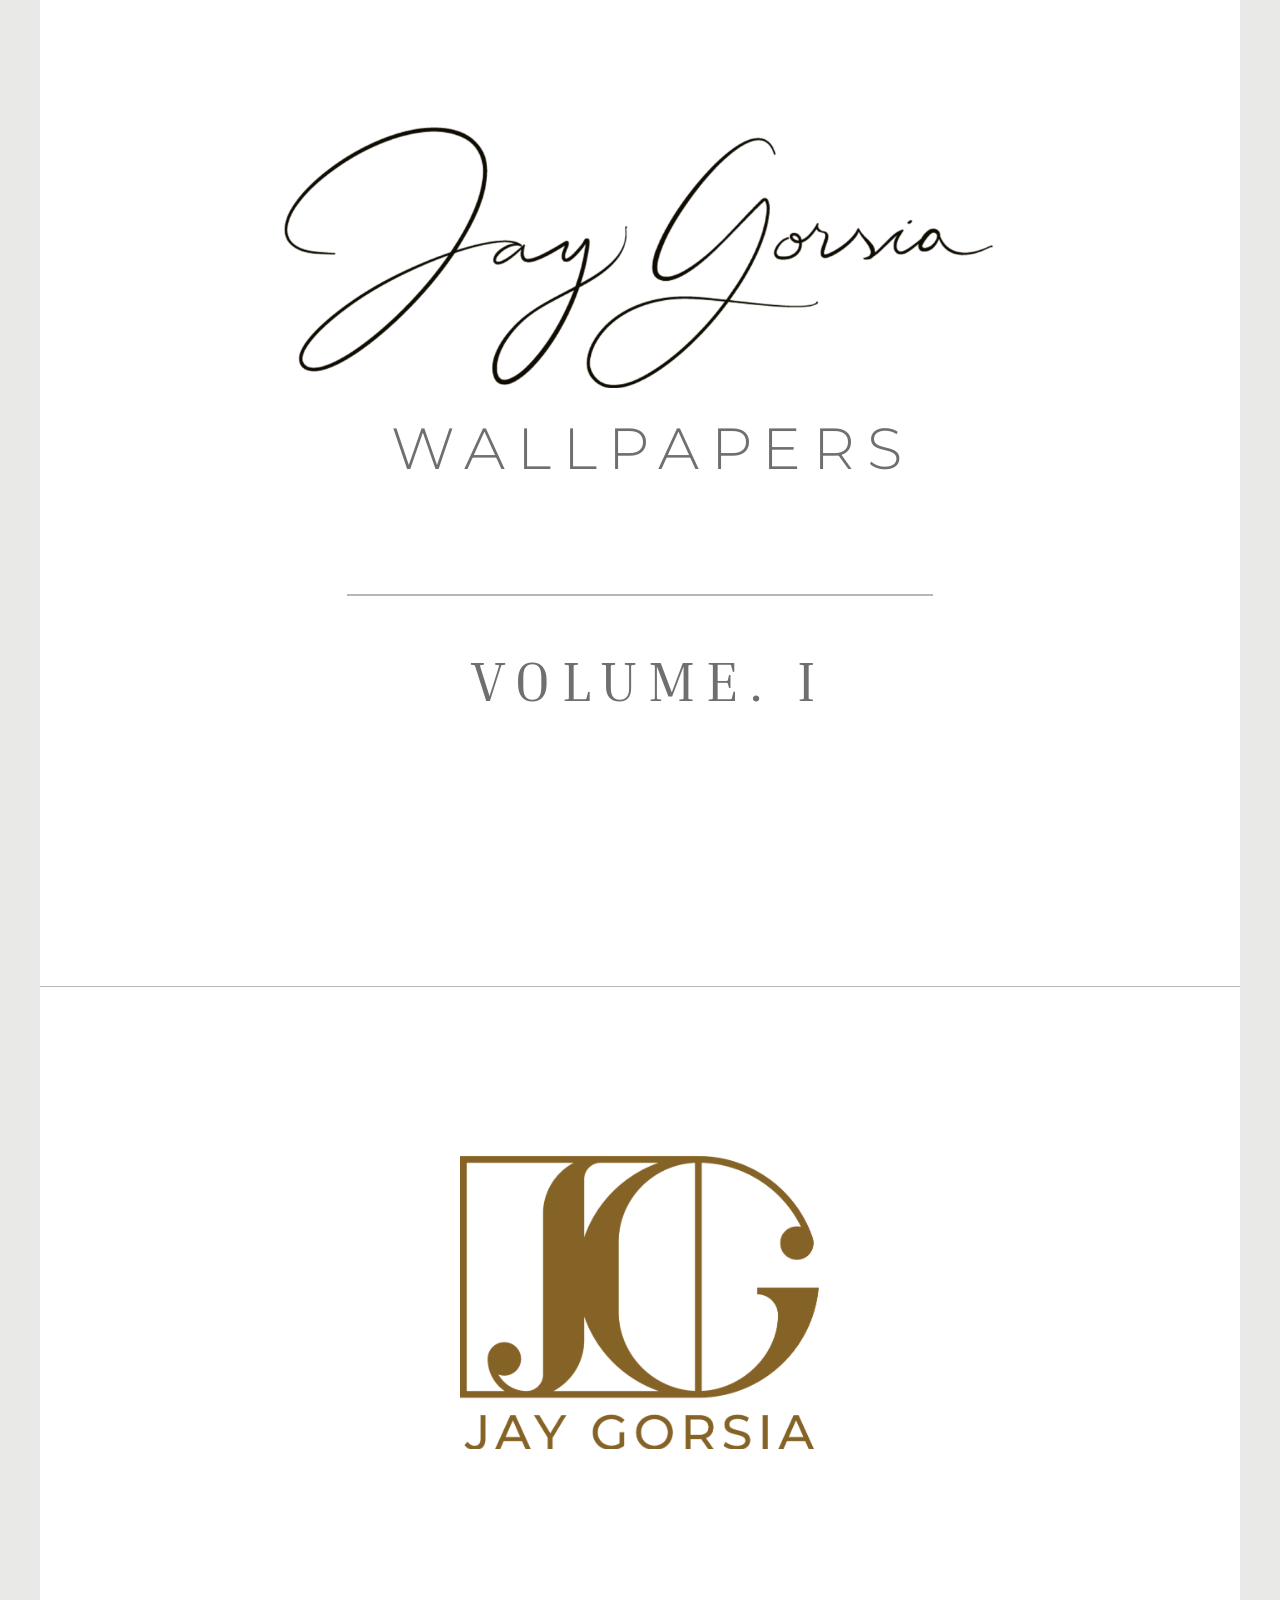
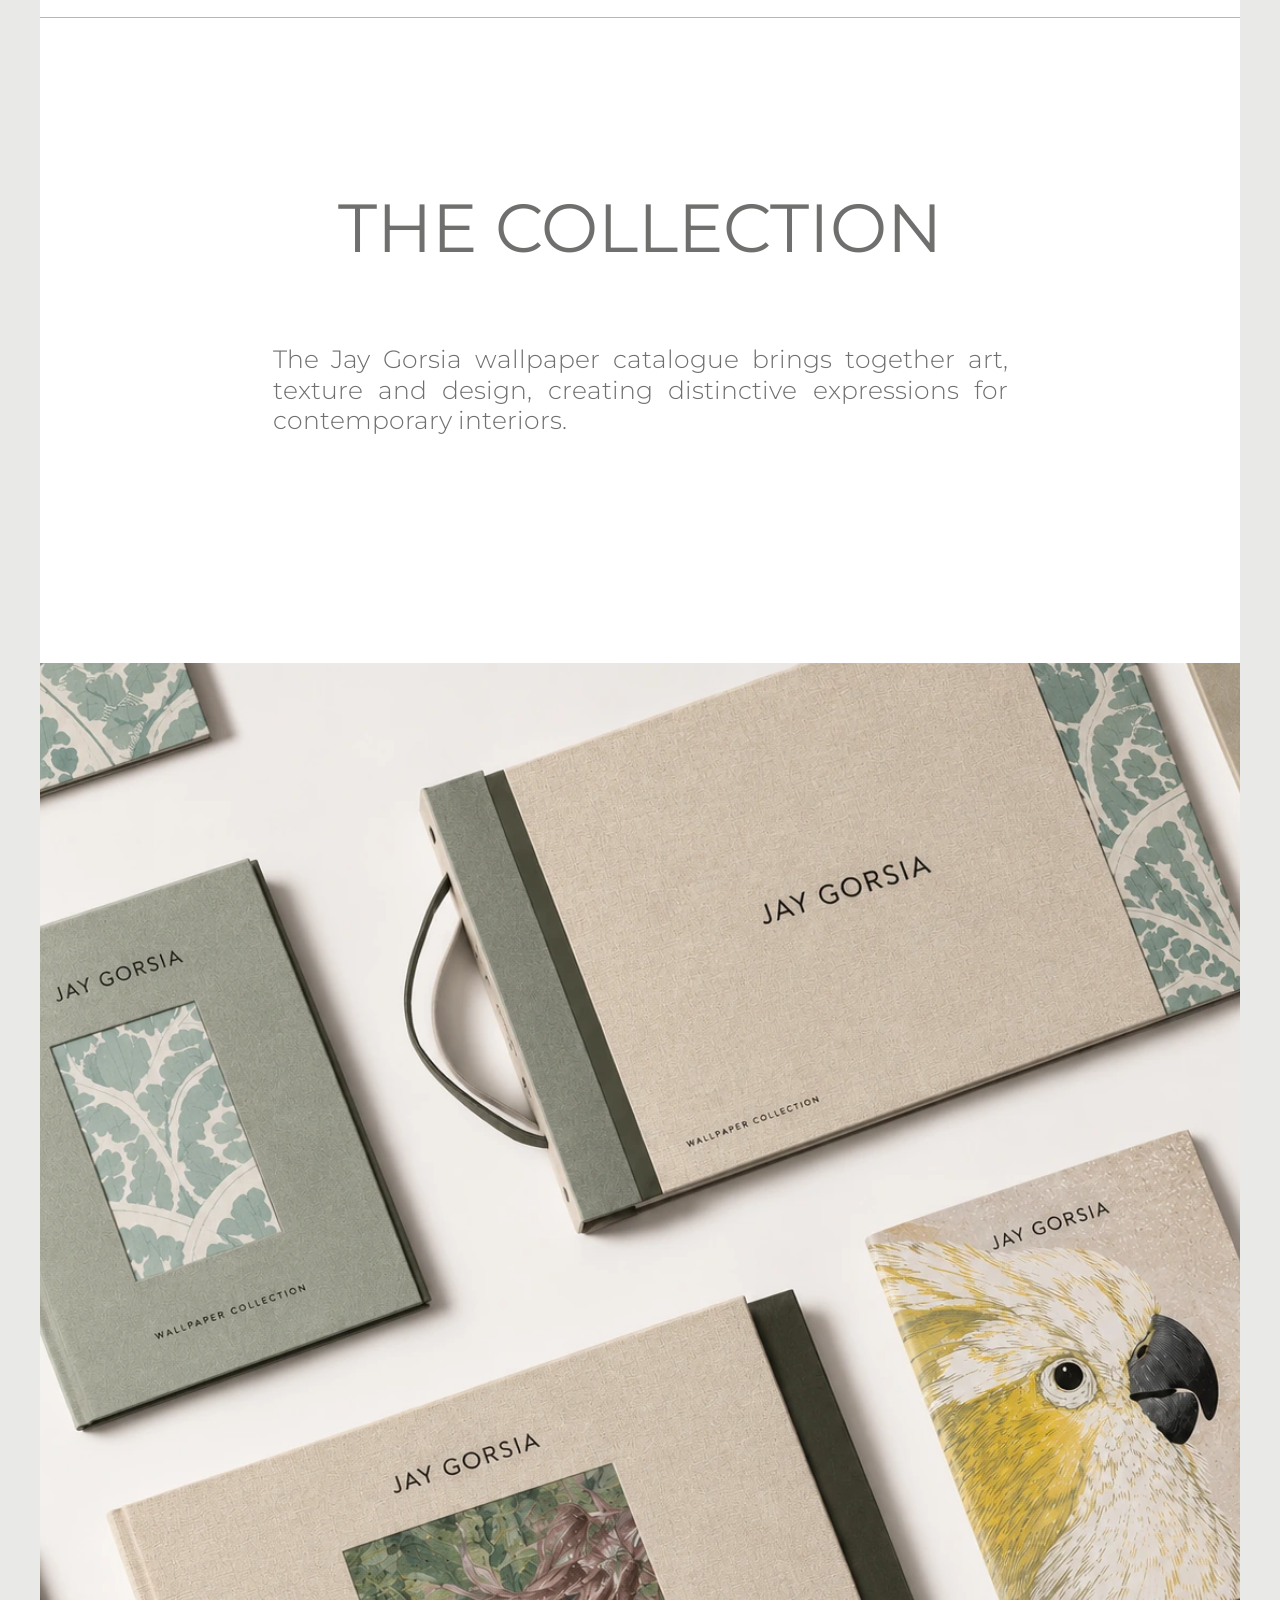
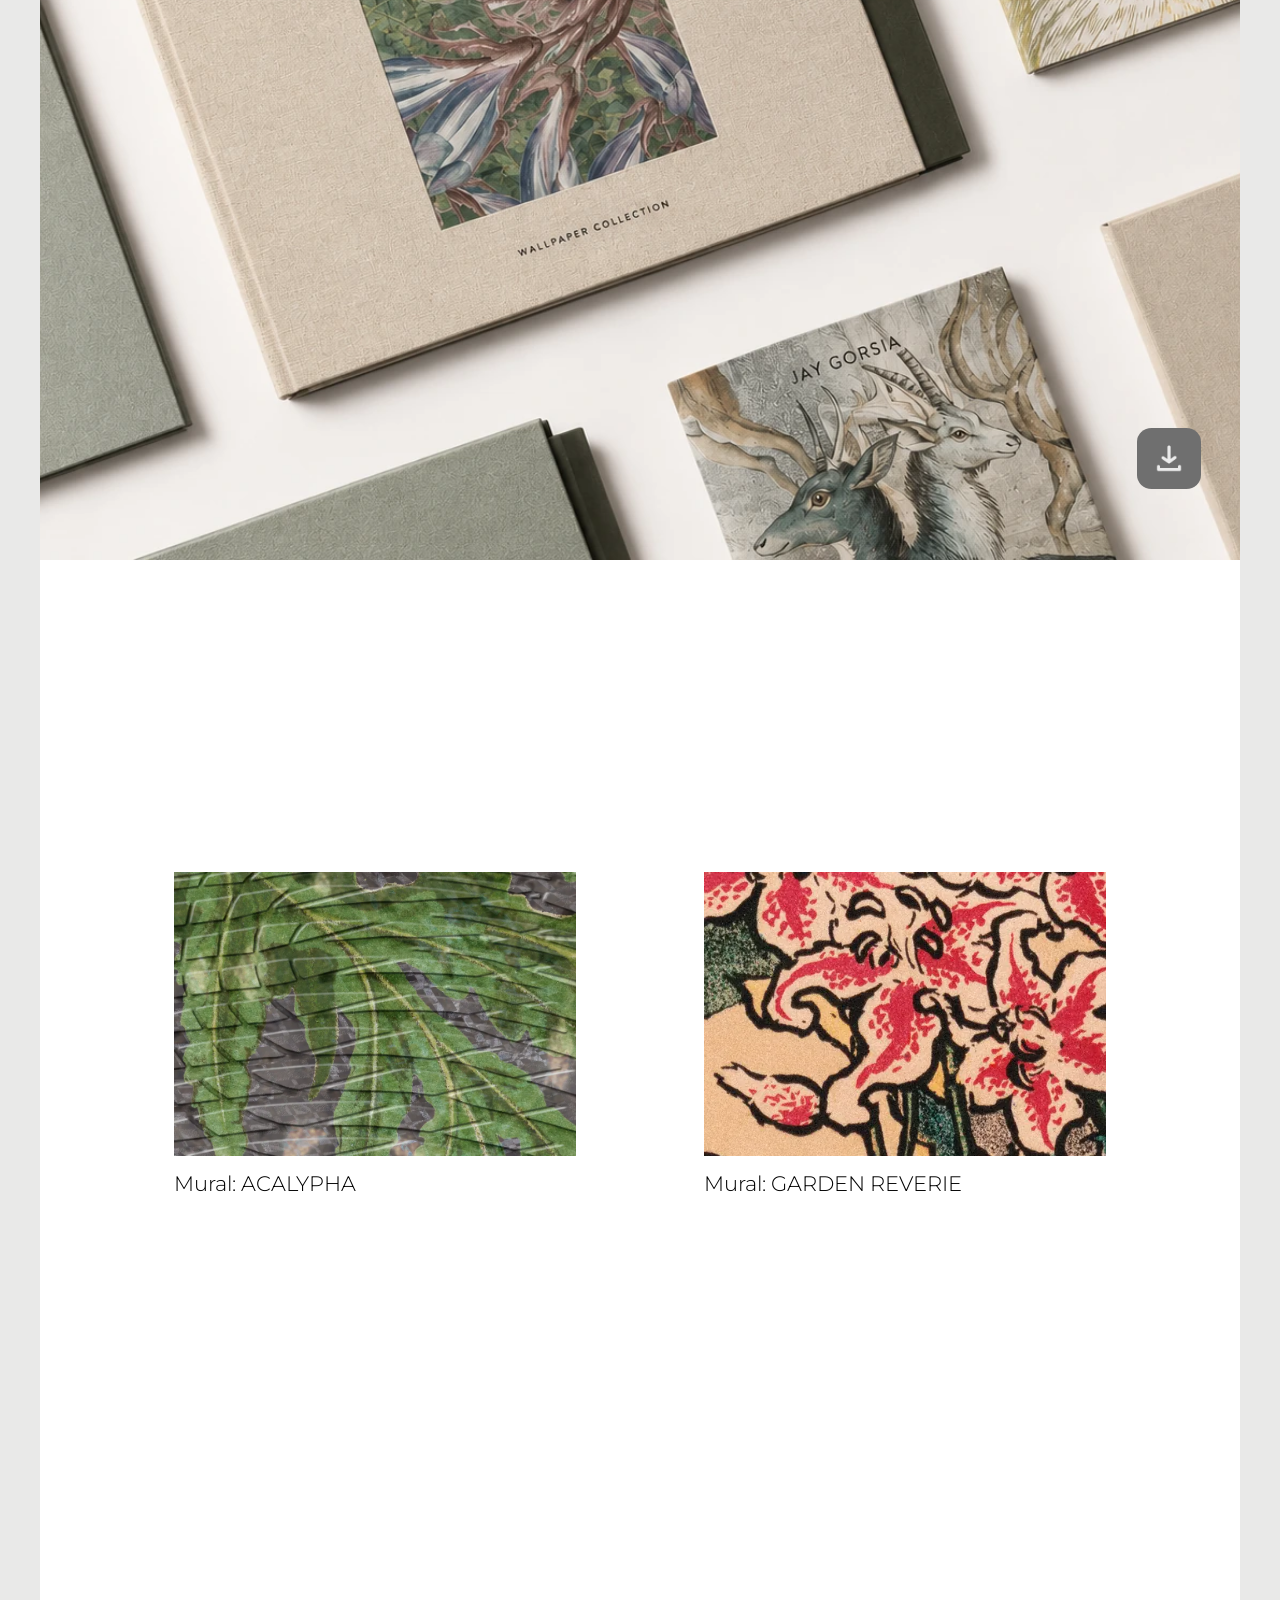
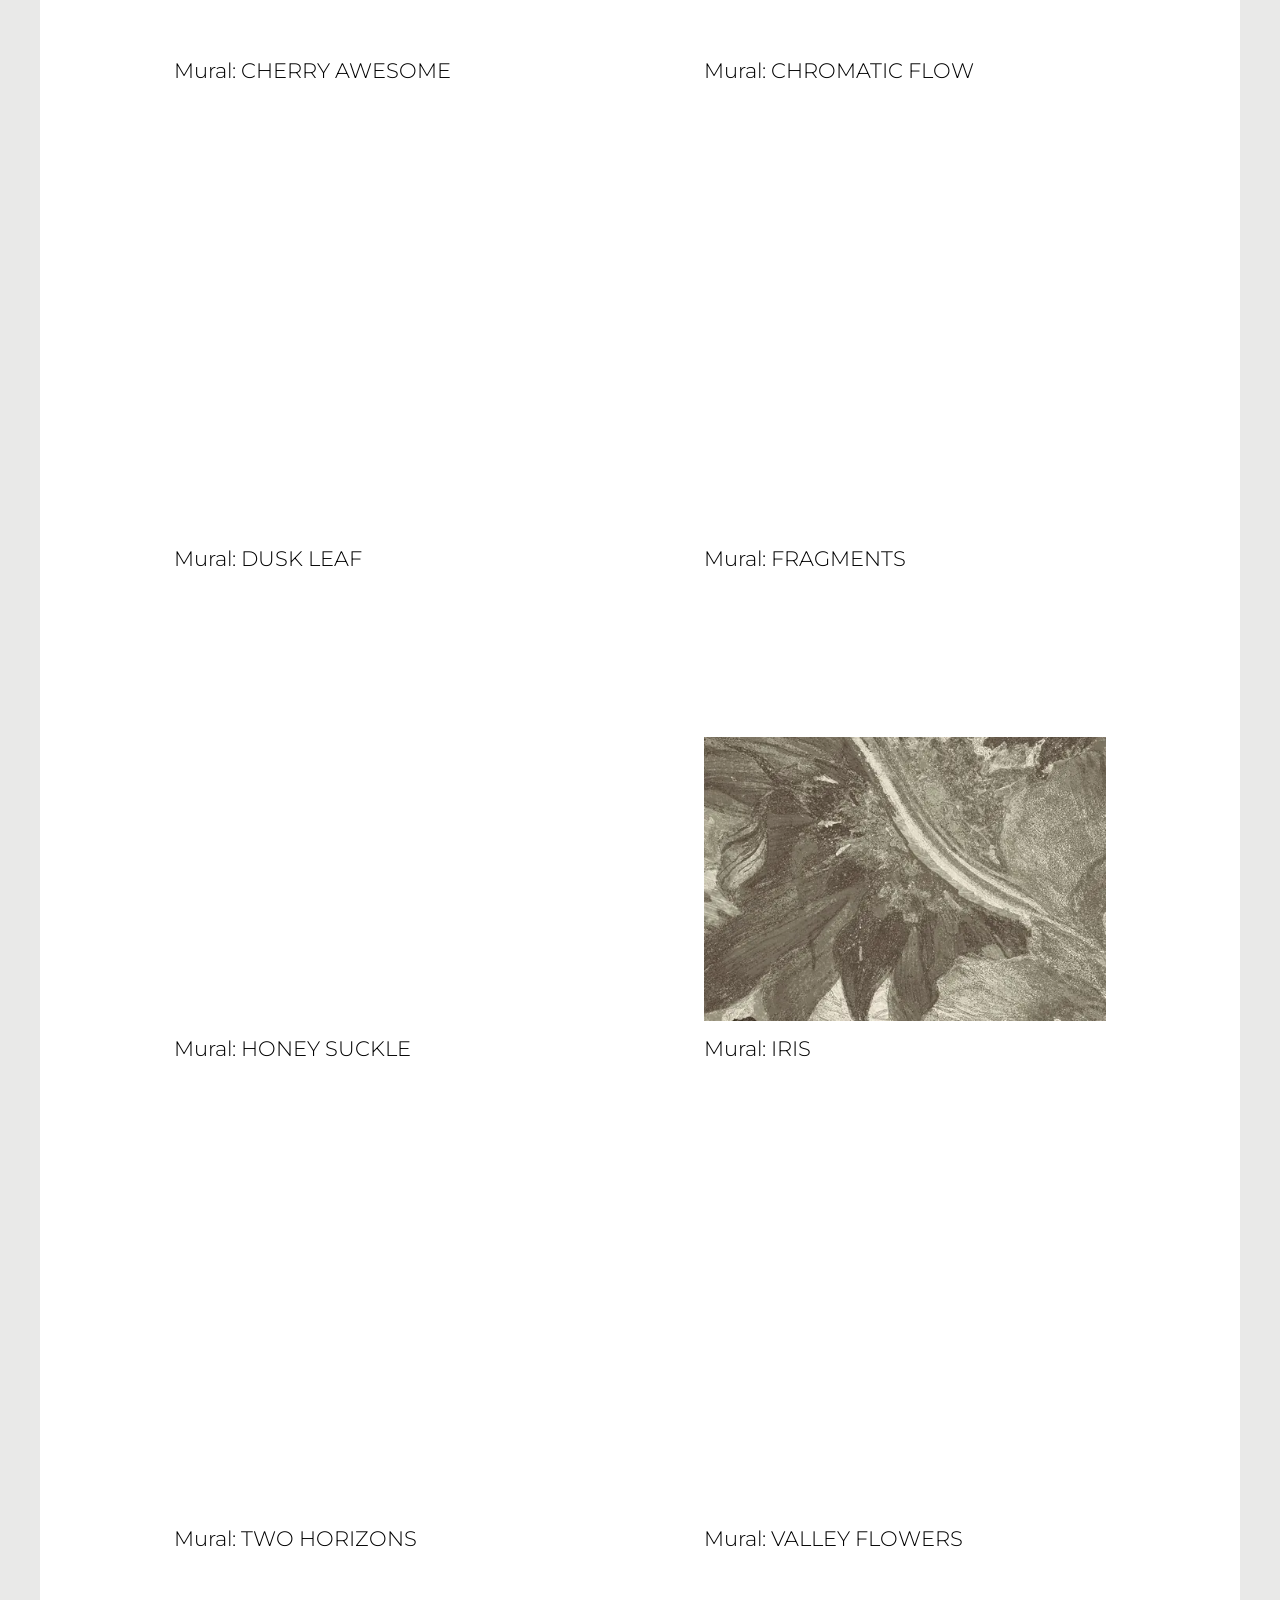
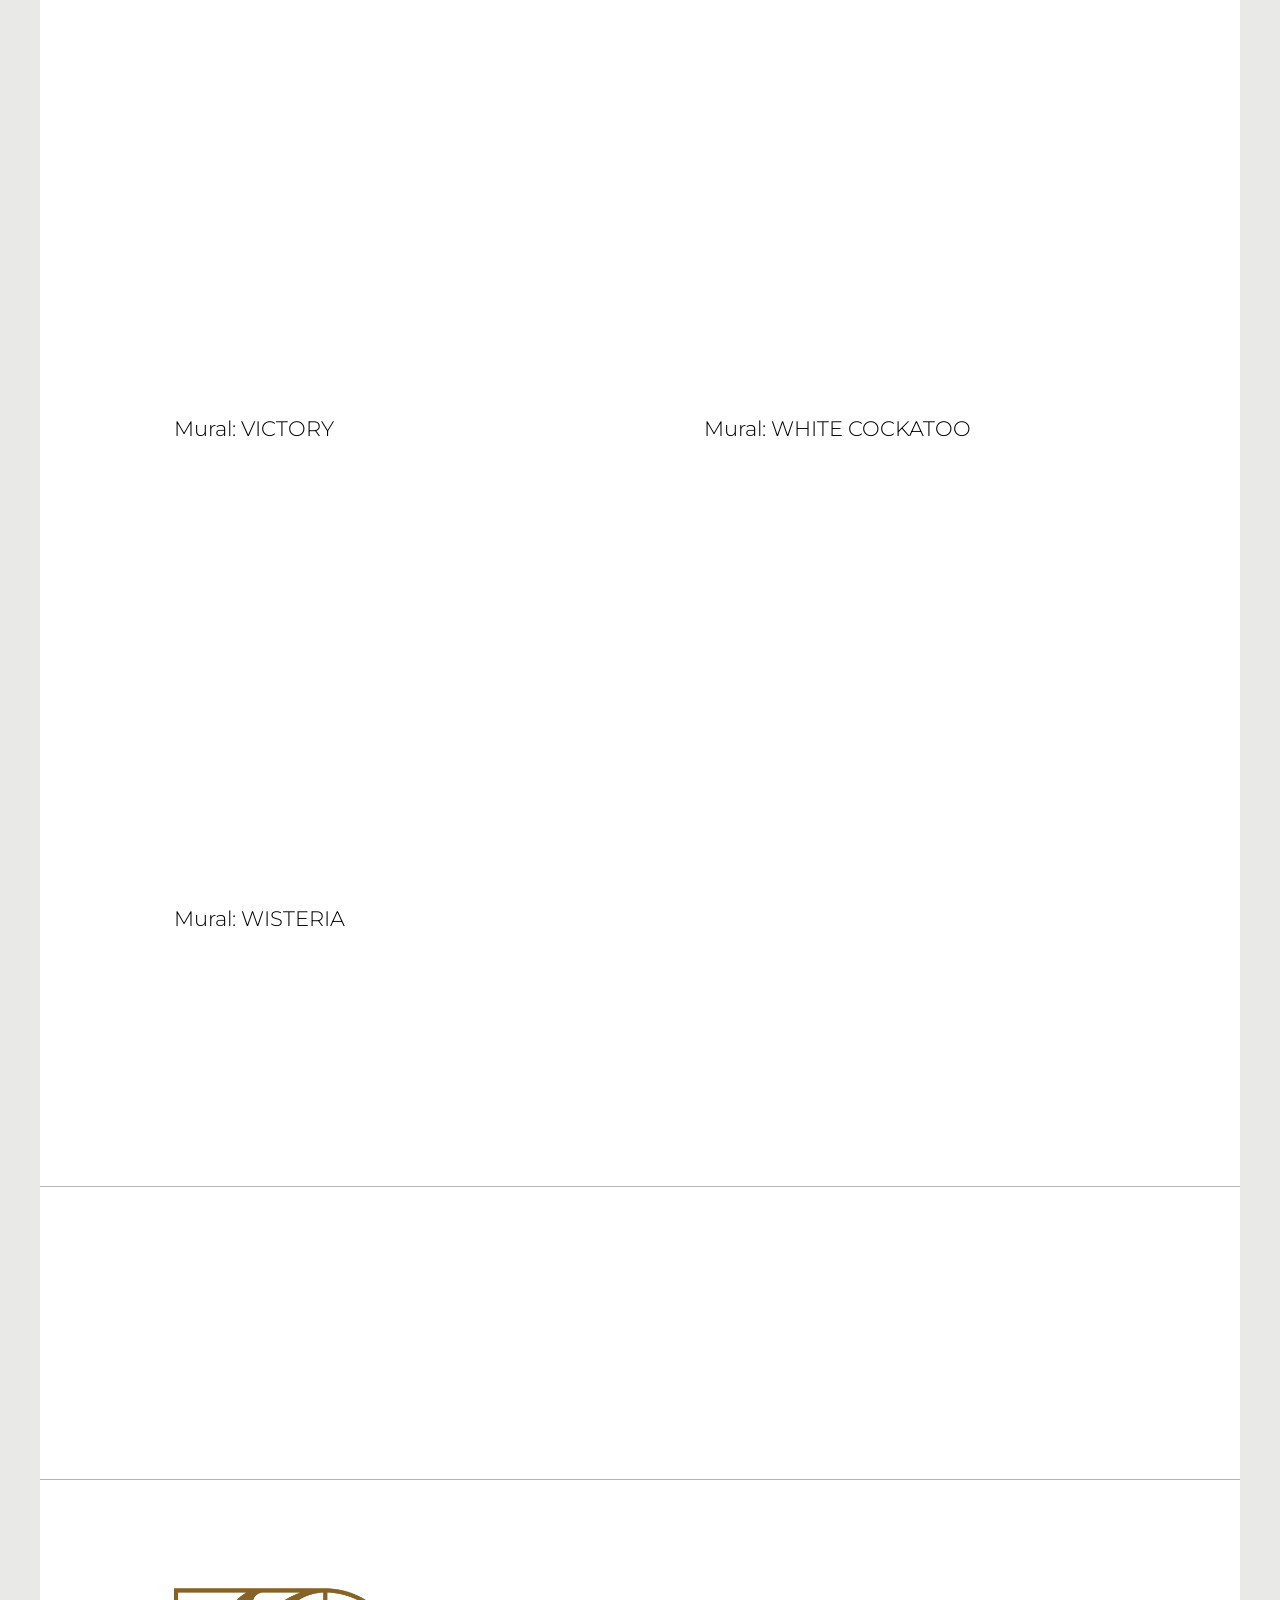
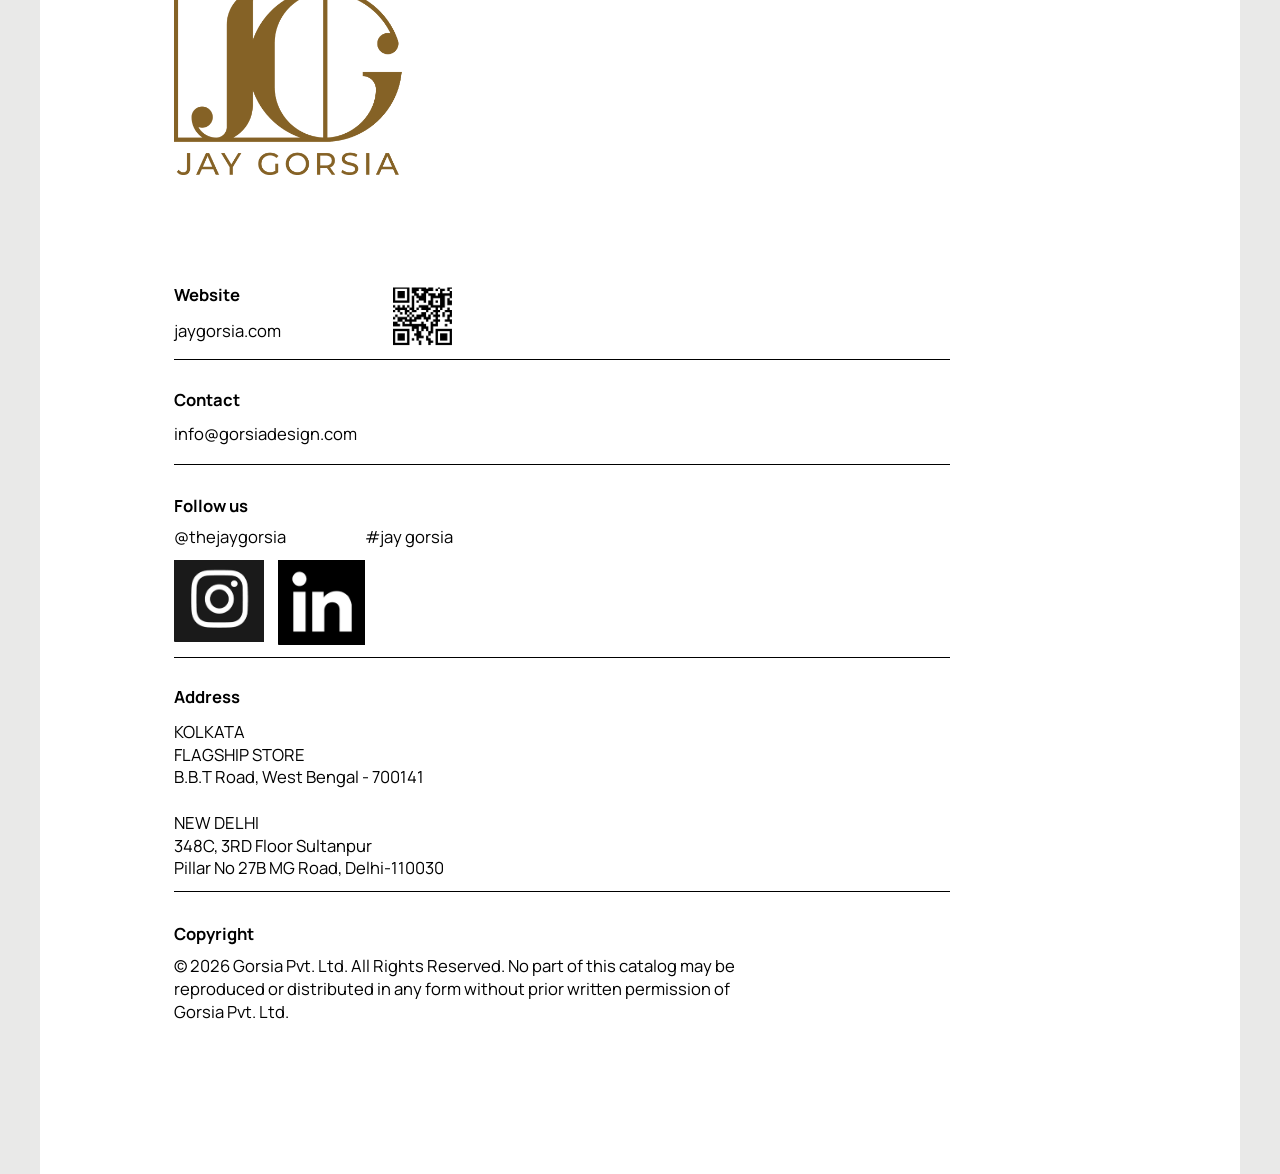
<file: index.html>
<!DOCTYPE html>
<html lang="en"><head><meta charset="utf-8">
<meta name="viewport" content="width=device-width, initial-scale=1">
<title>Jay Gorsia – Wallpapers Volume I</title>
<link href="https://fonts.googleapis.com/css2?family=Inria+Serif&family=Manrope:wght@400;700&family=Montserrat:wght@300;400;500;700&display=swap" rel="stylesheet">
<link rel="stylesheet" href="assets/style.css">
</head><body>
<main class="page" data-figma="420:1350" style="aspect-ratio:1440/11009">
<div class="i" style="left:19.4444%;top:1.2717%;width:61.0417%;height:3.0975%"><img alt="" class="f" src="images/23c9ce2b-892c-46b5-8062-281d87b33903.webp" decoding="async" fetchpriority="high"></div>
<div class="t c" style="left:28.2639%;top:4.4782%;width:43.4722%;--fs:70;line-height:1.3;font-weight:300;letter-spacing:calc(14*100cqw/1440);padding-left:calc(14*100cqw/1440)">WALLPAPERS</div>
<div class="hr t2" style="left:25.5903%;top:6.4765%;width:48.8194%;height:0%"></div>
<div class="t c" style="left:35%;top:7.1487%;width:29.9306%;--fs:66;line-height:0.8788;font-family:'Inria Serif',serif;letter-spacing:calc(13.2*100cqw/1440);padding-left:calc(13.2*100cqw/1440)">VOLUME. I</div>
<div class="i" style="left:35%;top:12.5715%;width:30%;height:3.2246%"><img alt="" style="width:200%;height:263.15%;left:0%;top:-162.78%" src="images/853ff2c4-60c0-4424-809c-5003fb65309c.webp" loading="lazy" decoding="async"></div>
<div class="hr g" style="left:0%;top:10.7458%;width:100%;height:0%"></div>
<div class="hr g" style="left:0%;top:17.6219%;width:100%;height:0%"></div>
<div class="t c" style="left:24.6528%;top:19.4659%;width:50.6944%;--fs:82;line-height:1.2195">THE COLLECTION</div>
<div class="t w" style="left:19.375%;top:21.1918%;width:61.3194%;--fs:30;line-height:1.22;font-weight:300;text-align:justify">The Jay Gorsia wallpaper catalogue brings together art, texture and design, creating distinctive expressions for contemporary interiors.</div>
<div class="i" style="left:-0.5556%;top:24.6707%;width:101.1806%;height:16.3139%"><img alt="" class="f" src="images/87715d01-2c2b-4b07-98b5-e61562e1ed6d.webp" loading="lazy" decoding="async"></div>
<a class="dl" href="https://drive.google.com/uc?export=download&amp;id=1QWa1HfoddN3hFXdn2LcQixtYmQaz7sWo" target="_blank" rel="noopener" aria-label="Download catalogue" style="left:91.4583%;top:39.5495%;width:5.2778%;height:0.6631%"><img alt="" src="images/b407b66a-8b2a-4111-a132-93a435c01e8e.webp" loading="lazy" decoding="async"></a>
<a class="i card n" href="acalypha.html" style="left:11.1806%;top:44.3819%;width:33.4722%;height:3.0975%"><img alt="Mural: ACALYPHA" class="on f" src="images/cfe7c189-5270-4c93-b848-9a09ae7465a5.webp" loading="lazy" decoding="async"><img alt="Mural: ACALYPHA" class=" f" src="images/1df79ac5-fc1e-413b-85e4-016306f96045.webp" loading="lazy" decoding="async"><img alt="Mural: ACALYPHA" class=" f" src="images/ac096f0c-2b6f-4200-b04c-07e3a1f7e63f.webp" loading="lazy" decoding="async"><img alt="Mural: ACALYPHA" class=" f" src="images/5efbd76c-5779-416f-87dc-836120c9e56c.webp" loading="lazy" decoding="async"></a>
<a class="t k cap" href="acalypha.html" style="left:11.1806%;top:47.6428%;width:27.7778%;height:0.2725%;--fs:25;font-weight:300;line-height:1.2">Mural: ACALYPHA</a>
<a class="i card n" href="garden-reverie.html" style="left:55.3472%;top:44.3819%;width:33.4722%;height:3.0975%"><img alt="Mural: GARDEN REVERIE" class="on f" src="images/7a3cf456-91f6-4056-a3ab-d70873ea2ec3.webp" loading="lazy" decoding="async"><img alt="Mural: GARDEN REVERIE" class=" f" src="images/d2fbe34b-9eb2-4ce7-a45f-ae784b051e21.webp" loading="lazy" decoding="async"><img alt="Mural: GARDEN REVERIE" class=" f" src="images/0db04ead-8ddb-4a66-8733-a4a84fda5cee.webp" loading="lazy" decoding="async"><img alt="Mural: GARDEN REVERIE" class=" f" src="images/149c5cf3-d345-45b5-915f-3c451a5399be.webp" loading="lazy" decoding="async"><img alt="Mural: GARDEN REVERIE" class=" f" src="images/1fd52c4d-d332-42a4-ab4d-0cd2121f549f.webp" loading="lazy" decoding="async"></a>
<a class="t k cap" href="garden-reverie.html" style="left:55.3472%;top:47.6428%;width:27.7778%;height:0.2725%;--fs:25;font-weight:300;line-height:1.2">Mural: GARDEN REVERIE</a>
<a class="i card n" href="cherry-awesome.html" style="left:11.1806%;top:49.6957%;width:33.4722%;height:3.0975%"><img alt="Mural: CHERRY AWESOME" class="on f" src="images/ce2f4a40-c9f8-4f60-8ba8-ca0360d97f30.webp" loading="lazy" decoding="async"><img alt="Mural: CHERRY AWESOME" class=" f" src="images/home-cherry-awesome-3.webp" loading="lazy" decoding="async"><img alt="Mural: CHERRY AWESOME" class=" f" src="images/home-cherry-awesome-2.webp" loading="lazy" decoding="async"><img alt="Mural: CHERRY AWESOME" class=" f" src="images/home-cherry-awesome-4.webp" loading="lazy" decoding="async"><img alt="Mural: CHERRY AWESOME" class=" f" src="images/home-cherry-awesome-5.webp" loading="lazy" decoding="async"></a>
<a class="t k cap" href="cherry-awesome.html" style="left:11.1806%;top:52.9567%;width:27.7778%;height:0.2725%;--fs:25;font-weight:300;line-height:1.2">Mural: CHERRY AWESOME</a>
<a class="i card n" href="chromatic-flow.html" style="left:55.3472%;top:49.6957%;width:33.4722%;height:3.0975%"><img alt="Mural: CHROMATIC FLOW" class="on f" src="images/4635f3d6-a781-486b-8575-b647929ec094.webp" loading="lazy" decoding="async"><img alt="Mural: CHROMATIC FLOW" class=" f" src="images/home-chromatic-flow-3.webp" loading="lazy" decoding="async"><img alt="Mural: CHROMATIC FLOW" class=" f" src="images/home-chromatic-flow-2.webp" loading="lazy" decoding="async"><img alt="Mural: CHROMATIC FLOW" class=" f" src="images/home-chromatic-flow-4.webp" loading="lazy" decoding="async"><img alt="Mural: CHROMATIC FLOW" class="" style="width:100%;height:199.92%;left:0%;top:0.06%" src="images/home-chromatic-flow-5.webp" loading="lazy" decoding="async"></a>
<a class="t k cap" href="chromatic-flow.html" style="left:55.3472%;top:52.9567%;width:27.7778%;height:0.2725%;--fs:25;font-weight:300;line-height:1.2">Mural: CHROMATIC FLOW</a>
<a class="i card n" href="dusk-leaf.html" style="left:11.1806%;top:55.0095%;width:33.4722%;height:3.0975%"><img alt="Mural: DUSK LEAF" class="on f" src="images/5eac0f0f-a72e-4e60-b4d9-a7c19cb975c4.webp" loading="lazy" decoding="async"><img alt="Mural: DUSK LEAF" class=" f" src="images/home-dusk-leaf-2.webp" loading="lazy" decoding="async"><img alt="Mural: DUSK LEAF" class=" f" src="images/home-dusk-leaf-3.webp" loading="lazy" decoding="async"><img alt="Mural: DUSK LEAF" class=" f" src="images/home-dusk-leaf-4.webp" loading="lazy" decoding="async"><img alt="Mural: DUSK LEAF" class="" style="width:100%;height:199.92%;left:0%;top:0.06%" src="images/home-dusk-leaf-5.webp" loading="lazy" decoding="async"></a>
<a class="t k cap" href="dusk-leaf.html" style="left:11.1806%;top:58.2705%;width:27.7778%;height:0.2725%;--fs:25;font-weight:300;line-height:1.2">Mural: DUSK LEAF</a>
<a class="i card n" href="fragments.html" style="left:55.3472%;top:55.0095%;width:33.4722%;height:3.0975%"><img alt="Mural: FRAGMENTS" class="on f" src="images/c4ae5858-0493-4a80-a9a3-08d4b322aaba.webp" loading="lazy" decoding="async"><img alt="Mural: FRAGMENTS" class=" f" src="images/home-fragments-3.webp" loading="lazy" decoding="async"><img alt="Mural: FRAGMENTS" class=" f" src="images/home-fragments-2.webp" loading="lazy" decoding="async"><img alt="Mural: FRAGMENTS" class=" f" src="images/home-fragments-4.webp" loading="lazy" decoding="async"><img alt="Mural: FRAGMENTS" class="" style="width:100%;height:199.92%;left:0%;top:0.06%" src="images/home-fragments-5.webp" loading="lazy" decoding="async"></a>
<a class="t k cap" href="fragments.html" style="left:55.3472%;top:58.2705%;width:27.7778%;height:0.2725%;--fs:25;font-weight:300;line-height:1.2">Mural: FRAGMENTS</a>
<a class="i card n" href="honey-suckle.html" style="left:11.1806%;top:60.3506%;width:33.4722%;height:3.0975%"><img alt="Mural: HONEY SUCKLE" class="on f" src="images/315202d8-008a-469a-9e88-7138e0352b56.webp" loading="lazy" decoding="async"><img alt="Mural: HONEY SUCKLE" class=" f" src="images/home-honey-suckle-3.webp" loading="lazy" decoding="async"><img alt="Mural: HONEY SUCKLE" class=" f" src="images/home-honey-suckle-2.webp" loading="lazy" decoding="async"><img alt="Mural: HONEY SUCKLE" class=" f" src="images/home-honey-suckle-4.webp" loading="lazy" decoding="async"></a>
<a class="t k cap" href="honey-suckle.html" style="left:11.1806%;top:63.6116%;width:27.7778%;height:0.2725%;--fs:25;font-weight:300;line-height:1.2">Mural: HONEY SUCKLE</a>
<a class="i card n" href="iris.html" style="left:55.3472%;top:60.3506%;width:33.4722%;height:3.0975%"><img alt="Mural: IRIS" class="on" style="width:100%;height:199.92%;left:0%;top:-69.55%" src="images/a4b55997-7ce8-484b-819f-259c1f8b2a31.webp" loading="lazy" decoding="async"><img alt="Mural: IRIS" class=" f" src="images/home-iris-2.webp" loading="lazy" decoding="async"><img alt="Mural: IRIS" class=" f" src="images/home-iris-3.webp" loading="lazy" decoding="async"><img alt="Mural: IRIS" class=" f" src="images/home-iris-4.webp" loading="lazy" decoding="async"><img alt="Mural: IRIS" class="" style="width:100%;height:199.92%;left:0%;top:0.06%" src="images/home-iris-5.webp" loading="lazy" decoding="async"></a>
<a class="t k cap" href="iris.html" style="left:55.3472%;top:63.6116%;width:27.7778%;height:0.2725%;--fs:25;font-weight:300;line-height:1.2">Mural: IRIS</a>
<a class="i card n" href="two-horizons.html" style="left:11.1806%;top:65.6917%;width:33.4722%;height:3.0975%"><img alt="Mural: TWO HORIZONS" class="on f" src="images/062d09b5-dde5-4e31-bc39-70dbf01bbb7e.webp" loading="lazy" decoding="async"><img alt="Mural: TWO HORIZONS" class=" f" src="images/home-two-horizons-3.webp" loading="lazy" decoding="async"><img alt="Mural: TWO HORIZONS" class=" f" src="images/home-two-horizons-2.webp" loading="lazy" decoding="async"><img alt="Mural: TWO HORIZONS" class=" f" src="images/home-two-horizons-4.webp" loading="lazy" decoding="async"><img alt="Mural: TWO HORIZONS" class="" style="width:100%;height:199.92%;left:0%;top:0.06%" src="images/home-two-horizons-5.webp" loading="lazy" decoding="async"></a>
<a class="t k cap" href="two-horizons.html" style="left:11.1806%;top:68.9527%;width:27.7778%;height:0.2725%;--fs:25;font-weight:300;line-height:1.2">Mural: TWO HORIZONS</a>
<a class="i card n" href="valley-flowers.html" style="left:55.3472%;top:65.6917%;width:33.4722%;height:3.0975%"><img alt="Mural: VALLEY FLOWERS" class="on" style="width:100%;height:199.92%;left:0%;top:-0.04%" src="images/6341e89f-7ff2-465a-861e-50ff03874382.webp" loading="lazy" decoding="async"><img alt="Mural: VALLEY FLOWERS" class=" f" src="images/home-valley-flowers-3.webp" loading="lazy" decoding="async"><img alt="Mural: VALLEY FLOWERS" class=" f" src="images/home-valley-flowers-2.webp" loading="lazy" decoding="async"><img alt="Mural: VALLEY FLOWERS" class=" f" src="images/home-valley-flowers-4.webp" loading="lazy" decoding="async"><img alt="Mural: VALLEY FLOWERS" class="" style="width:100%;height:199.92%;left:0%;top:0.06%" src="images/home-valley-flowers-5.webp" loading="lazy" decoding="async"></a>
<a class="t k cap" href="valley-flowers.html" style="left:55.3472%;top:68.9527%;width:27.7778%;height:0.2725%;--fs:25;font-weight:300;line-height:1.2">Mural: VALLEY FLOWERS</a>
<a class="i card n" href="victory.html" style="left:11.1806%;top:71.0328%;width:33.4722%;height:3.0975%"><img alt="Mural: VICTORY" class="on f" src="images/60eceaf9-be27-4118-9b6e-b3d3b4727620.webp" loading="lazy" decoding="async"><img alt="Mural: VICTORY" class=" f" src="images/home-victory-3.webp" loading="lazy" decoding="async"><img alt="Mural: VICTORY" class=" f" src="images/home-victory-2.webp" loading="lazy" decoding="async"><img alt="Mural: VICTORY" class=" f" src="images/home-victory-4.webp" loading="lazy" decoding="async"></a>
<a class="t k cap" href="victory.html" style="left:11.1806%;top:74.2938%;width:27.7778%;height:0.2725%;--fs:25;font-weight:300;line-height:1.2">Mural: VICTORY</a>
<a class="i card n" href="white-cockatoo.html" style="left:55.3472%;top:71.0328%;width:33.4722%;height:3.0975%"><img alt="Mural: WHITE COCKATOO" class="on f" src="images/324b3809-241f-411a-a2da-e6f34ddf2330.webp" loading="lazy" decoding="async"><img alt="Mural: WHITE COCKATOO" class=" f" src="images/home-white-cockatoo-3.webp" loading="lazy" decoding="async"><img alt="Mural: WHITE COCKATOO" class=" f" src="images/home-white-cockatoo-2.webp" loading="lazy" decoding="async"><img alt="Mural: WHITE COCKATOO" class=" f" src="images/home-white-cockatoo-4.webp" loading="lazy" decoding="async"><img alt="Mural: WHITE COCKATOO" class=" f" src="images/home-white-cockatoo-5.webp" loading="lazy" decoding="async"></a>
<a class="t k cap" href="white-cockatoo.html" style="left:55.3472%;top:74.2938%;width:27.7778%;height:0.2725%;--fs:25;font-weight:300;line-height:1.2">Mural: WHITE COCKATOO</a>
<a class="i card n" href="wisteria.html" style="left:11.1806%;top:76.3739%;width:33.4722%;height:3.0975%"><img alt="Mural: WISTERIA" class="on f" src="images/e46f74dc-594f-4e1a-8f4c-22fc22f63abe.webp" loading="lazy" decoding="async"><img alt="Mural: WISTERIA" class="" style="width:100%;height:199.92%;left:0%;top:-86.28%" src="images/home-wisteria-3.webp" loading="lazy" decoding="async"><img alt="Mural: WISTERIA" class=" f" src="images/home-wisteria-2.webp" loading="lazy" decoding="async"><img alt="Mural: WISTERIA" class=" f" src="images/home-wisteria-4.webp" loading="lazy" decoding="async"><img alt="Mural: WISTERIA" class=" f" src="images/home-wisteria-5.webp" loading="lazy" decoding="async"></a>
<a class="t k cap" href="wisteria.html" style="left:11.1806%;top:79.6348%;width:27.7778%;height:0.2725%;--fs:25;font-weight:300;line-height:1.2">Mural: WISTERIA</a>
<div class="hr g" style="left:0%;top:82.6869%;width:100%;height:0%"></div>
<div class="hr g" style="left:0%;top:85.8843%;width:100%;height:0%"></div>
<div class="i" style="left:11.1806%;top:87.056%;width:19.0278%;height:2.0529%"><img alt="" style="width:200.2%;height:262.43%;left:-0.1%;top:-162.43%" src="images/853ff2c4-60c0-4424-809c-5003fb65309c.webp" loading="lazy" decoding="async"></div>
<div class="i n" style="left:29.375%;top:90.3352%;width:4.9306%;height:0.6358%;transform:scaleY(-1)"><img alt="QR" class="f" src="images/06fa7504-af35-4e3b-932e-40bd4d989556.png" loading="lazy" decoding="async"></div>
<div class="t k m b" style="left:11.1806%;top:90.2534%;width:22.9167%;--fs:20;line-height:1.8">Website</div>
<div class="t k m" style="left:11.1806%;top:90.6259%;width:13.4028%;--fs:20;line-height:2"><a href="https://jaygorsia.com/intro/" target="_blank" rel="noopener">jaygorsia.com</a></div>
<div class="t k m b" style="left:11.1806%;top:91.4161%;width:22.9167%;--fs:20;line-height:1.6">Contact</div>
<div class="t k m" style="left:11.1806%;top:91.7522%;width:22.9167%;--fs:20;line-height:2.05">info@gorsiadesign.com</div>
<div class="t k m b" style="left:11.1806%;top:92.5606%;width:22.9167%;--fs:20;line-height:1.65">Follow us</div>
<div class="t k m" style="left:11.1806%;top:92.8967%;width:22.9167%;--fs:20;line-height:1.8">@thejaygorsia</div>
<div class="t k m" style="left:27.0833%;top:92.8967%;width:22.9167%;--fs:20;line-height:1.8">#jay gorsia</div>
<a class="i n" href="https://www.instagram.com/thejaygorsia/" target="_blank" rel="noopener" style="left:11.1806%;top:93.3055%;width:7.5139%;height:0.8993%"><img alt="Instagram" style="width:503.97%;height:372.35%;left:-46.86%;top:-50.65%" src="images/953dd919-89e7-4893-8965-abc6da97ef3d.webp" loading="lazy" decoding="async"></a>
<a class="i n" href="https://www.linkedin.com/company/jay-gorsia/posts/" target="_blank" rel="noopener" style="left:19.8611%;top:93.3055%;width:7.2222%;height:0.9265%"><img alt="LinkedIn" style="width:189.29%;height:193.69%;left:-44.64%;top:-48.01%" src="images/f23d51f9-d864-4594-9c83-29731ed79941.webp" loading="lazy" decoding="async"></a>
<div class="t k m b" style="left:11.1806%;top:94.6589%;width:22.9167%;--fs:20;line-height:1.6">Address</div>
<div class="t k m" style="left:11.1806%;top:95.0586%;width:34.0972%;--fs:20;line-height:1.366">KOLKATA
FLAGSHIP STORE
B.B.T Road, West Bengal - 700141

NEW DELHI
348C, 3RD Floor Sultanpur
Pillar No 27B MG Road, Delhi-110030</div>
<div class="t k m b" style="left:11.1806%;top:97.2023%;width:22.9167%;--fs:20;line-height:2.05">Copyright</div>
<div class="t w k m" style="left:11.1806%;top:97.611%;width:49.5139%;--fs:20;line-height:1.366">© 2026 Gorsia Pvt. Ltd. All Rights Reserved. No part of this catalog may be reproduced or distributed in any form without prior written permission of Gorsia Pvt. Ltd.</div>
<div class="hr b" style="left:11.1806%;top:91.1164%;width:64.6528%;height:0%"></div>
<div class="hr b" style="left:11.1806%;top:92.2609%;width:64.6528%;height:0%"></div>
<div class="hr b" style="left:11.1806%;top:94.3682%;width:64.6528%;height:0%"></div>
<div class="hr b" style="left:11.1806%;top:96.9116%;width:64.6528%;height:0%"></div>
</main>
<script>
/* prototype: after 1.5s each card changes to its next image variant */
document.querySelectorAll('.card').forEach(function(c){var im=c.querySelectorAll('img');if(im.length<2)return;var i=0;setInterval(function(){im[i].classList.remove('on');i=(i+1)%im.length;im[i].classList.add('on')},1500)});
/* old #slug links -> slug.html */
if(location.hash.length>1)location.replace(location.hash.slice(1)+'.html');
</script>
</body></html>
</file>
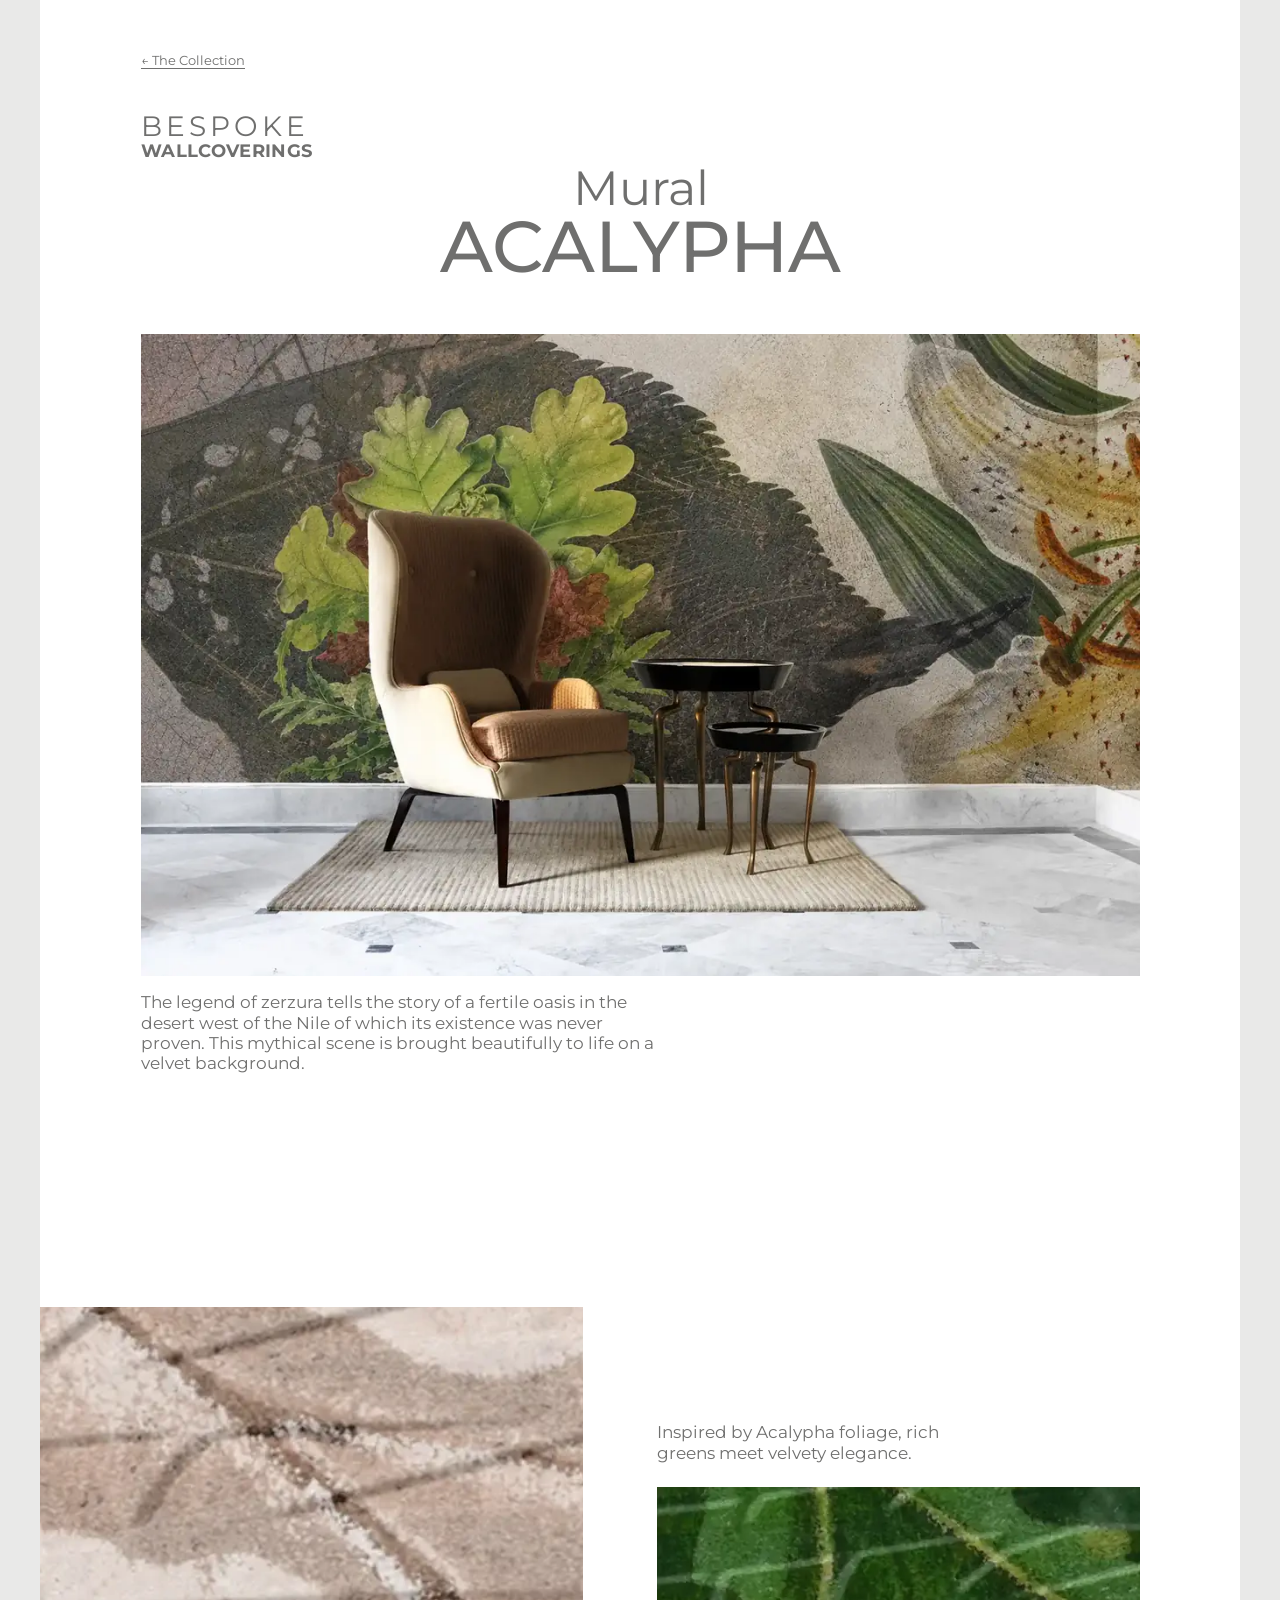
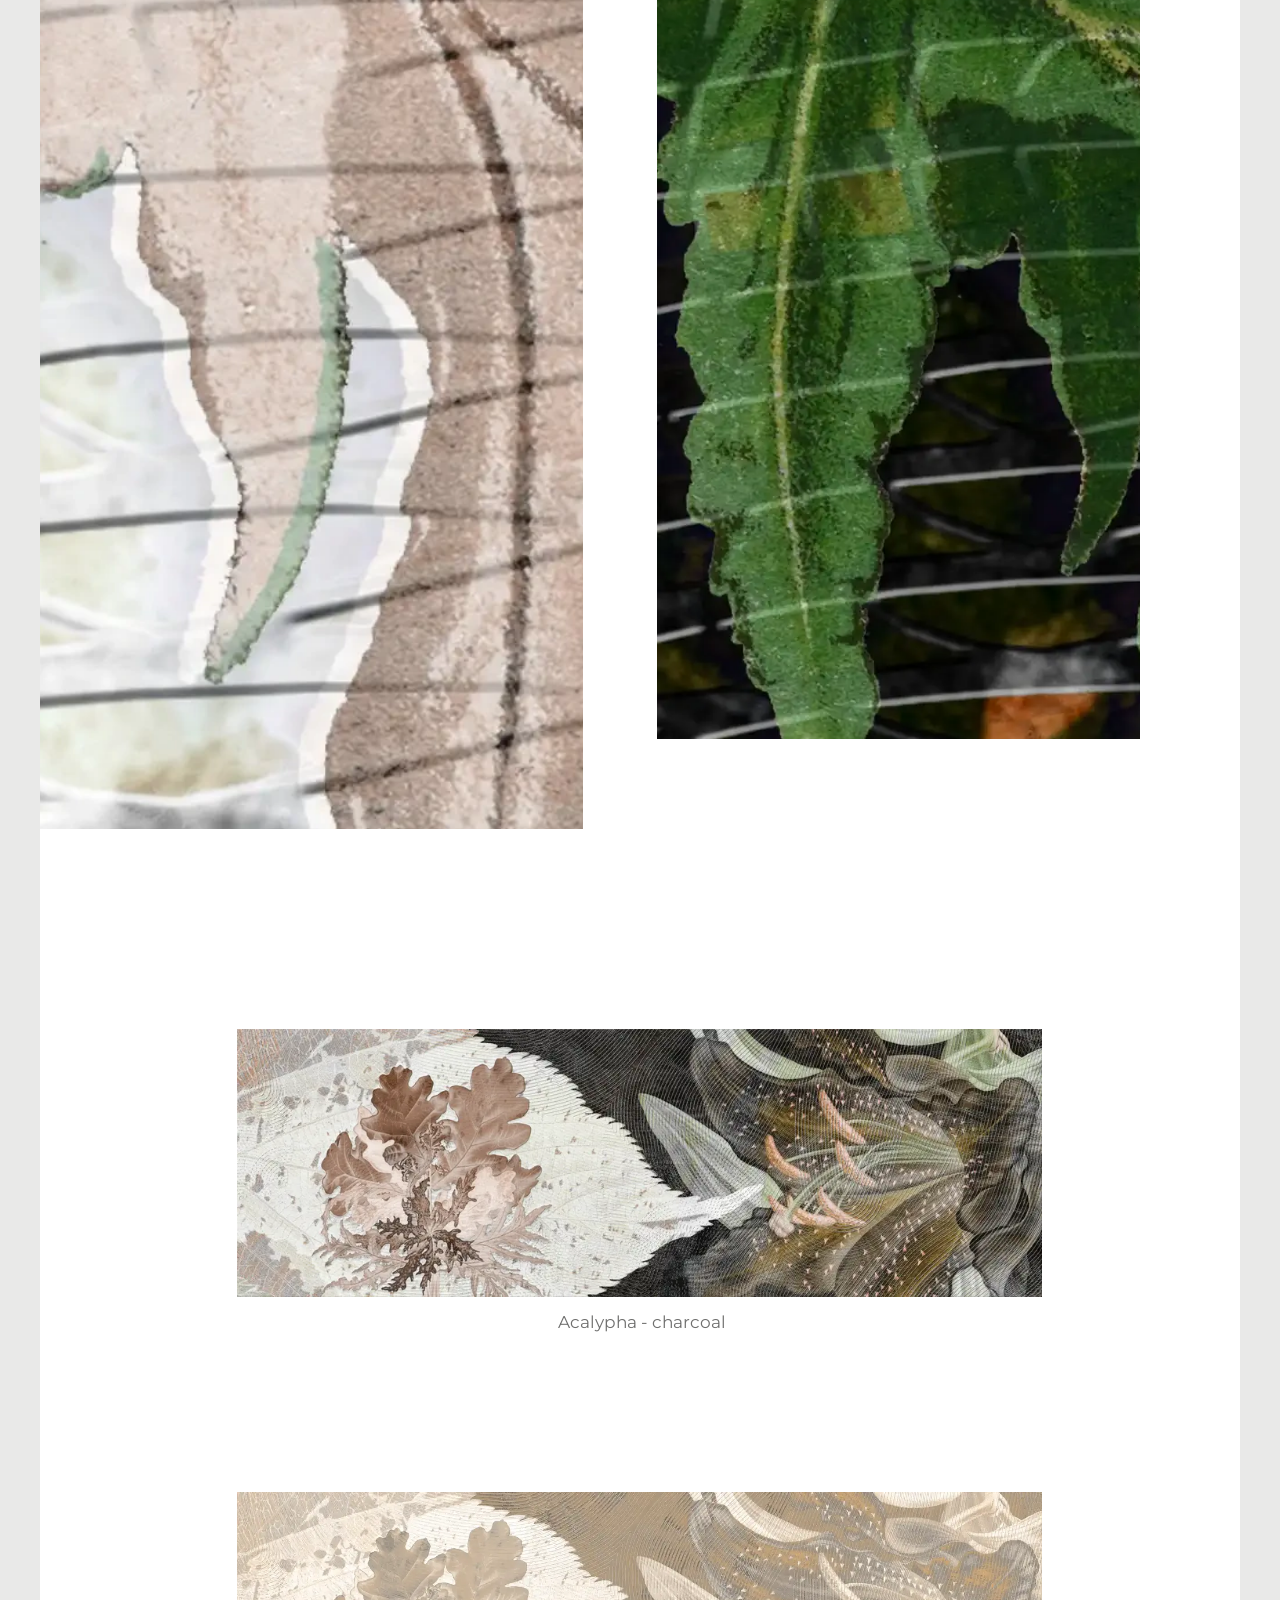
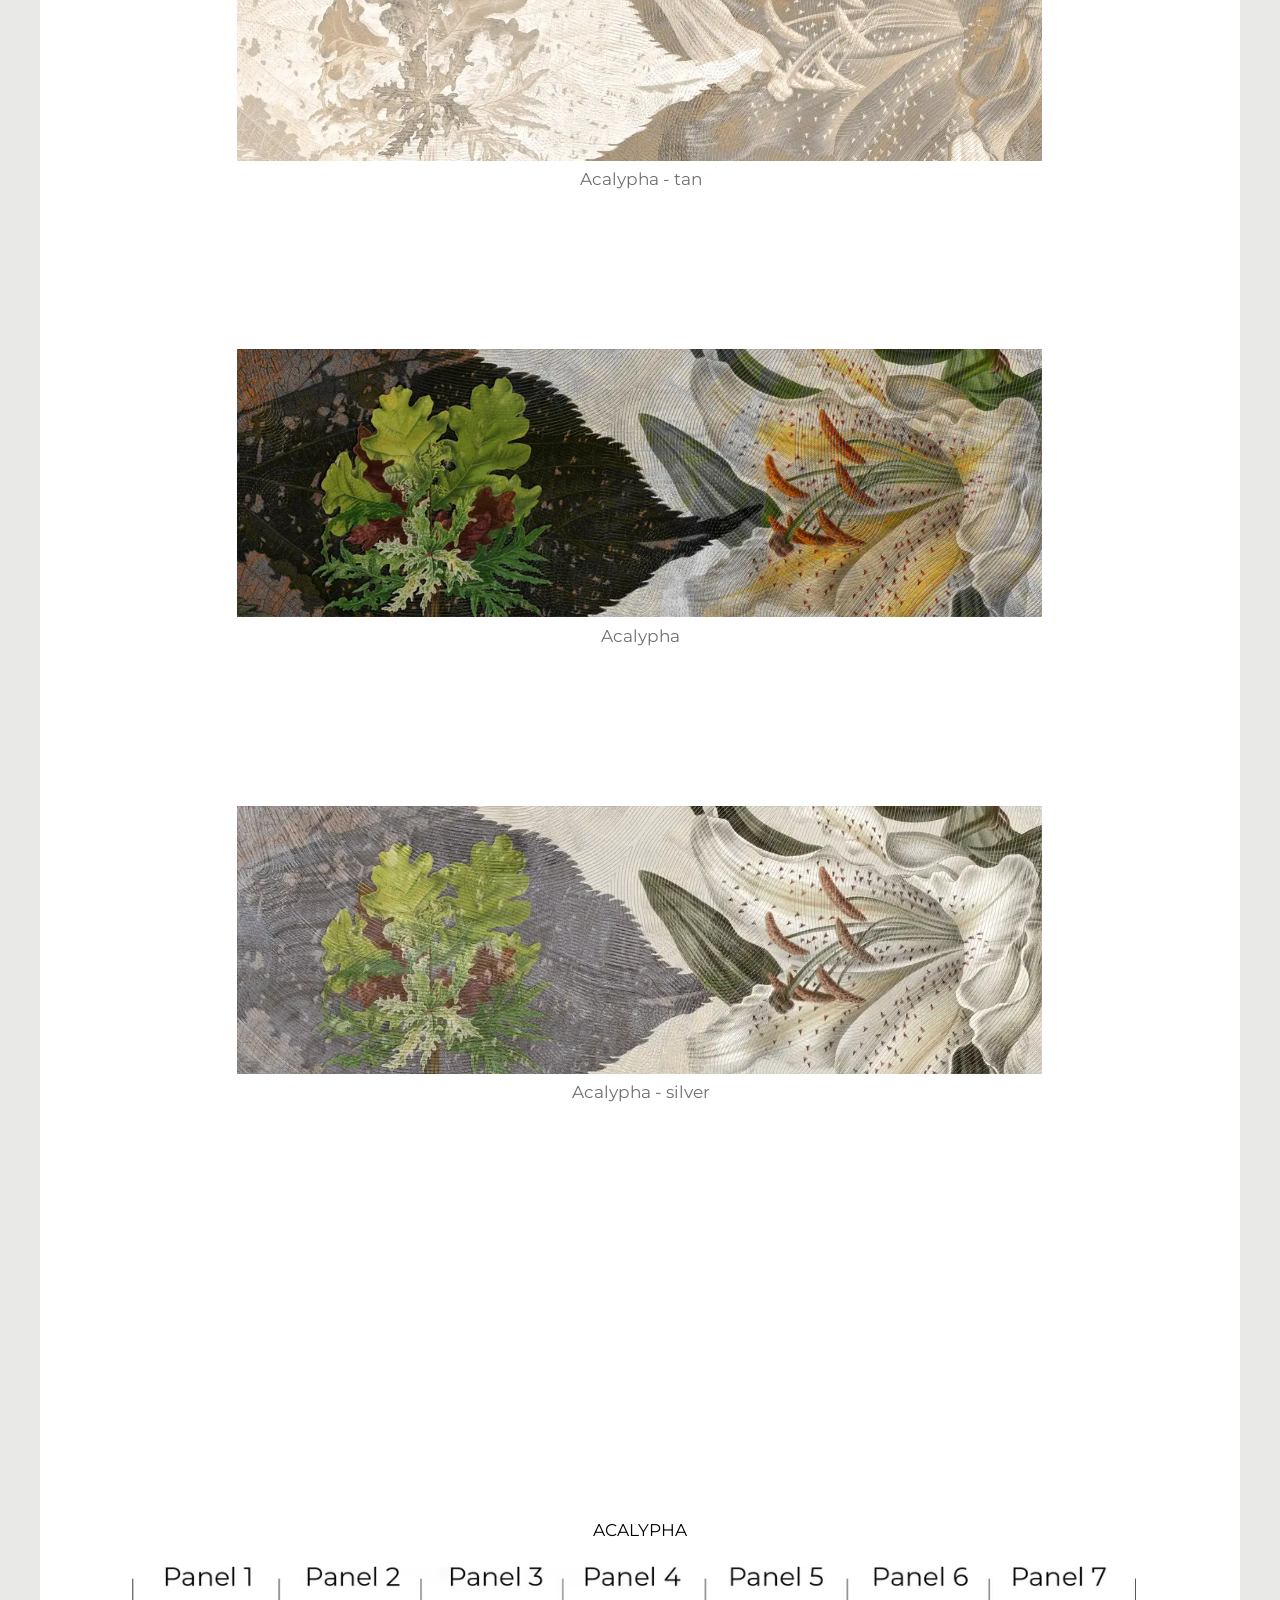
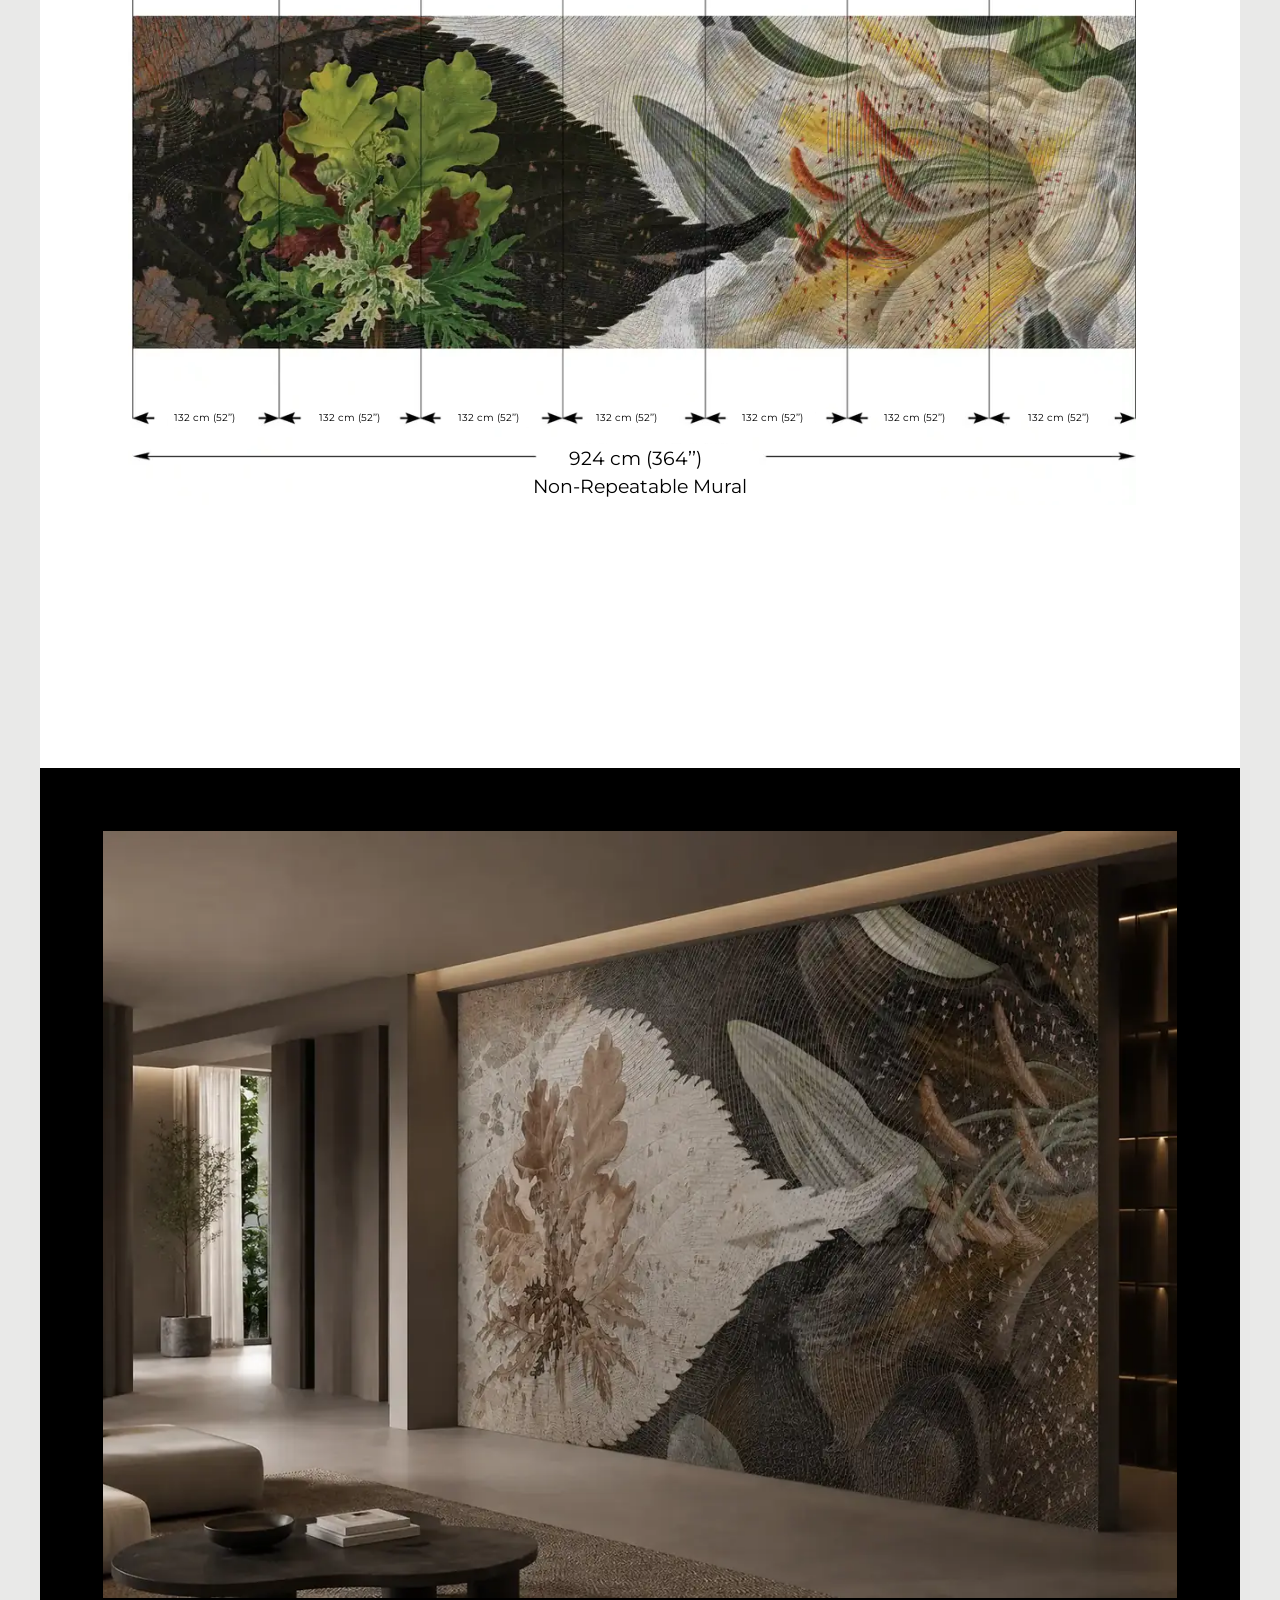
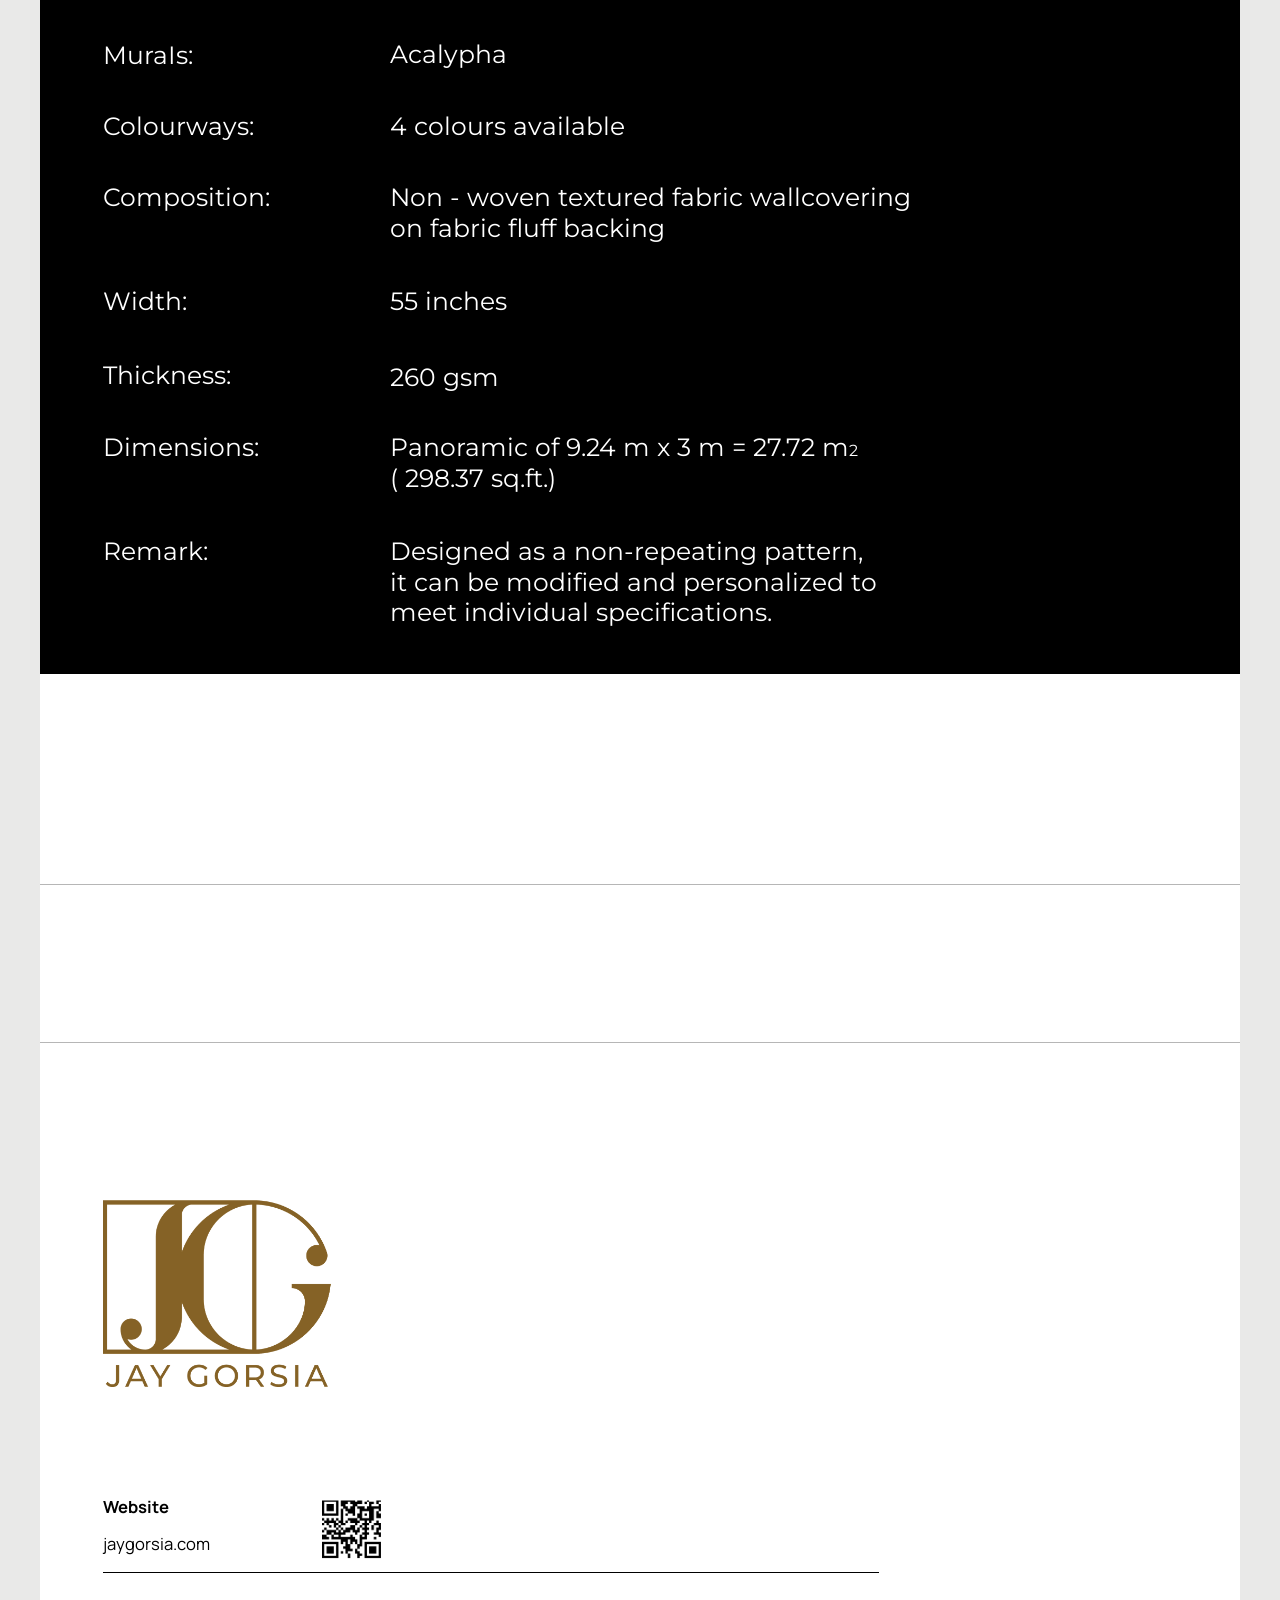
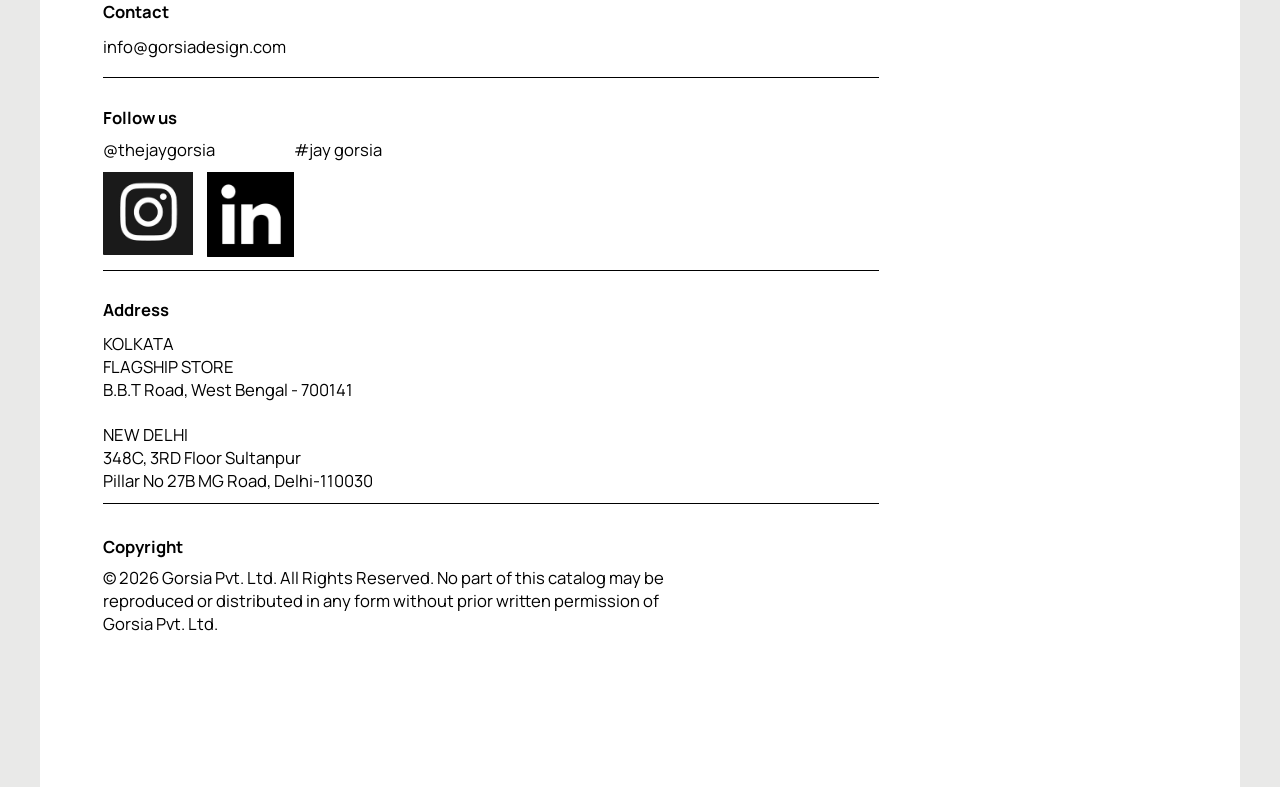
<file: acalypha.html>
<!DOCTYPE html>
<html lang="en"><head><meta charset="utf-8">
<meta name="viewport" content="width=device-width, initial-scale=1">
<title>Mural ACALYPHA – Jay Gorsia Wallpapers</title>
<link href="https://fonts.googleapis.com/css2?family=Inria+Serif&family=Manrope:wght@400;700&family=Montserrat:wght@300;400;500;700&display=swap" rel="stylesheet">
<link rel="stylesheet" href="assets/style.css">
</head><body>
<main class="page" data-figma="420:1415" style="aspect-ratio:1440/10544">
<a class="back" href="index.html" style="left:8.4028%;top:0.588%">← The Collection</a>
<div class="t" style="left:8.4028%;top:1.2709%;width:13.9583%;--fs:34;line-height:1.0294;letter-spacing:calc(4.76*100cqw/1440)">BESPOKE</div>
<div class="t" style="left:8.4028%;top:1.6028%;width:13.9583%;--fs:21;line-height:1.0952;letter-spacing:calc(.42*100cqw/1440);font-weight:700">WALLCOVERINGS</div>
<div class="t c" style="left:44.2361%;top:1.8209%;width:11.6667%;--fs:57;line-height:1.193">Mural</div>
<h1 class="t c" style="left:0;top:2.3426%;width:100%;--fs:86;line-height:1.1512;font-weight:500">ACALYPHA</h1>
<div class="i" style="left:8.4028%;top:3.8031%;width:83.2639%;height:7.3027%"><img alt="" class="f" src="images/f179ca98-bf34-46e4-b2c4-3027be539aba.webp" decoding="async" fetchpriority="high"></div>
<div class="t w" style="left:8.4028%;top:11.2955%;width:43.3333%;--fs:20;line-height:1.22">The legend of zerzura tells the story of a fertile oasis in the desert west of the Nile of which its existence was never proven. This mythical scene is brought beautifully to life on a velvet background.</div>
<div class="i" style="left:-0.3472%;top:14.8805%;width:45.5556%;height:12.7656%"><img alt="" style="width:350.09%;height:120.65%;left:-85.94%;top:-10.33%" src="images/f6d3ae4a-e542-4cf5-9a71-eb583bf1a94e.webp" loading="lazy" decoding="async"></div>
<div class="i" style="left:51.4583%;top:16.9196%;width:40.2083%;height:9.7022%"><img alt="" style="width:250.94%;height:100.49%;left:0%;top:-0.25%" src="images/6fc3bd72-0dc2-4044-8e51-f320b602658b.webp" loading="lazy" decoding="async"></div>
<div class="i" style="left:16.4583%;top:29.9222%;width:67.0139%;height:3.0539%"><img alt="" class="f" src="images/5500aec2-3e6e-4ff4-b758-0ac6ea6af96b.webp" loading="lazy" decoding="async"></div>
<div class="i" style="left:16.4583%;top:35.1954%;width:67.0139%;height:3.0539%"><img alt="" class="f" src="images/69e05549-0bee-4f87-b761-9c0bf4f048f4.webp" loading="lazy" decoding="async"></div>
<div class="i" style="left:16.4583%;top:45.5899%;width:67.0139%;height:3.0539%"><img alt="" class="f" src="images/882eafbe-3b34-49cc-9ef5-301c398ee785.webp" loading="lazy" decoding="async"></div>
<div class="i" style="left:16.4583%;top:40.3926%;width:67.0139%;height:3.0539%"><img alt="" class="f" src="images/6bf8cf74-157f-4335-b6c7-66b2b846cd59.webp" loading="lazy" decoding="async"></div>
<div class="i n" style="left:7.2917%;top:54.2432%;width:85.4861%;height:6.1333%"><div class="r" style="width:52.5345%;height:190.351%"><img alt="" style="width:100.09%;height:99.71%;left:0%;top:1.64%" src="images/67a559f0-023f-4f29-92e6-b13c63faadcb.webp" loading="lazy" decoding="async"></div></div>
<div class="t c k" style="left:45.3299%;top:53.6978%;width:9.3403%;--fs:20;line-height:1.465">ACALYPHA</div>
<div class="bx" style="left:10.6875%;top:59.2631%;width:6.625%;height:0.22%"></div>
<div class="bx" style="left:22.5694%;top:59.2631%;width:6.625%;height:0.22%"></div>
<div class="bx" style="left:34.4583%;top:59.2631%;width:6.625%;height:0.22%"></div>
<div class="bx" style="left:46.3403%;top:59.2631%;width:6.625%;height:0.22%"></div>
<div class="bx" style="left:57.9722%;top:59.2631%;width:6.625%;height:0.22%"></div>
<div class="bx" style="left:70.0278%;top:59.2631%;width:6.625%;height:0.22%"></div>
<div class="bx" style="left:82.3333%;top:59.2631%;width:6.625%;height:0.22%"></div>
<div class="bx" style="left:43.625%;top:59.6804%;width:14.8542%;height:0.3945%"></div>
<div class="bx" style="left:36.6667%;top:60.0047%;width:27.5069%;height:0.4752%"></div>
<div class="t k" style="left:11.1944%;top:59.2982%;width:6.0278%;--fs:12;line-height:1.525">132 cm (52’’)</div>
<div class="t k" style="left:23.25%;top:59.2982%;width:6.0278%;--fs:12;line-height:1.525">132 cm (52’’)</div>
<div class="t k" style="left:34.7986%;top:59.2982%;width:6.0278%;--fs:12;line-height:1.525">132 cm (52’’)</div>
<div class="t k" style="left:46.3403%;top:59.2982%;width:6.0278%;--fs:12;line-height:1.525">132 cm (52’’)</div>
<div class="t k" style="left:58.4792%;top:59.2982%;width:6.0278%;--fs:12;line-height:1.525">132 cm (52’’)</div>
<div class="t k" style="left:70.3681%;top:59.2982%;width:6.0278%;--fs:12;line-height:1.525">132 cm (52’’)</div>
<div class="t k" style="left:82.3333%;top:59.2982%;width:6.0278%;--fs:12;line-height:1.525">132 cm (52’’)</div>
<div class="t k" style="left:44.0486%;top:59.6804%;width:13.5%;--fs:23;line-height:1.487">924 cm (364’’)</div>
<div class="t c k" style="left:38.9202%;top:60.0047%;width:22.1597%;--fs:23;line-height:1.487">Non-Repeatable Mural</div>
<div class="t w" style="left:51.4583%;top:16.1893%;width:28.125%;--fs:20;line-height:1.22">Inspired by Acalypha foliage, rich greens meet velvety elegance.</div>
<div class="t c" style="left:43.1944%;top:33.1468%;width:13.6111%;--fs:20;line-height:1.2">Acalypha - charcoal</div>
<div class="t c" style="left:45%;top:38.3441%;width:10%;--fs:20;line-height:1.2">Acalypha - tan</div>
<div class="t c" style="left:46.4583%;top:43.5414%;width:7.1528%;--fs:20;line-height:1.2">Acalypha</div>
<div class="t c" style="left:44.3056%;top:48.7291%;width:11.3194%;--fs:20;line-height:1.2">Acalypha - silver</div>
<div class="blk" style="left:0%;top:63.3725%;width:100%;height:17.1377%"></div>
<div class="i" style="left:5.2778%;top:64.0838%;width:89.5139%;height:8.7348%"><img alt="" class="f" src="images/30457c3f-24e2-4baf-bcc0-9fa6d4bba0fc.webp" loading="lazy" decoding="async"></div>
<div class="t wh" style="left:5.2778%;top:73.2929%;width:13.5417%;--fs:30;line-height:1.2">MuraIs:</div>
<div class="t wh" style="left:29.1667%;top:73.3118%;width:48.6111%;--fs:30;line-height:1.0333">Acalypha</div>
<div class="t wh" style="left:5.2778%;top:74.099%;width:13.5417%;--fs:30;line-height:1.2">Colourways:</div>
<div class="t wh" style="left:29.1667%;top:74.1085%;width:48.6111%;--fs:30;line-height:1.1667">4 colours available</div>
<div class="t wh" style="left:5.2778%;top:74.9146%;width:13.5417%;--fs:30;line-height:1.2">Composition:</div>
<div class="t wh" style="left:29.1667%;top:74.9146%;width:48.6111%;--fs:30;line-height:1.2333">Non - woven textured fabric wallcovering
on fabric fluff backing</div>
<div class="t wh" style="left:5.2778%;top:76.0907%;width:13.5417%;--fs:30;line-height:1.2">Width:</div>
<div class="t wh" style="left:29.1667%;top:76.1286%;width:48.6111%;--fs:30;line-height:1.0333">55 inches</div>
<div class="t wh" style="left:5.2778%;top:76.9347%;width:13.5417%;--fs:30;line-height:1.2">Thickness:</div>
<div class="t wh" style="left:29.1667%;top:76.9822%;width:48.6111%;--fs:30;line-height:1.0667">260 gsm</div>
<div class="t wh" style="left:5.2778%;top:77.7599%;width:13.5417%;--fs:30;line-height:1.2">Dimensions:</div>
<div class="t wh" style="left:29.1667%;top:77.7599%;width:48.6111%;--fs:30;line-height:1.2333">Panoramic of 9.24 m x 3 m = 27.72 m<span class="s">2</span>
( 298.37 sq.ft.)</div>
<div class="t wh" style="left:5.2778%;top:78.9359%;width:13.5417%;--fs:30;line-height:1.2">Remark:</div>
<div class="t wh" style="left:29.1667%;top:78.9359%;width:48.6111%;--fs:30;line-height:1.2333">Designed as a non-repeating pattern,
it can be modified and personalized to
meet individual specifications.</div>
<div class="hr g" style="left:0%;top:82.9002%;width:100%;height:0%"></div>
<div class="hr g" style="left:0%;top:84.6927%;width:100%;height:0%"></div>
<div class="i" style="left:5.2778%;top:86.4852%;width:19.0278%;height:2.1434%"><img alt="" style="width:200.2%;height:262.43%;left:-0.1%;top:-162.43%" src="images/853ff2c4-60c0-4424-809c-5003fb65309c.webp" loading="lazy" decoding="async"></div>
<div class="i n" style="left:23.4722%;top:89.909%;width:4.9306%;height:0.6639%;transform:scaleY(-1)"><img alt="QR" class="f" src="images/06fa7504-af35-4e3b-932e-40bd4d989556.png" loading="lazy" decoding="async"></div>
<div class="t k m b" style="left:5.2778%;top:89.8236%;width:22.9167%;--fs:20;line-height:1.8">Website</div>
<div class="t k m" style="left:5.2778%;top:90.2124%;width:13.4028%;--fs:20;line-height:2"><a href="https://jaygorsia.com/intro/" target="_blank" rel="noopener">jaygorsia.com</a></div>
<div class="t k m b" style="left:5.2778%;top:91.0376%;width:22.9167%;--fs:20;line-height:1.6">Contact</div>
<div class="t k m" style="left:5.2778%;top:91.3885%;width:22.9167%;--fs:20;line-height:2.05">info@gorsiadesign.com</div>
<div class="t k m b" style="left:5.2778%;top:92.2325%;width:22.9167%;--fs:20;line-height:1.65">Follow us</div>
<div class="t k m" style="left:5.2778%;top:92.5835%;width:22.9167%;--fs:20;line-height:1.8">@thejaygorsia</div>
<div class="t k m" style="left:21.1806%;top:92.5835%;width:22.9167%;--fs:20;line-height:1.8">#jay gorsia</div>
<a class="i n" href="https://www.instagram.com/thejaygorsia/" target="_blank" rel="noopener" style="left:5.2778%;top:93.0102%;width:7.5139%;height:0.9389%"><img alt="Instagram" style="width:503.97%;height:372.35%;left:-46.86%;top:-50.65%" src="images/953dd919-89e7-4893-8965-abc6da97ef3d.webp" loading="lazy" decoding="async"></a>
<a class="i n" href="https://www.linkedin.com/company/jay-gorsia/posts/" target="_blank" rel="noopener" style="left:13.9583%;top:93.0102%;width:7.2222%;height:0.9674%"><img alt="LinkedIn" style="width:189.29%;height:193.69%;left:-44.64%;top:-48.01%" src="images/f23d51f9-d864-4594-9c83-29731ed79941.webp" loading="lazy" decoding="async"></a>
<div class="t k m b" style="left:5.2778%;top:94.4234%;width:22.9167%;--fs:20;line-height:1.6">Address</div>
<div class="t k m" style="left:5.2778%;top:94.8407%;width:34.0972%;--fs:20;line-height:1.366">KOLKATA
FLAGSHIP STORE
B.B.T Road, West Bengal - 700141

NEW DELHI
348C, 3RD Floor Sultanpur
Pillar No 27B MG Road, Delhi-110030</div>
<div class="t k m b" style="left:5.2778%;top:97.0789%;width:22.9167%;--fs:20;line-height:2.05">Copyright</div>
<div class="t w k m" style="left:5.2778%;top:97.5057%;width:49.5139%;--fs:20;line-height:1.366">© 2026 Gorsia Pvt. Ltd. All Rights Reserved. No part of this catalog may be reproduced or distributed in any form without prior written permission of Gorsia Pvt. Ltd.</div>
<div class="hr b" style="left:5.2778%;top:90.7246%;width:64.6528%;height:0%"></div>
<div class="hr b" style="left:5.2778%;top:91.9196%;width:64.6528%;height:0%"></div>
<div class="hr b" style="left:5.2778%;top:94.1199%;width:64.6528%;height:0%"></div>
<div class="hr b" style="left:5.2778%;top:96.7754%;width:64.6528%;height:0%"></div>
</main>
</body></html>
</file>
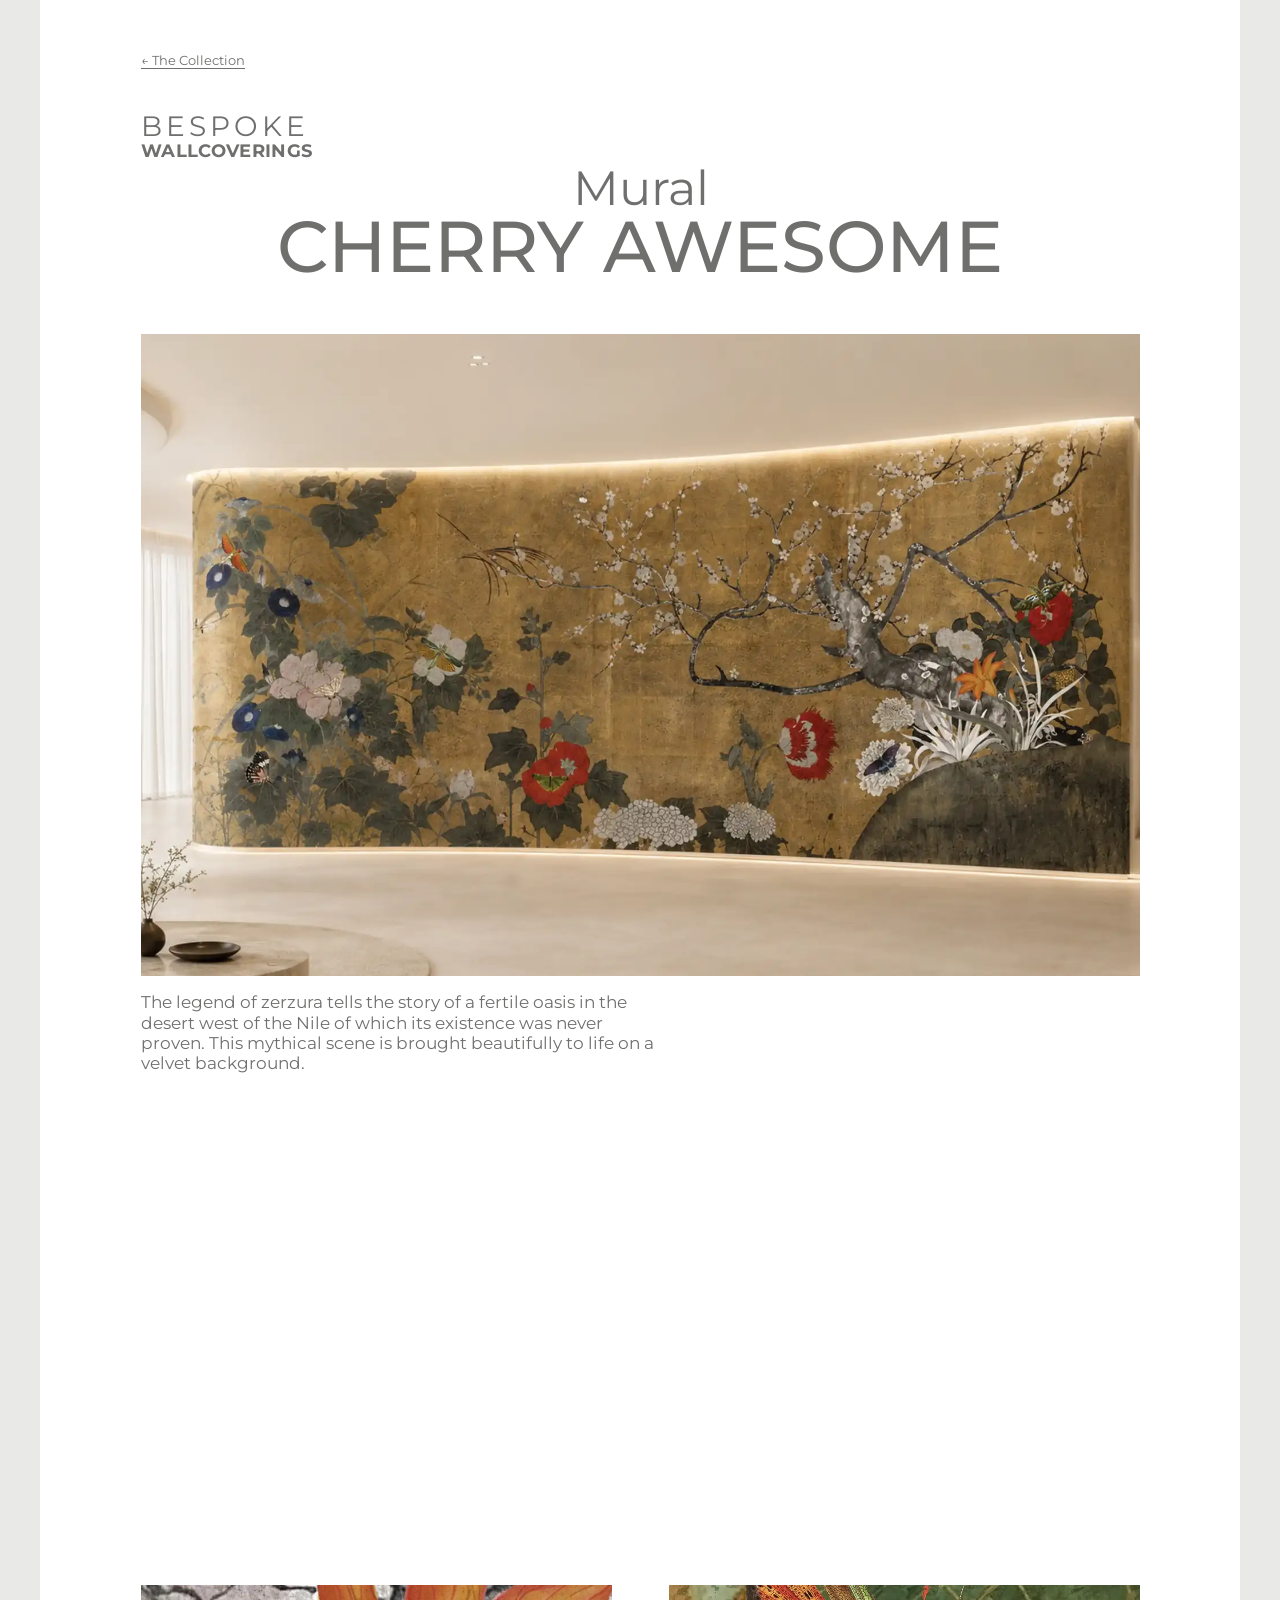
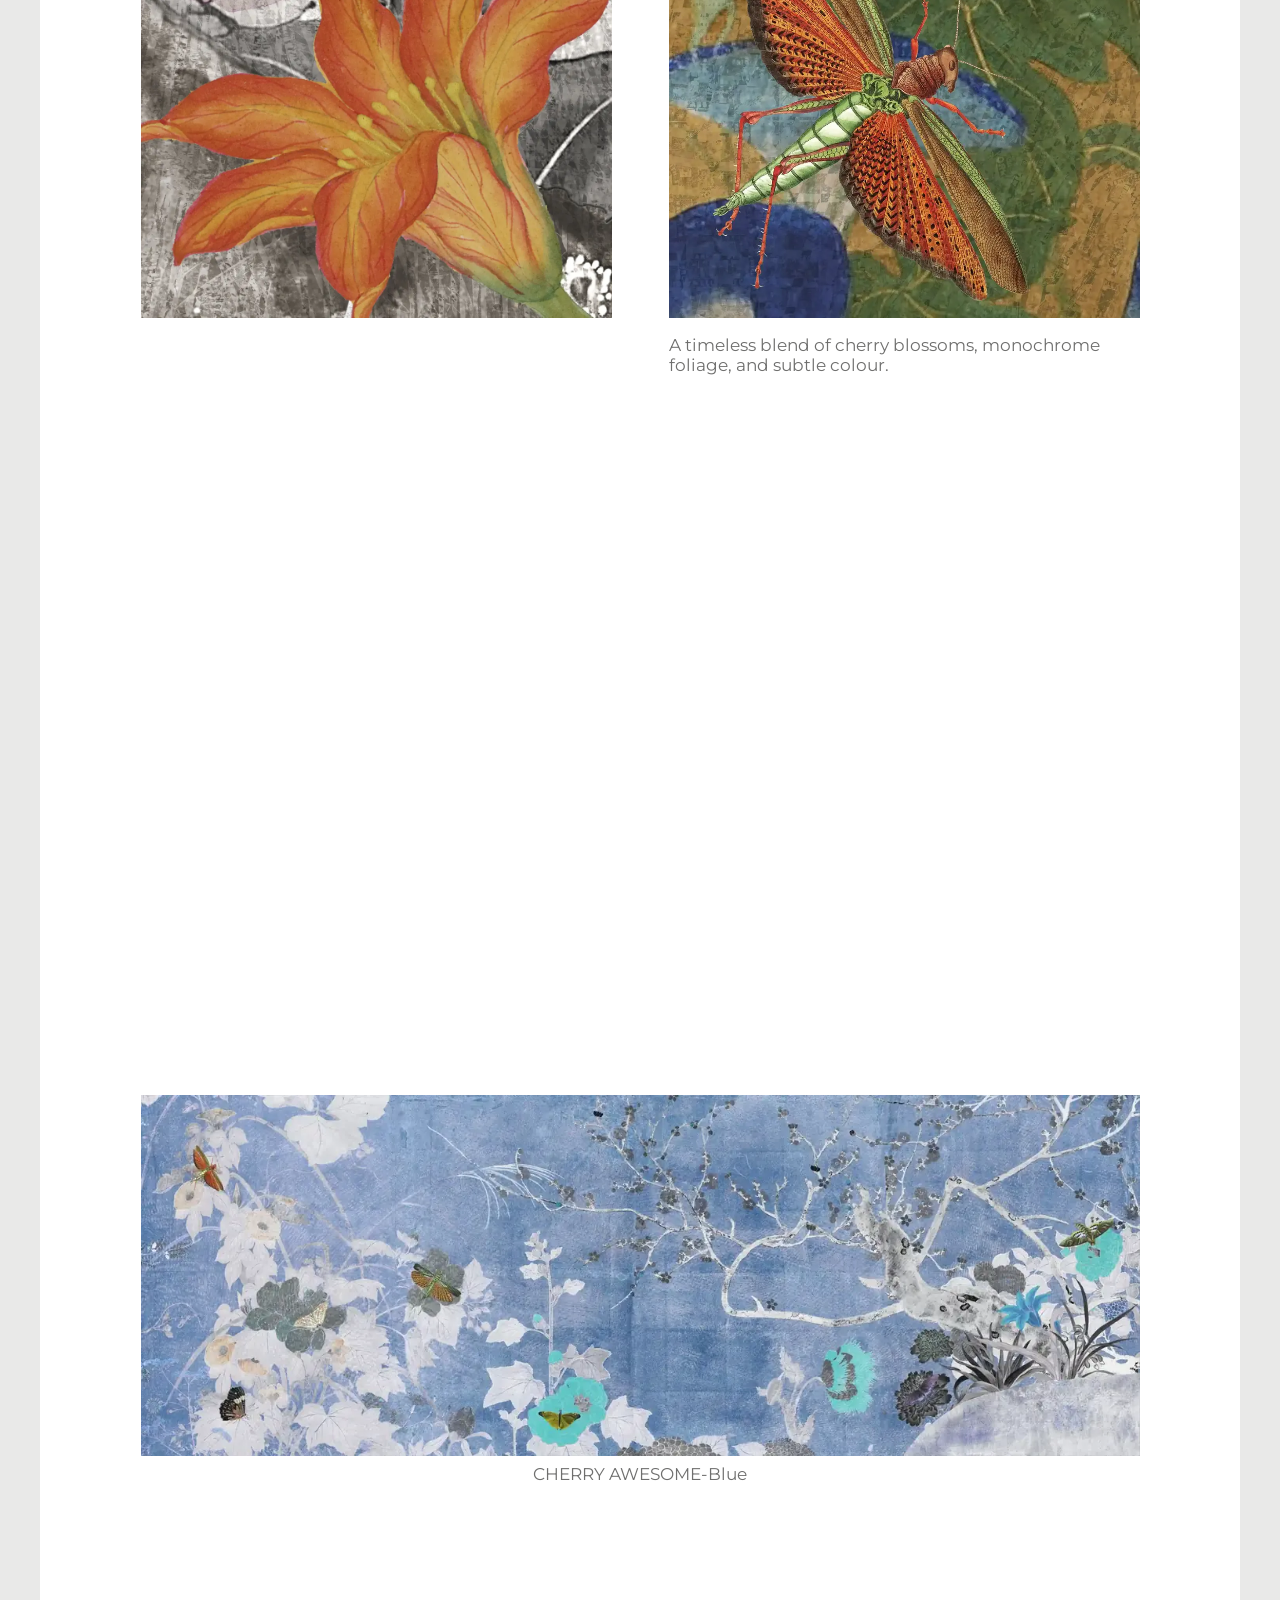
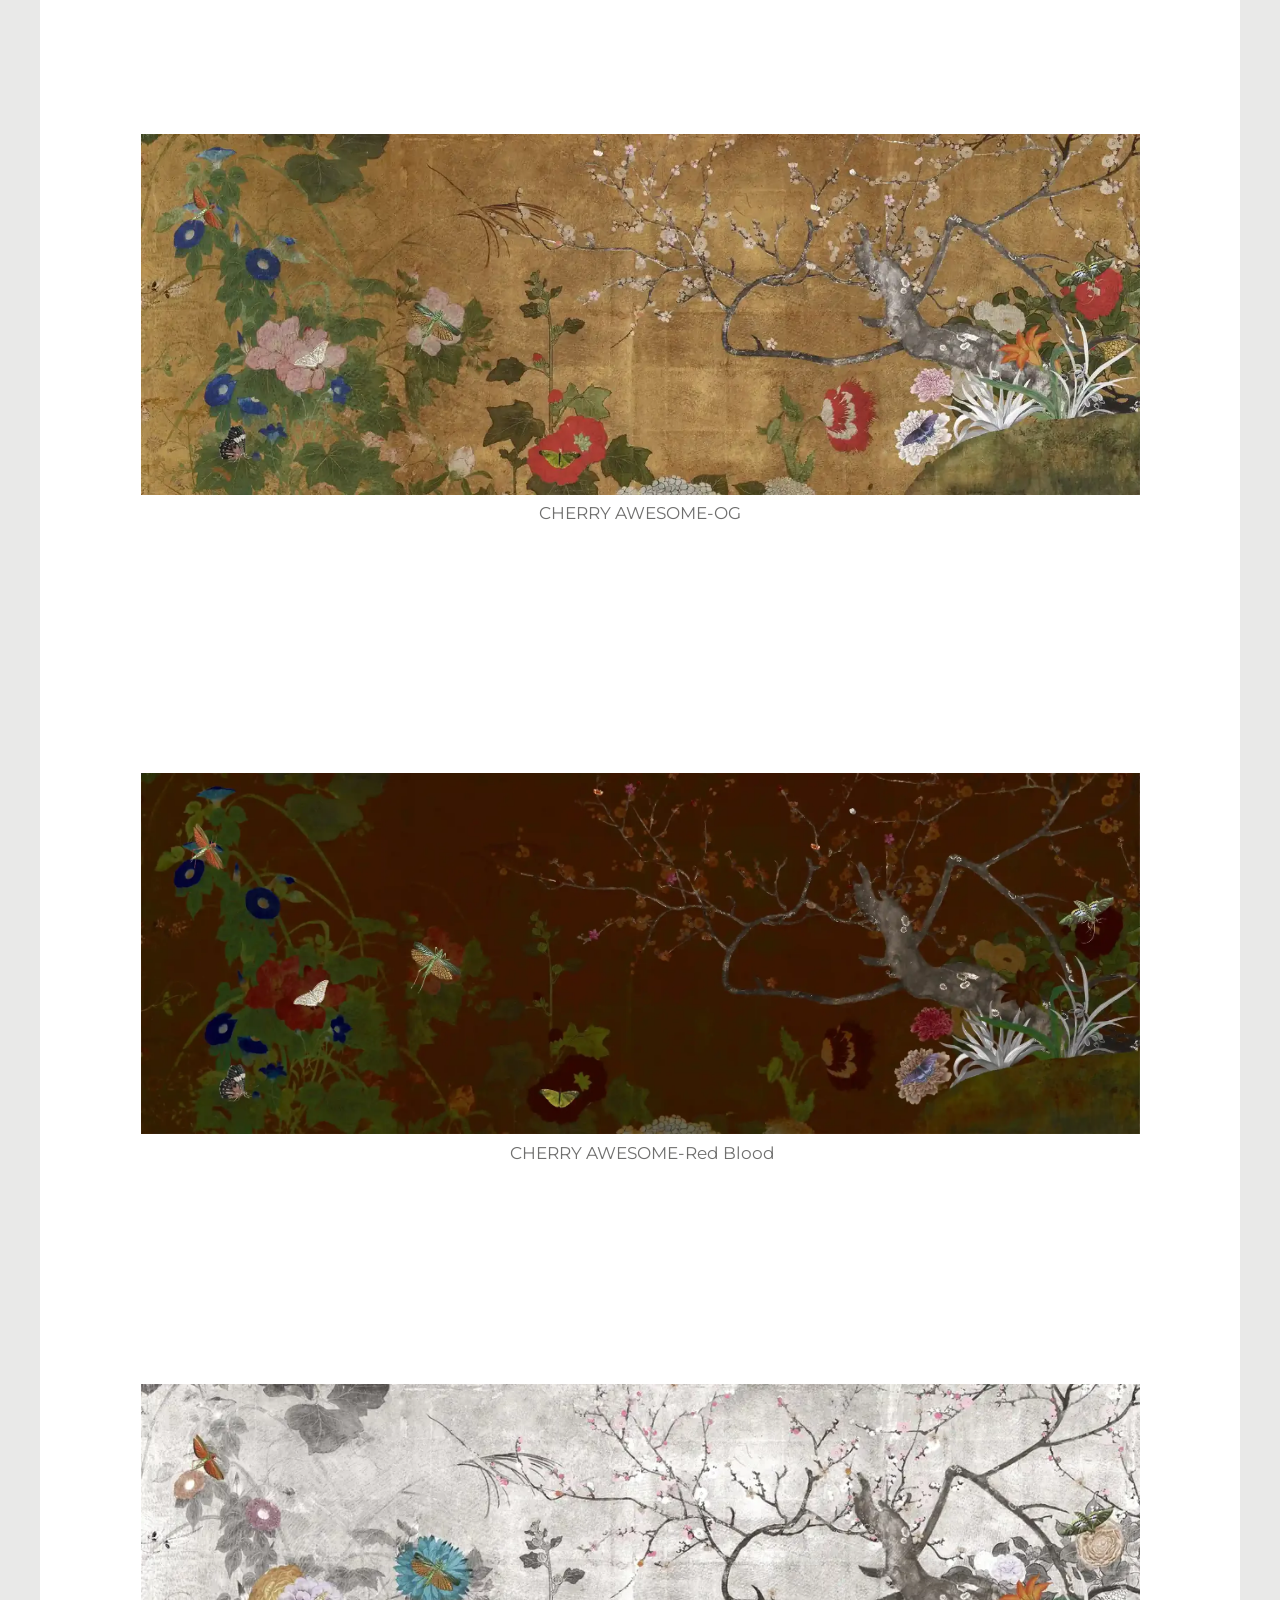
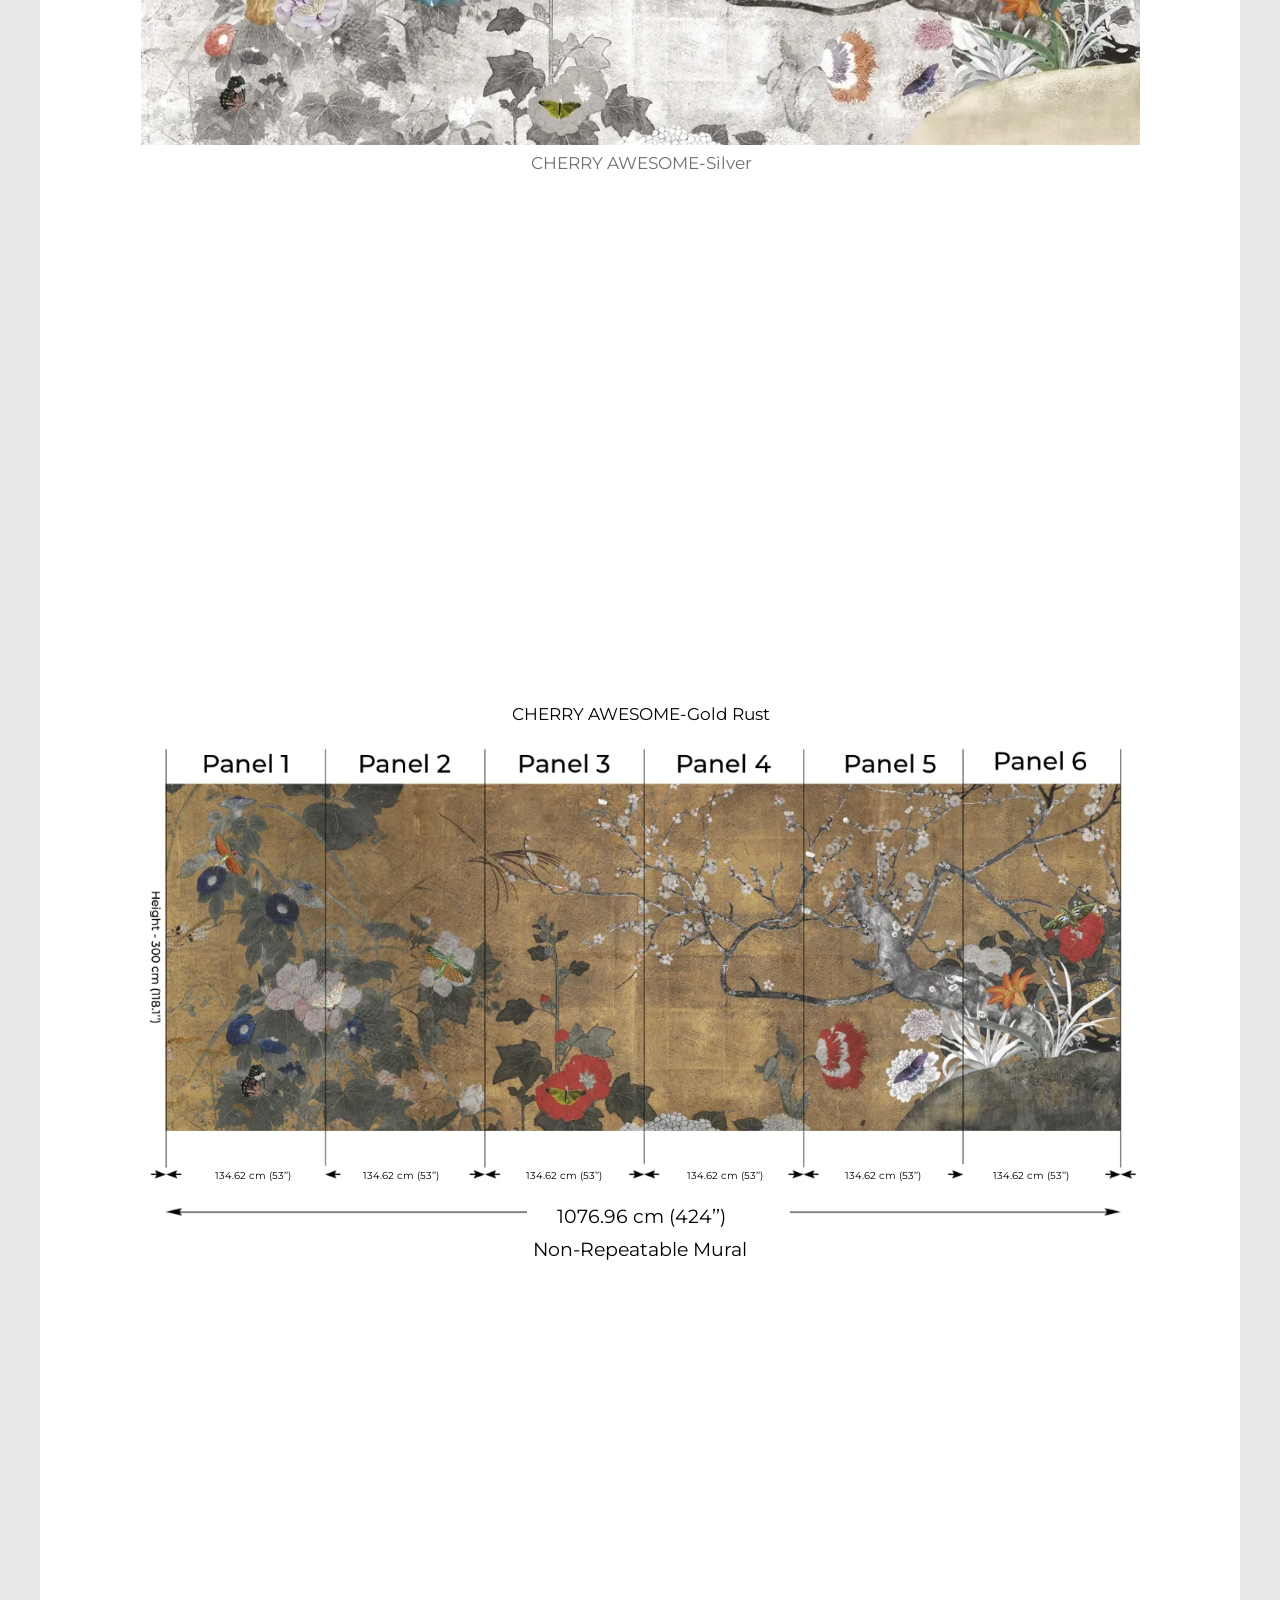
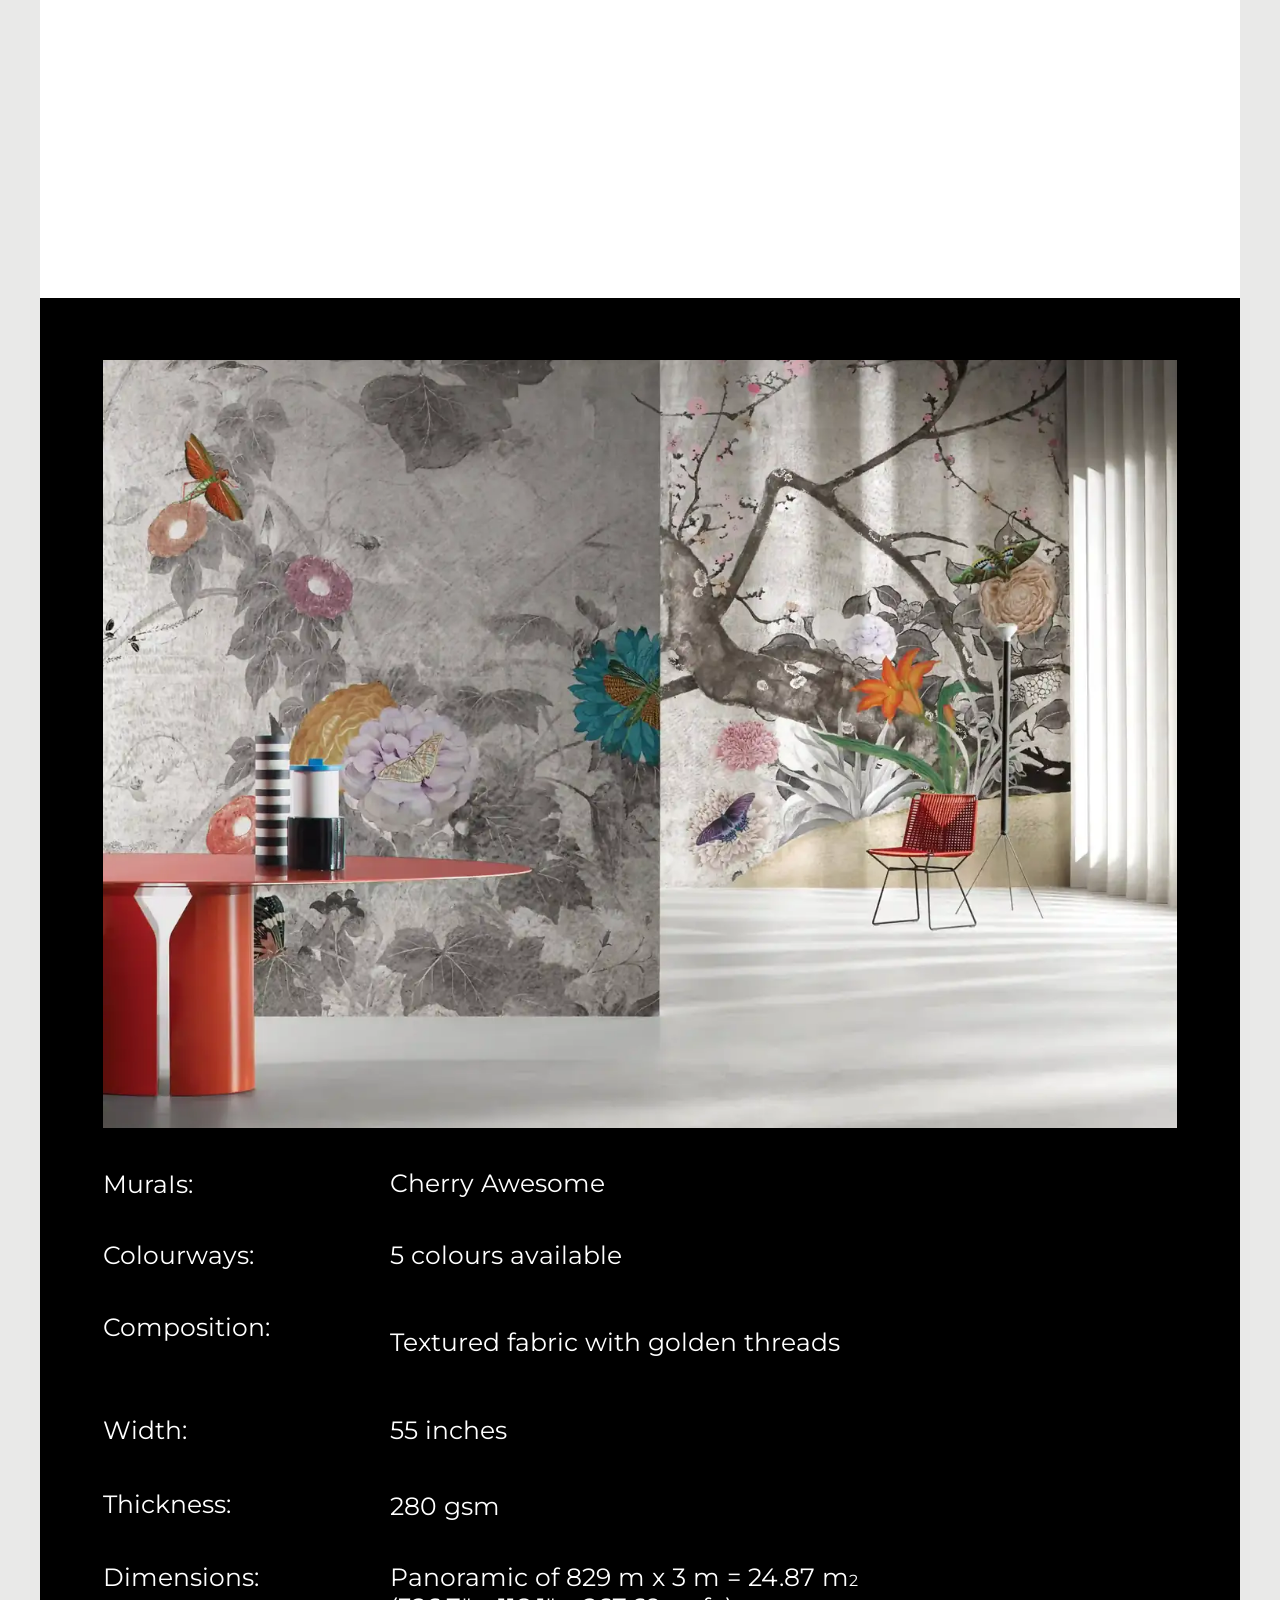
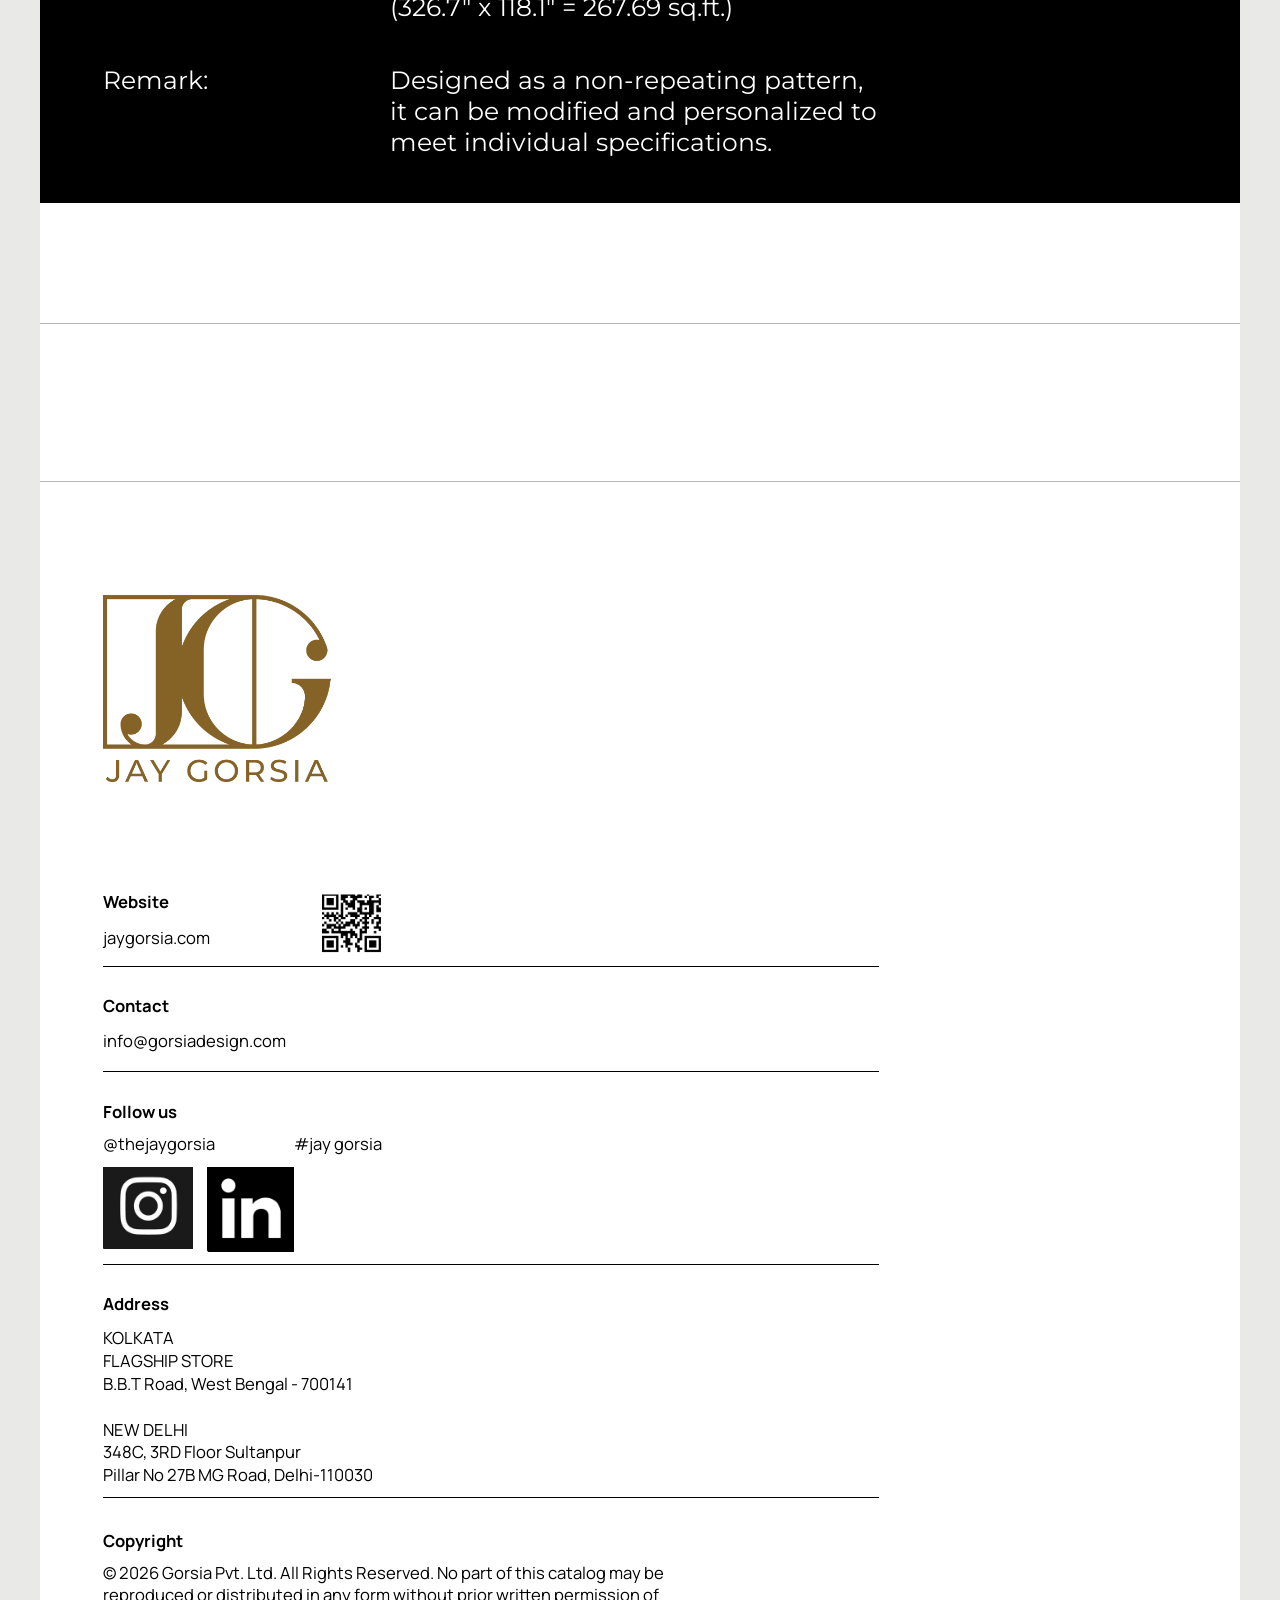
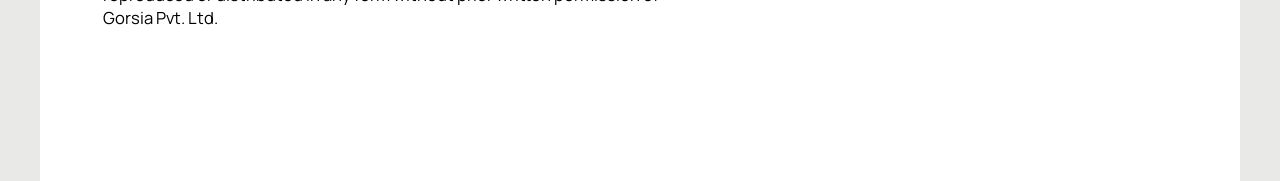
<file: cherry-awesome.html>
<!DOCTYPE html>
<html lang="en"><head><meta charset="utf-8">
<meta name="viewport" content="width=device-width, initial-scale=1">
<title>Mural CHERRY AWESOME – Jay Gorsia Wallpapers</title>
<link href="https://fonts.googleapis.com/css2?family=Inria+Serif&family=Manrope:wght@400;700&family=Montserrat:wght@300;400;500;700&display=swap" rel="stylesheet">
<link rel="stylesheet" href="assets/style.css">
</head><body>
<main class="page" data-figma="420:1569" style="aspect-ratio:1440/11737">
<a class="back" href="index.html" style="left:8.4028%;top:0.5282%">← The Collection</a>
<div class="t" style="left:8.4028%;top:1.1417%;width:13.9583%;--fs:34;line-height:1.0294;letter-spacing:calc(4.76*100cqw/1440)">BESPOKE</div>
<div class="t" style="left:8.4028%;top:1.4399%;width:13.9583%;--fs:21;line-height:1.0952;letter-spacing:calc(.42*100cqw/1440);font-weight:700">WALLCOVERINGS</div>
<div class="t c" style="left:44.2361%;top:1.6359%;width:11.6667%;--fs:57;line-height:1.193">Mural</div>
<h1 class="t c" style="left:0;top:2.1045%;width:100%;--fs:86;line-height:1.1512;font-weight:500">CHERRY AWESOME</h1>
<div class="i" style="left:8.4028%;top:3.4165%;width:83.2639%;height:6.5604%"><img alt="" class="f" src="images/cherry-awesome-hero.webp" decoding="async" fetchpriority="high"></div>
<div class="t w" style="left:8.4028%;top:10.1474%;width:43.3333%;--fs:20;line-height:1.22">The legend of zerzura tells the story of a fertile oasis in the desert west of the Nile of which its existence was never proven. This mythical scene is brought beautifully to life on a velvet background.</div>
<div class="i n" style="left:8.4028%;top:56.5818%;width:83.2639%;height:5.0354%"><div class="r" style="width:49.2911%;height:202.8764%"><img alt="" style="width:647.31%;height:113.38%;left:-287.92%;top:-6.85%" src="images/cherry-awesome-diagram.webp" loading="lazy" decoding="async"></div></div>
<div class="i" style="left:8.4028%;top:16.2052%;width:39.3056%;height:3.408%"><img alt="" class="f" src="images/cherry-awesome-swatch-left.webp" loading="lazy" decoding="async"></div>
<div class="i" style="left:52.4306%;top:16.2052%;width:39.2361%;height:3.408%"><img alt="" class="f" src="images/cherry-awesome-swatch-right.webp" loading="lazy" decoding="async"></div>
<div class="i" style="left:8.4028%;top:27.5539%;width:83.2639%;height:3.6892%"><img alt="" class="f" src="images/cherry-awesome-cw-blue.webp" loading="lazy" decoding="async"></div>
<div class="i" style="left:8.4028%;top:34.0888%;width:83.2639%;height:3.6892%"><img alt="" class="f" src="images/cherry-awesome-cw-og.webp" loading="lazy" decoding="async"></div>
<div class="i" style="left:8.4028%;top:40.6237%;width:83.2639%;height:3.6892%"><img alt="" class="f" src="images/cherry-awesome-cw-red-blood.webp" loading="lazy" decoding="async"></div>
<div class="i" style="left:8.4028%;top:46.8689%;width:83.2639%;height:3.6892%"><img alt="" class="f" src="images/cherry-awesome-cw-silver.webp" loading="lazy" decoding="async"></div>
<div class="bx" style="left:25.9028%;top:60.9951%;width:9.0278%;height:0.196%"></div>
<div class="bx" style="left:52.9167%;top:60.9951%;width:9.0278%;height:0.196%"></div>
<div class="bx" style="left:66.0417%;top:60.9951%;width:9.0278%;height:0.196%"></div>
<div class="bx" style="left:78.4028%;top:60.9951%;width:9.0278%;height:0.196%"></div>
<div class="bx" style="left:13.6111%;top:60.9951%;width:9.3056%;height:0.196%"></div>
<div class="bx" style="left:39.2361%;top:60.9951%;width:8.75%;height:0.196%"></div>
<div class="bx" style="left:40.5556%;top:61.3019%;width:21.9444%;height:0.3578%"></div>
<div class="t c" style="left:40.8333%;top:31.3283%;width:18.3333%;--fs:20;line-height:1.2">CHERRY AWESOME-Blue</div>
<div class="t c k" style="left:39.3403%;top:56.2495%;width:21.3194%;--fs:20;line-height:1.45">CHERRY AWESOME-Gold Rust</div>
<div class="t k" style="left:14.5833%;top:61.0207%;width:6.25%;--fs:12;line-height:1.5">134.62 cm (53’’)</div>
<div class="t k" style="left:26.875%;top:61.0207%;width:6.3194%;--fs:12;line-height:1.5">134.62 cm (53’’)</div>
<div class="t k" style="left:40.4861%;top:61.0207%;width:6.1806%;--fs:12;line-height:1.5">134.62 cm (53’’)</div>
<div class="t c k" style="left:43.0556%;top:61.37%;width:13.9583%;--fs:23;line-height:1.4783">1076.96 cm (424’’)</div>
<div class="t c k" style="left:40.9722%;top:61.7023%;width:18.125%;--fs:23;line-height:1.4783">Non-Repeatable Mural</div>
<div class="t k" style="left:53.8889%;top:61.0207%;width:6.1806%;--fs:12;line-height:1.5">134.62 cm (53’’)</div>
<div class="t k" style="left:67.0833%;top:61.0207%;width:6.25%;--fs:12;line-height:1.5">134.62 cm (53’’)</div>
<div class="t k" style="left:79.375%;top:61.0207%;width:6.25%;--fs:12;line-height:1.5">134.62 cm (53’’)</div>
<div class="t w" style="left:52.4306%;top:19.7836%;width:39.2361%;--fs:20;line-height:1.22">A timeless blend of cherry blossoms, monochrome foliage, and subtle colour.</div>
<div class="t c" style="left:41.5972%;top:37.8632%;width:16.7361%;--fs:20;line-height:1.2">CHERRY AWESOME-OG</div>
<div class="t c" style="left:39.1667%;top:44.3981%;width:21.7361%;--fs:20;line-height:1.2">CHERRY AWESOME-Red Blood</div>
<div class="t c" style="left:40.9028%;top:50.6433%;width:18.1944%;--fs:20;line-height:1.2">CHERRY AWESOME-Silver</div>
<div class="blk" style="left:0%;top:68.4758%;width:100%;height:15.3958%"></div>
<div class="i" style="left:5.2778%;top:69.1148%;width:89.5139%;height:7.847%"><img alt="" class="f" src="images/cherry-awesome-spec.webp" loading="lazy" decoding="async"></div>
<div class="t wh" style="left:5.2778%;top:77.3877%;width:13.5417%;--fs:30;line-height:1.2">MuraIs:</div>
<div class="t wh" style="left:29.1667%;top:77.4048%;width:48.6111%;--fs:30;line-height:1.0333">Cherry Awesome</div>
<div class="t wh" style="left:5.2778%;top:78.112%;width:13.5417%;--fs:30;line-height:1.2">Colourways:</div>
<div class="t wh" style="left:29.1667%;top:78.1205%;width:48.6111%;--fs:30;line-height:1.1667">5 colours available</div>
<div class="t wh" style="left:5.2778%;top:78.8447%;width:13.5417%;--fs:30;line-height:1.2">Composition:</div>
<div class="t wh" style="left:29.1667%;top:78.8447%;width:48.6111%;--fs:30;line-height:2.4667">Textured fabric with golden threads</div>
<div class="t wh" style="left:5.2778%;top:79.9012%;width:13.5417%;--fs:30;line-height:1.2">Width:</div>
<div class="t wh" style="left:29.1667%;top:79.9352%;width:48.6111%;--fs:30;line-height:1.0333">55 inches</div>
<div class="t wh" style="left:5.2778%;top:80.6595%;width:13.5417%;--fs:30;line-height:1.2">Thickness:</div>
<div class="t wh" style="left:29.1667%;top:80.7021%;width:48.6111%;--fs:30;line-height:1.0667">280 gsm</div>
<div class="t wh" style="left:5.2778%;top:81.4007%;width:13.5417%;--fs:30;line-height:1.2">Dimensions:</div>
<div class="t wh" style="left:29.1667%;top:81.4007%;width:48.6111%;--fs:30;line-height:1.2333">Panoramic of 829 m x 3 m = 24.87 m<span class="s">2</span>
(326.7" x 118.1" = 267.69 sq.ft.)</div>
<div class="t wh" style="left:5.2778%;top:82.4572%;width:13.5417%;--fs:30;line-height:1.2">Remark:</div>
<div class="t wh" style="left:29.1667%;top:82.4572%;width:48.6111%;--fs:30;line-height:1.2333">Designed as a non-repeating pattern,
it can be modified and personalized to
meet individual specifications.</div>
<div class="hr g" style="left:0%;top:85.0984%;width:100%;height:0%"></div>
<div class="hr g" style="left:0%;top:86.7087%;width:100%;height:0%"></div>
<div class="i" style="left:5.2778%;top:87.8589%;width:19.0278%;height:1.9255%"><img alt="" style="width:200.2%;height:262.43%;left:-0.1%;top:-162.43%" src="images/853ff2c4-60c0-4424-809c-5003fb65309c.webp" loading="lazy" decoding="async"></div>
<div class="i n" style="left:23.4722%;top:90.9347%;width:4.9306%;height:0.5964%;transform:scaleY(-1)"><img alt="QR" class="f" src="images/06fa7504-af35-4e3b-932e-40bd4d989556.png" loading="lazy" decoding="async"></div>
<div class="t k m b" style="left:5.2778%;top:90.858%;width:22.9167%;--fs:20;line-height:1.8">Website</div>
<div class="t k m" style="left:5.2778%;top:91.2073%;width:13.4028%;--fs:20;line-height:2"><a href="https://jaygorsia.com/intro/" target="_blank" rel="noopener">jaygorsia.com</a></div>
<div class="t k m b" style="left:5.2778%;top:91.9485%;width:22.9167%;--fs:20;line-height:1.6">Contact</div>
<div class="t k m" style="left:5.2778%;top:92.2638%;width:22.9167%;--fs:20;line-height:2.05">info@gorsiadesign.com</div>
<div class="t k m b" style="left:5.2778%;top:93.0221%;width:22.9167%;--fs:20;line-height:1.65">Follow us</div>
<div class="t k m" style="left:5.2778%;top:93.3373%;width:22.9167%;--fs:20;line-height:1.8">@thejaygorsia</div>
<div class="t k m" style="left:21.1806%;top:93.3373%;width:22.9167%;--fs:20;line-height:1.8">#jay gorsia</div>
<a class="i n" href="https://www.instagram.com/thejaygorsia/" target="_blank" rel="noopener" style="left:5.2778%;top:93.7207%;width:7.5139%;height:0.8435%"><img alt="Instagram" style="width:503.97%;height:372.35%;left:-46.86%;top:-50.65%" src="images/953dd919-89e7-4893-8965-abc6da97ef3d.webp" loading="lazy" decoding="async"></a>
<a class="i n" href="https://www.linkedin.com/company/jay-gorsia/posts/" target="_blank" rel="noopener" style="left:13.9583%;top:93.7207%;width:7.2222%;height:0.869%"><img alt="LinkedIn" style="width:189.29%;height:193.69%;left:-44.64%;top:-48.01%" src="images/f23d51f9-d864-4594-9c83-29731ed79941.webp" loading="lazy" decoding="async"></a>
<div class="t k m b" style="left:5.2778%;top:94.9902%;width:22.9167%;--fs:20;line-height:1.6">Address</div>
<div class="t k m" style="left:5.2778%;top:95.3651%;width:34.0972%;--fs:20;line-height:1.366">KOLKATA
FLAGSHIP STORE
B.B.T Road, West Bengal - 700141

NEW DELHI
348C, 3RD Floor Sultanpur
Pillar No 27B MG Road, Delhi-110030</div>
<div class="t k m b" style="left:5.2778%;top:97.3758%;width:22.9167%;--fs:20;line-height:2.05">Copyright</div>
<div class="t w k m" style="left:5.2778%;top:97.7592%;width:49.5139%;--fs:20;line-height:1.366">© 2026 Gorsia Pvt. Ltd. All Rights Reserved. No part of this catalog may be reproduced or distributed in any form without prior written permission of Gorsia Pvt. Ltd.</div>
<div class="hr b" style="left:5.2778%;top:91.6674%;width:64.6528%;height:0%"></div>
<div class="hr b" style="left:5.2778%;top:92.7409%;width:64.6528%;height:0%"></div>
<div class="hr b" style="left:5.2778%;top:94.7176%;width:64.6528%;height:0%"></div>
<div class="hr b" style="left:5.2778%;top:97.1032%;width:64.6528%;height:0%"></div>
</main>
</body></html>
</file>
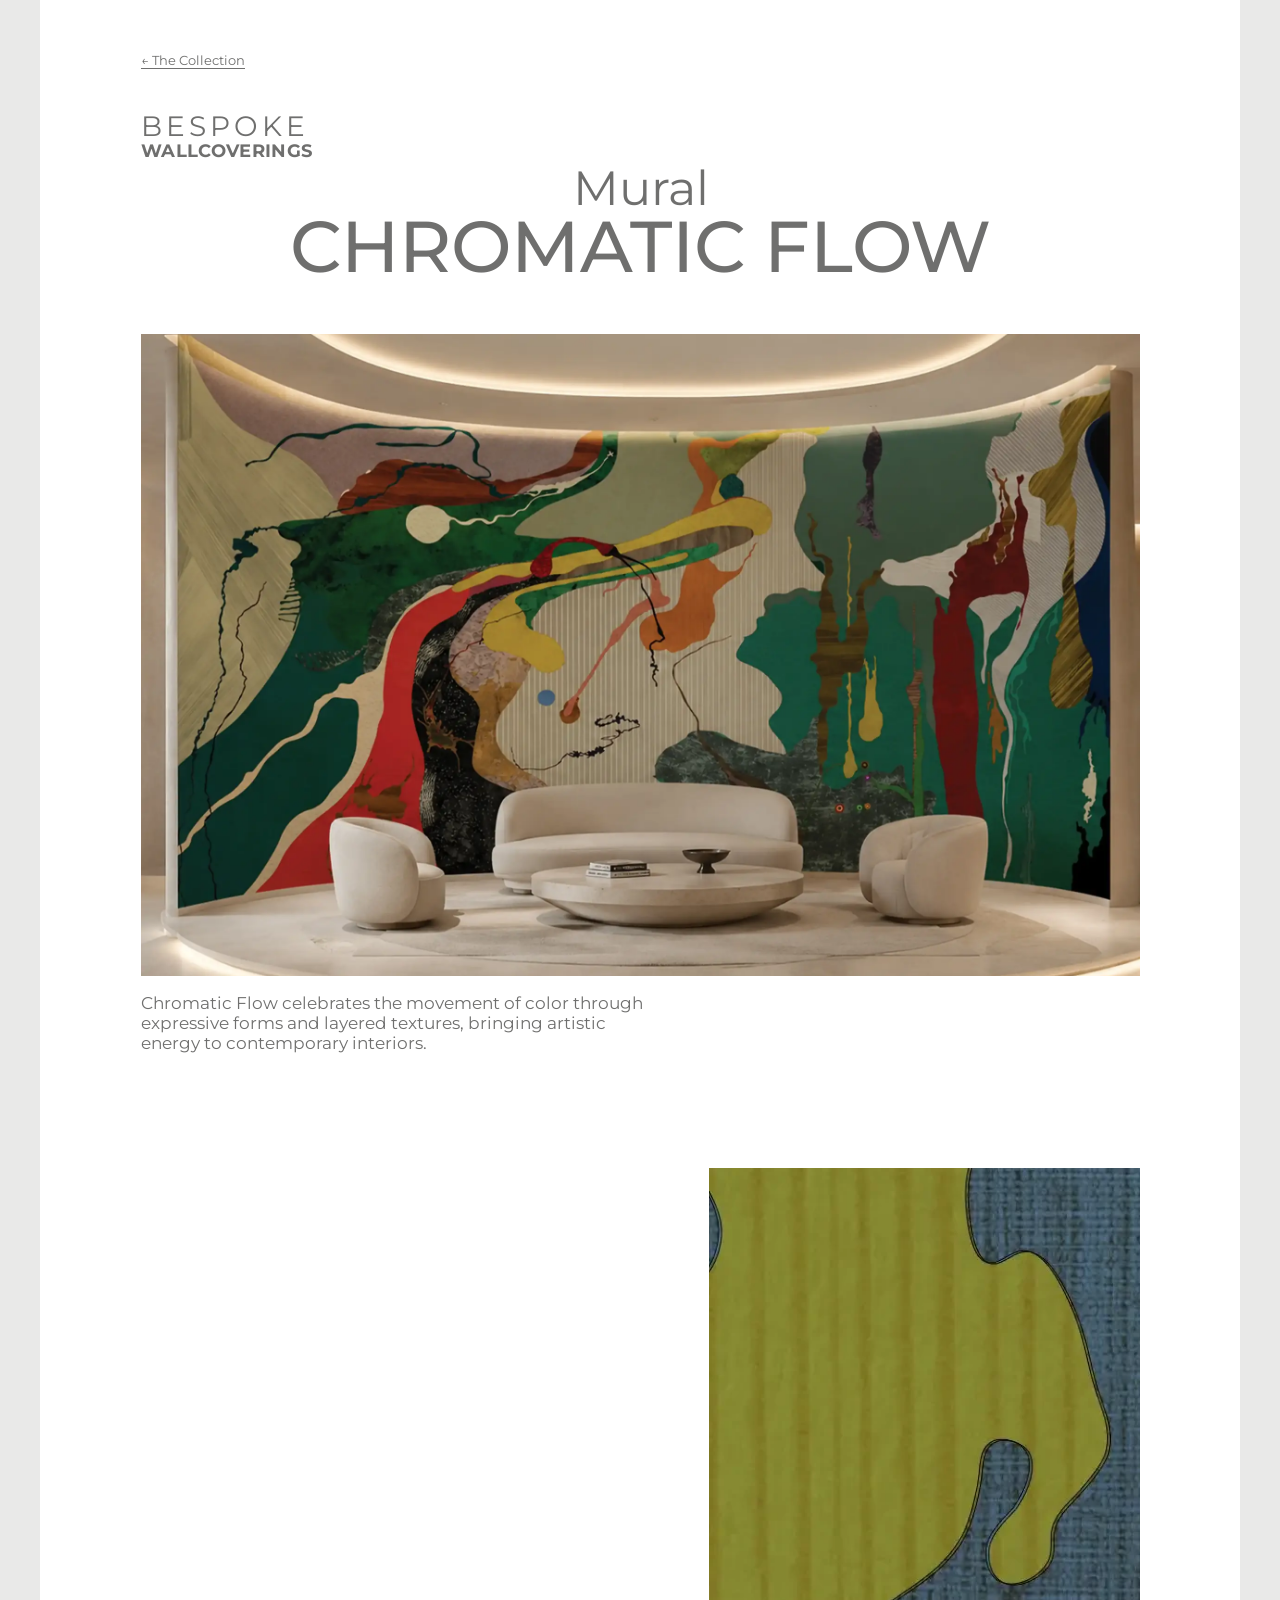
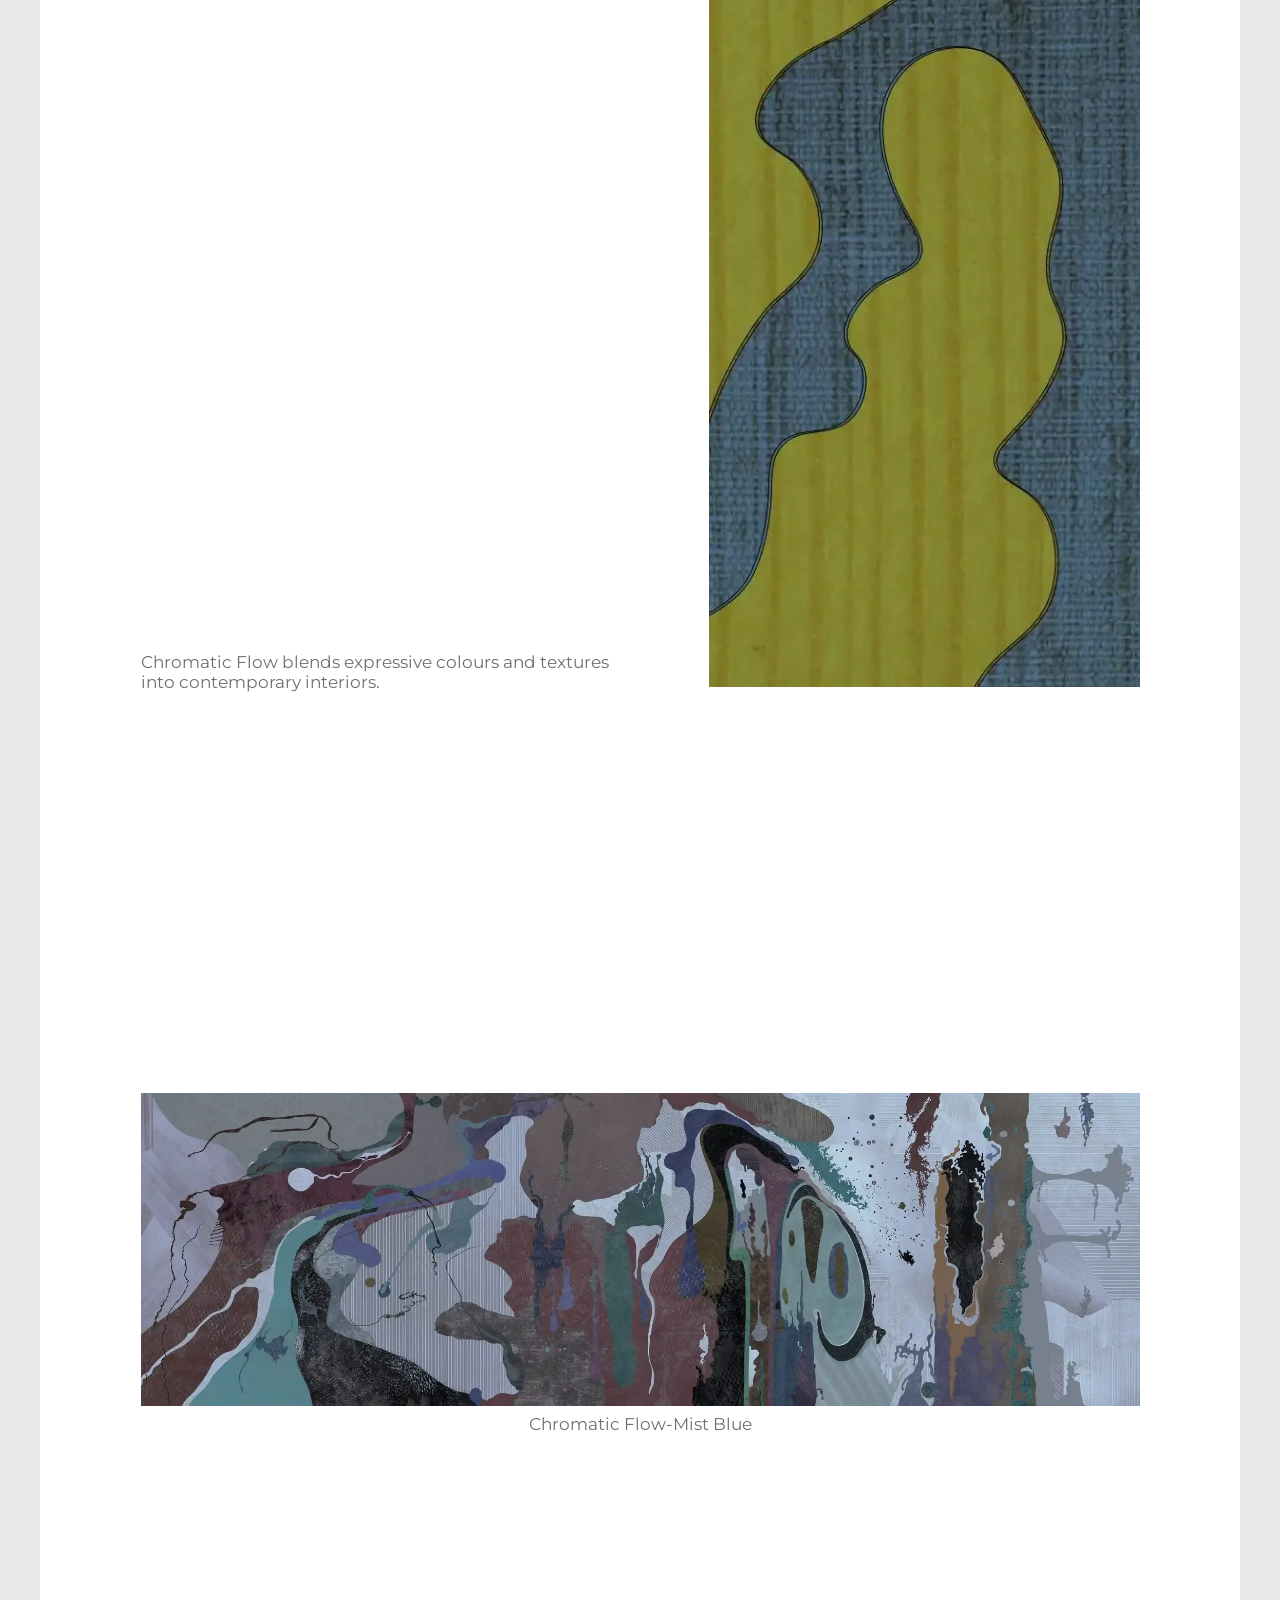
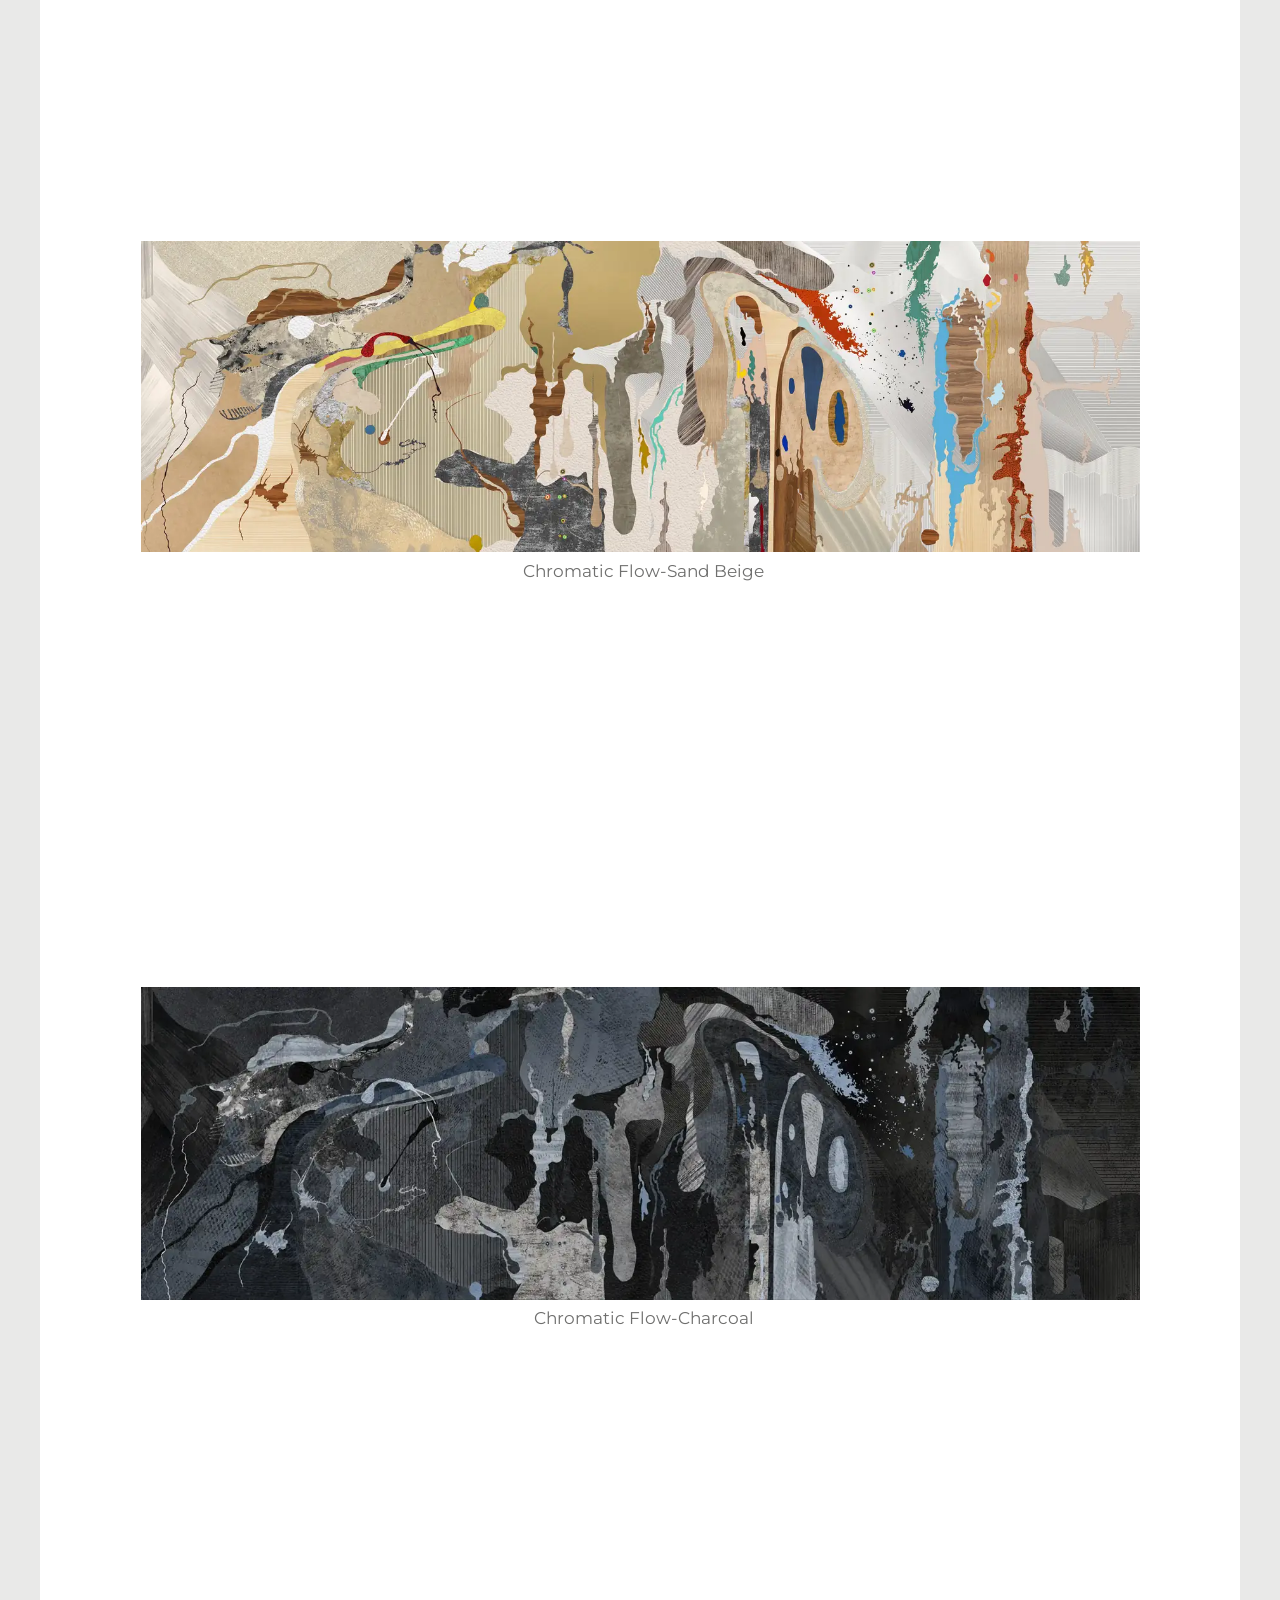
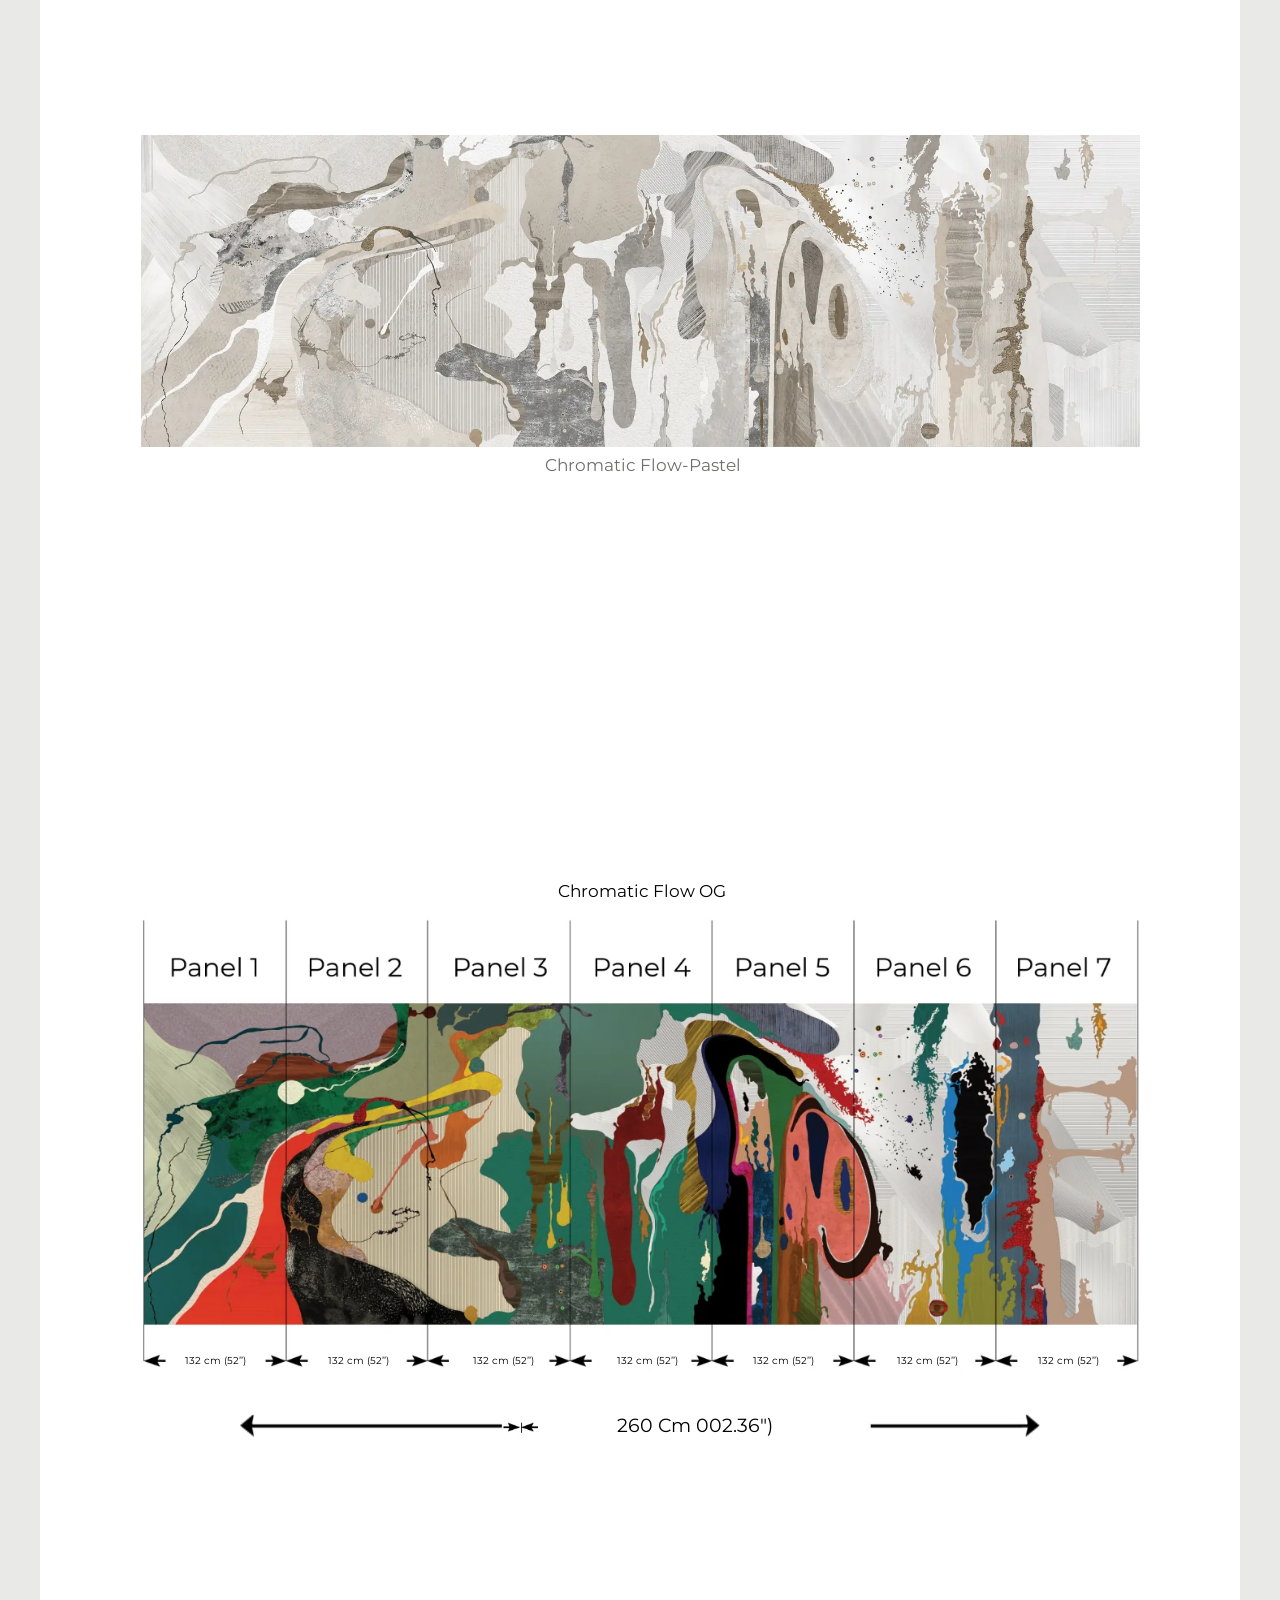
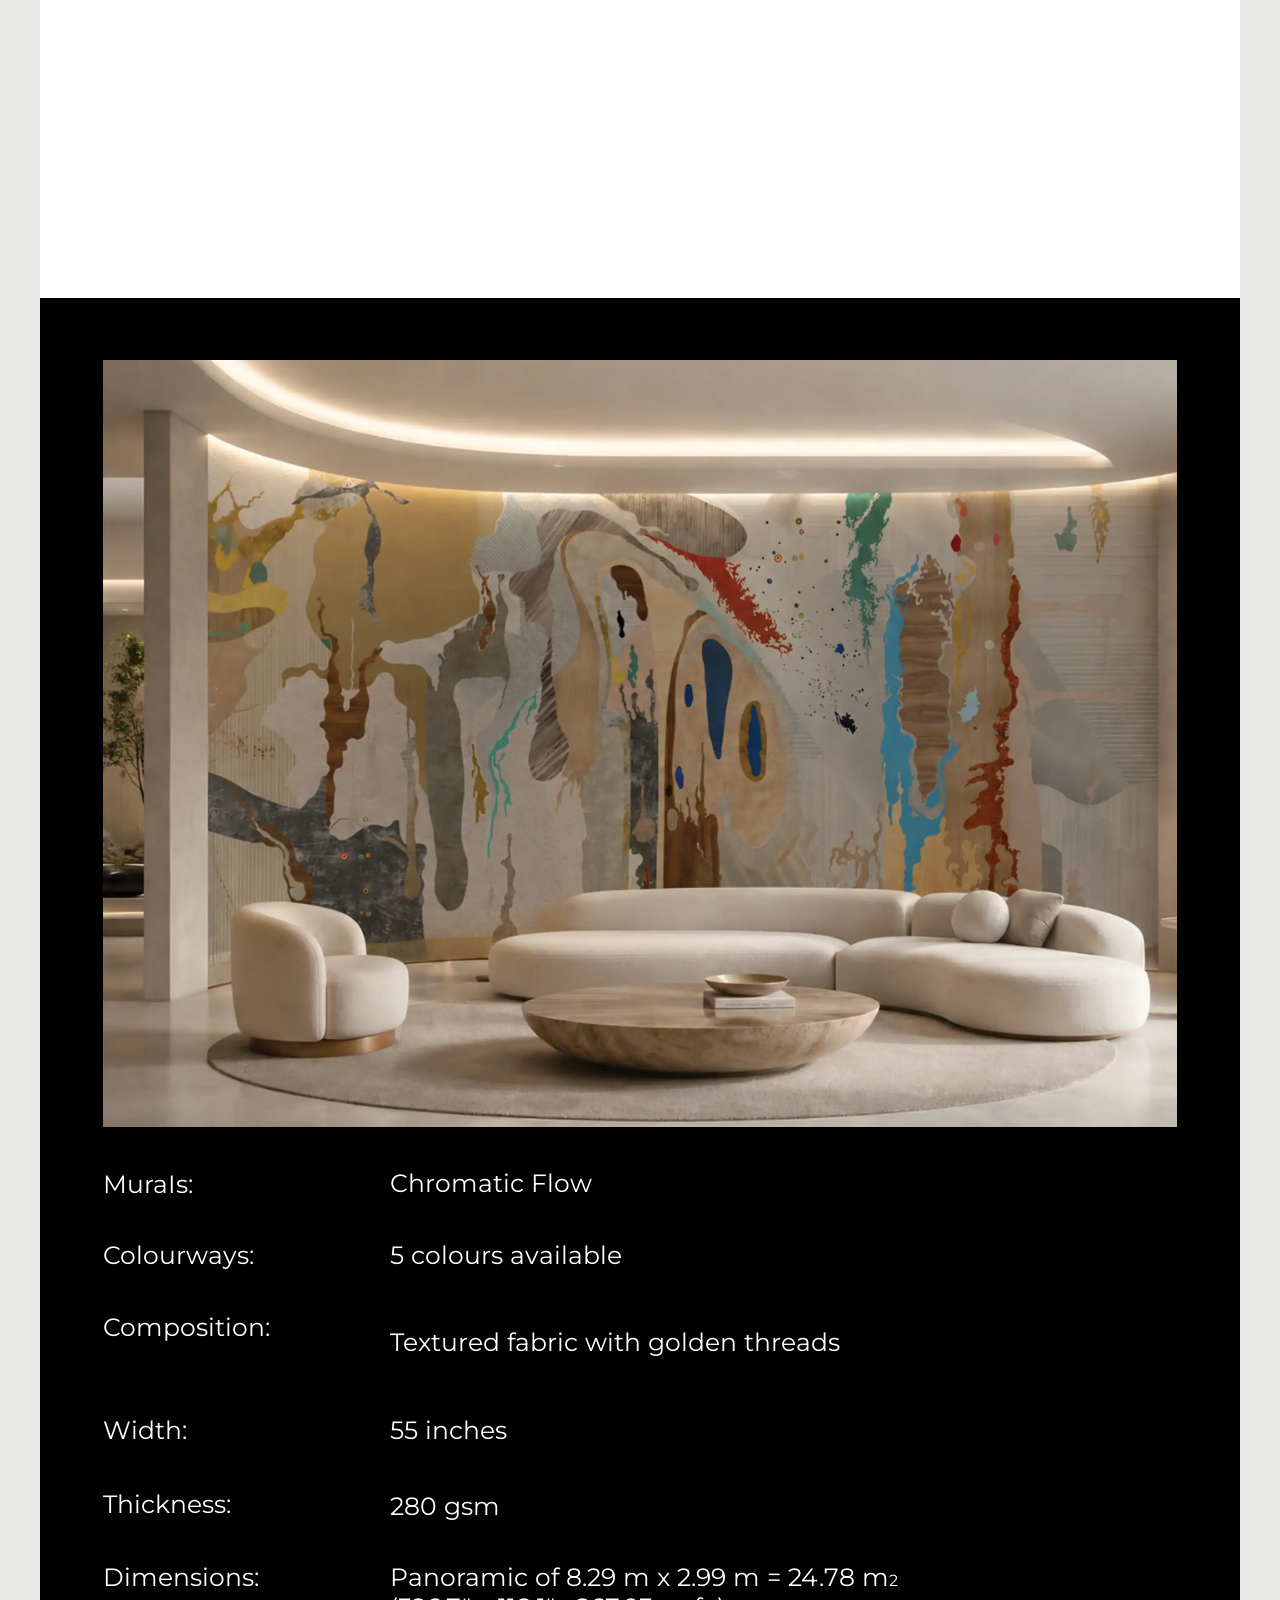
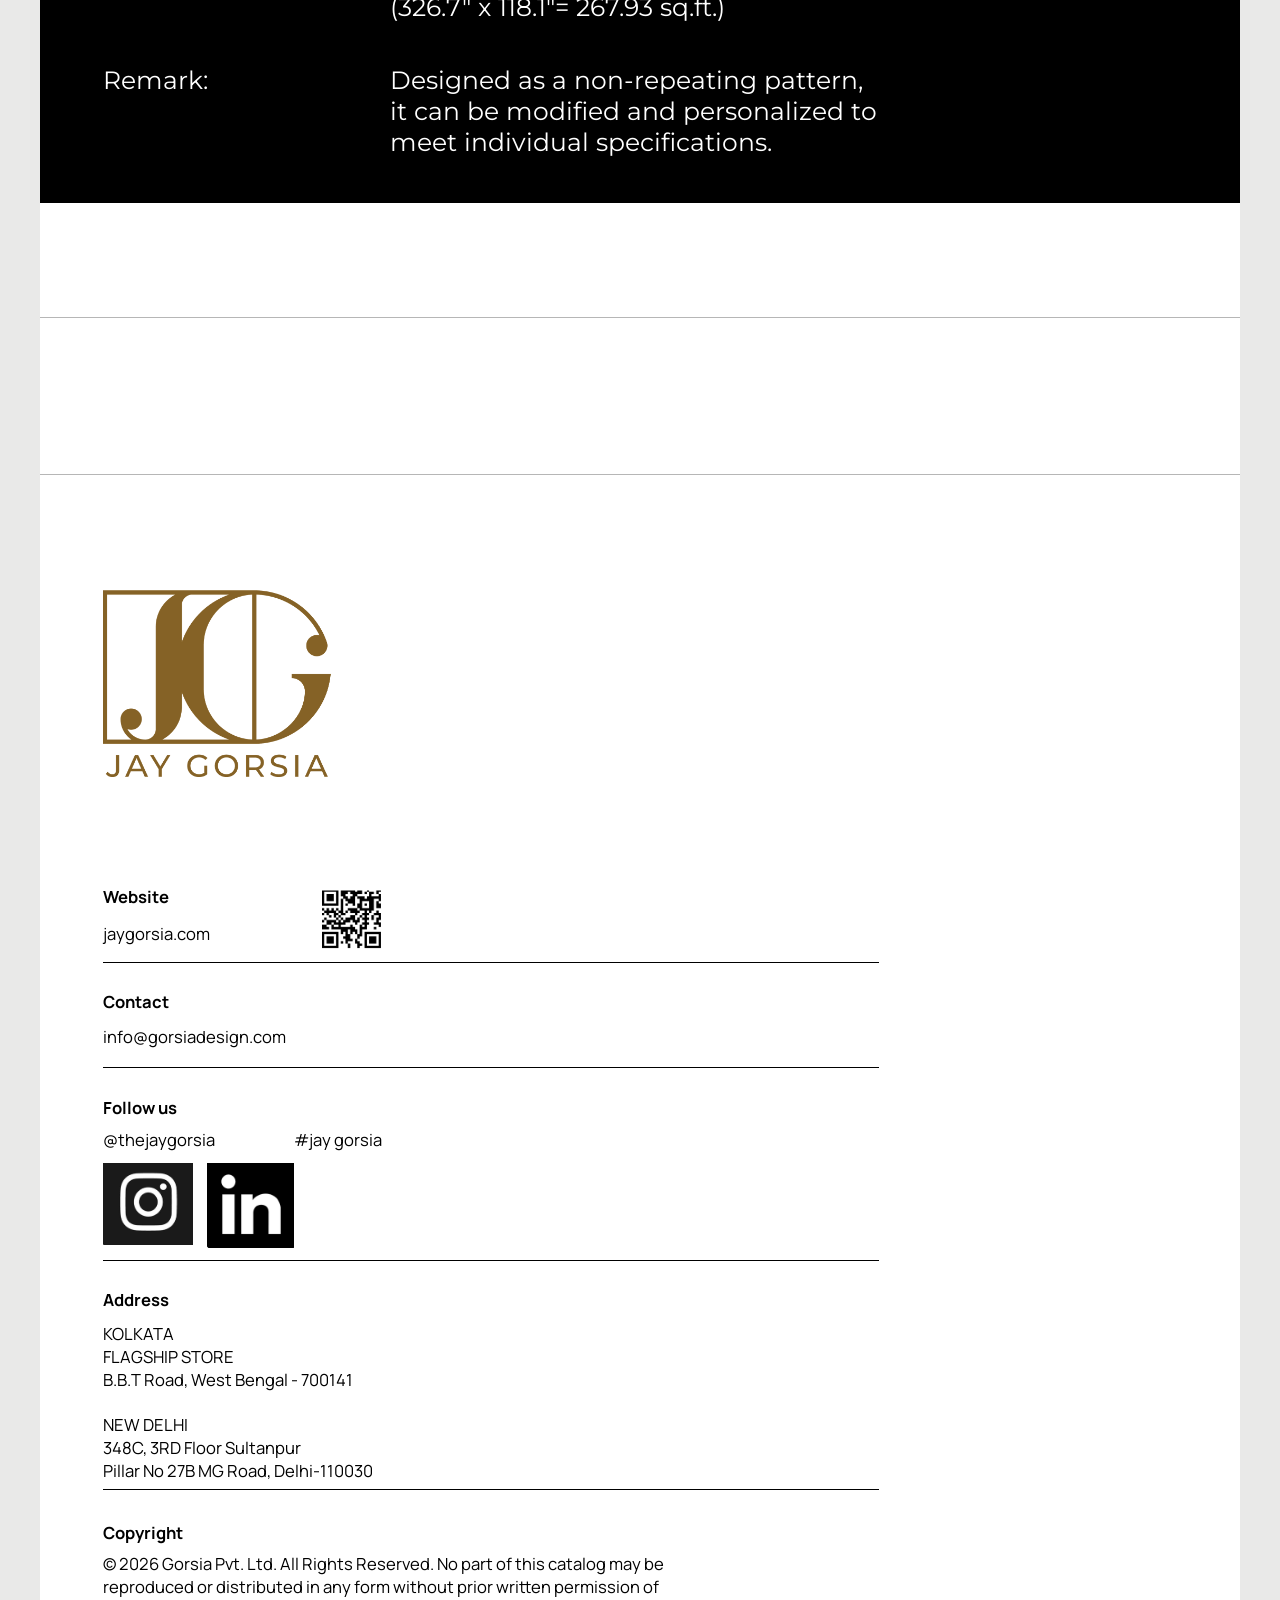
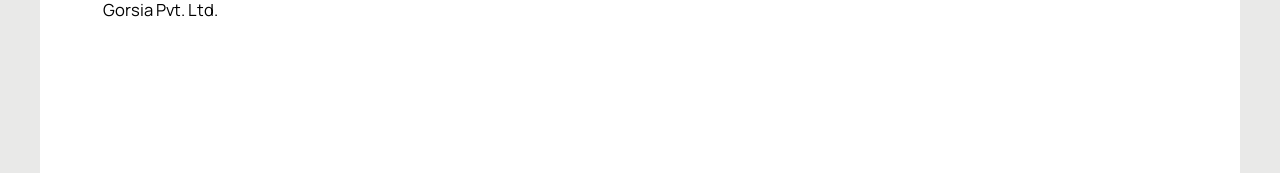
<file: chromatic-flow.html>
<!DOCTYPE html>
<html lang="en"><head><meta charset="utf-8">
<meta name="viewport" content="width=device-width, initial-scale=1">
<title>Mural CHROMATIC FLOW – Jay Gorsia Wallpapers</title>
<link href="https://fonts.googleapis.com/css2?family=Inria+Serif&family=Manrope:wght@400;700&family=Montserrat:wght@300;400;500;700&display=swap" rel="stylesheet">
<link rel="stylesheet" href="assets/style.css">
</head><body>
<main class="page" data-figma="420:1642" style="aspect-ratio:1440/11727">
<a class="back" href="index.html" style="left:8.4028%;top:0.5287%">← The Collection</a>
<div class="t" style="left:8.4028%;top:1.1427%;width:13.9583%;--fs:34;line-height:1.0294;letter-spacing:calc(4.76*100cqw/1440)">BESPOKE</div>
<div class="t" style="left:8.4028%;top:1.4411%;width:13.9583%;--fs:21;line-height:1.0952;letter-spacing:calc(.42*100cqw/1440);font-weight:700">WALLCOVERINGS</div>
<div class="t c" style="left:44.2361%;top:1.6372%;width:11.6667%;--fs:57;line-height:1.193">Mural</div>
<h1 class="t c" style="left:0;top:2.1063%;width:100%;--fs:86;line-height:1.1512;font-weight:500">CHROMATIC FLOW</h1>
<div class="i" style="left:8.4028%;top:3.4195%;width:83.2639%;height:6.566%"><img alt="" class="f" src="images/chromatic-flow-hero.webp" decoding="async" fetchpriority="high"></div>
<div class="t w" style="left:8.4028%;top:10.1561%;width:43.3333%;--fs:20;line-height:1.22">Chromatic Flow celebrates the movement of color through expressive forms and layered textures, bringing artistic energy to contemporary interiors.</div>
<div class="i" style="left:55.6944%;top:11.9553%;width:35.9722%;height:11.4522%"><img alt="" style="width:366.83%;height:100%;left:0.08%;top:0.01%" src="images/chromatic-flow-swatch-right.webp" loading="lazy" decoding="async"></div>
<div class="i" style="left:8.4028%;top:27.5603%;width:83.2639%;height:3.1977%"><img alt="" class="f" src="images/chromatic-flow-cw-mist-blue.webp" loading="lazy" decoding="async"></div>
<div class="i" style="left:8.4028%;top:35.2093%;width:83.2639%;height:3.1892%"><img alt="" class="f" src="images/chromatic-flow-cw-sand-beige.webp" loading="lazy" decoding="async"></div>
<div class="i" style="left:8.4028%;top:42.8498%;width:83.2639%;height:3.1977%"><img alt="" class="f" src="images/chromatic-flow-cw-charcoal.webp" loading="lazy" decoding="async"></div>
<div class="i" style="left:8.4028%;top:50.4988%;width:83.2639%;height:3.1892%"><img alt="" class="f" src="images/chromatic-flow-cw-pastel.webp" loading="lazy" decoding="async"></div>
<div class="i n" style="left:8.5417%;top:58.4207%;width:83.125%;height:4.7924%"><div class="r" style="width:46.9507%;height:212.9893%"><img alt="" style="width:710.14%;height:119.06%;left:-310.14%;top:-9.53%" src="images/chromatic-flow-diagram.webp" loading="lazy" decoding="async"></div></div>
<div class="i n" style="left:16.5278%;top:63.486%;width:67.0139%;height:0.5031%"><div class="r" style="width:6.114%;height:1635.5932%"><img alt="" style="width:5444.44%;height:118.75%;left:-3288.89%;top:-9.29%" src="images/chromatic-flow-diagram.webp" loading="lazy" decoding="async"></div></div>
<div class="bx" style="left:23.0556%;top:62.9232%;width:6.9444%;height:0.1961%"></div>
<div class="bx" style="left:46.6667%;top:62.9232%;width:6.4583%;height:0.1961%"></div>
<div class="bx" style="left:58.4028%;top:62.9232%;width:6.9444%;height:0.1961%"></div>
<div class="bx" style="left:69.7917%;top:62.9232%;width:7.3611%;height:0.1961%"></div>
<div class="bx" style="left:81.9444%;top:62.9232%;width:7.3611%;height:0.1961%"></div>
<div class="bx" style="left:10.625%;top:62.9232%;width:7.2222%;height:0.1961%"></div>
<div class="bx" style="left:34.0972%;top:62.9232%;width:7.7778%;height:0.1961%"></div>
<div class="bx" style="left:42.1528%;top:63.5116%;width:26.5972%;height:0.4605%"></div>
<div class="t c k" style="left:43.1944%;top:58.1393%;width:13.6806%;--fs:20;line-height:1.15">Chromatic Flow OG</div>
<div class="t w" style="left:8.4028%;top:23.0408%;width:40.2778%;--fs:20;line-height:1.22">Chromatic Flow blends expressive colours and textures into contemporary interiors.</div>
<div class="t c" style="left:40.6944%;top:30.8434%;width:18.6806%;--fs:20;line-height:1.2">Chromatic Flow-Mist Blue</div>
<div class="t c" style="left:40.2778%;top:38.4838%;width:19.5139%;--fs:20;line-height:1.2">Chromatic Flow-Sand Beige</div>
<div class="t c" style="left:41.1806%;top:46.1329%;width:17.7083%;--fs:20;line-height:1.2">Chromatic Flow-Charcoal</div>
<div class="t c" style="left:42.0833%;top:53.7733%;width:15.8333%;--fs:20;line-height:1.2">Chromatic Flow-Pastel</div>
<div class="t k" style="left:12.0833%;top:62.9658%;width:4.9306%;--fs:12;line-height:1.5">132 cm (52’’)</div>
<div class="t k" style="left:24.0278%;top:62.9658%;width:4.9306%;--fs:12;line-height:1.5">132 cm (52’’)</div>
<div class="t k" style="left:36.0417%;top:62.9658%;width:4.9306%;--fs:12;line-height:1.5">132 cm (52’’)</div>
<div class="t k" style="left:48.0556%;top:62.9658%;width:4.9306%;--fs:12;line-height:1.5">132 cm (52’’)</div>
<div class="t k" style="left:59.375%;top:62.9658%;width:4.9306%;--fs:12;line-height:1.5">132 cm (52’’)</div>
<div class="t k" style="left:71.4583%;top:62.9658%;width:4.9306%;--fs:12;line-height:1.5">132 cm (52’’)</div>
<div class="t k" style="left:83.125%;top:62.9658%;width:4.9306%;--fs:12;line-height:1.5">132 cm (52’’)</div>
<div class="t k" style="left:48.0556%;top:63.5542%;width:13.0556%;--fs:23;line-height:1.4783">260 Cm 002.36")</div>
<div class="blk" style="left:0%;top:68.5342%;width:100%;height:15.4089%"></div>
<div class="i" style="left:5.2778%;top:69.1737%;width:89.5139%;height:7.8537%"><img alt="" class="f" src="images/chromatic-flow-spec.webp" loading="lazy" decoding="async"></div>
<div class="t wh" style="left:5.2778%;top:77.4537%;width:13.5417%;--fs:30;line-height:1.2">MuraIs:</div>
<div class="t wh" style="left:29.1667%;top:77.4708%;width:48.6111%;--fs:30;line-height:1.0333">Chromatic Flow</div>
<div class="t wh" style="left:5.2778%;top:78.1786%;width:13.5417%;--fs:30;line-height:1.2">Colourways:</div>
<div class="t wh" style="left:29.1667%;top:78.1871%;width:48.6111%;--fs:30;line-height:1.1667">5 colours available</div>
<div class="t wh" style="left:5.2778%;top:78.9119%;width:13.5417%;--fs:30;line-height:1.2">Composition:</div>
<div class="t wh" style="left:29.1667%;top:78.9119%;width:48.6111%;--fs:30;line-height:2.4667">Textured fabric with golden threads</div>
<div class="t wh" style="left:5.2778%;top:79.9693%;width:13.5417%;--fs:30;line-height:1.2">Width:</div>
<div class="t wh" style="left:29.1667%;top:80.0034%;width:48.6111%;--fs:30;line-height:1.0333">55 inches</div>
<div class="t wh" style="left:5.2778%;top:80.7282%;width:13.5417%;--fs:30;line-height:1.2">Thickness:</div>
<div class="t wh" style="left:29.1667%;top:80.7709%;width:48.6111%;--fs:30;line-height:1.0667">280 gsm</div>
<div class="t wh" style="left:5.2778%;top:81.4701%;width:13.5417%;--fs:30;line-height:1.2">Dimensions:</div>
<div class="t wh" style="left:29.1667%;top:81.4701%;width:48.6111%;--fs:30;line-height:1.2333">Panoramic of 8.29 m x 2.99 m = 24.78 m<span class="s">2</span>
(326.7" x 118.1"= 267.93 sq.ft.)</div>
<div class="t wh" style="left:5.2778%;top:82.5275%;width:13.5417%;--fs:30;line-height:1.2">Remark:</div>
<div class="t wh" style="left:29.1667%;top:82.5275%;width:48.6111%;--fs:30;line-height:1.2333">Designed as a non-repeating pattern,
it can be modified and personalized to
meet individual specifications.</div>
<div class="hr g" style="left:0%;top:85.1028%;width:100%;height:0%"></div>
<div class="hr g" style="left:0%;top:86.7144%;width:100%;height:0%"></div>
<div class="i" style="left:5.2778%;top:87.8912%;width:19.0278%;height:1.9272%"><img alt="" style="width:200.2%;height:262.43%;left:-0.1%;top:-162.43%" src="images/853ff2c4-60c0-4424-809c-5003fb65309c.webp" loading="lazy" decoding="async"></div>
<div class="i n" style="left:23.4722%;top:90.9696%;width:4.9306%;height:0.5969%;transform:scaleY(-1)"><img alt="QR" class="f" src="images/06fa7504-af35-4e3b-932e-40bd4d989556.png" loading="lazy" decoding="async"></div>
<div class="t k m b" style="left:5.2778%;top:90.8928%;width:22.9167%;--fs:20;line-height:1.8">Website</div>
<div class="t k m" style="left:5.2778%;top:91.2424%;width:13.4028%;--fs:20;line-height:2"><a href="https://jaygorsia.com/intro/" target="_blank" rel="noopener">jaygorsia.com</a></div>
<div class="t k m b" style="left:5.2778%;top:91.9843%;width:22.9167%;--fs:20;line-height:1.6">Contact</div>
<div class="t k m" style="left:5.2778%;top:92.2998%;width:22.9167%;--fs:20;line-height:2.05">info@gorsiadesign.com</div>
<div class="t k m b" style="left:5.2778%;top:93.0588%;width:22.9167%;--fs:20;line-height:1.65">Follow us</div>
<div class="t k m" style="left:5.2778%;top:93.3743%;width:22.9167%;--fs:20;line-height:1.8">@thejaygorsia</div>
<div class="t k m" style="left:21.1806%;top:93.3743%;width:22.9167%;--fs:20;line-height:1.8">#jay gorsia</div>
<a class="i n" href="https://www.instagram.com/thejaygorsia/" target="_blank" rel="noopener" style="left:5.2778%;top:93.758%;width:7.5139%;height:0.8442%"><img alt="Instagram" style="width:503.97%;height:372.35%;left:-46.86%;top:-50.65%" src="images/953dd919-89e7-4893-8965-abc6da97ef3d.webp" loading="lazy" decoding="async"></a>
<a class="i n" href="https://www.linkedin.com/company/jay-gorsia/posts/" target="_blank" rel="noopener" style="left:13.9583%;top:93.758%;width:7.2222%;height:0.8698%"><img alt="LinkedIn" style="width:189.29%;height:193.69%;left:-44.64%;top:-48.01%" src="images/f23d51f9-d864-4594-9c83-29731ed79941.webp" loading="lazy" decoding="async"></a>
<div class="t k m b" style="left:5.2778%;top:95.0286%;width:22.9167%;--fs:20;line-height:1.6">Address</div>
<div class="t k m" style="left:5.2778%;top:95.4038%;width:34.0972%;--fs:20;line-height:1.366">KOLKATA
FLAGSHIP STORE
B.B.T Road, West Bengal - 700141

NEW DELHI
348C, 3RD Floor Sultanpur
Pillar No 27B MG Road, Delhi-110030</div>
<div class="t k m b" style="left:5.2778%;top:97.3736%;width:22.9167%;--fs:20;line-height:2.05">Copyright</div>
<div class="t w k m" style="left:5.2778%;top:97.7573%;width:49.5139%;--fs:20;line-height:1.366">© 2026 Gorsia Pvt. Ltd. All Rights Reserved. No part of this catalog may be reproduced or distributed in any form without prior written permission of Gorsia Pvt. Ltd.</div>
<div class="hr b" style="left:5.2778%;top:91.7029%;width:64.6528%;height:0%"></div>
<div class="hr b" style="left:5.2778%;top:92.7774%;width:64.6528%;height:0%"></div>
<div class="hr b" style="left:5.2778%;top:94.7557%;width:64.6528%;height:0%"></div>
<div class="hr b" style="left:5.2778%;top:97.1007%;width:64.6528%;height:0%"></div>
</main>
</body></html>
</file>
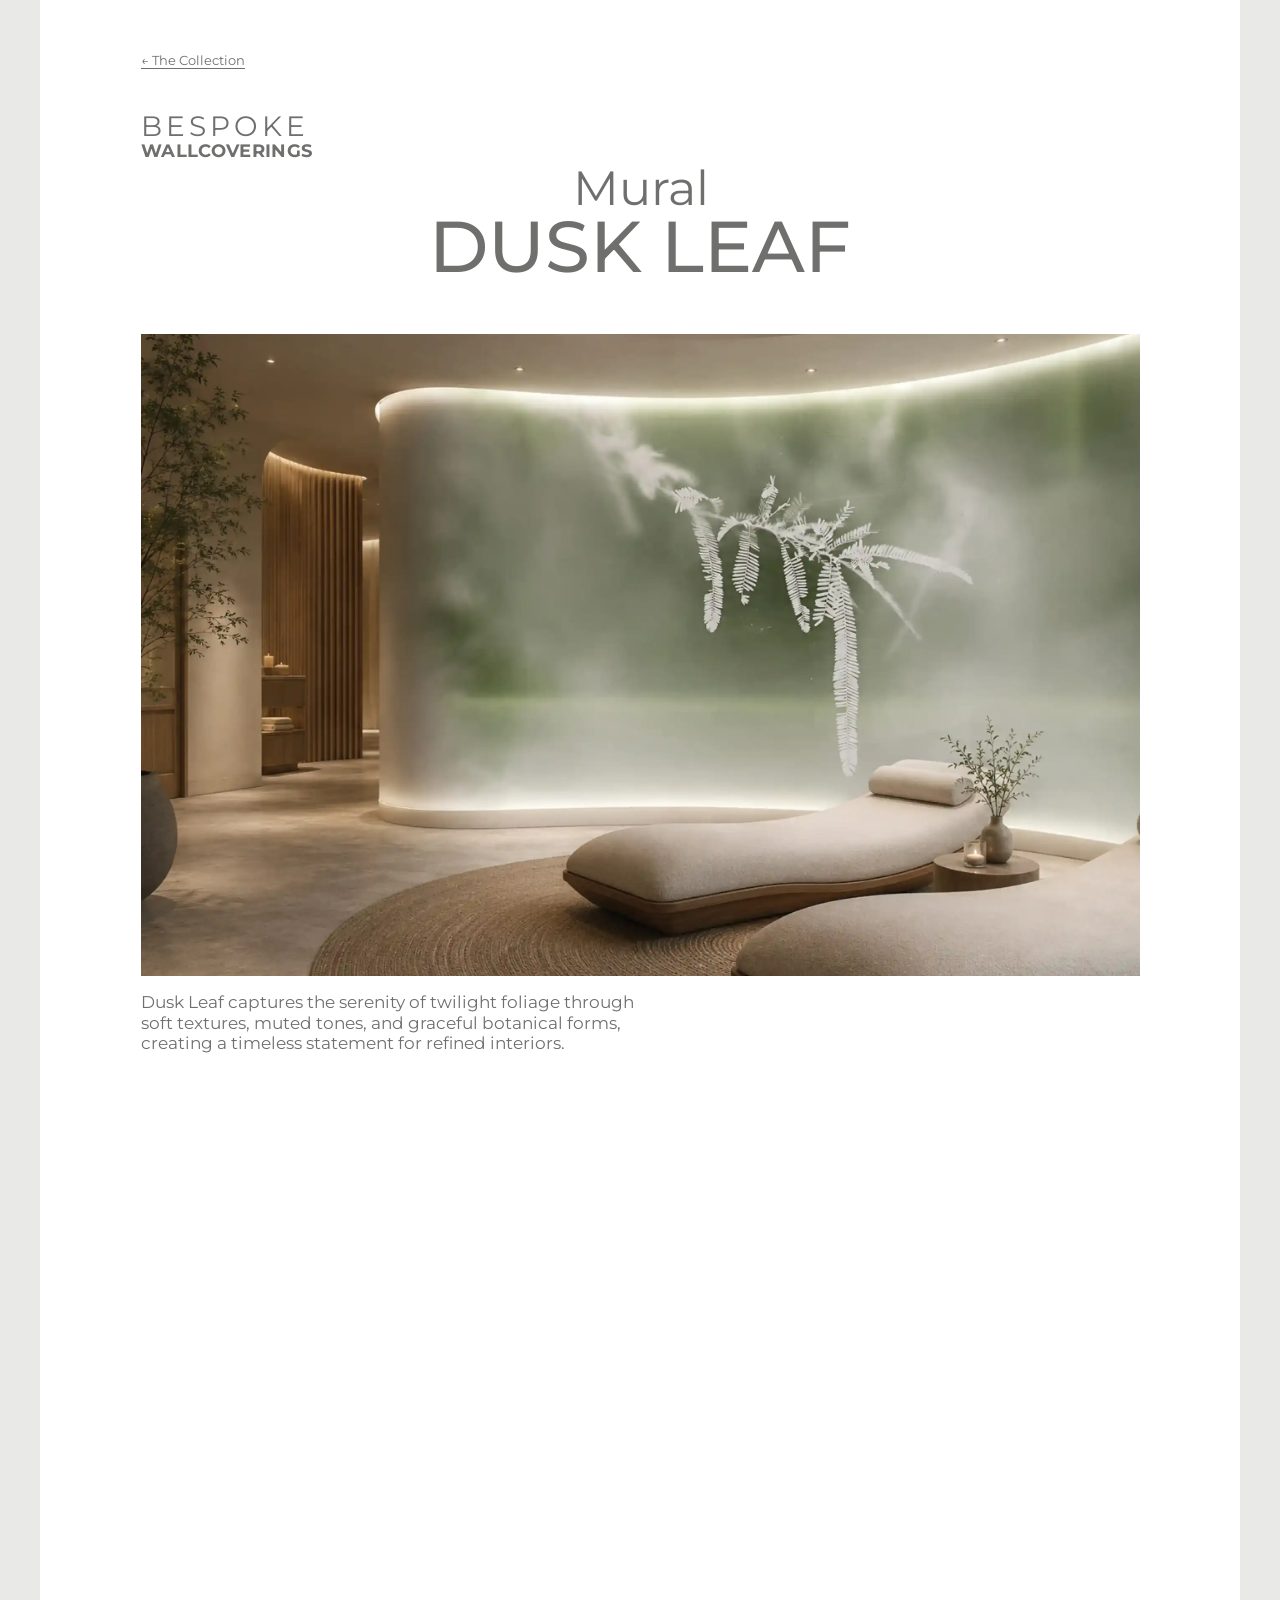
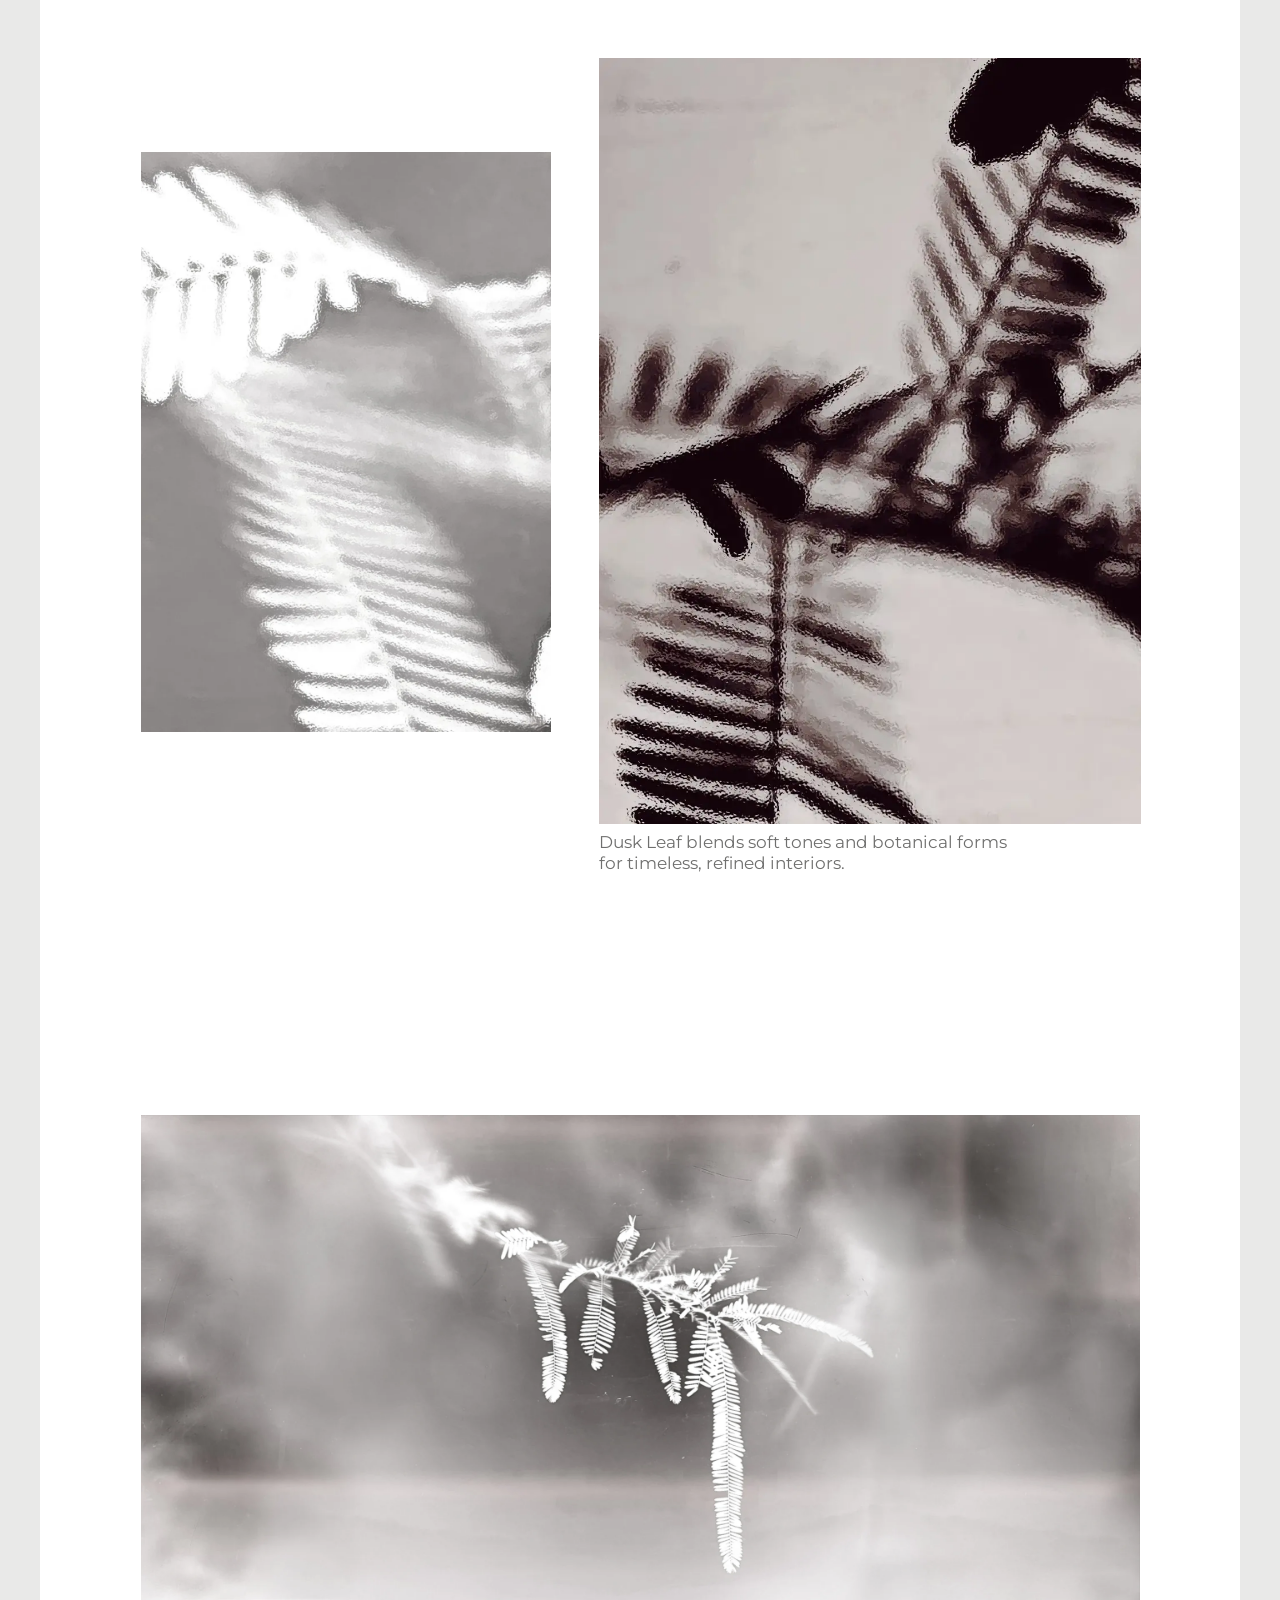
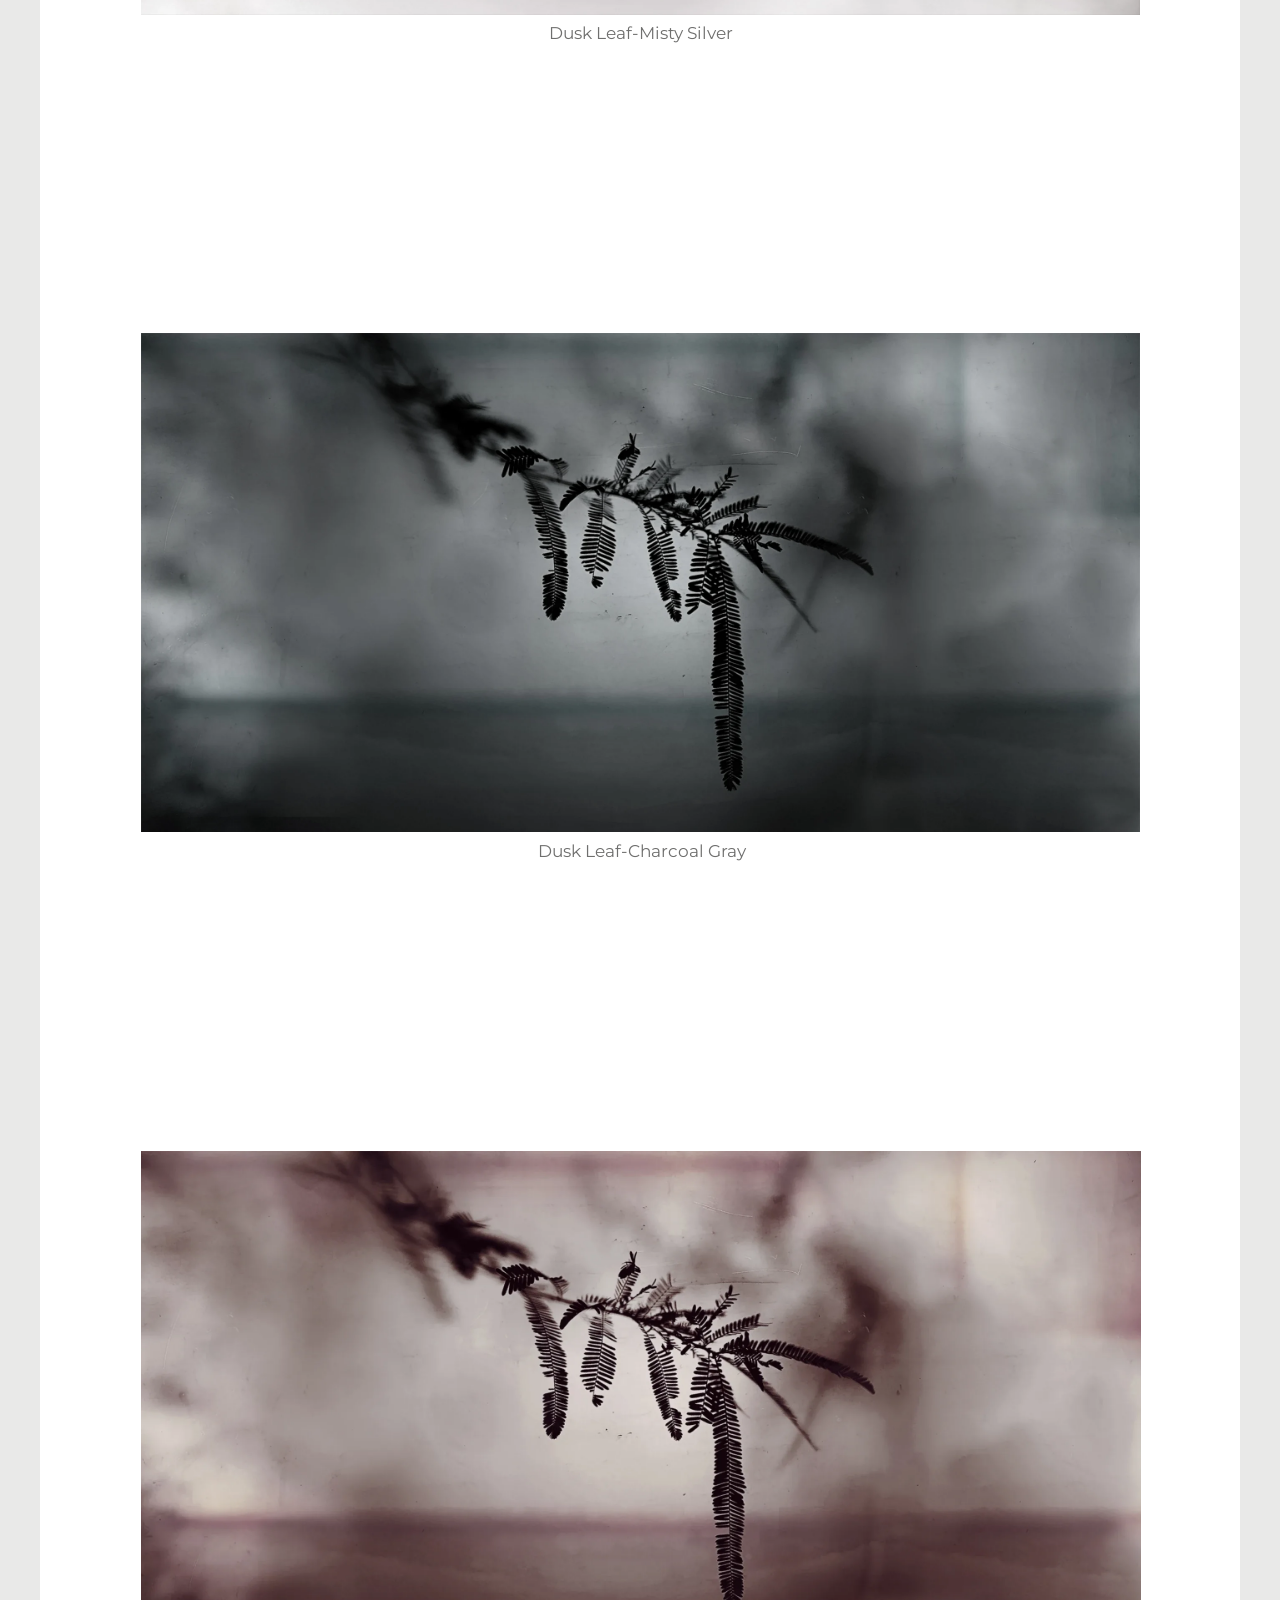
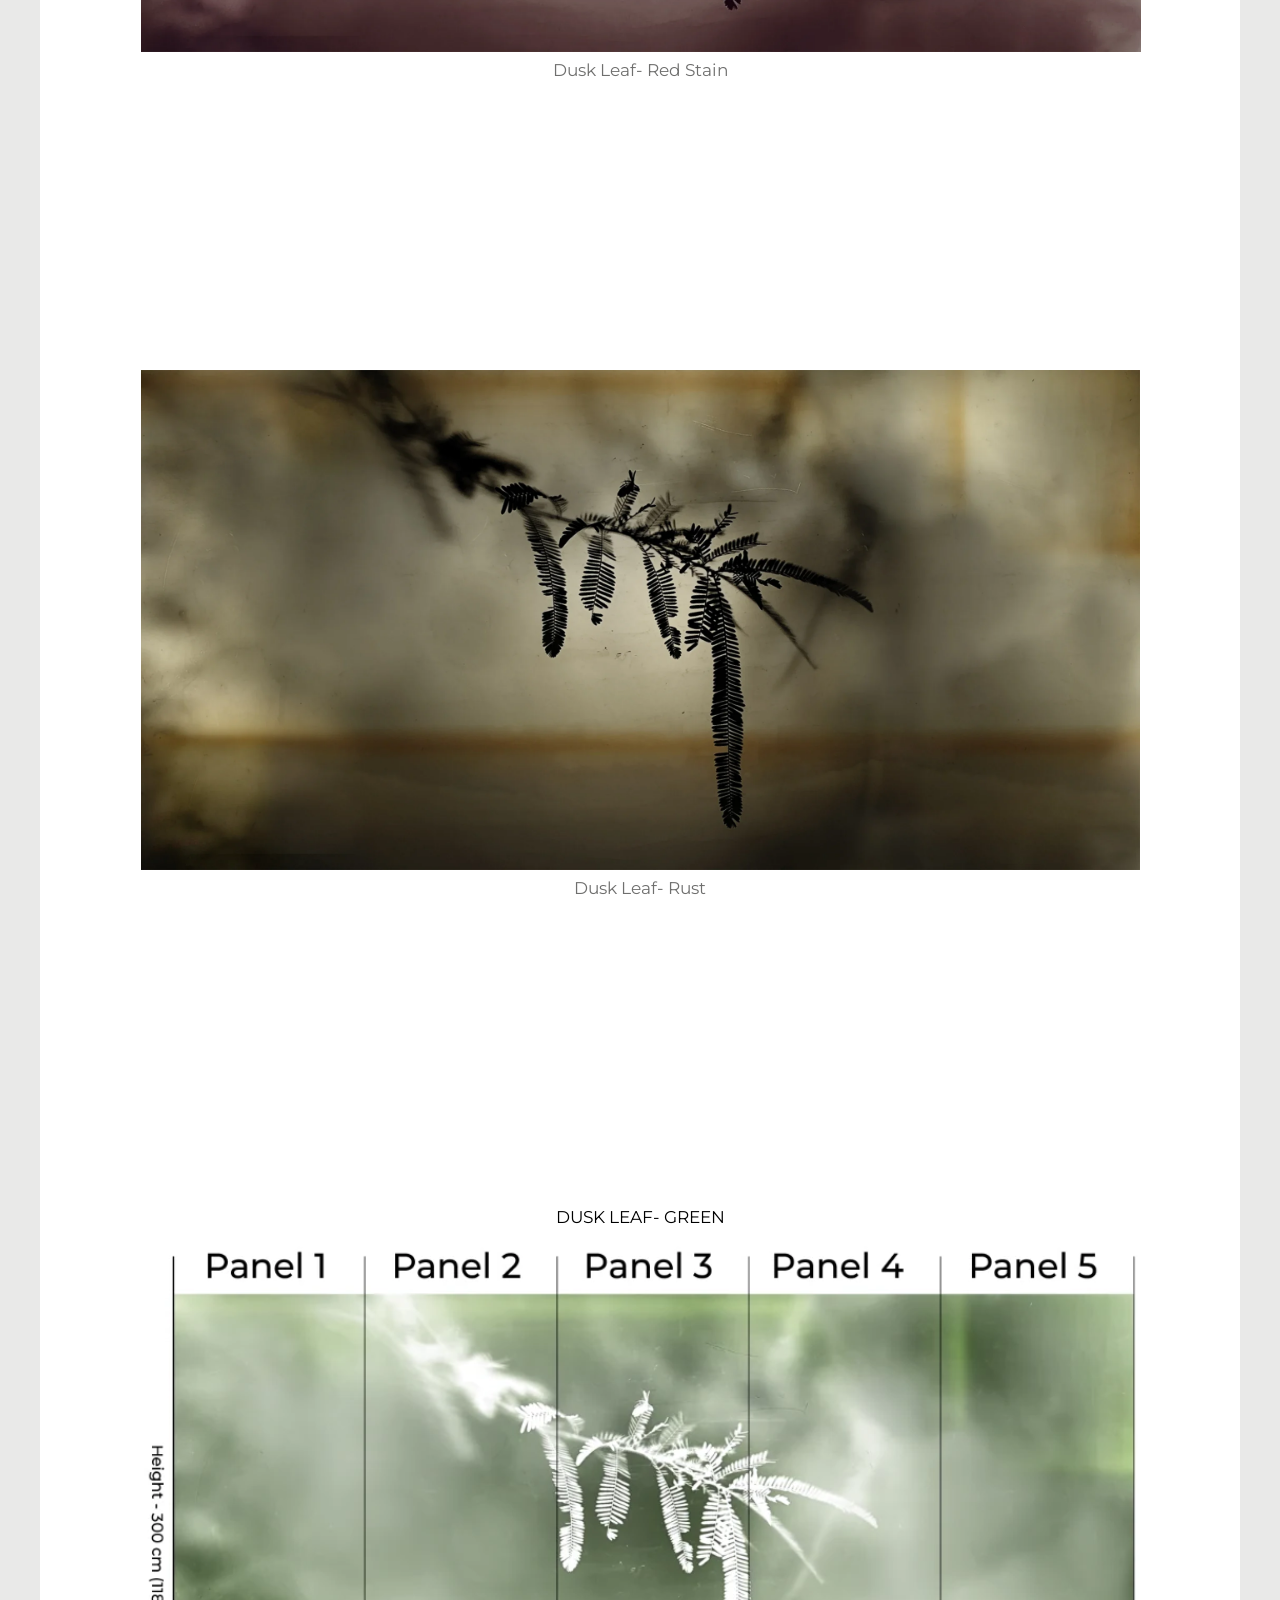
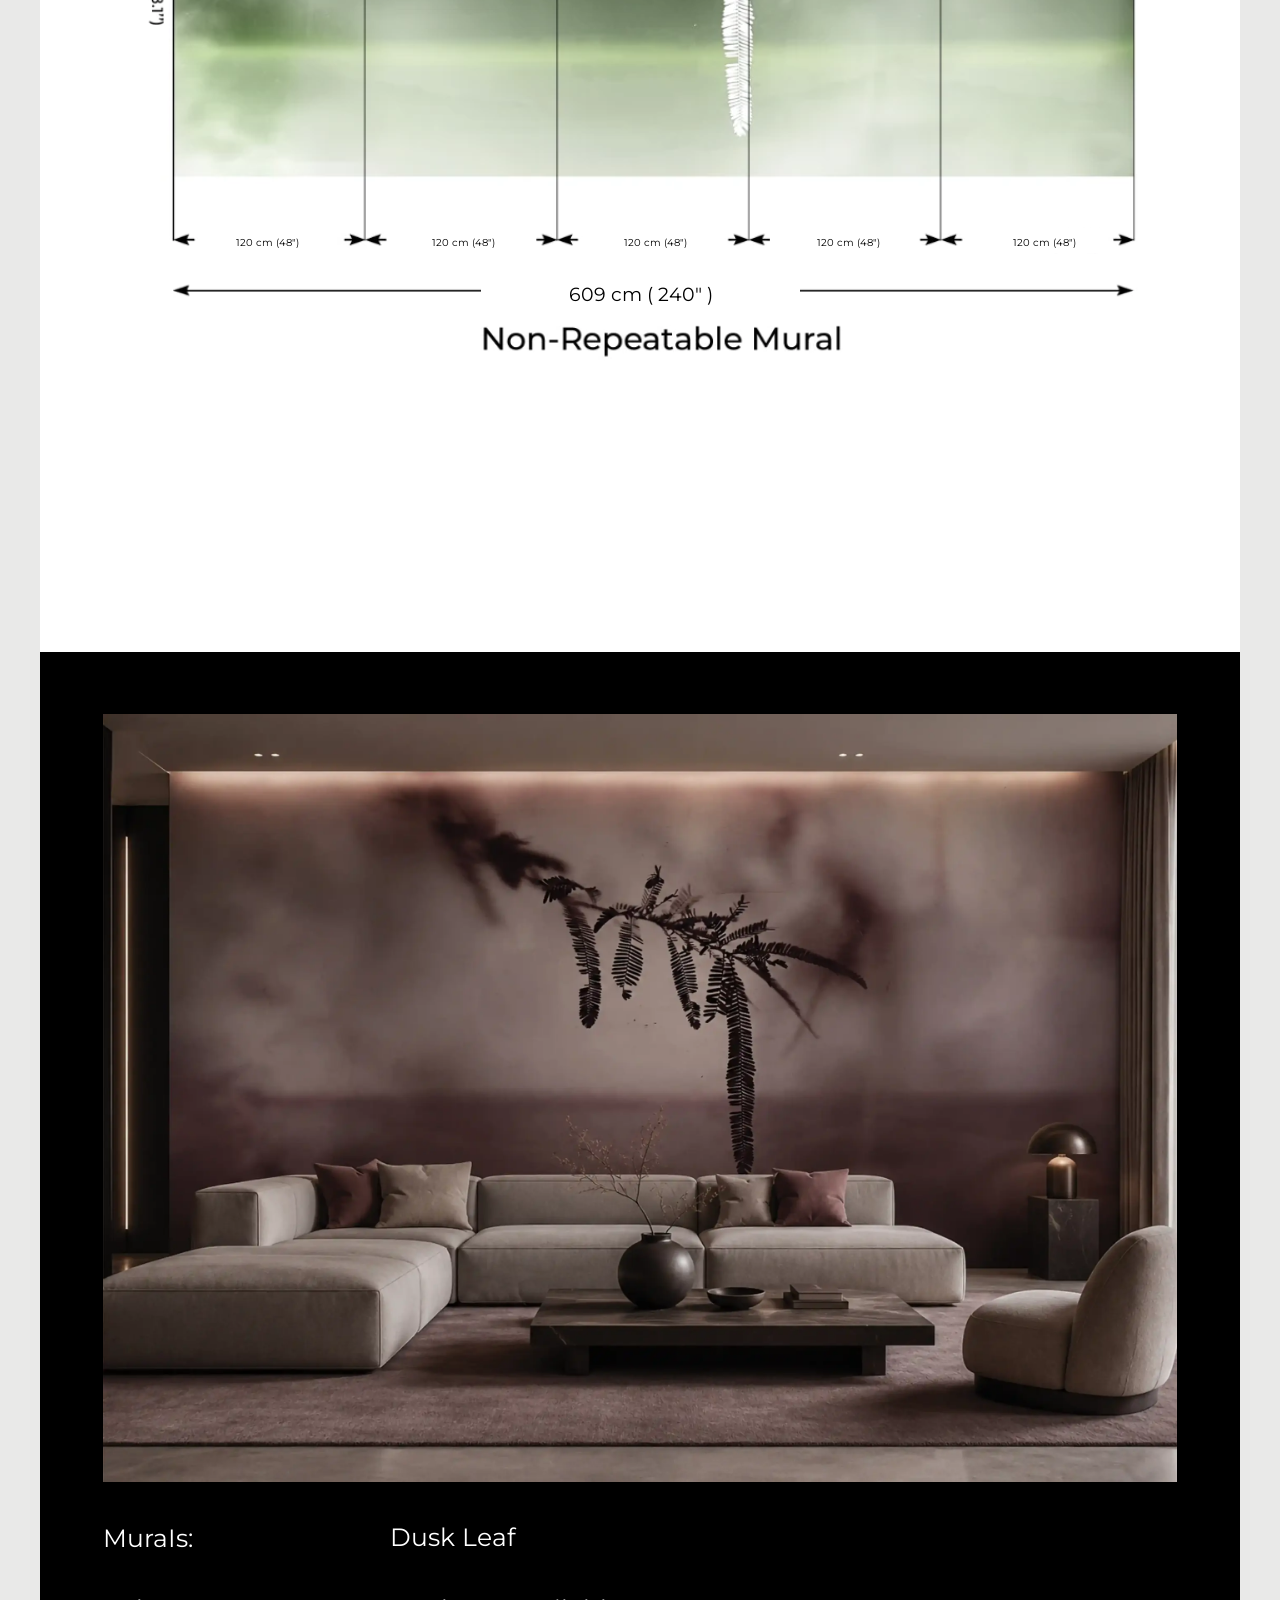
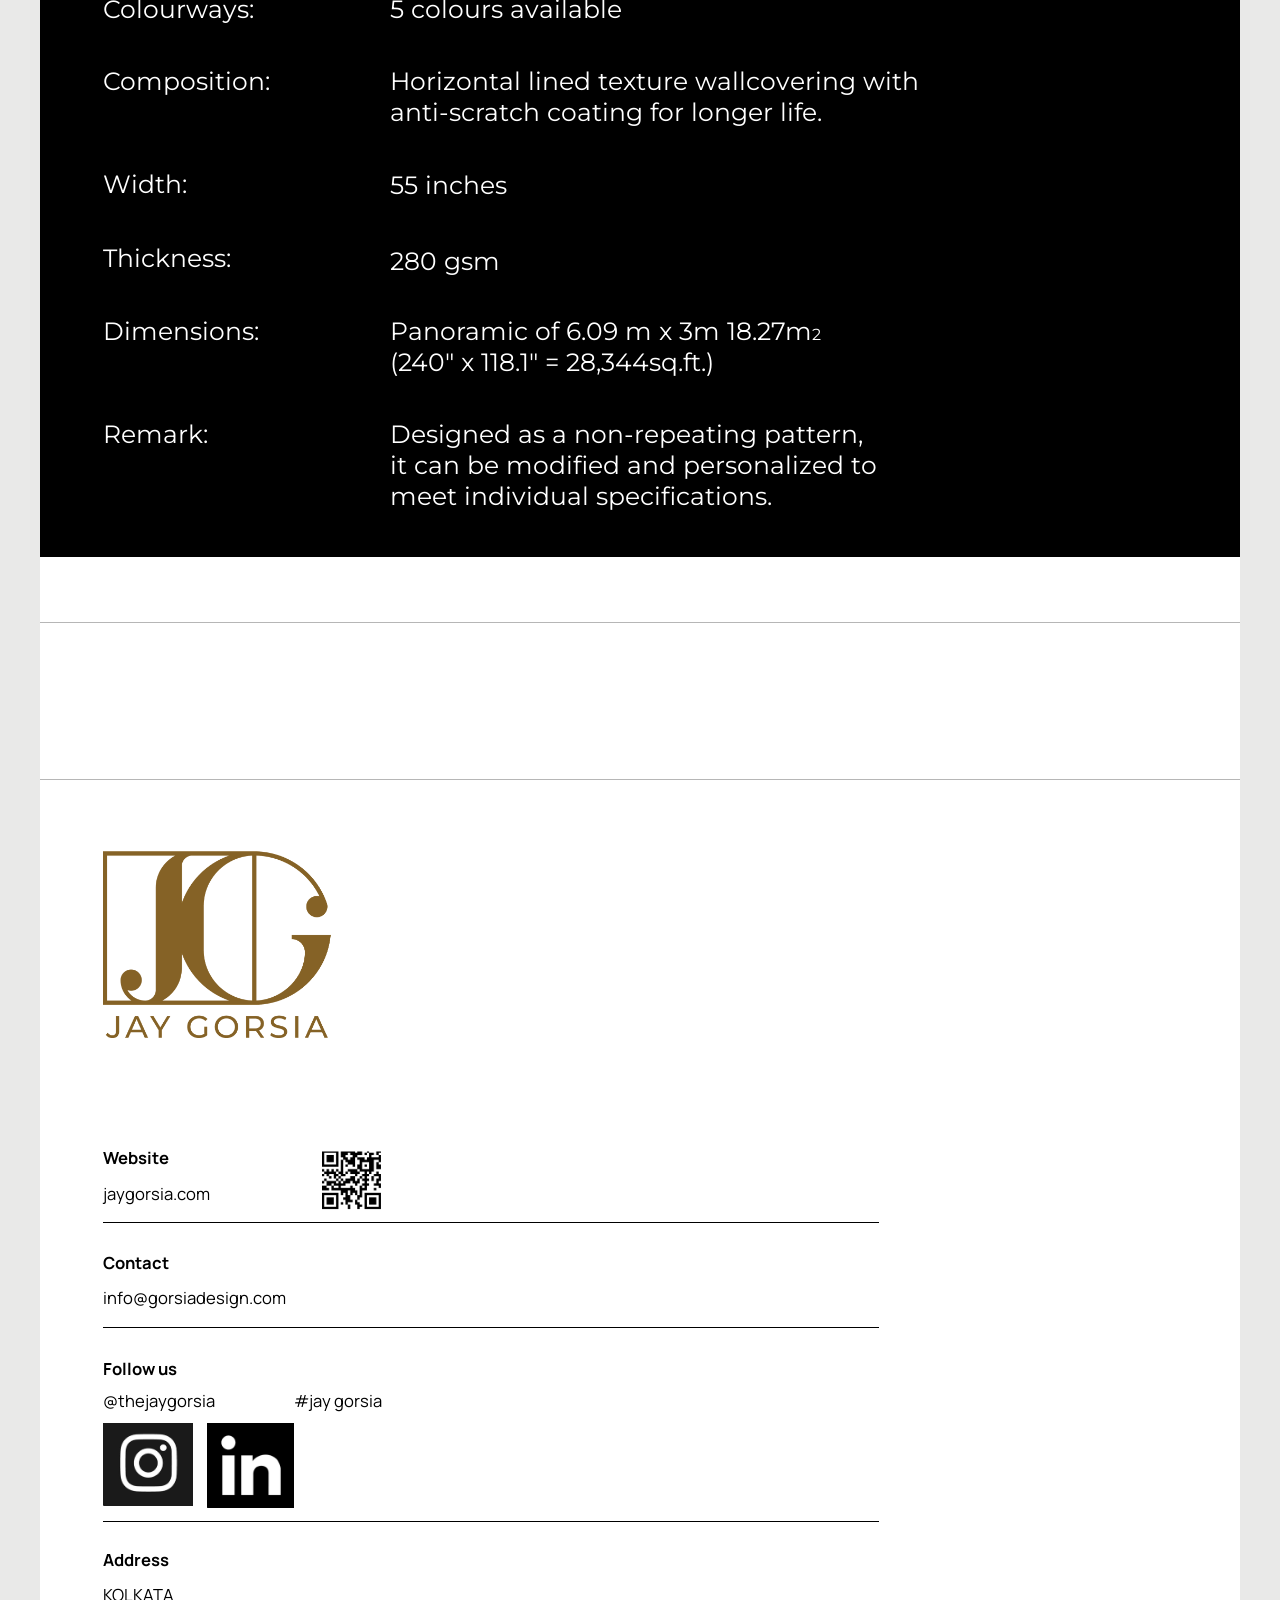
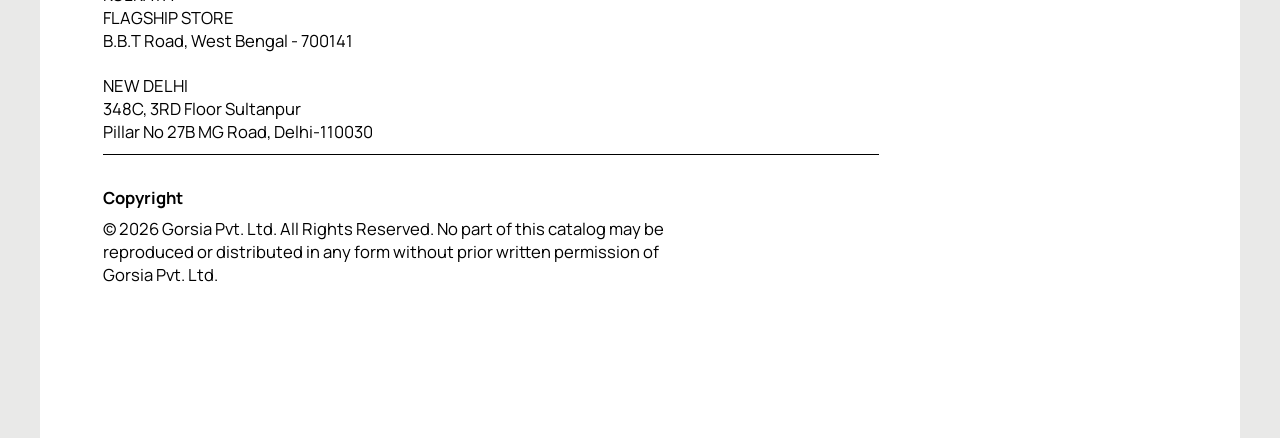
<file: dusk-leaf.html>
<!DOCTYPE html>
<html lang="en"><head><meta charset="utf-8">
<meta name="viewport" content="width=device-width, initial-scale=1">
<title>Mural DUSK LEAF – Jay Gorsia Wallpapers</title>
<link href="https://fonts.googleapis.com/css2?family=Inria+Serif&family=Manrope:wght@400;700&family=Montserrat:wght@300;400;500;700&display=swap" rel="stylesheet">
<link rel="stylesheet" href="assets/style.css">
</head><body>
<main class="page" data-figma="420:1716" style="aspect-ratio:1440/12045">
<a class="back" href="index.html" style="left:8.4028%;top:0.5147%">← The Collection</a>
<div class="t" style="left:8.4028%;top:1.1125%;width:13.9583%;--fs:34;line-height:1.0294;letter-spacing:calc(4.76*100cqw/1440)">BESPOKE</div>
<div class="t" style="left:8.4028%;top:1.4031%;width:13.9583%;--fs:21;line-height:1.0952;letter-spacing:calc(.42*100cqw/1440);font-weight:700">WALLCOVERINGS</div>
<div class="t c" style="left:44.2361%;top:1.594%;width:11.6667%;--fs:57;line-height:1.193">Mural</div>
<h1 class="t c" style="left:0;top:2.0506%;width:100%;--fs:86;line-height:1.1512;font-weight:500">DUSK LEAF</h1>
<div class="i" style="left:8.4028%;top:3.3292%;width:83.2639%;height:6.3927%"><img alt="" class="f" src="images/dusk-leaf-hero.webp" decoding="async" fetchpriority="high"></div>
<div class="t w" style="left:8.4028%;top:9.8879%;width:43.3333%;--fs:20;line-height:1.22">Dusk Leaf captures the serenity of twilight foliage through soft textures, muted tones, and graceful botanical forms, creating a timeless statement for refined interiors.</div>
<div class="i n" style="left:8.4028%;top:60.1993%;width:83.2639%;height:7.1648%"><div class="r" style="width:71.9766%;height:138.934%"><img alt="" style="width:603.85%;height:154.18%;left:-269.39%;top:-28.44%" src="images/dusk-leaf-diagram.webp" loading="lazy" decoding="async"></div></div>
<div class="i" style="left:46.5972%;top:16.5214%;width:45.1389%;height:7.6297%"><img alt="" class="f" src="images/dusk-leaf-swatch-right.webp" loading="lazy" decoding="async"></div>
<div class="i" style="left:8.4028%;top:17.4512%;width:34.1667%;height:5.7783%"><img alt="" class="f" src="images/dusk-leaf-swatch-left.webp" loading="lazy" decoding="async"></div>
<div class="i" style="left:8.4028%;top:27.0486%;width:83.2639%;height:4.9813%"><img alt="" class="f" src="images/dusk-leaf-cw-misty-silver.webp" loading="lazy" decoding="async"></div>
<div class="i" style="left:8.4028%;top:35.2013%;width:83.2639%;height:4.973%"><img alt="" class="f" src="images/dusk-leaf-cw-charcoal-gray.webp" loading="lazy" decoding="async"></div>
<div class="i" style="left:8.4028%;top:51.5068%;width:83.2639%;height:4.9813%"><img alt="" class="f" src="images/dusk-leaf-cw-rust.webp" loading="lazy" decoding="async"></div>
<div class="i" style="left:8.4028%;top:43.3458%;width:83.3333%;height:4.9896%"><img alt="" class="f" src="images/dusk-leaf-cw-red-stain.webp" loading="lazy" decoding="async"></div>
<div class="bx" style="left:29.5139%;top:66.0191%;width:11.4583%;height:0.3155%"></div>
<div class="bx" style="left:61.5278%;top:66.0191%;width:11.4583%;height:0.3321%"></div>
<div class="bx" style="left:77.2222%;top:66.0357%;width:11.5972%;height:0.2491%"></div>
<div class="bx" style="left:13.1944%;top:66.0191%;width:11.1806%;height:0.2989%"></div>
<div class="bx" style="left:45.3472%;top:66.0191%;width:11.25%;height:0.2906%"></div>
<div class="bx" style="left:36.7361%;top:66.4674%;width:26.5972%;height:0.4483%"></div>
<div class="t k" style="left:16.3194%;top:66.1021%;width:5.1389%;--fs:12;line-height:1.5">120 cm (48")</div>
<div class="t k" style="left:32.7083%;top:66.1021%;width:5.1389%;--fs:12;line-height:1.5">120 cm (48")</div>
<div class="t k" style="left:48.6806%;top:66.1021%;width:5.1389%;--fs:12;line-height:1.5">120 cm (48")</div>
<div class="t k" style="left:64.7222%;top:66.1021%;width:5.1389%;--fs:12;line-height:1.5">120 cm (48")</div>
<div class="t k" style="left:81.1111%;top:66.1021%;width:5.1389%;--fs:12;line-height:1.5">120 cm (48")</div>
<div class="t c k" style="left:43.9583%;top:66.5504%;width:12.2222%;--fs:23;line-height:1.4783">609 cm ( 240" )</div>
<div class="t w" style="left:46.5972%;top:24.2341%;width:34.1667%;--fs:20;line-height:1.22">Dusk Leaf blends soft tones and botanical forms for timeless, refined interiors.</div>
<div class="t c" style="left:42.4306%;top:32.1129%;width:15.1389%;--fs:20;line-height:1.2">Dusk Leaf-Misty Silver</div>
<div class="t c" style="left:41.5278%;top:40.2574%;width:17.0139%;--fs:20;line-height:1.2">Dusk Leaf-Charcoal Gray</div>
<div class="t c" style="left:44.5139%;top:56.5712%;width:10.9722%;--fs:20;line-height:1.2">Dusk Leaf- Rust</div><div class="t c k" style="left:42.9861%;top:59.8423%;width:14.0972%;--fs:20;line-height:1.2">DUSK LEAF- GREEN</div>
<div class="t c" style="left:42.7778%;top:48.4184%;width:14.4444%;--fs:20;line-height:1.2">Dusk Leaf- Red Stain</div>
<div class="blk" style="left:0%;top:70.2532%;width:100%;height:15.0021%"></div>
<div class="i" style="left:5.2778%;top:70.8759%;width:89.5139%;height:7.6463%"><img alt="" class="f" src="images/dusk-leaf-spec.webp" loading="lazy" decoding="async"></div>
<div class="t wh" style="left:5.2778%;top:78.9373%;width:13.5417%;--fs:30;line-height:1.2">MuraIs:</div>
<div class="t wh" style="left:29.1667%;top:78.9539%;width:48.6111%;--fs:30;line-height:1.0333">Dusk Leaf</div>
<div class="t wh" style="left:5.2778%;top:79.643%;width:13.5417%;--fs:30;line-height:1.2">Colourways:</div>
<div class="t wh" style="left:29.1667%;top:79.6513%;width:48.6111%;--fs:30;line-height:1.1667">5 colours available</div>
<div class="t wh" style="left:5.2778%;top:80.357%;width:13.5417%;--fs:30;line-height:1.2">Composition:</div>
<div class="t wh" style="left:29.1667%;top:80.357%;width:48.6111%;--fs:30;line-height:1.2333">Horizontal lined texture wallcovering with
anti-scratch coating for longer life.</div>
<div class="t wh" style="left:5.2778%;top:81.3865%;width:13.5417%;--fs:30;line-height:1.2">Width:</div>
<div class="t wh" style="left:29.1667%;top:81.4197%;width:48.6111%;--fs:30;line-height:1.0333">55 inches</div>
<div class="t wh" style="left:5.2778%;top:82.1254%;width:13.5417%;--fs:30;line-height:1.2">Thickness:</div>
<div class="t wh" style="left:29.1667%;top:82.1669%;width:48.6111%;--fs:30;line-height:1.0667">280 gsm</div>
<div class="t wh" style="left:5.2778%;top:82.8477%;width:13.5417%;--fs:30;line-height:1.2">Dimensions:</div>
<div class="t wh" style="left:29.1667%;top:82.8477%;width:48.6111%;--fs:30;line-height:1.2333">Panoramic of 6.09 m x 3m 18.27m<span class="s">2</span>
(240" x 118.1" = 28,344sq.ft.)</div>
<div class="t wh" style="left:5.2778%;top:83.8771%;width:13.5417%;--fs:30;line-height:1.2">Remark:</div>
<div class="t wh" style="left:29.1667%;top:83.8771%;width:48.6111%;--fs:30;line-height:1.2333">Designed as a non-repeating pattern,
it can be modified and personalized to
meet individual specifications.</div>
<div class="hr g" style="left:0%;top:85.8946%;width:100%;height:0%"></div>
<div class="hr g" style="left:0%;top:87.4637%;width:100%;height:0%"></div>
<div class="i" style="left:5.2778%;top:88.1694%;width:19.0278%;height:1.8763%"><img alt="" style="width:200.2%;height:262.43%;left:-0.1%;top:-162.43%" src="images/853ff2c4-60c0-4424-809c-5003fb65309c.webp" loading="lazy" decoding="async"></div>
<div class="i n" style="left:23.4722%;top:91.1665%;width:4.9306%;height:0.5812%;transform:scaleY(-1)"><img alt="QR" class="f" src="images/06fa7504-af35-4e3b-932e-40bd4d989556.png" loading="lazy" decoding="async"></div>
<div class="t k m b" style="left:5.2778%;top:91.0917%;width:22.9167%;--fs:20;line-height:1.8">Website</div>
<div class="t k m" style="left:5.2778%;top:91.4321%;width:13.4028%;--fs:20;line-height:2"><a href="https://jaygorsia.com/intro/" target="_blank" rel="noopener">jaygorsia.com</a></div>
<div class="t k m b" style="left:5.2778%;top:92.1544%;width:22.9167%;--fs:20;line-height:1.6">Contact</div>
<div class="t k m" style="left:5.2778%;top:92.4616%;width:22.9167%;--fs:20;line-height:2.05">info@gorsiadesign.com</div>
<div class="t k m b" style="left:5.2778%;top:93.2005%;width:22.9167%;--fs:20;line-height:1.65">Follow us</div>
<div class="t k m" style="left:5.2778%;top:93.5077%;width:22.9167%;--fs:20;line-height:1.8">@thejaygorsia</div>
<div class="t k m" style="left:21.1806%;top:93.5077%;width:22.9167%;--fs:20;line-height:1.8">#jay gorsia</div>
<a class="i n" href="https://www.instagram.com/thejaygorsia/" target="_blank" rel="noopener" style="left:5.2778%;top:93.8813%;width:7.5139%;height:0.8219%"><img alt="Instagram" style="width:503.97%;height:372.35%;left:-46.86%;top:-50.65%" src="images/953dd919-89e7-4893-8965-abc6da97ef3d.webp" loading="lazy" decoding="async"></a>
<a class="i n" href="https://www.linkedin.com/company/jay-gorsia/posts/" target="_blank" rel="noopener" style="left:13.9583%;top:93.8813%;width:7.2222%;height:0.8468%"><img alt="LinkedIn" style="width:189.29%;height:193.69%;left:-44.64%;top:-48.01%" src="images/f23d51f9-d864-4594-9c83-29731ed79941.webp" loading="lazy" decoding="async"></a>
<div class="t k m b" style="left:5.2778%;top:95.1183%;width:22.9167%;--fs:20;line-height:1.6">Address</div>
<div class="t k m" style="left:5.2778%;top:95.4836%;width:34.0972%;--fs:20;line-height:1.366">KOLKATA
FLAGSHIP STORE
B.B.T Road, West Bengal - 700141

NEW DELHI
348C, 3RD Floor Sultanpur
Pillar No 27B MG Road, Delhi-110030</div>
<div class="t k m b" style="left:5.2778%;top:97.4429%;width:22.9167%;--fs:20;line-height:2.05">Copyright</div>
<div class="t w k m" style="left:5.2778%;top:97.8165%;width:49.5139%;--fs:20;line-height:1.366">© 2026 Gorsia Pvt. Ltd. All Rights Reserved. No part of this catalog may be reproduced or distributed in any form without prior written permission of Gorsia Pvt. Ltd.</div>
<div class="hr b" style="left:5.2778%;top:91.8804%;width:64.6528%;height:0%"></div>
<div class="hr b" style="left:5.2778%;top:92.9265%;width:64.6528%;height:0%"></div>
<div class="hr b" style="left:5.2778%;top:94.8526%;width:64.6528%;height:0%"></div>
<div class="hr b" style="left:5.2778%;top:97.1773%;width:64.6528%;height:0%"></div>
</main>
</body></html>
</file>
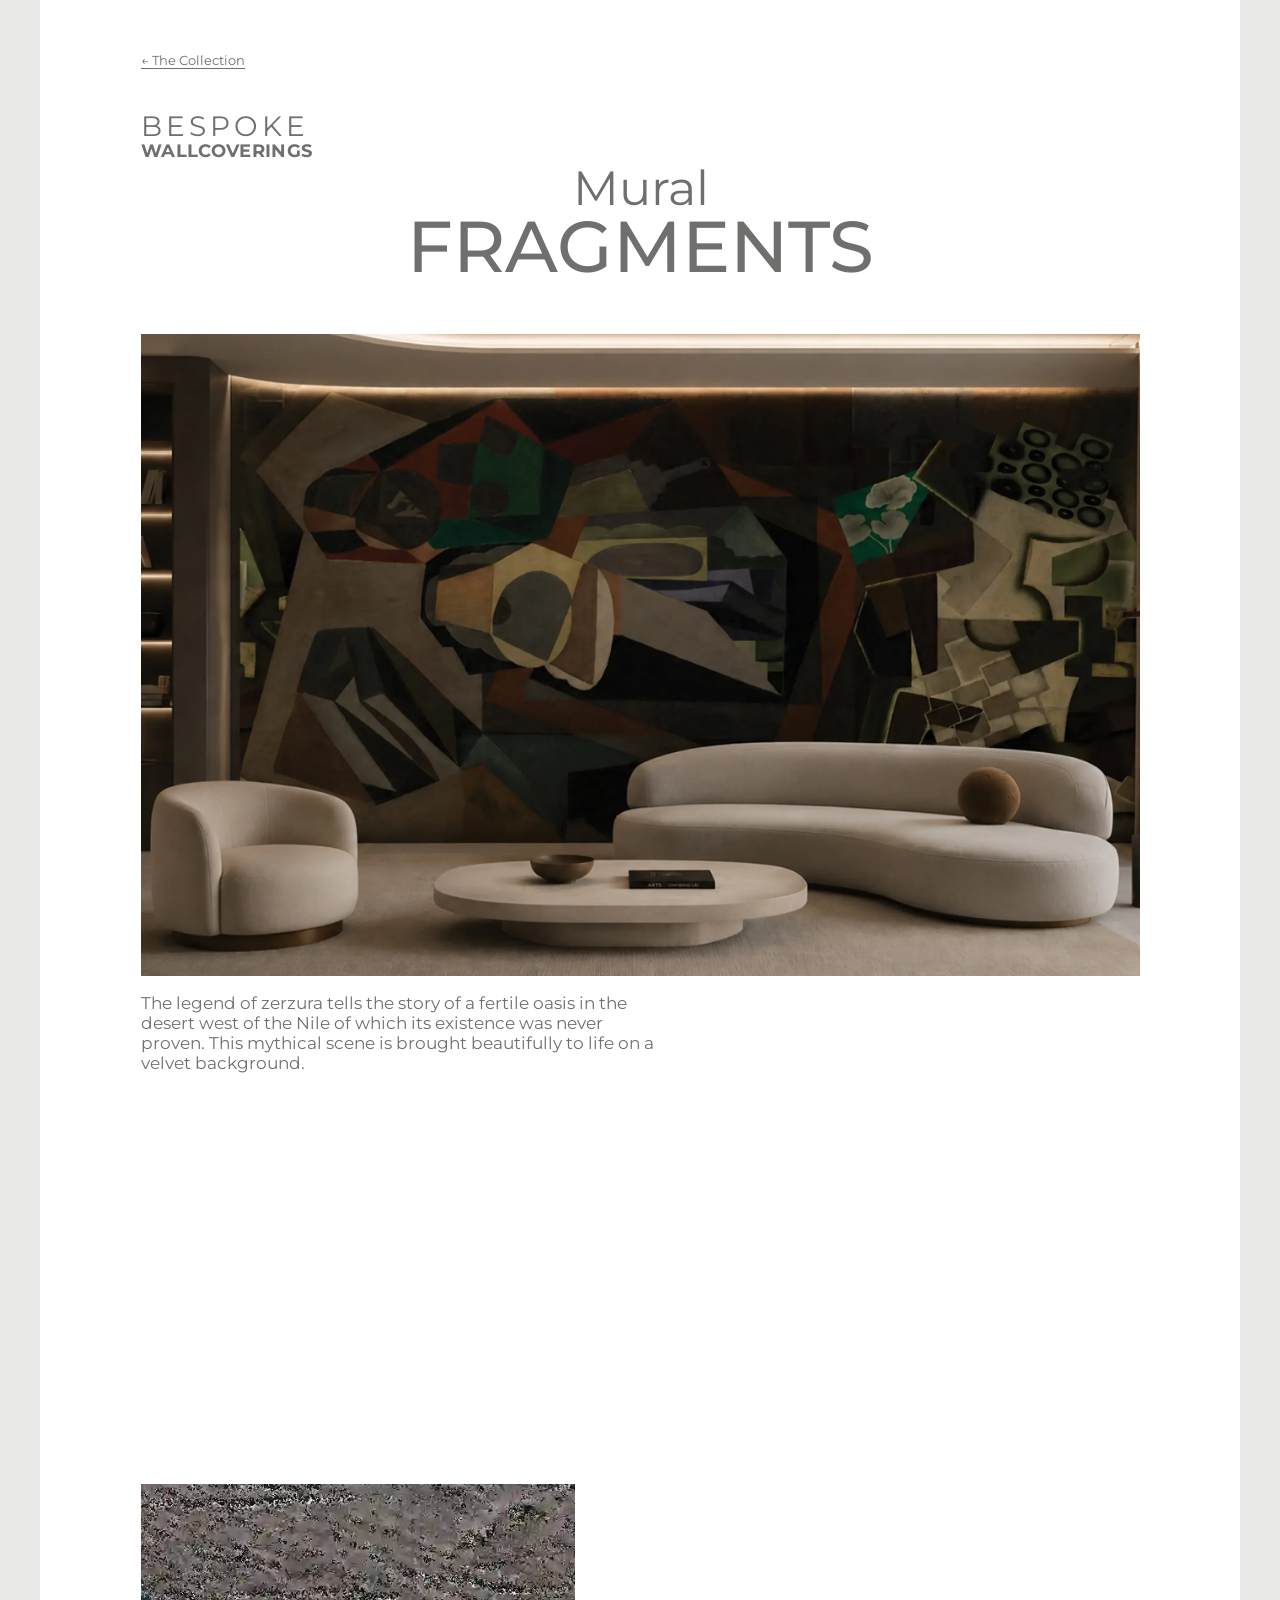
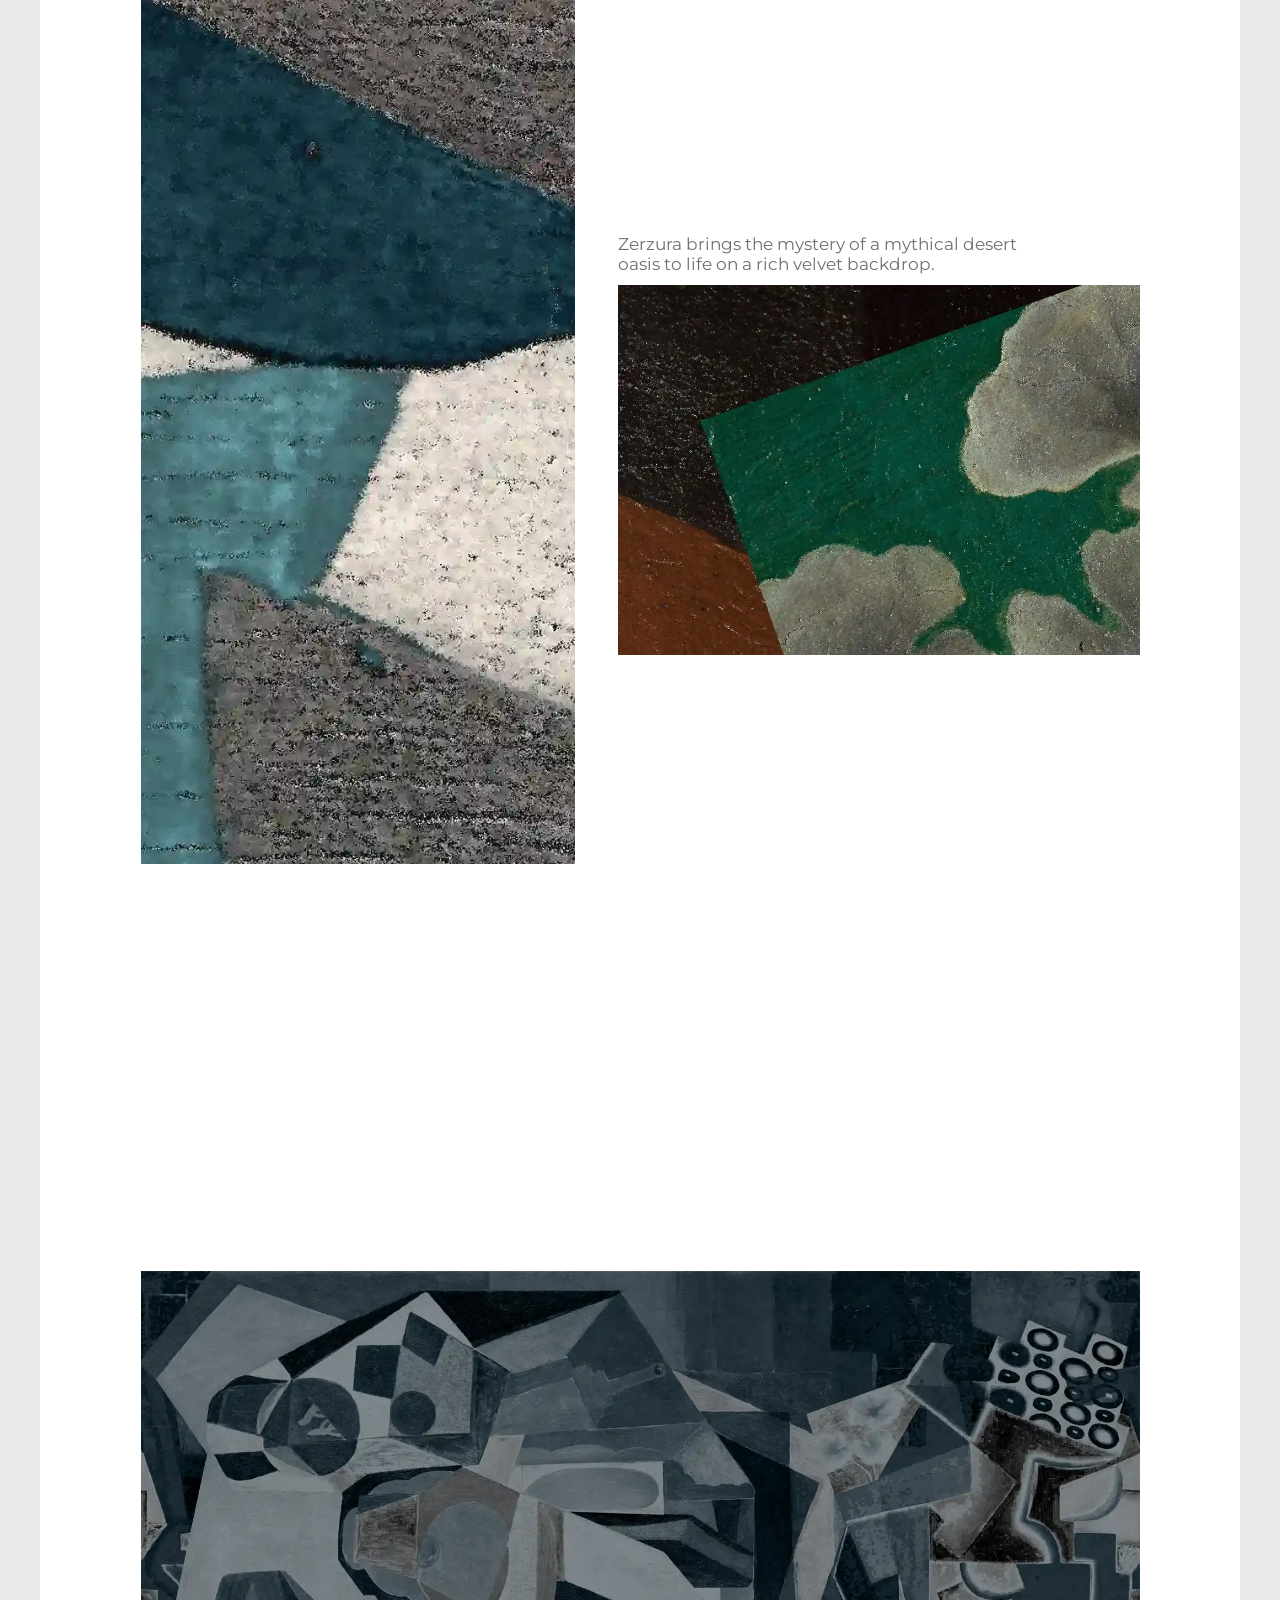
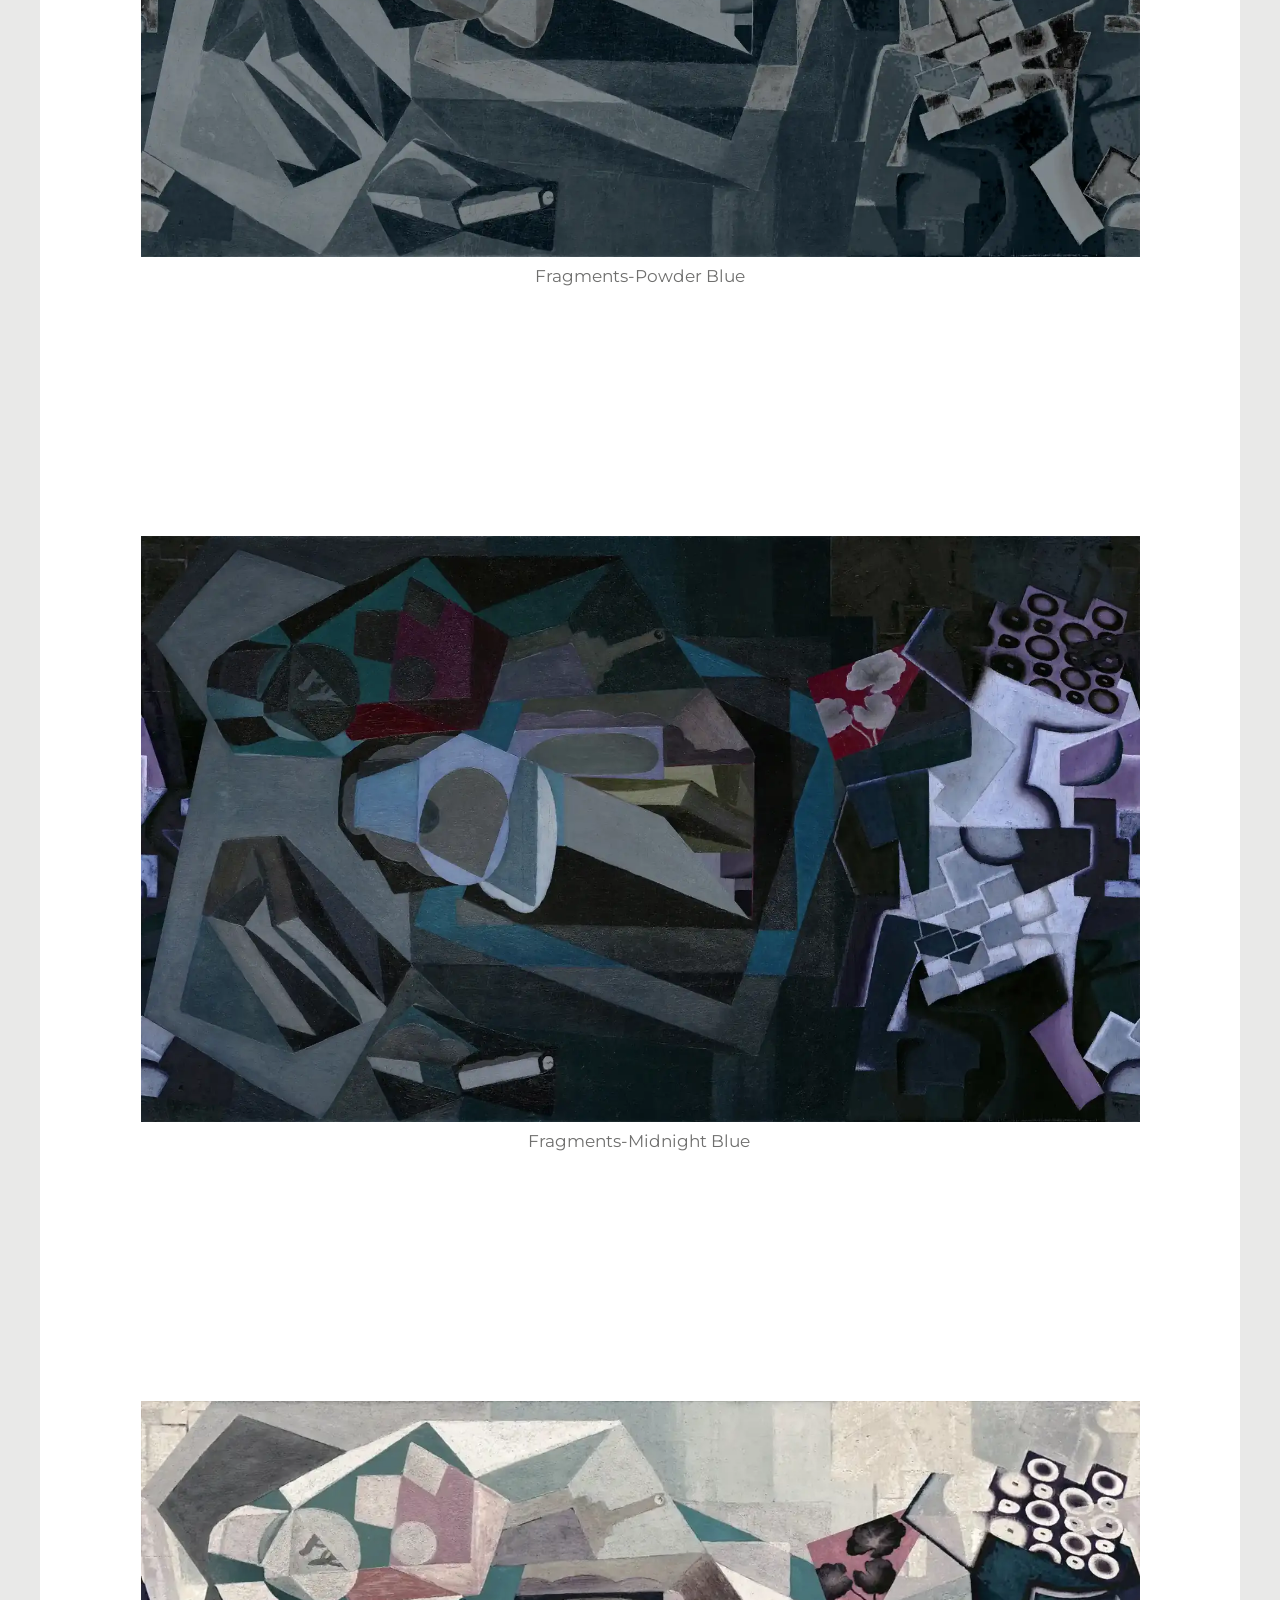
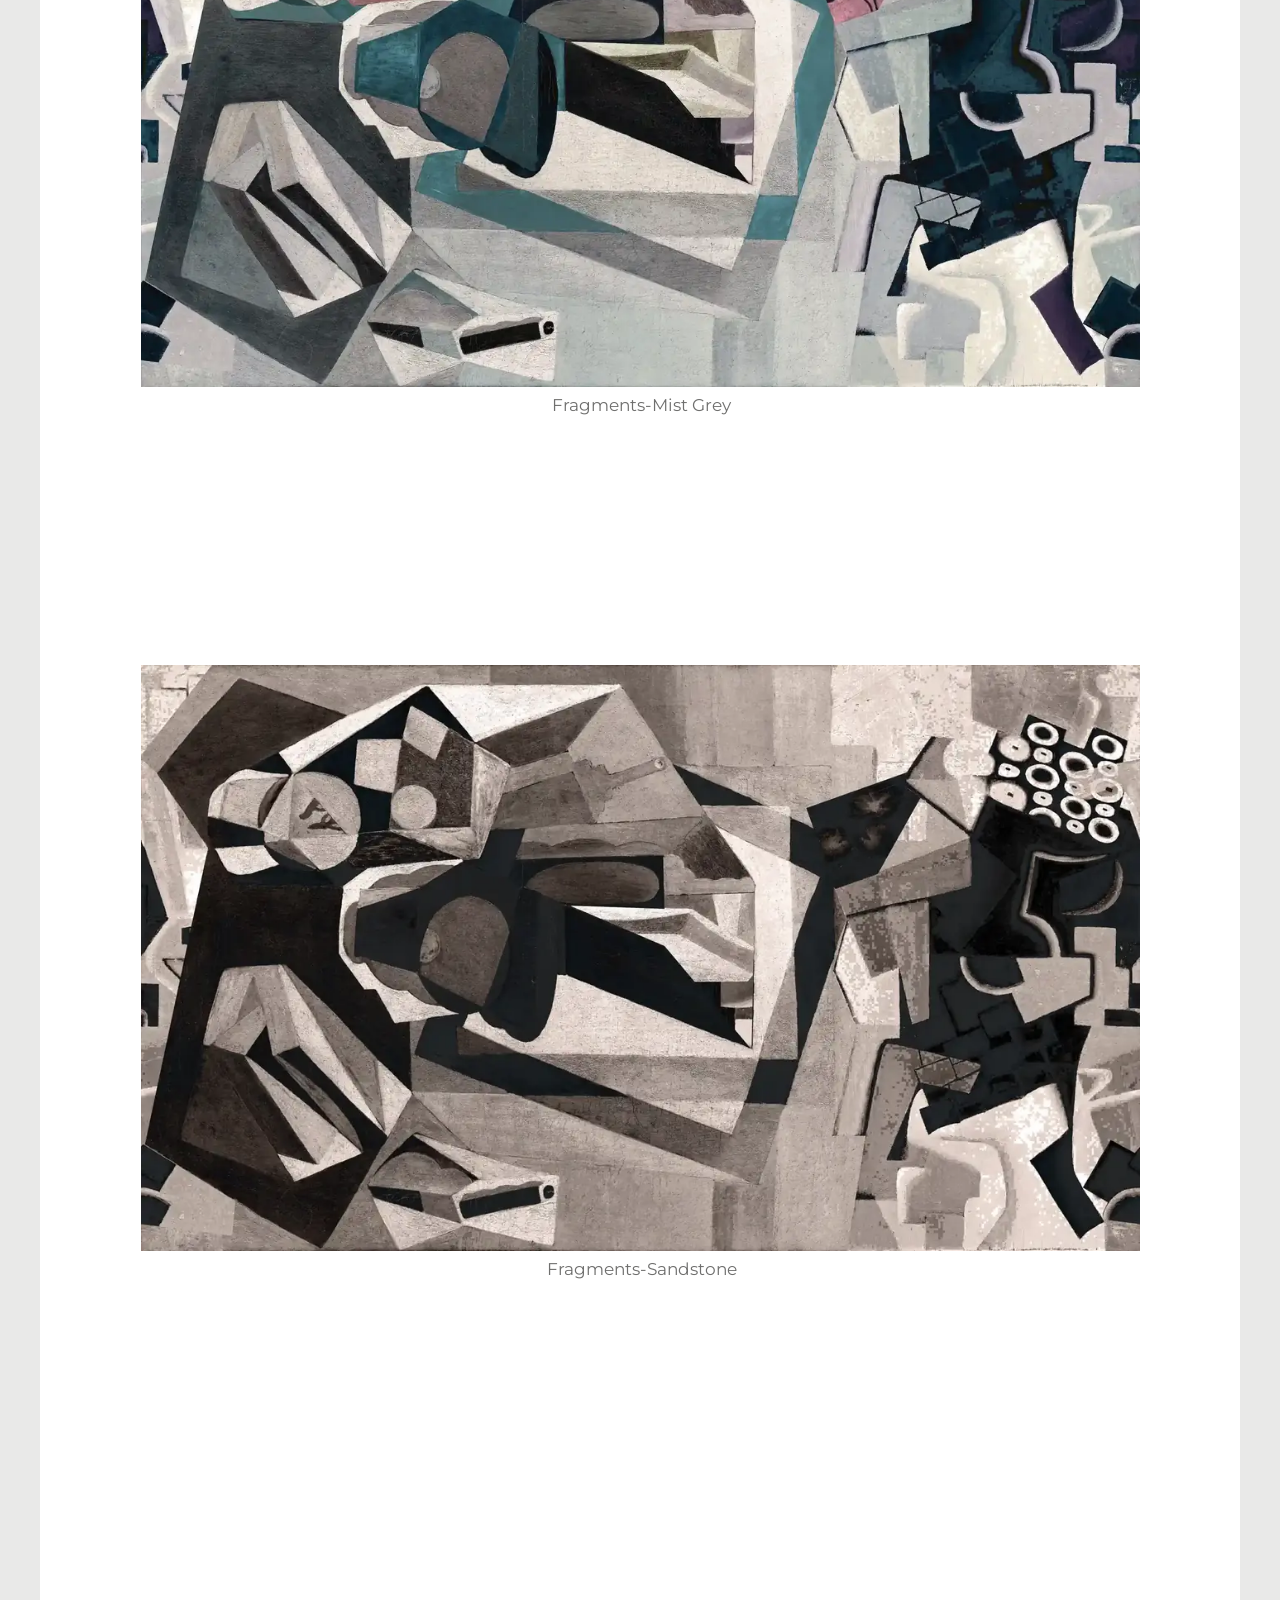
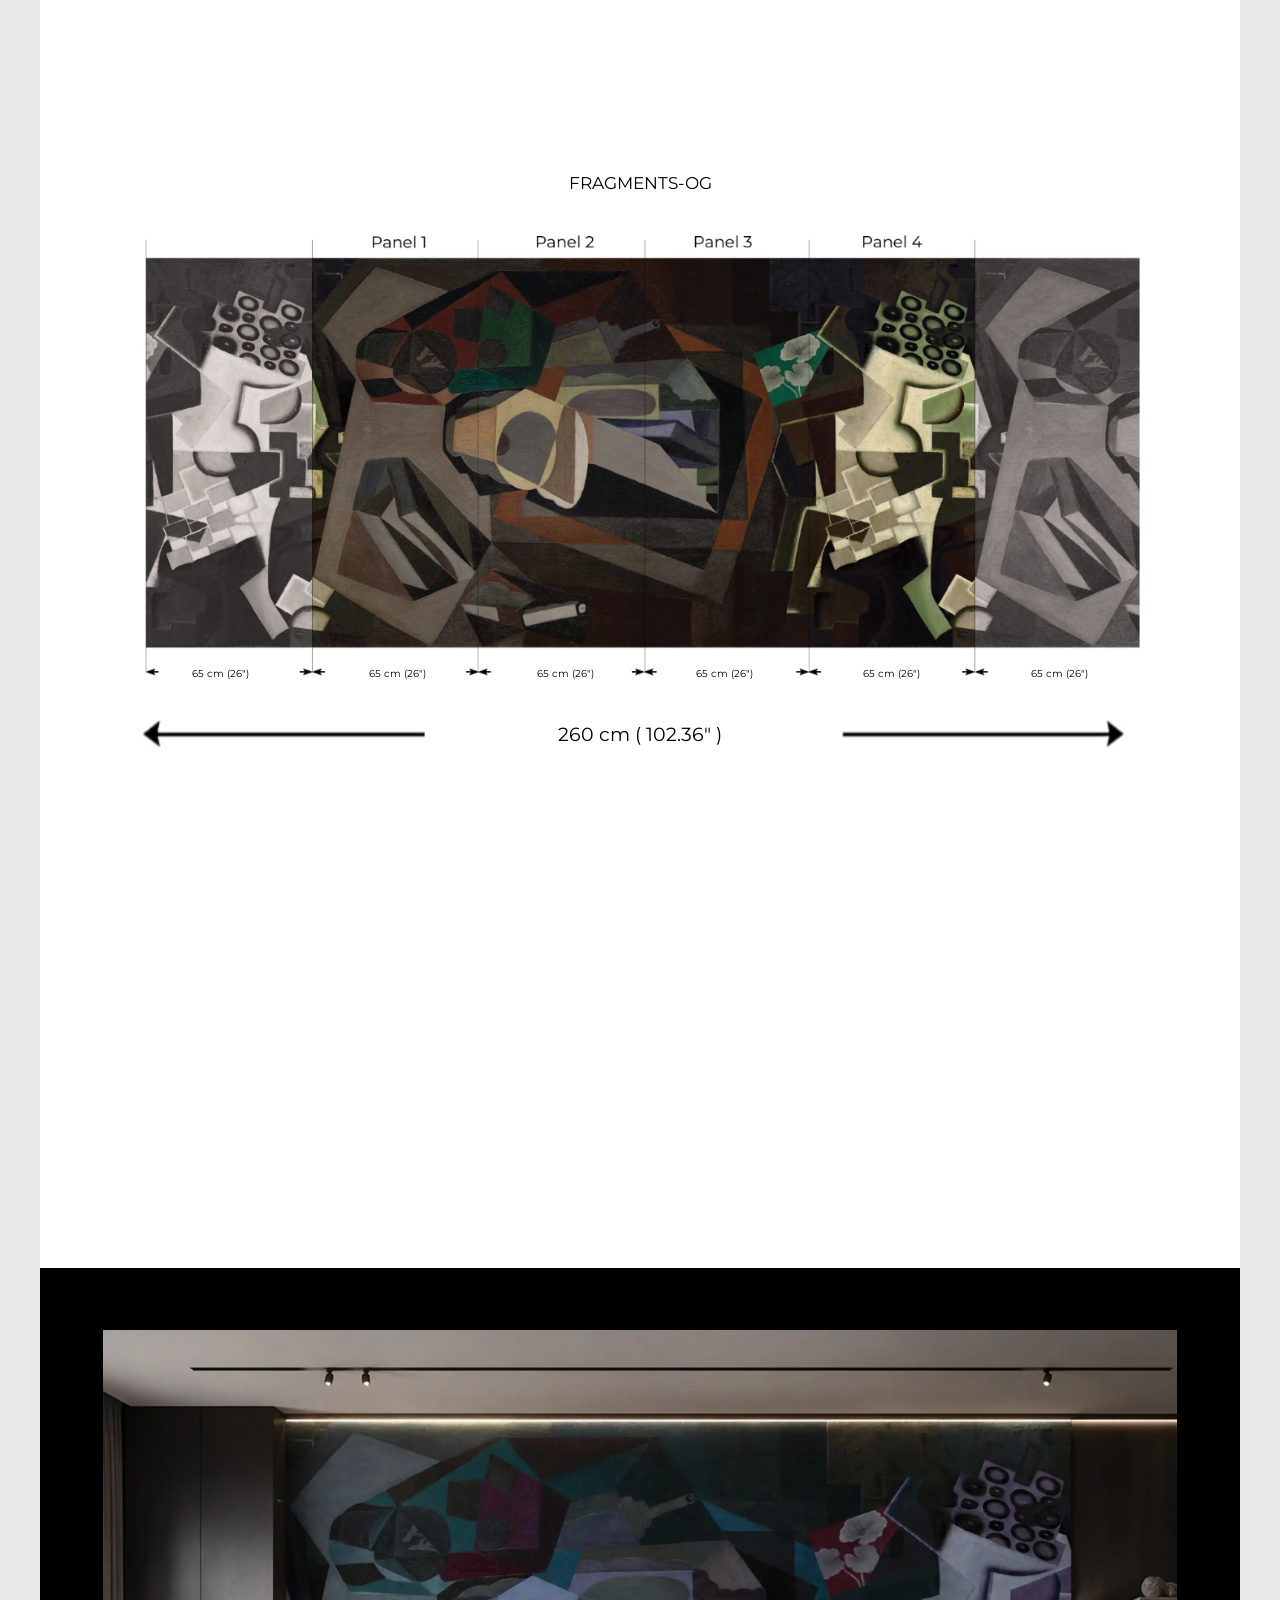
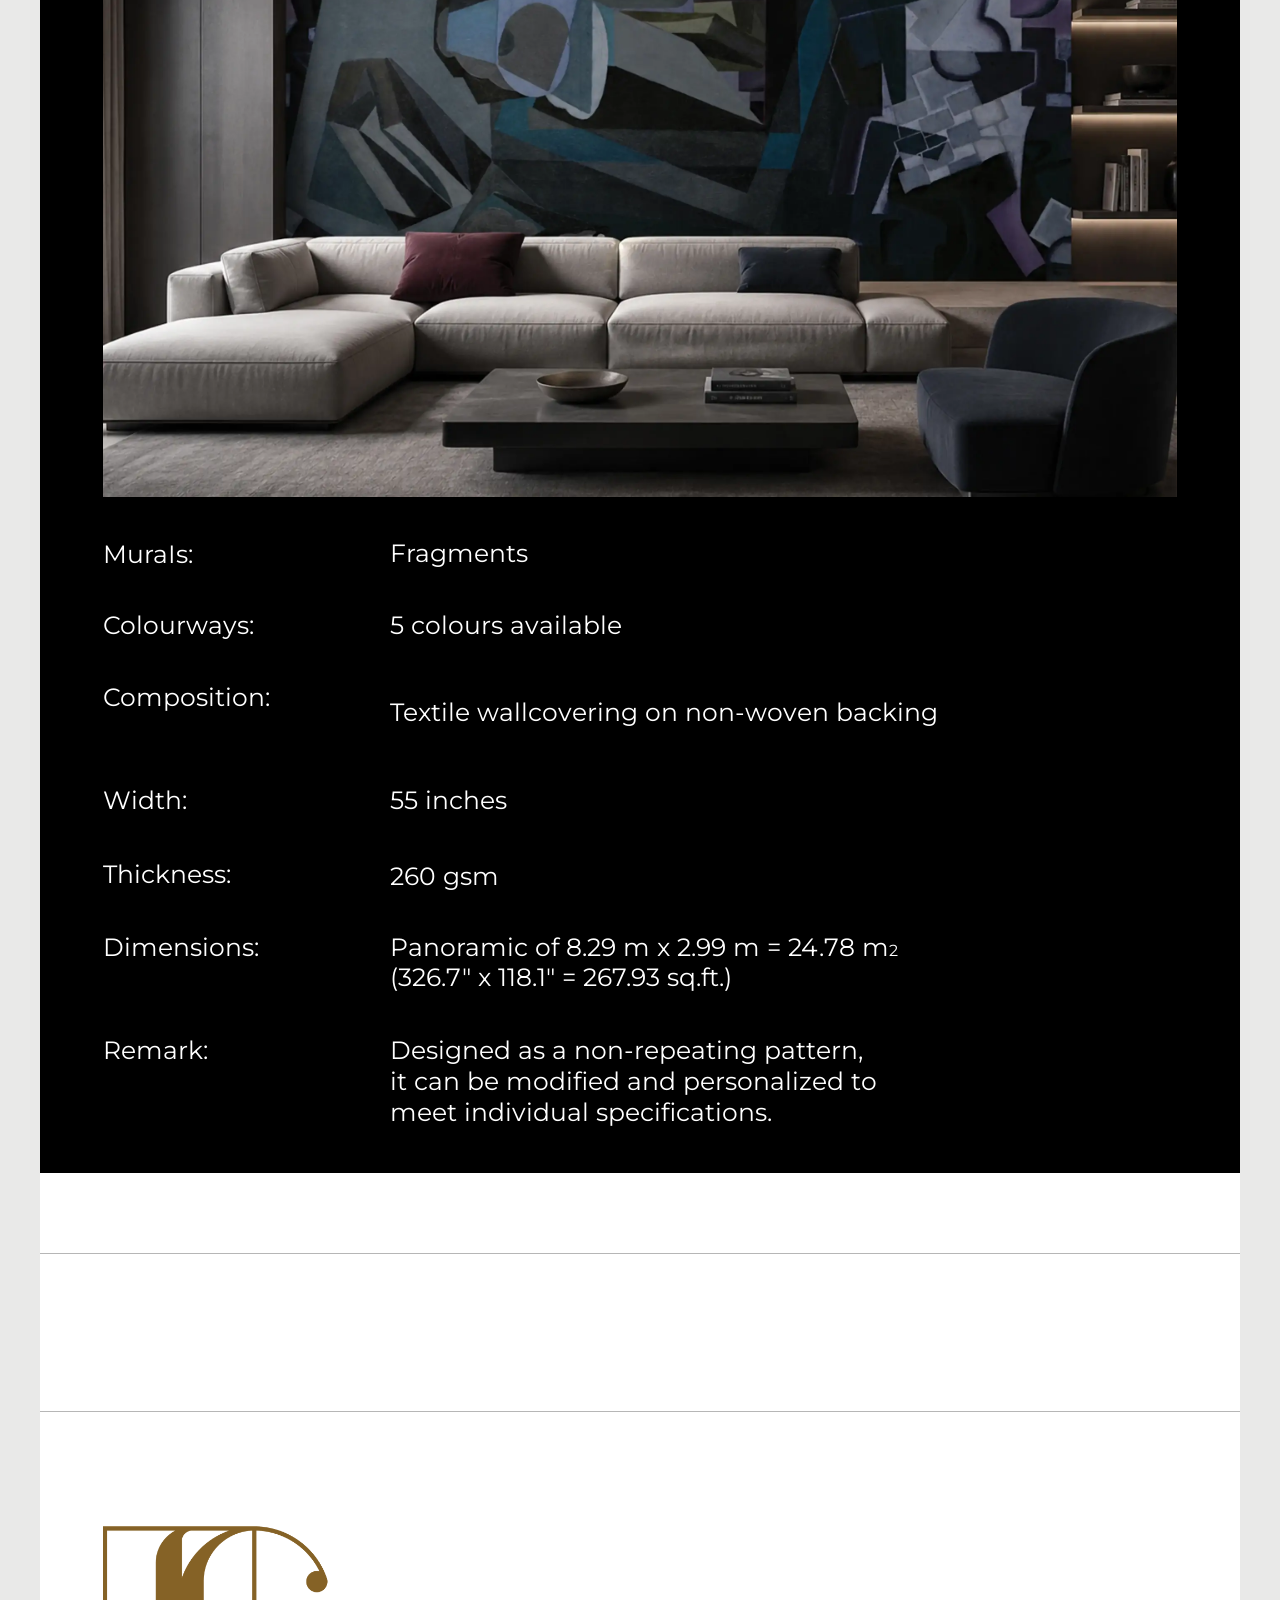
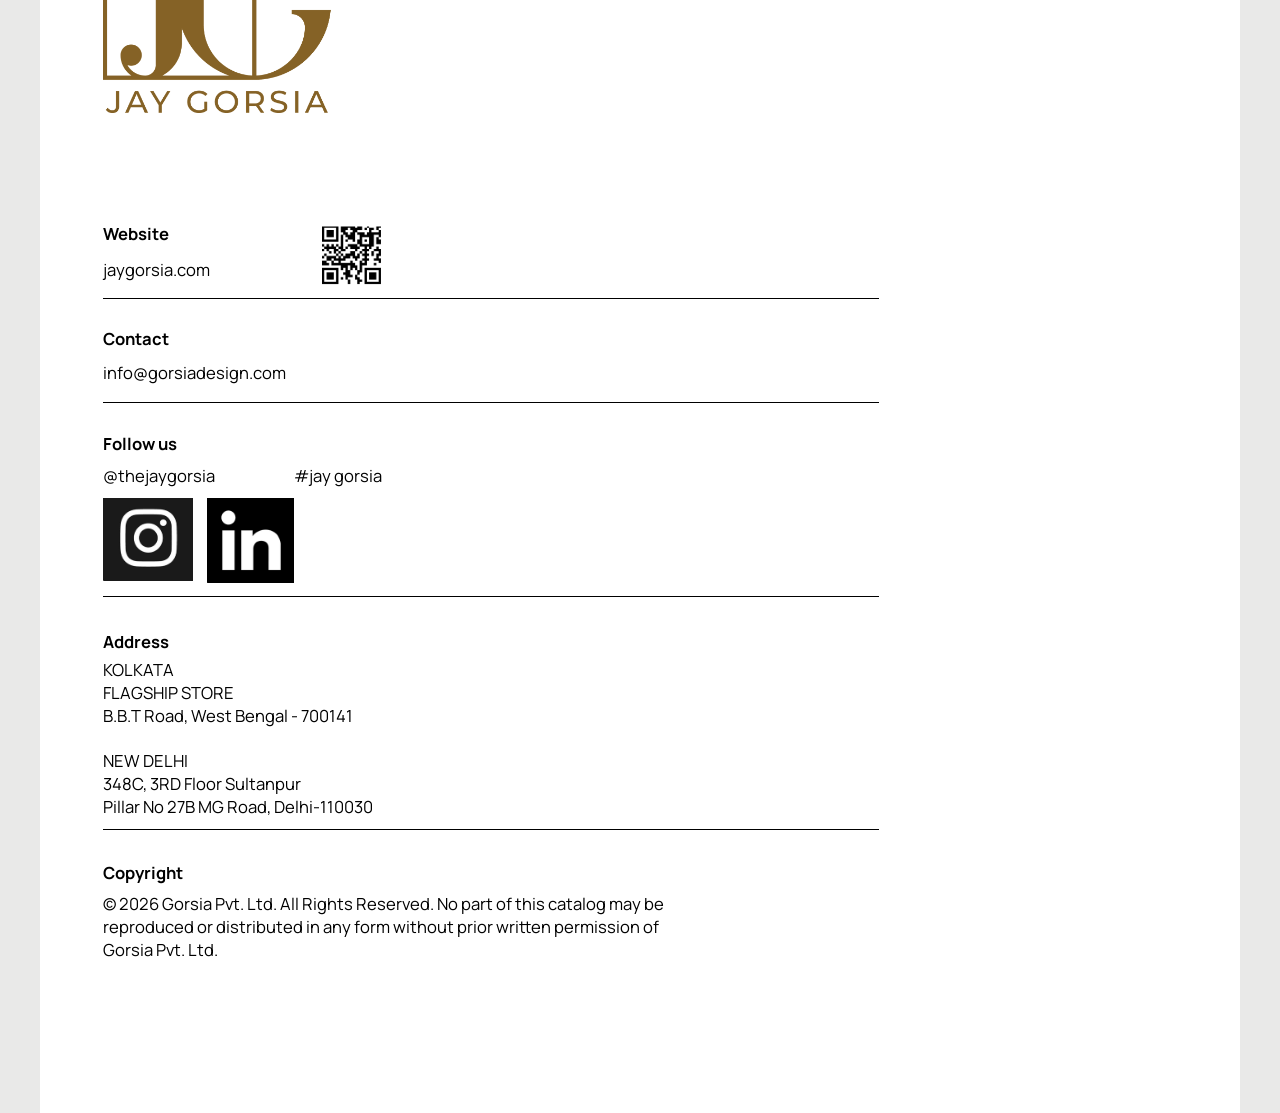
<file: fragments.html>
<!DOCTYPE html>
<html lang="en"><head><meta charset="utf-8">
<meta name="viewport" content="width=device-width, initial-scale=1">
<title>Mural FRAGMENTS – Jay Gorsia Wallpapers</title>
<link href="https://fonts.googleapis.com/css2?family=Inria+Serif&family=Manrope:wght@400;700&family=Montserrat:wght@300;400;500;700&display=swap" rel="stylesheet">
<link rel="stylesheet" href="assets/style.css">
</head><body>
<main class="page" data-figma="420:1785" style="aspect-ratio:1440/12855">
<a class="back" href="index.html" style="left:8.4028%;top:0.4823%">← The Collection</a>
<div class="t" style="left:8.4028%;top:1.0424%;width:13.9583%;--fs:34;line-height:1.0294;letter-spacing:calc(4.76*100cqw/1440)">BESPOKE</div>
<div class="t" style="left:8.4028%;top:1.3147%;width:13.9583%;--fs:21;line-height:1.0952;letter-spacing:calc(.42*100cqw/1440);font-weight:700">WALLCOVERINGS</div>
<div class="t c" style="left:44.2361%;top:1.4936%;width:11.6667%;--fs:57;line-height:1.193">Mural</div>
<h1 class="t c" style="left:0;top:1.9214%;width:100%;--fs:86;line-height:1.1512;font-weight:500">FRAGMENTS</h1>
<div class="i" style="left:8.4028%;top:3.1194%;width:83.2639%;height:5.9899%"><img alt="" class="f" src="images/fragments-hero.webp" decoding="async" fetchpriority="high"></div>
<div class="t w" style="left:8.4028%;top:9.2649%;width:43.3333%;--fs:20;line-height:1.22">The legend of zerzura tells the story of a fertile oasis in the desert west of the Nile of which its existence was never proven. This mythical scene is brought beautifully to life on a velvet background.</div>
<div class="i n" style="left:8.4028%;top:61.5091%;width:83.2639%;height:4.7608%"><div class="r" style="width:51.0425%;height:195.915%"><img alt="" style="width:651.91%;height:118.96%;left:-283.32%;top:-9.85%" src="images/fragments-diagram.webp" loading="lazy" decoding="async"></div></div>
<div class="i n" style="left:8.4028%;top:66.3866%;width:83.2639%;height:0.4356%"><div class="r" style="width:4.6706%;height:2141.0714%"><img alt="" style="width:10570.07%;height:175.85%;left:-6410.97%;top:-37.25%" src="images/fragments-diagram.webp" loading="lazy" decoding="async"></div></div>
<div class="i" style="left:8.4028%;top:26.7989%;width:83.2639%;height:5.4765%"><img alt="" class="f" src="images/fragments-cw-powder-blue.webp" loading="lazy" decoding="async"></div>
<div class="i" style="left:8.4028%;top:34.8736%;width:83.2639%;height:5.4765%"><img alt="" class="f" src="images/fragments-cw-midnight-blue.webp" loading="lazy" decoding="async"></div>
<div class="i" style="left:8.4028%;top:42.9483%;width:83.2639%;height:5.4687%"><img alt="" class="f" src="images/fragments-cw-mist-grey.webp" loading="lazy" decoding="async"></div>
<div class="i" style="left:8.4028%;top:51.0152%;width:83.2639%;height:5.4687%"><img alt="" class="f" src="images/fragments-cw-sandstone.webp" loading="lazy" decoding="async"></div>
<div class="i" style="left:48.1944%;top:17.5963%;width:43.4722%;height:3.4539%"><img alt="" style="width:101.45%;height:100.97%;left:-1.45%;top:-0.48%" src="images/fragments-swatch-right.webp" loading="lazy" decoding="async"></div>
<div class="i" style="left:8.4028%;top:13.8545%;width:36.1806%;height:9.1482%"><img alt="" style="width:320.92%;height:100%;left:-129.81%;top:0%" src="images/fragments-swatch-left.webp" loading="lazy" decoding="async"></div>
<div class="bx" style="left:34.5139%;top:66.3088%;width:29.9306%;height:0.6534%"></div>
<div class="t k" style="left:12.7083%;top:65.9588%;width:5.1389%;--fs:12;line-height:1.5">65 cm (26")</div>
<div class="t k" style="left:27.4306%;top:65.9588%;width:5.1389%;--fs:12;line-height:1.5">65 cm (26")</div>
<div class="t k" style="left:41.3889%;top:65.9588%;width:5.1389%;--fs:12;line-height:1.5">65 cm (26")</div>
<div class="t k" style="left:54.6528%;top:65.9588%;width:5.1389%;--fs:12;line-height:1.5">65 cm (26")</div>
<div class="t k" style="left:68.6111%;top:65.9588%;width:5.1389%;--fs:12;line-height:1.5">65 cm (26")</div>
<div class="t k" style="left:82.5694%;top:65.9588%;width:5.1389%;--fs:12;line-height:1.5">65 cm (26")</div>
<div class="t c k" style="left:43.1944%;top:66.4644%;width:13.6806%;--fs:23;line-height:1.4783">260 cm ( 102.36" )</div>
<div class="t c k" style="left:44.0972%;top:61.3613%;width:11.8056%;--fs:20;line-height:1.2">FRAGMENTS-OG</div>
<div class="t c" style="left:41.25%;top:32.3532%;width:17.0833%;--fs:20;line-height:1.2">Fragments-Powder Blue</div>
<div class="t c" style="left:40.6944%;top:40.4278%;width:18.125%;--fs:20;line-height:1.2">Fragments-Midnight Blue</div>
<div class="t c" style="left:42.6389%;top:48.4947%;width:14.7222%;--fs:20;line-height:1.2">Fragments-Mist Grey</div>
<div class="t c" style="left:42.2222%;top:56.5616%;width:15.5556%;--fs:20;line-height:1.2">Fragments-Sandstone</div>
<div class="t w" style="left:48.1944%;top:17.1217%;width:34.9306%;--fs:20;line-height:1.22">Zerzura brings the mystery of a mythical desert oasis to life on a rich velvet backdrop.</div>
<div class="blk" style="left:0%;top:71.5753%;width:100%;height:14.0568%"></div>
<div class="i" style="left:5.2778%;top:72.1587%;width:89.5139%;height:7.1645%"><img alt="" class="f" src="images/fragments-spec.webp" loading="lazy" decoding="async"></div>
<div class="t wh" style="left:5.2778%;top:79.7122%;width:13.5417%;--fs:30;line-height:1.2">MuraIs:</div>
<div class="t wh" style="left:29.1667%;top:79.7277%;width:48.6111%;--fs:30;line-height:1.0333">Fragments</div>
<div class="t wh" style="left:5.2778%;top:80.3734%;width:13.5417%;--fs:30;line-height:1.2">Colourways:</div>
<div class="t wh" style="left:29.1667%;top:80.3812%;width:48.6111%;--fs:30;line-height:1.1667">5 colours available</div>
<div class="t wh" style="left:5.2778%;top:81.0424%;width:13.5417%;--fs:30;line-height:1.2">Composition:</div>
<div class="t wh" style="left:29.1667%;top:81.0424%;width:48.6111%;--fs:30;line-height:2.4667">Textile wallcovering on non-woven backing</div>
<div class="t wh" style="left:5.2778%;top:82.007%;width:13.5417%;--fs:30;line-height:1.2">Width:</div>
<div class="t wh" style="left:29.1667%;top:82.0381%;width:48.6111%;--fs:30;line-height:1.0333">55 inches</div>
<div class="t wh" style="left:5.2778%;top:82.6993%;width:13.5417%;--fs:30;line-height:1.2">Thickness:</div>
<div class="t wh" style="left:29.1667%;top:82.7382%;width:48.6111%;--fs:30;line-height:1.0667">260 gsm</div>
<div class="t wh" style="left:5.2778%;top:83.3761%;width:13.5417%;--fs:30;line-height:1.2">Dimensions:</div>
<div class="t wh" style="left:29.1667%;top:83.3761%;width:48.6111%;--fs:30;line-height:1.2333">Panoramic of 8.29 m x 2.99 m = 24.78 m<span class="s">2</span>
(326.7" x 118.1" = 267.93 sq.ft.)</div>
<div class="t wh" style="left:5.2778%;top:84.3407%;width:13.5417%;--fs:30;line-height:1.2">Remark:</div>
<div class="t wh" style="left:29.1667%;top:84.3407%;width:48.6111%;--fs:30;line-height:1.2333">Designed as a non-repeating pattern,
it can be modified and personalized to
meet individual specifications.</div>
<div class="hr g" style="left:0%;top:86.3788%;width:100%;height:0%"></div>
<div class="hr g" style="left:0%;top:87.8491%;width:100%;height:0%"></div>
<div class="i" style="left:5.2778%;top:88.9148%;width:19.0278%;height:1.7581%"><img alt="" style="width:200.2%;height:262.43%;left:-0.1%;top:-162.43%" src="images/853ff2c4-60c0-4424-809c-5003fb65309c.webp" loading="lazy" decoding="async"></div>
<div class="i n" style="left:23.4722%;top:91.7231%;width:4.9306%;height:0.5445%;transform:scaleY(-1)"><img alt="QR" class="f" src="images/06fa7504-af35-4e3b-932e-40bd4d989556.png" loading="lazy" decoding="async"></div>
<div class="t k m b" style="left:5.2778%;top:91.6608%;width:22.9167%;--fs:20;line-height:1.8">Website</div>
<div class="t k m" style="left:5.2778%;top:91.972%;width:13.4028%;--fs:20;line-height:2"><a href="https://jaygorsia.com/intro/" target="_blank" rel="noopener">jaygorsia.com</a></div>
<div class="t k m b" style="left:5.2778%;top:92.6566%;width:22.9167%;--fs:20;line-height:1.6">Contact</div>
<div class="t k m" style="left:5.2778%;top:92.9366%;width:22.9167%;--fs:20;line-height:2.05">info@gorsiadesign.com</div>
<div class="t k m b" style="left:5.2778%;top:93.6289%;width:22.9167%;--fs:20;line-height:1.65">Follow us</div>
<div class="t k m" style="left:5.2778%;top:93.9168%;width:22.9167%;--fs:20;line-height:1.8">@thejaygorsia</div>
<div class="t k m" style="left:21.1806%;top:93.9168%;width:22.9167%;--fs:20;line-height:1.8">#jay gorsia</div>
<a class="i n" href="https://www.instagram.com/thejaygorsia/" target="_blank" rel="noopener" style="left:5.2778%;top:94.2668%;width:7.5139%;height:0.7701%"><img alt="Instagram" style="width:503.97%;height:372.35%;left:-46.86%;top:-50.65%" src="images/953dd919-89e7-4893-8965-abc6da97ef3d.webp" loading="lazy" decoding="async"></a>
<a class="i n" href="https://www.linkedin.com/company/jay-gorsia/posts/" target="_blank" rel="noopener" style="left:13.9583%;top:94.2668%;width:7.2222%;height:0.7935%"><img alt="LinkedIn" style="width:189.29%;height:193.69%;left:-44.64%;top:-48.01%" src="images/f23d51f9-d864-4594-9c83-29731ed79941.webp" loading="lazy" decoding="async"></a>
<div class="t k m b" style="left:5.2778%;top:95.4881%;width:22.9167%;--fs:20;line-height:1.6">Address</div>
<div class="t k m" style="left:5.2778%;top:95.7682%;width:34.0972%;--fs:20;line-height:1.366">KOLKATA
FLAGSHIP STORE
B.B.T Road, West Bengal - 700141

NEW DELHI
348C, 3RD Floor Sultanpur
Pillar No 27B MG Road, Delhi-110030</div>
<div class="t k m b" style="left:5.2778%;top:97.604%;width:22.9167%;--fs:20;line-height:2.05">Copyright</div>
<div class="t w k m" style="left:5.2778%;top:97.9541%;width:49.5139%;--fs:20;line-height:1.366">© 2026 Gorsia Pvt. Ltd. All Rights Reserved. No part of this catalog may be reproduced or distributed in any form without prior written permission of Gorsia Pvt. Ltd.</div>
<div class="hr b" style="left:5.2778%;top:92.3921%;width:64.6528%;height:0%"></div>
<div class="hr b" style="left:5.2778%;top:93.3722%;width:64.6528%;height:0%"></div>
<div class="hr b" style="left:5.2778%;top:95.177%;width:64.6528%;height:0%"></div>
<div class="hr b" style="left:5.2778%;top:97.3551%;width:64.6528%;height:0%"></div>
</main>
</body></html>
</file>
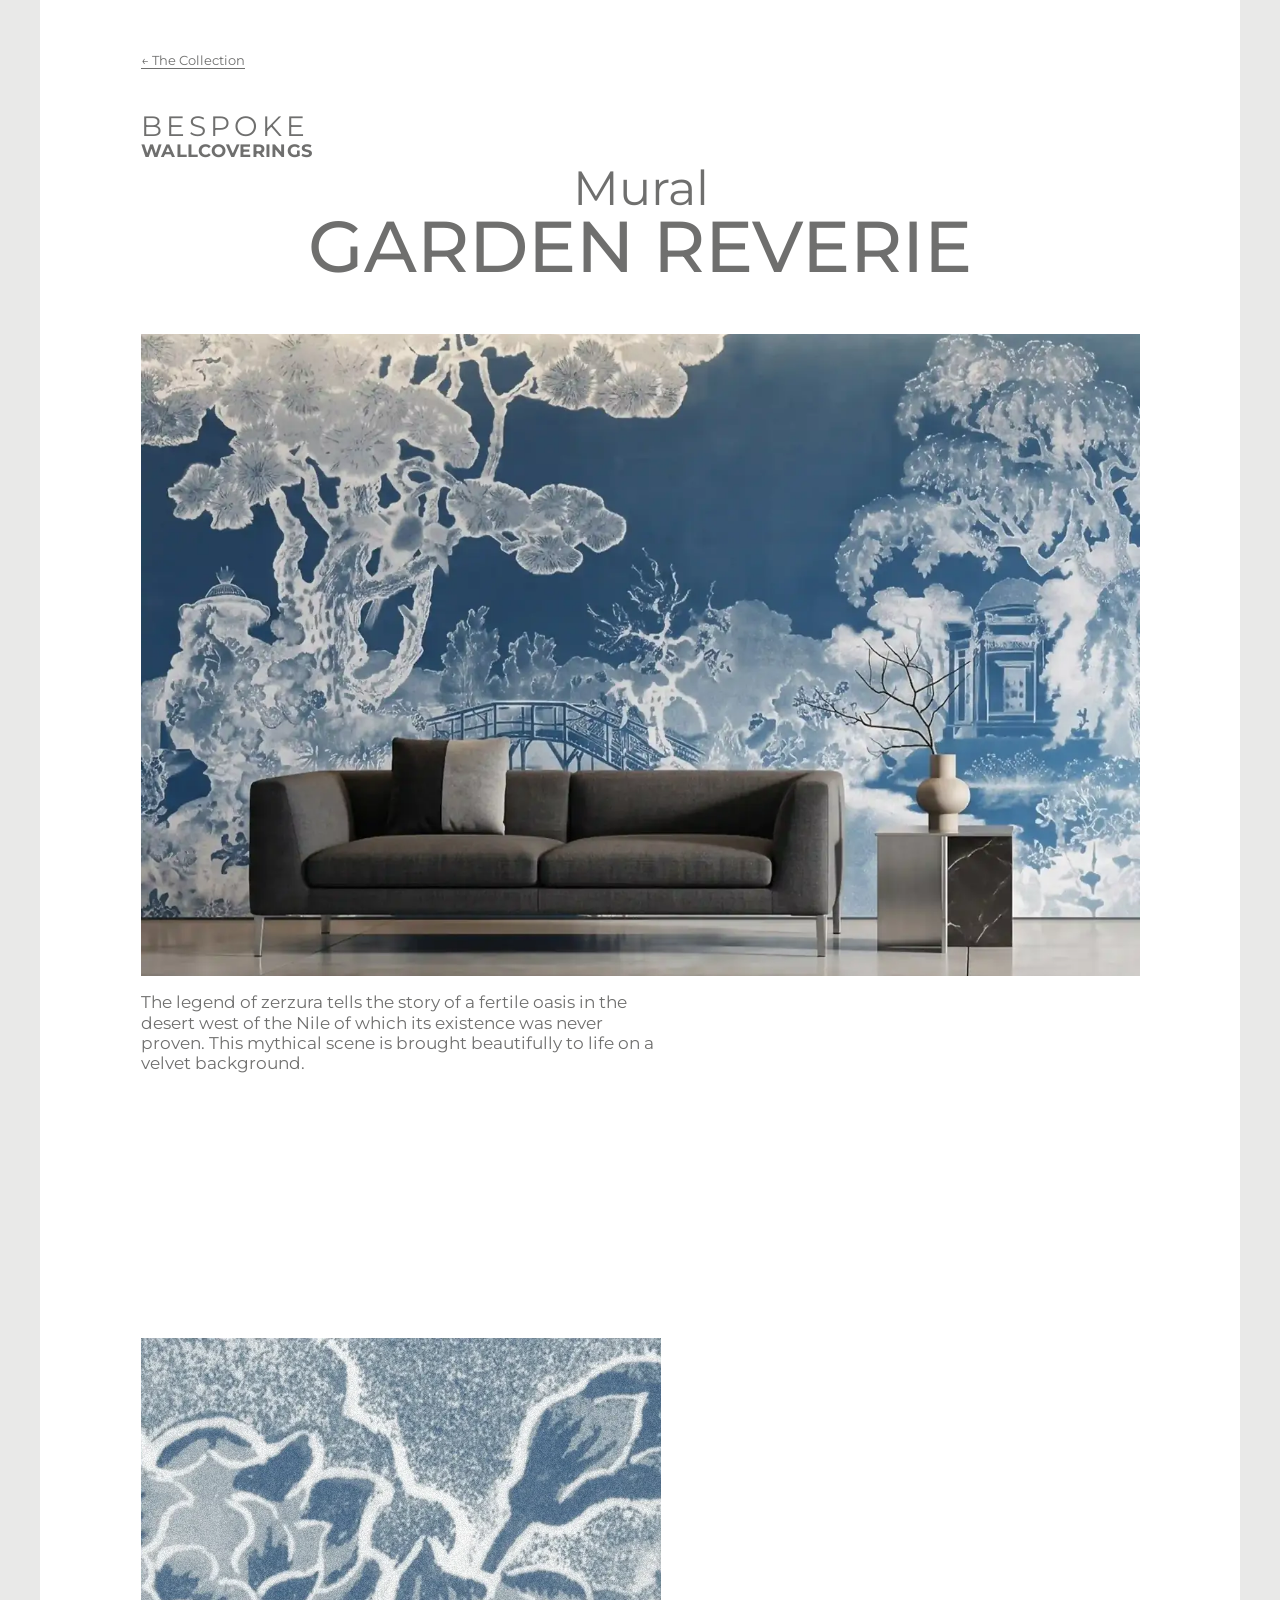
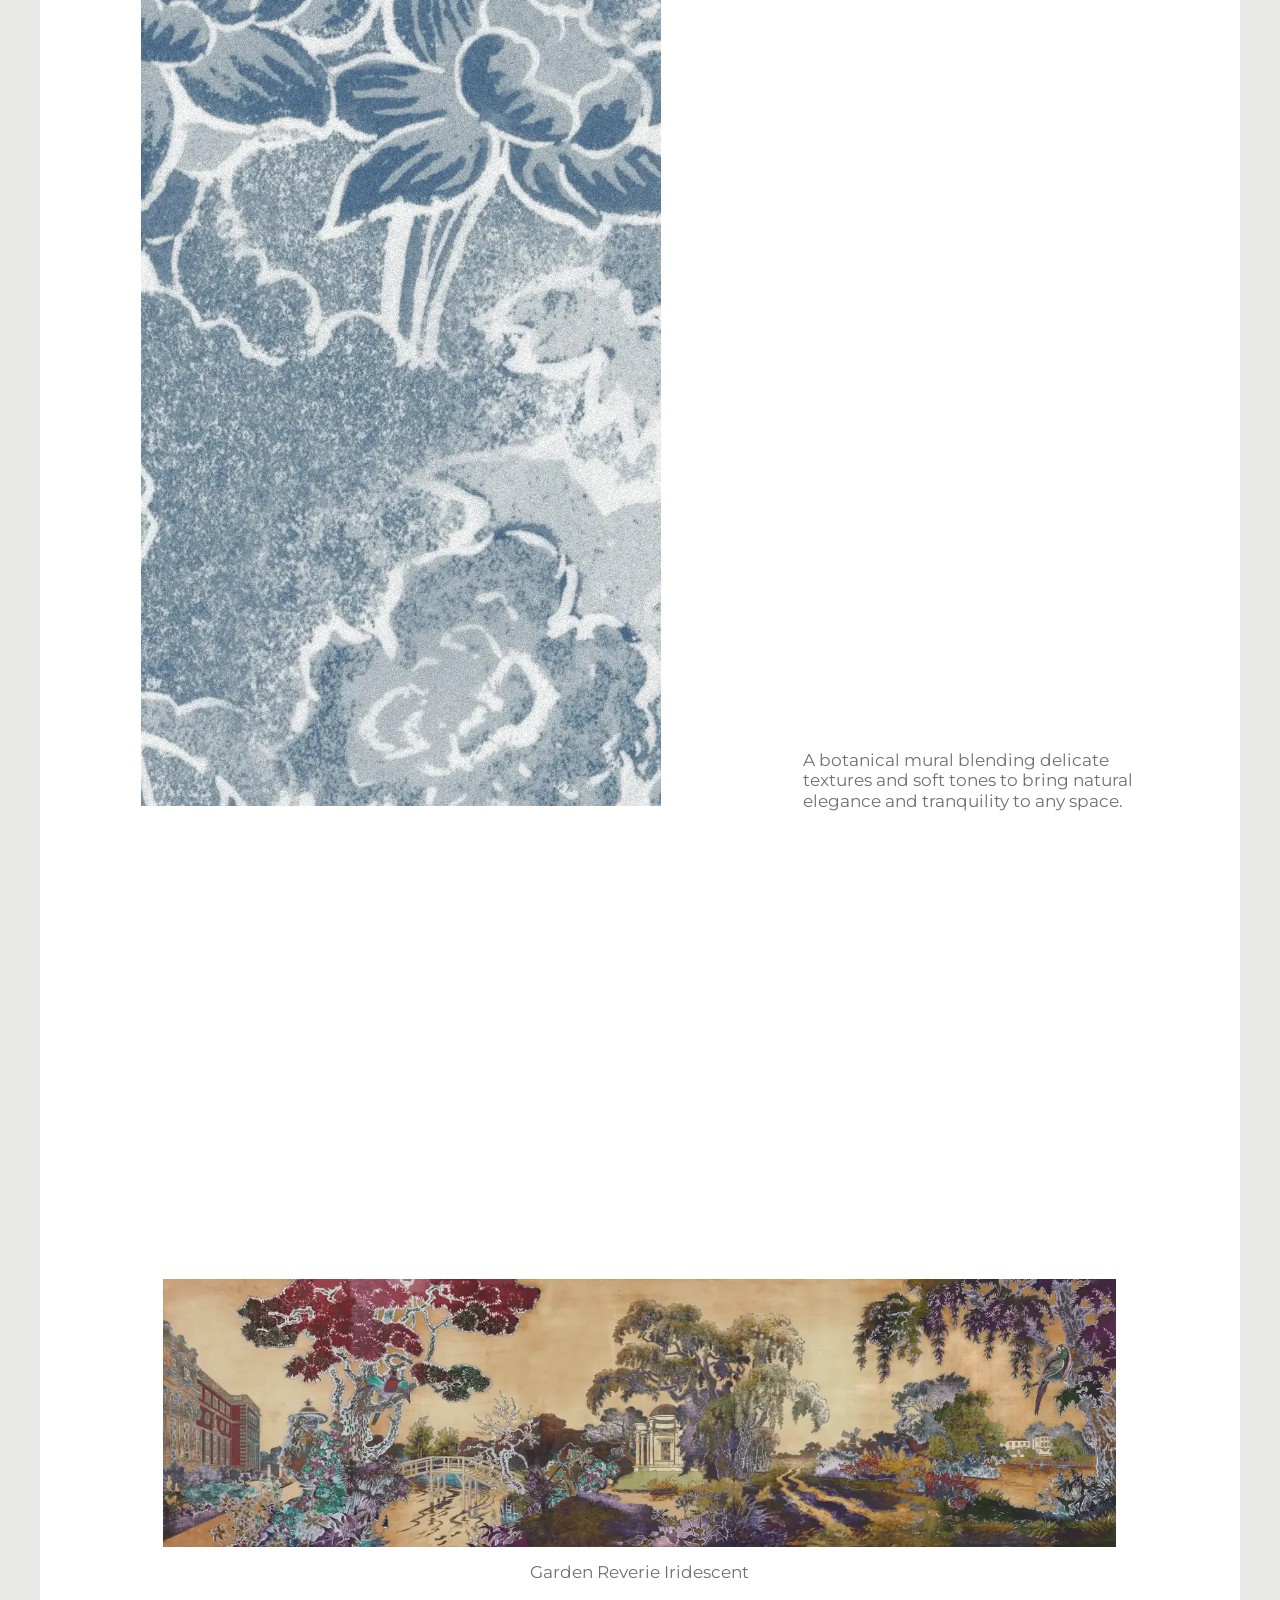
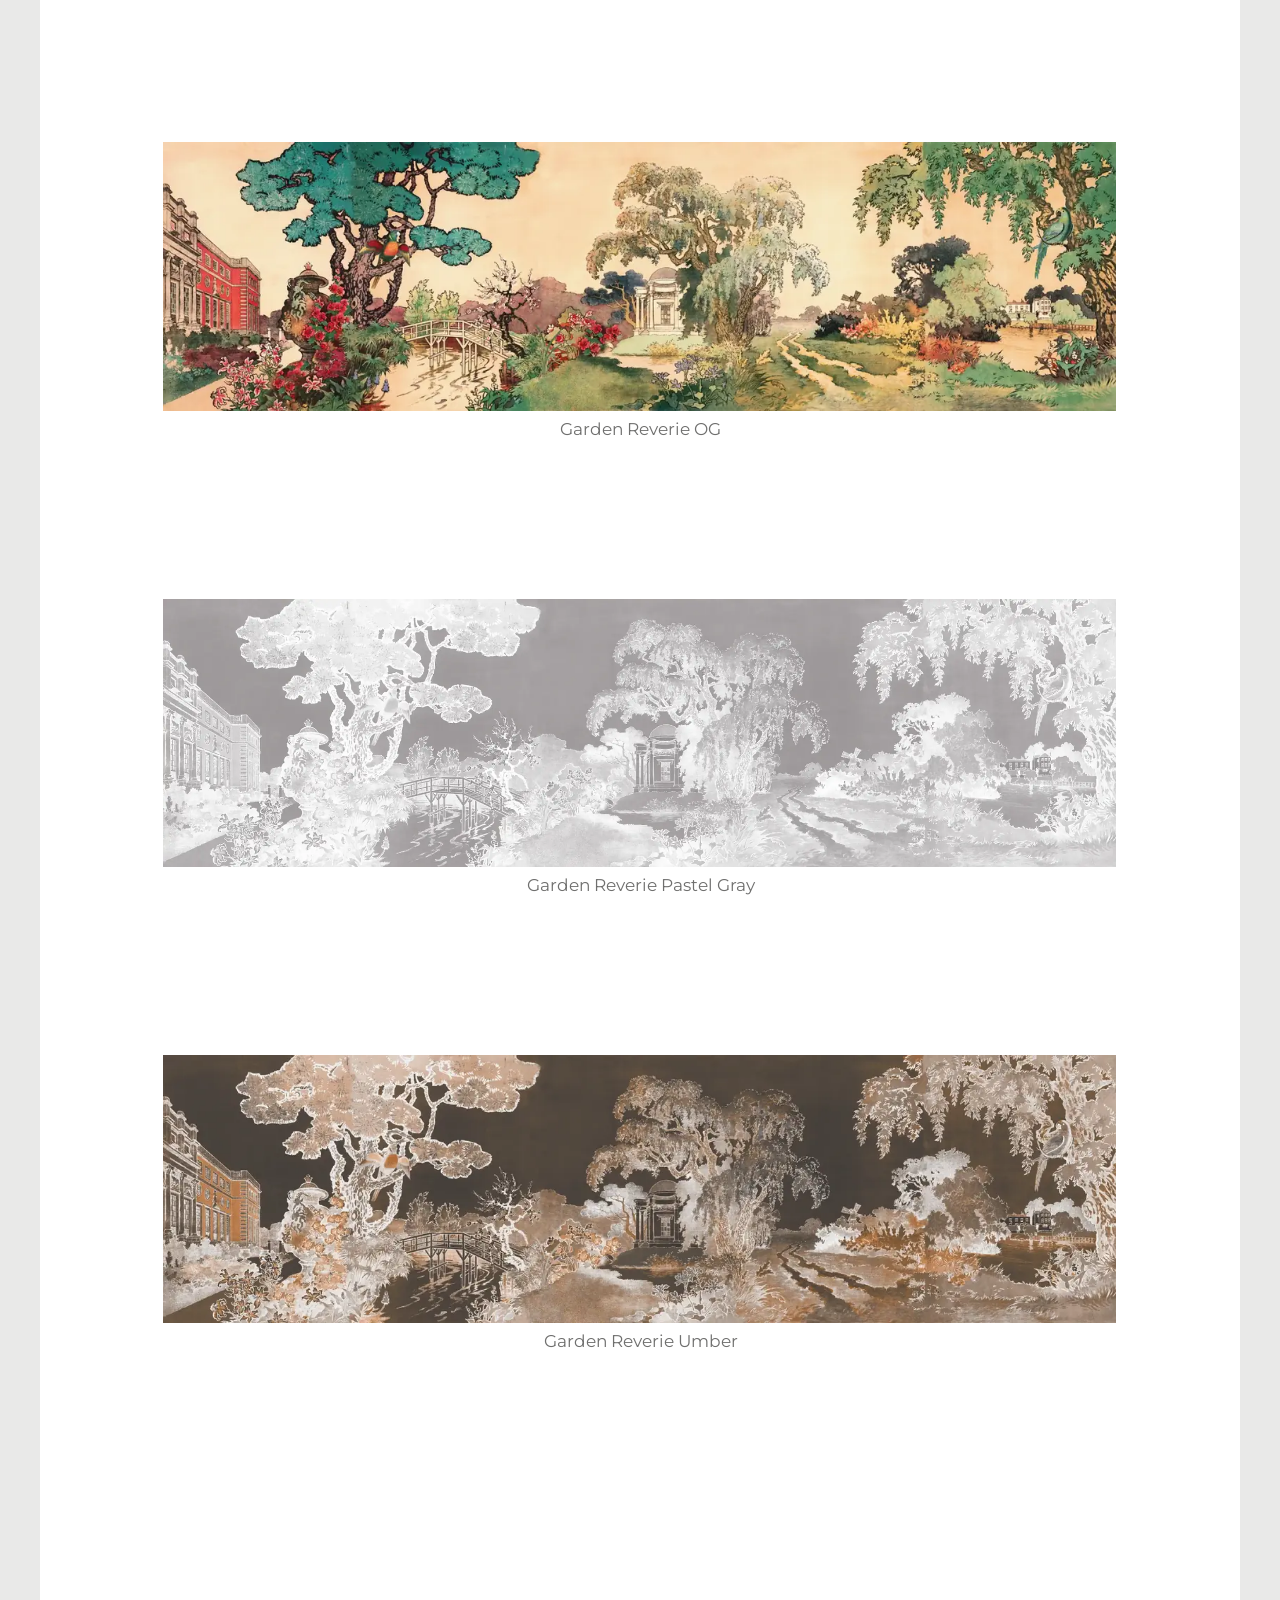
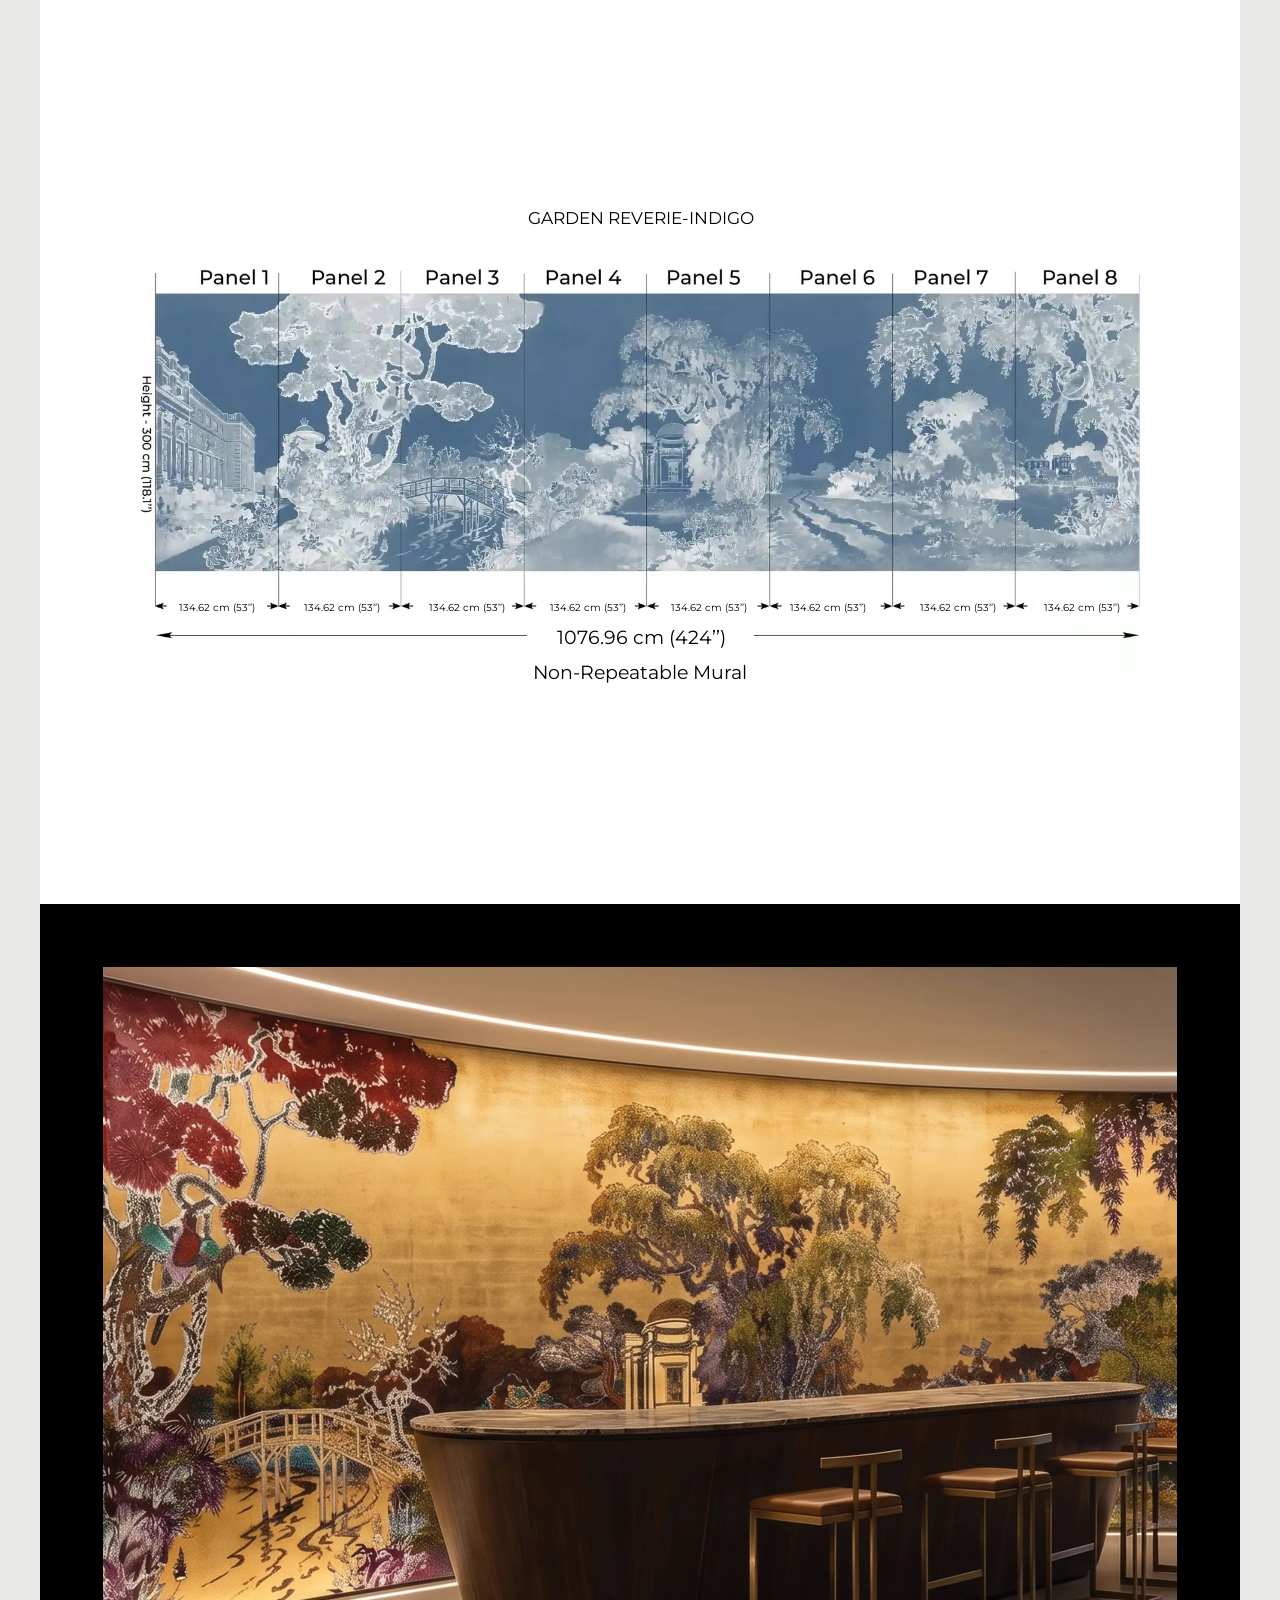
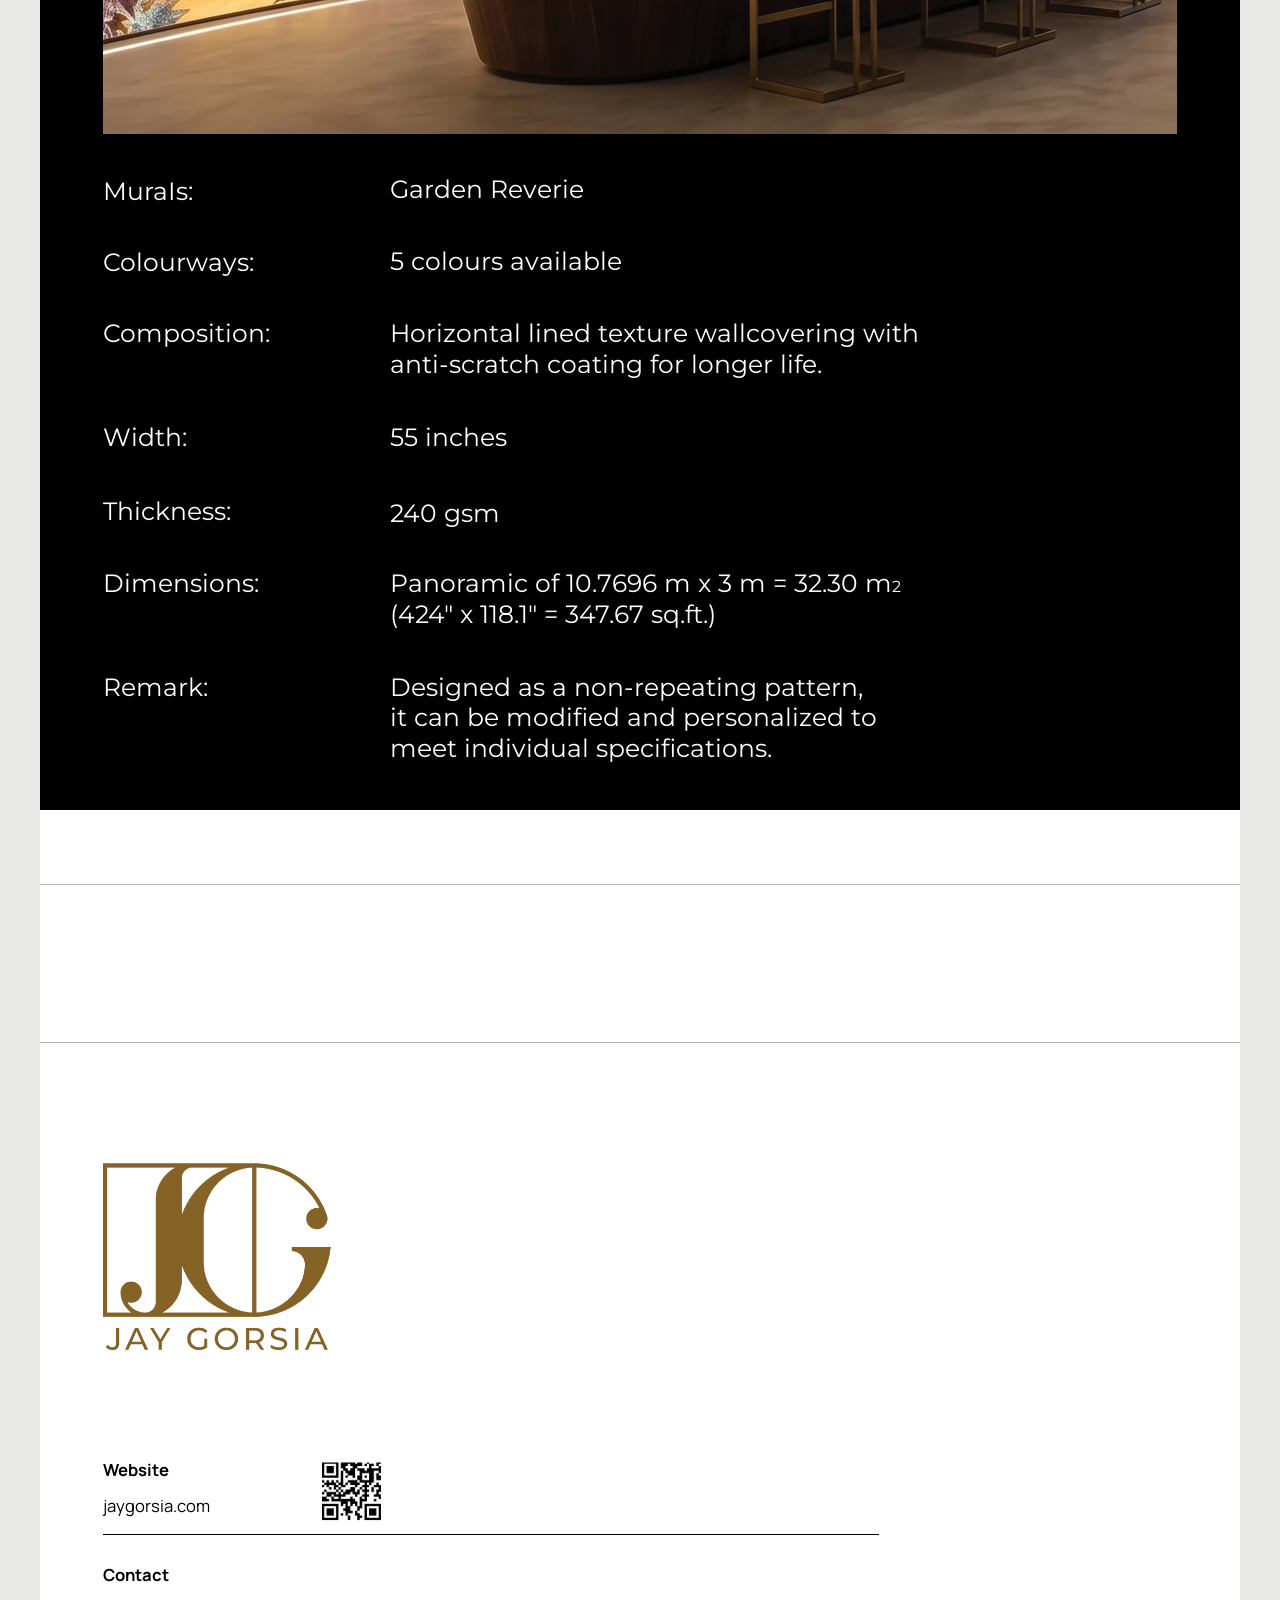
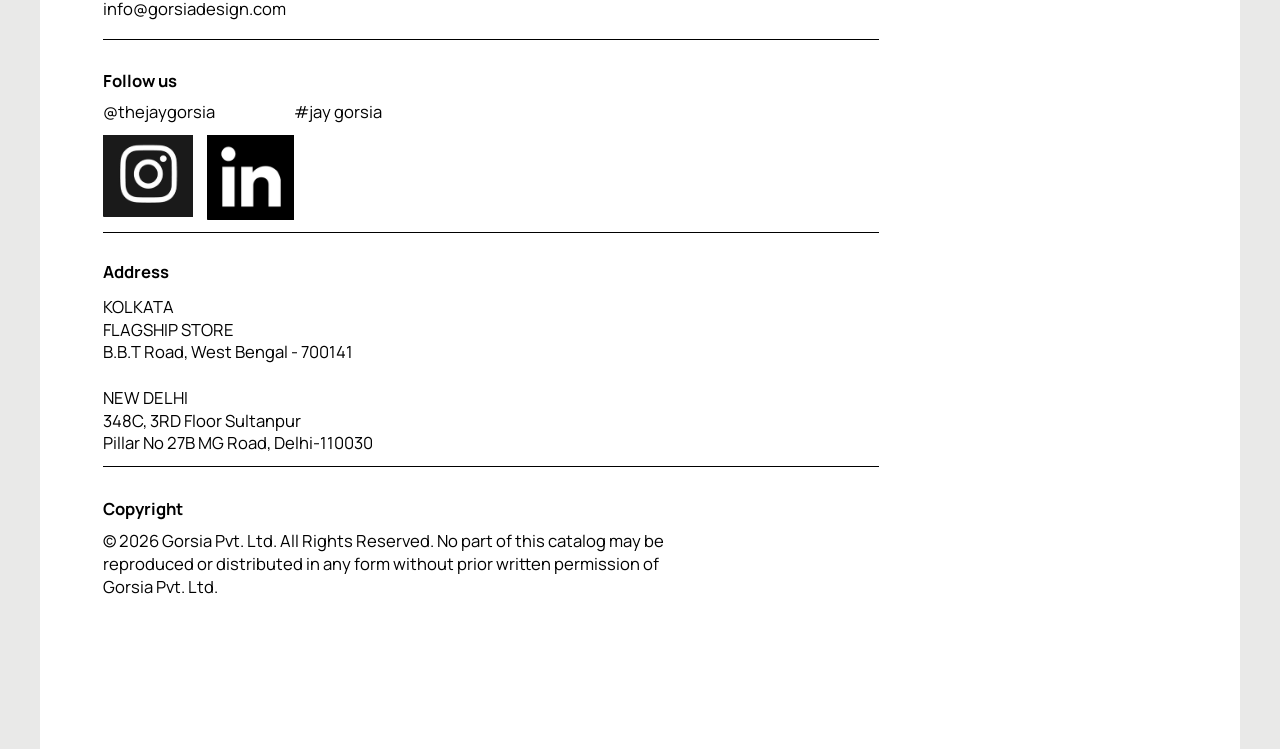
<file: garden-reverie.html>
<!DOCTYPE html>
<html lang="en"><head><meta charset="utf-8">
<meta name="viewport" content="width=device-width, initial-scale=1">
<title>Mural GARDEN REVERIE – Jay Gorsia Wallpapers</title>
<link href="https://fonts.googleapis.com/css2?family=Inria+Serif&family=Manrope:wght@400;700&family=Montserrat:wght@300;400;500;700&display=swap" rel="stylesheet">
<link rel="stylesheet" href="assets/style.css">
</head><body>
<main class="page" data-figma="420:1492" style="aspect-ratio:1440/10499">
<a class="back" href="index.html" style="left:8.4028%;top:0.5905%">← The Collection</a>
<div class="t" style="left:8.4028%;top:1.2763%;width:13.9583%;--fs:34;line-height:1.0294;letter-spacing:calc(4.76*100cqw/1440)">BESPOKE</div>
<div class="t" style="left:8.4028%;top:1.6097%;width:13.9583%;--fs:21;line-height:1.0952;letter-spacing:calc(.42*100cqw/1440);font-weight:700">WALLCOVERINGS</div>
<div class="t c" style="left:44.2361%;top:1.8287%;width:11.6667%;--fs:57;line-height:1.193">Mural</div>
<h1 class="t c" style="left:0;top:2.3526%;width:100%;--fs:86;line-height:1.1512;font-weight:500">GARDEN REVERIE</h1>
<div class="i" style="left:8.4028%;top:3.8194%;width:83.2639%;height:7.334%"><img alt="" class="f" src="images/garden-reverie-hero.webp" decoding="async" fetchpriority="high"></div>
<div class="t w" style="left:8.4028%;top:11.3439%;width:43.3333%;--fs:20;line-height:1.22">The legend of zerzura tells the story of a fertile oasis in the desert west of the Nile of which its existence was never proven. This mythical scene is brought beautifully to life on a velvet background.</div>
<div class="i" style="left:8.4028%;top:15.2967%;width:43.3333%;height:12.2012%"><img alt="" class="f" src="images/garden-reverie-swatch.webp" loading="lazy" decoding="async"></div>
<div class="i" style="left:10.2778%;top:32.9079%;width:79.375%;height:3.067%"><img alt="" class="f" src="images/garden-reverie-cw-iridescent.webp" loading="lazy" decoding="async"></div>
<div class="i" style="left:10.2778%;top:38.2036%;width:79.375%;height:3.067%"><img alt="" class="f" src="images/garden-reverie-cw-og.webp" loading="lazy" decoding="async"></div>
<div class="i" style="left:10.2778%;top:43.4232%;width:79.375%;height:3.067%"><img alt="" class="f" src="images/garden-reverie-cw-pastel-gray.webp" loading="lazy" decoding="async"></div>
<div class="i" style="left:10.2778%;top:48.6332%;width:79.375%;height:3.067%"><img alt="" class="f" src="images/garden-reverie-cw-umber.webp" loading="lazy" decoding="async"></div>
<div class="i n" style="left:8.4028%;top:57.8246%;width:83.2639%;height:4.8005%"><div class="r" style="width:42.035%;height:237.8968%"><img alt="" style="width:205.97%;height:100%;left:-107.29%;top:0%" src="images/garden-reverie-diagram.webp" loading="lazy" decoding="async"></div></div>
<div class="bx" style="left:10.9028%;top:61.6725%;width:7.7083%;height:0.2191%"></div>
<div class="bx" style="left:21.25%;top:61.6725%;width:7.5694%;height:0.2191%"></div>
<div class="bx" style="left:31.4583%;top:61.6916%;width:7.7778%;height:0.2191%"></div>
<div class="bx" style="left:41.875%;top:61.6725%;width:7.4306%;height:0.2191%"></div>
<div class="bx" style="left:40.5556%;top:61.9202%;width:18.9583%;height:0.4%"></div>
<div class="bx" style="left:37.7778%;top:62.3107%;width:27.505%;height:0.4774%"></div>
<div class="bx" style="left:51.875%;top:61.6725%;width:7.6389%;height:0.2191%"></div>
<div class="bx" style="left:62.0833%;top:61.6725%;width:7.8472%;height:0.2191%"></div>
<div class="bx" style="left:72.4306%;top:61.6725%;width:7.3611%;height:0.2191%"></div>
<div class="bx" style="left:82.9167%;top:61.6725%;width:7.3611%;height:0.2191%"></div>
<div class="t w" style="left:63.5417%;top:26.8597%;width:28.125%;--fs:20;line-height:1.22">A botanical mural blending delicate textures and soft tones to bring natural elegance and tranquility to any space.</div>
<div class="t c" style="left:40.8333%;top:36.1463%;width:18.3333%;--fs:20;line-height:1.2">Garden Reverie Iridescent</div>
<div class="t c" style="left:43.3333%;top:41.3658%;width:13.3333%;--fs:20;line-height:1.2">Garden Reverie OG</div>
<div class="t c" style="left:40.5556%;top:46.5759%;width:18.9583%;--fs:20;line-height:1.2">Garden Reverie Pastel Gray</div>
<div class="t c" style="left:42.0139%;top:51.7859%;width:15.9722%;--fs:20;line-height:1.2">Garden Reverie Umber</div>
<div class="t c k" style="left:40.625%;top:57.215%;width:18.8194%;--fs:20;line-height:1.45">GARDEN REVERIE-INDIGO</div>
<div class="t k" style="left:11.5972%;top:61.7202%;width:6.25%;--fs:12;line-height:1.5">134.62 cm (53’’)</div>
<div class="t k" style="left:22.0139%;top:61.7202%;width:6.3194%;--fs:12;line-height:1.5">134.62 cm (53’’)</div>
<div class="t k" style="left:32.4306%;top:61.7202%;width:6.1806%;--fs:12;line-height:1.5">134.62 cm (53’’)</div>
<div class="t k" style="left:42.5%;top:61.7202%;width:6.1806%;--fs:12;line-height:1.5">134.62 cm (53’’)</div>
<div class="t c k" style="left:43.0556%;top:61.9869%;width:13.9583%;--fs:23;line-height:1.4783">1076.96 cm (424’’)</div>
<div class="t c k" style="left:40.9722%;top:62.3869%;width:18.125%;--fs:23;line-height:1.4783">Non-Repeatable Mural</div>
<div class="t k" style="left:52.5694%;top:61.7202%;width:6.1806%;--fs:12;line-height:1.5">134.62 cm (53’’)</div>
<div class="t k" style="left:62.5%;top:61.7202%;width:6.25%;--fs:12;line-height:1.5">134.62 cm (53’’)</div>
<div class="t k" style="left:73.3333%;top:61.7202%;width:6.25%;--fs:12;line-height:1.5">134.62 cm (53’’)</div>
<div class="t k" style="left:83.6806%;top:61.7202%;width:6.25%;--fs:12;line-height:1.5">134.62 cm (53’’)</div>
<div class="blk" style="left:0%;top:65.1967%;width:100%;height:17.2112%"></div>
<div class="i" style="left:5.2778%;top:65.911%;width:89.5139%;height:8.7723%"><img alt="" class="f" src="images/garden-reverie-room.webp" loading="lazy" decoding="async"></div>
<div class="t wh" style="left:5.2778%;top:75.1595%;width:13.5417%;--fs:30;line-height:1.2">MuraIs:</div>
<div class="t wh" style="left:29.1667%;top:75.1786%;width:48.6111%;--fs:30;line-height:1.0333">Garden Reverie</div>
<div class="t wh" style="left:5.2778%;top:75.9691%;width:13.5417%;--fs:30;line-height:1.2">Colourways:</div>
<div class="t wh" style="left:29.1667%;top:75.9787%;width:48.6111%;--fs:30;line-height:1.1667">5 colours available</div>
<div class="t wh" style="left:5.2778%;top:76.7883%;width:13.5417%;--fs:30;line-height:1.2">Composition:</div>
<div class="t wh" style="left:29.1667%;top:76.7883%;width:48.6111%;--fs:30;line-height:1.2333">Horizontal lined texture wallcovering with
anti-scratch coating for longer life.</div>
<div class="t wh" style="left:5.2778%;top:77.9693%;width:13.5417%;--fs:30;line-height:1.2">Width:</div>
<div class="t wh" style="left:29.1667%;top:78.0074%;width:48.6111%;--fs:30;line-height:1.0333">55 inches</div>
<div class="t wh" style="left:5.2778%;top:78.817%;width:13.5417%;--fs:30;line-height:1.2">Thickness:</div>
<div class="t wh" style="left:29.1667%;top:78.8647%;width:48.6111%;--fs:30;line-height:1.0667">240 gsm</div>
<div class="t wh" style="left:5.2778%;top:79.6457%;width:13.5417%;--fs:30;line-height:1.2">Dimensions:</div>
<div class="t wh" style="left:29.1667%;top:79.6457%;width:48.6111%;--fs:30;line-height:1.2333">Panoramic of 10.7696 m x 3 m = 32.30 m<span class="s">2</span>
(424" x 118.1" = 347.67 sq.ft.)</div>
<div class="t wh" style="left:5.2778%;top:80.8267%;width:13.5417%;--fs:30;line-height:1.2">Remark:</div>
<div class="t wh" style="left:29.1667%;top:80.8267%;width:48.6111%;--fs:30;line-height:1.2333">Designed as a non-repeating pattern,
it can be modified and personalized to
meet individual specifications.</div>
<div class="hr g" style="left:0%;top:83.2555%;width:100%;height:0%"></div>
<div class="hr g" style="left:0%;top:85.0557%;width:100%;height:0%"></div>
<div class="i" style="left:5.2778%;top:86.4273%;width:19.0278%;height:2.1526%"><img alt="" style="width:200.2%;height:262.43%;left:-0.1%;top:-162.43%" src="images/853ff2c4-60c0-4424-809c-5003fb65309c.webp" loading="lazy" decoding="async"></div>
<div class="i n" style="left:23.4722%;top:89.8657%;width:4.9306%;height:0.6667%;transform:scaleY(-1)"><img alt="QR" class="f" src="images/06fa7504-af35-4e3b-932e-40bd4d989556.png" loading="lazy" decoding="async"></div>
<div class="t k m b" style="left:5.2778%;top:89.78%;width:22.9167%;--fs:20;line-height:1.8">Website</div>
<div class="t k m" style="left:5.2778%;top:90.1705%;width:13.4028%;--fs:20;line-height:2"><a href="https://jaygorsia.com/intro/" target="_blank" rel="noopener">jaygorsia.com</a></div>
<div class="t k m b" style="left:5.2778%;top:90.9991%;width:22.9167%;--fs:20;line-height:1.6">Contact</div>
<div class="t k m" style="left:5.2778%;top:91.3516%;width:22.9167%;--fs:20;line-height:2.05">info@gorsiadesign.com</div>
<div class="t k m b" style="left:5.2778%;top:92.1993%;width:22.9167%;--fs:20;line-height:1.65">Follow us</div>
<div class="t k m" style="left:5.2778%;top:92.5517%;width:22.9167%;--fs:20;line-height:1.8">@thejaygorsia</div>
<div class="t k m" style="left:21.1806%;top:92.5517%;width:22.9167%;--fs:20;line-height:1.8">#jay gorsia</div>
<a class="i n" href="https://www.instagram.com/thejaygorsia/" target="_blank" rel="noopener" style="left:5.2778%;top:92.9803%;width:7.5139%;height:0.9429%"><img alt="Instagram" style="width:503.97%;height:372.35%;left:-46.86%;top:-50.65%" src="images/953dd919-89e7-4893-8965-abc6da97ef3d.webp" loading="lazy" decoding="async"></a>
<a class="i n" href="https://www.linkedin.com/company/jay-gorsia/posts/" target="_blank" rel="noopener" style="left:13.9583%;top:92.9803%;width:7.2222%;height:0.9715%"><img alt="LinkedIn" style="width:189.29%;height:193.69%;left:-44.64%;top:-48.01%" src="images/f23d51f9-d864-4594-9c83-29731ed79941.webp" loading="lazy" decoding="async"></a>
<div class="t k m b" style="left:5.2778%;top:94.3995%;width:22.9167%;--fs:20;line-height:1.6">Address</div>
<div class="t k m" style="left:5.2778%;top:94.8186%;width:34.0972%;--fs:20;line-height:1.366">KOLKATA
FLAGSHIP STORE
B.B.T Road, West Bengal - 700141

NEW DELHI
348C, 3RD Floor Sultanpur
Pillar No 27B MG Road, Delhi-110030</div>
<div class="t k m b" style="left:5.2778%;top:97.0664%;width:22.9167%;--fs:20;line-height:2.05">Copyright</div>
<div class="t w k m" style="left:5.2778%;top:97.495%;width:49.5139%;--fs:20;line-height:1.366">© 2026 Gorsia Pvt. Ltd. All Rights Reserved. No part of this catalog may be reproduced or distributed in any form without prior written permission of Gorsia Pvt. Ltd.</div>
<div class="hr b" style="left:5.2778%;top:90.6848%;width:64.6528%;height:0%"></div>
<div class="hr b" style="left:5.2778%;top:91.8849%;width:64.6528%;height:0%"></div>
<div class="hr b" style="left:5.2778%;top:94.0947%;width:64.6528%;height:0%"></div>
<div class="hr b" style="left:5.2778%;top:96.7616%;width:64.6528%;height:0%"></div>
</main>
</body></html>
</file>
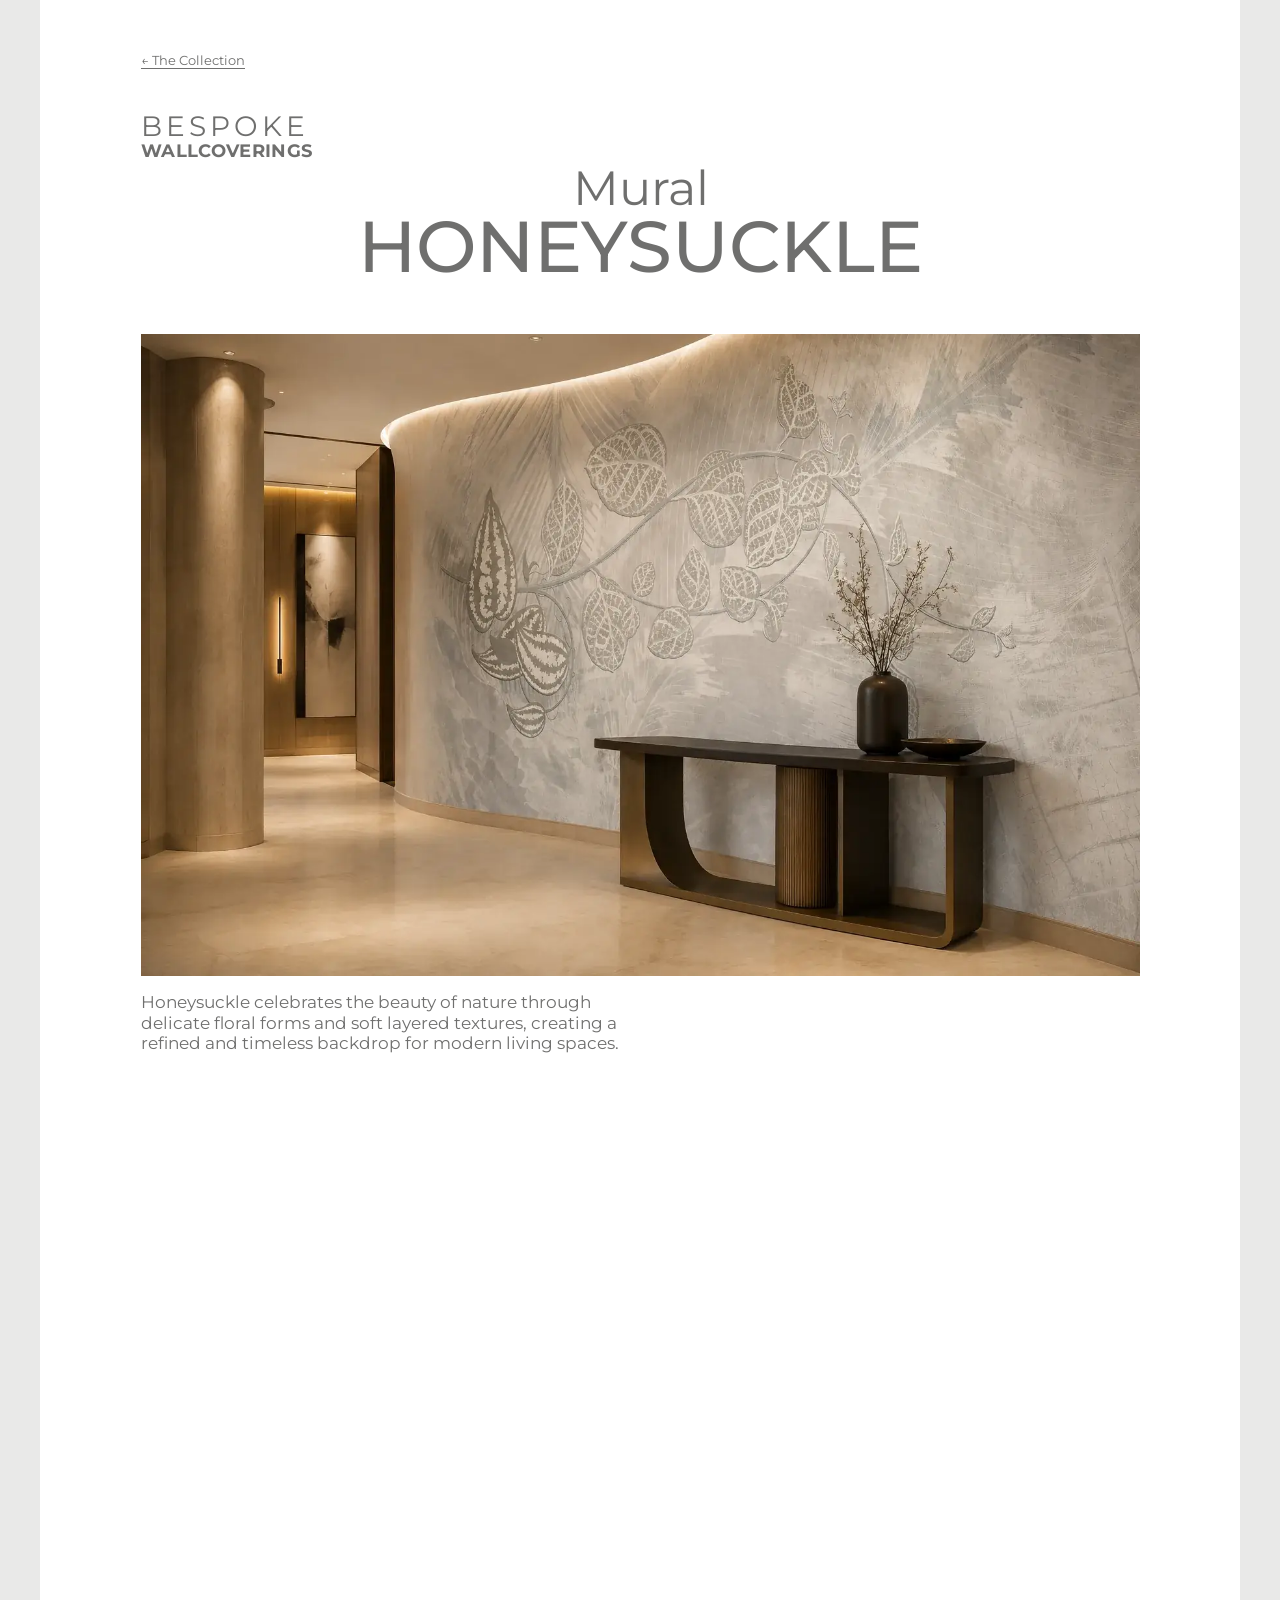
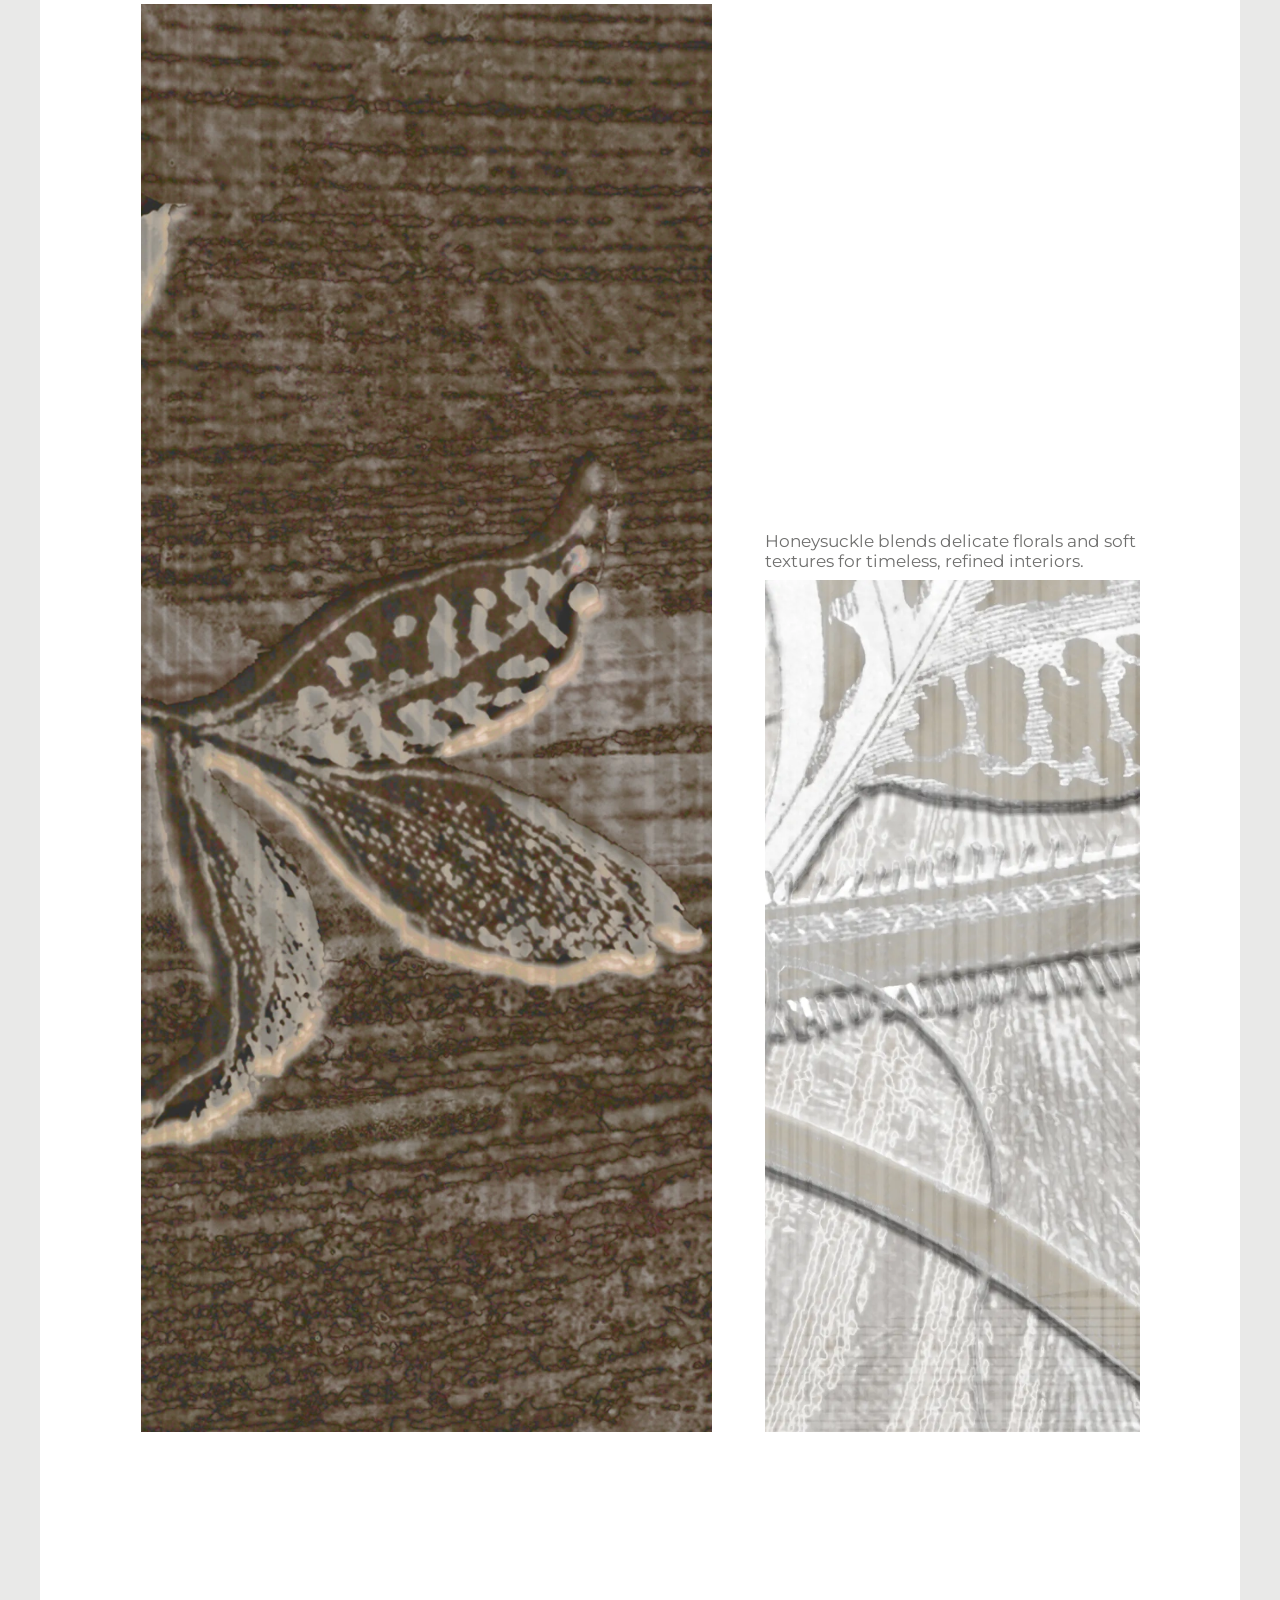
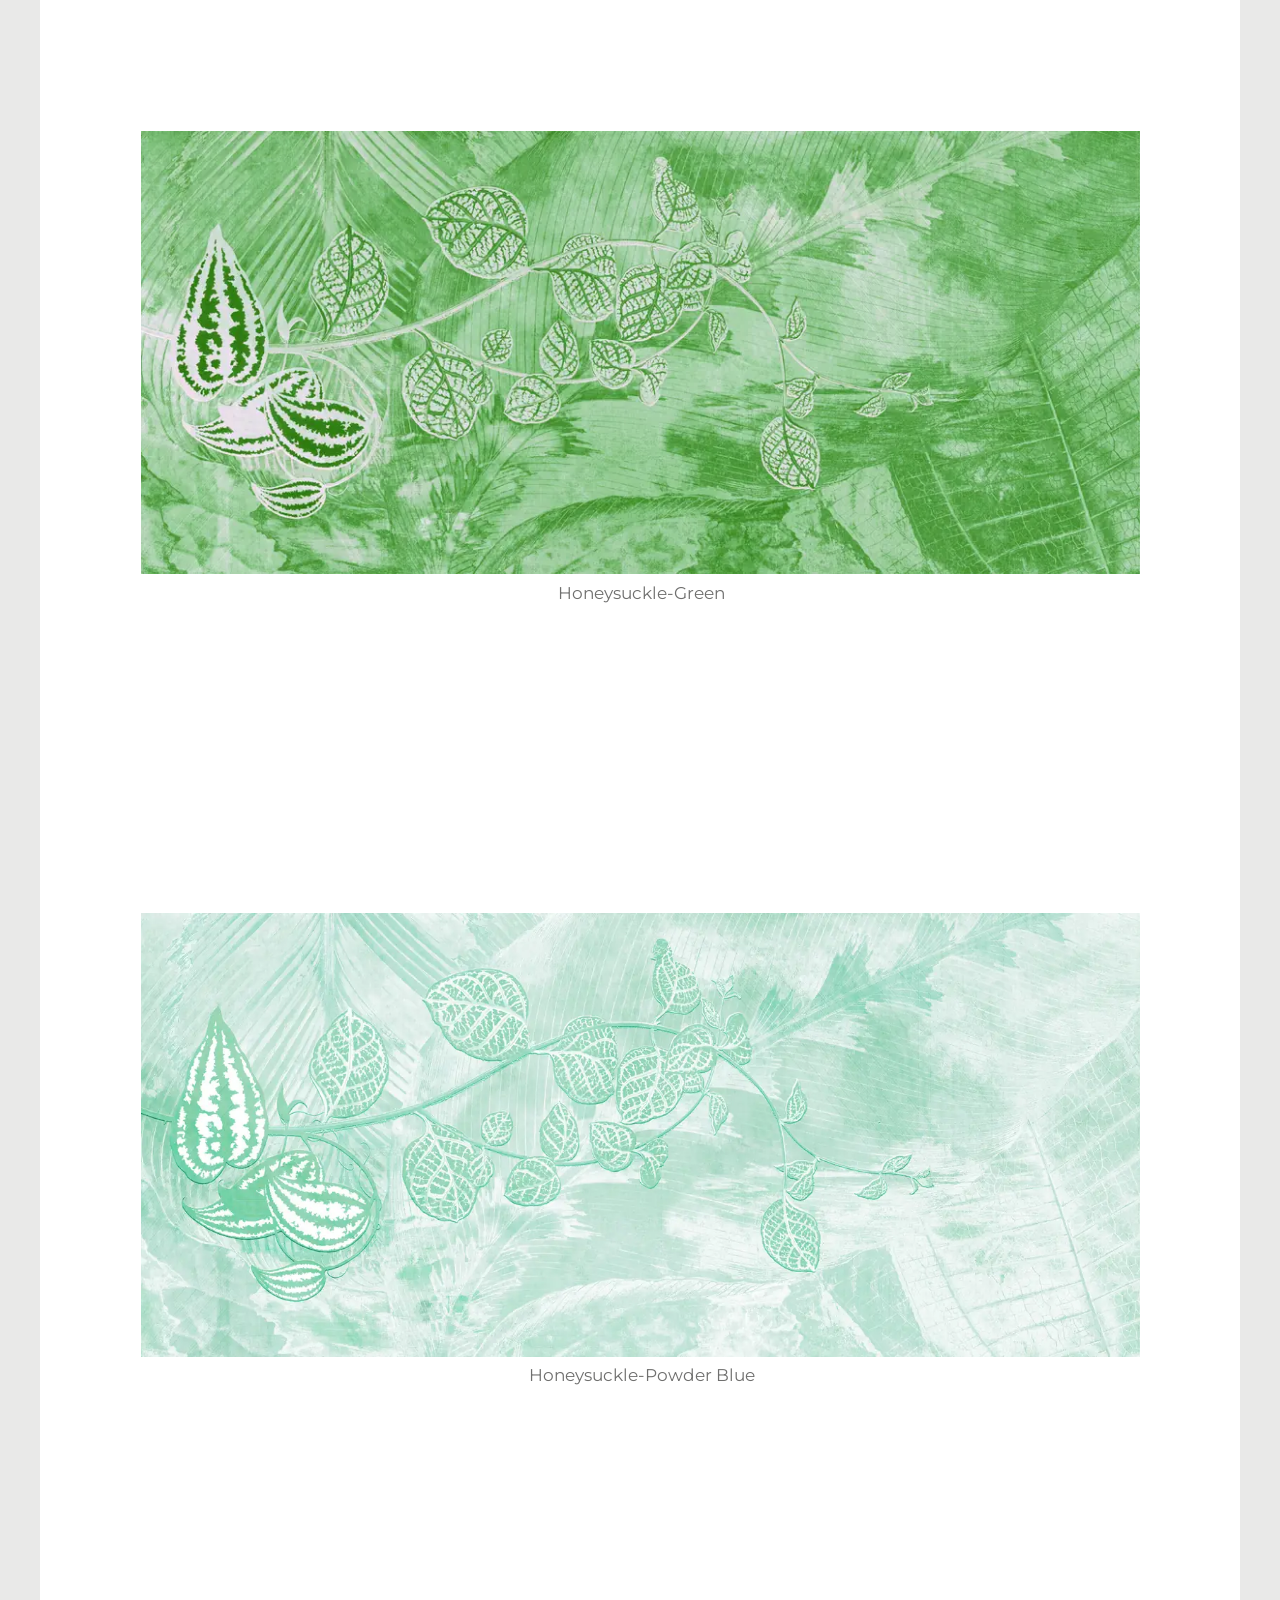
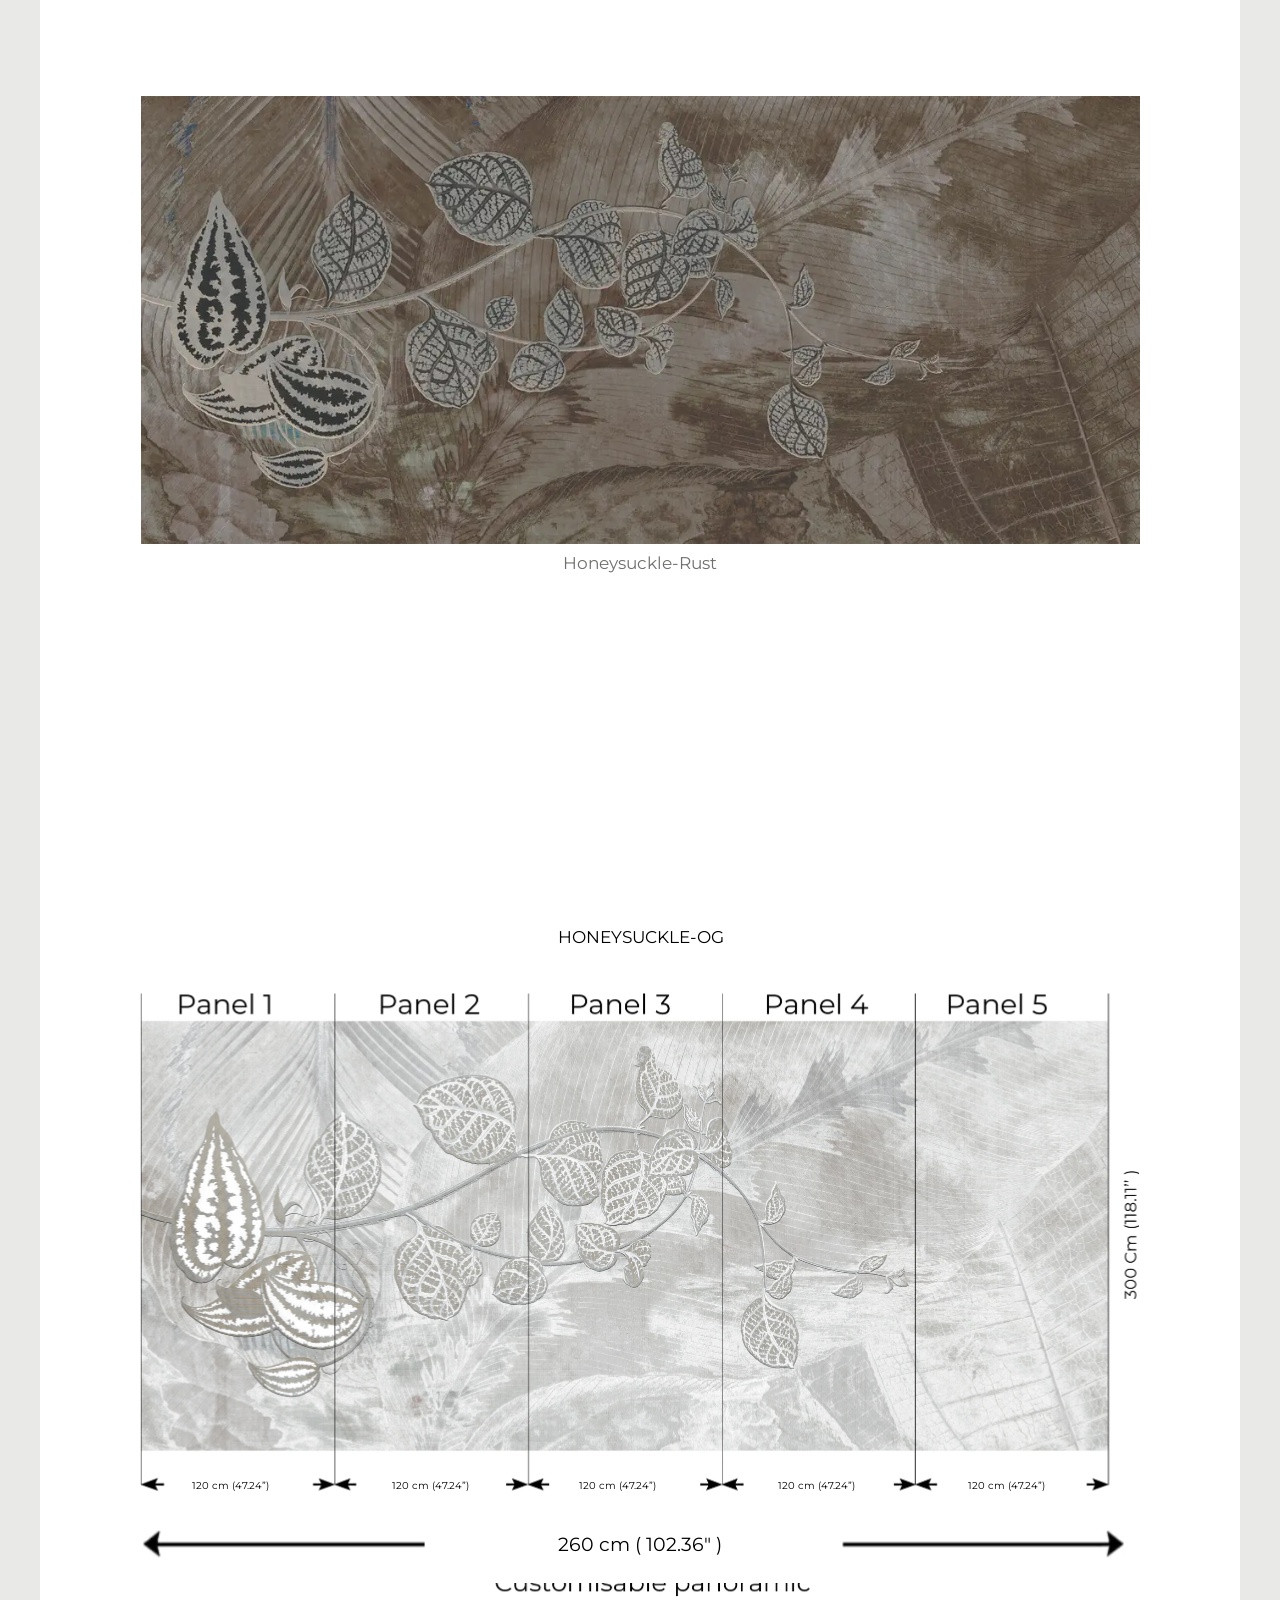
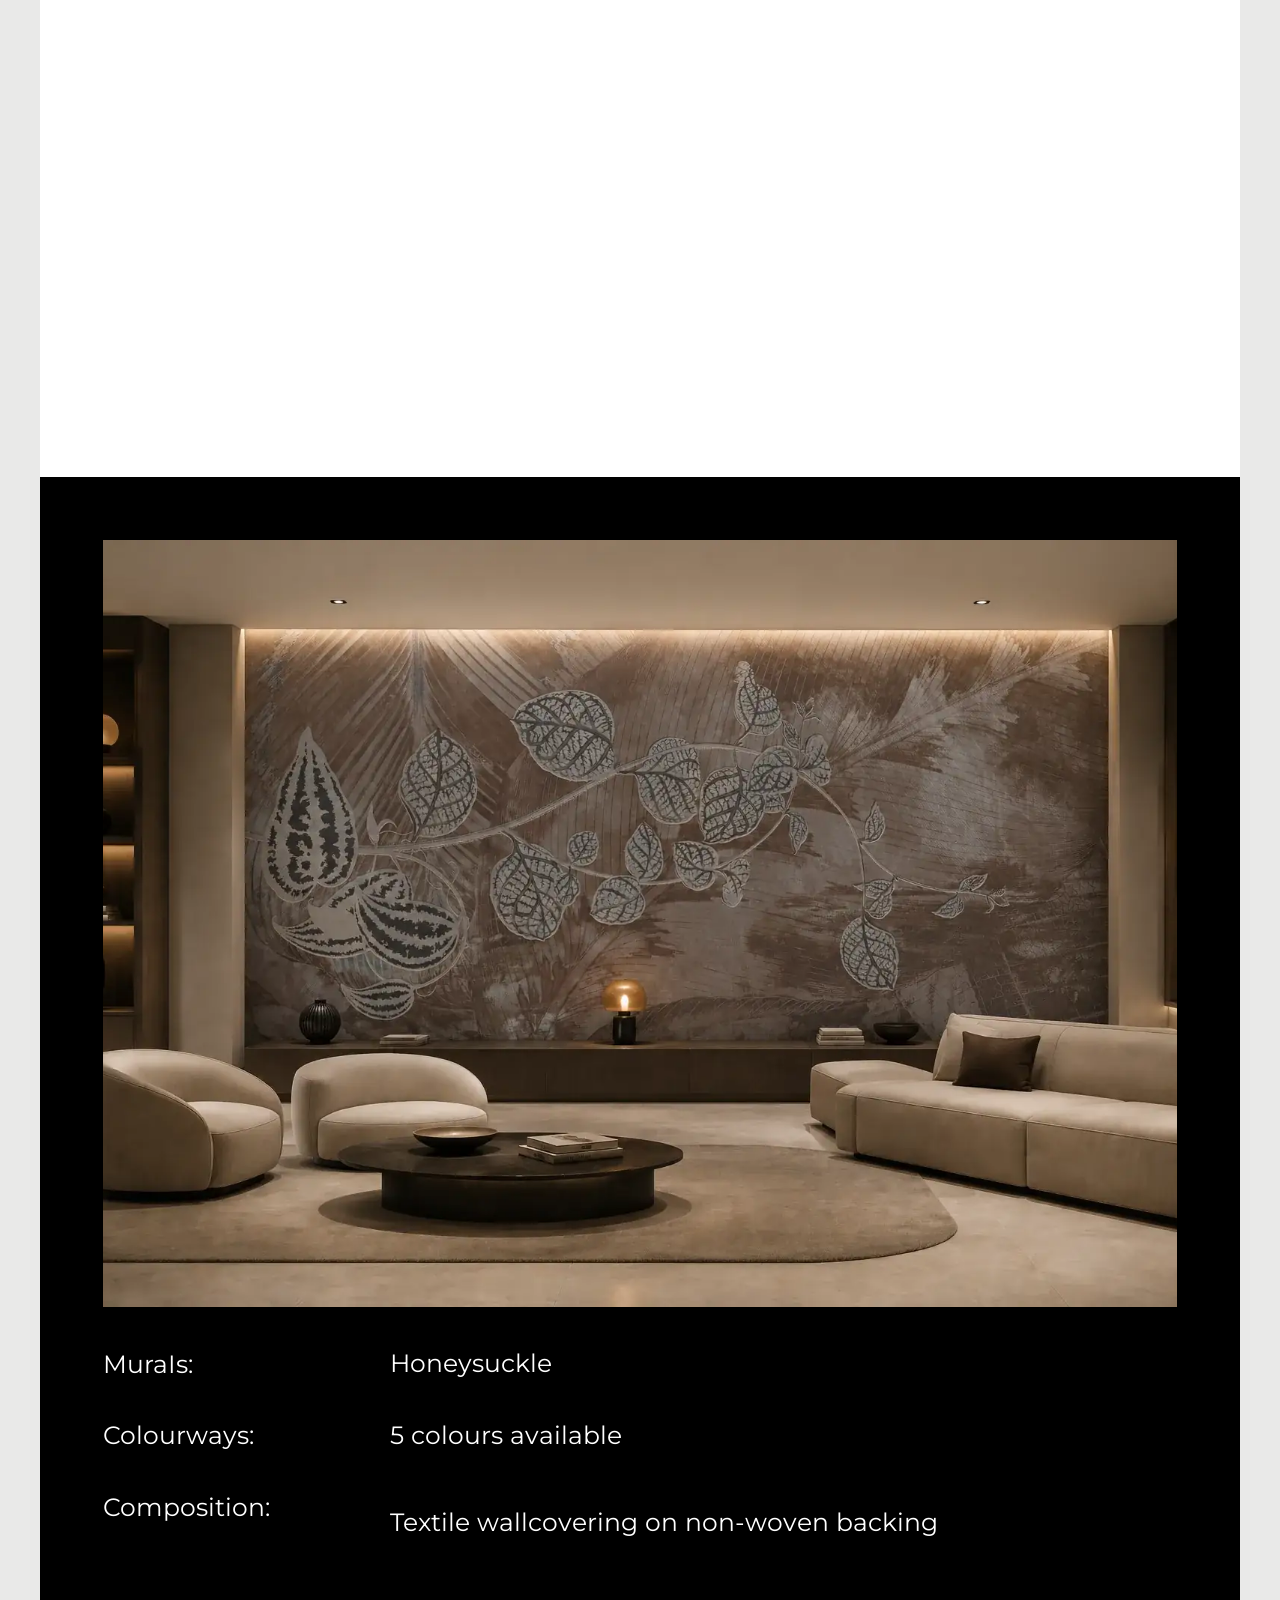
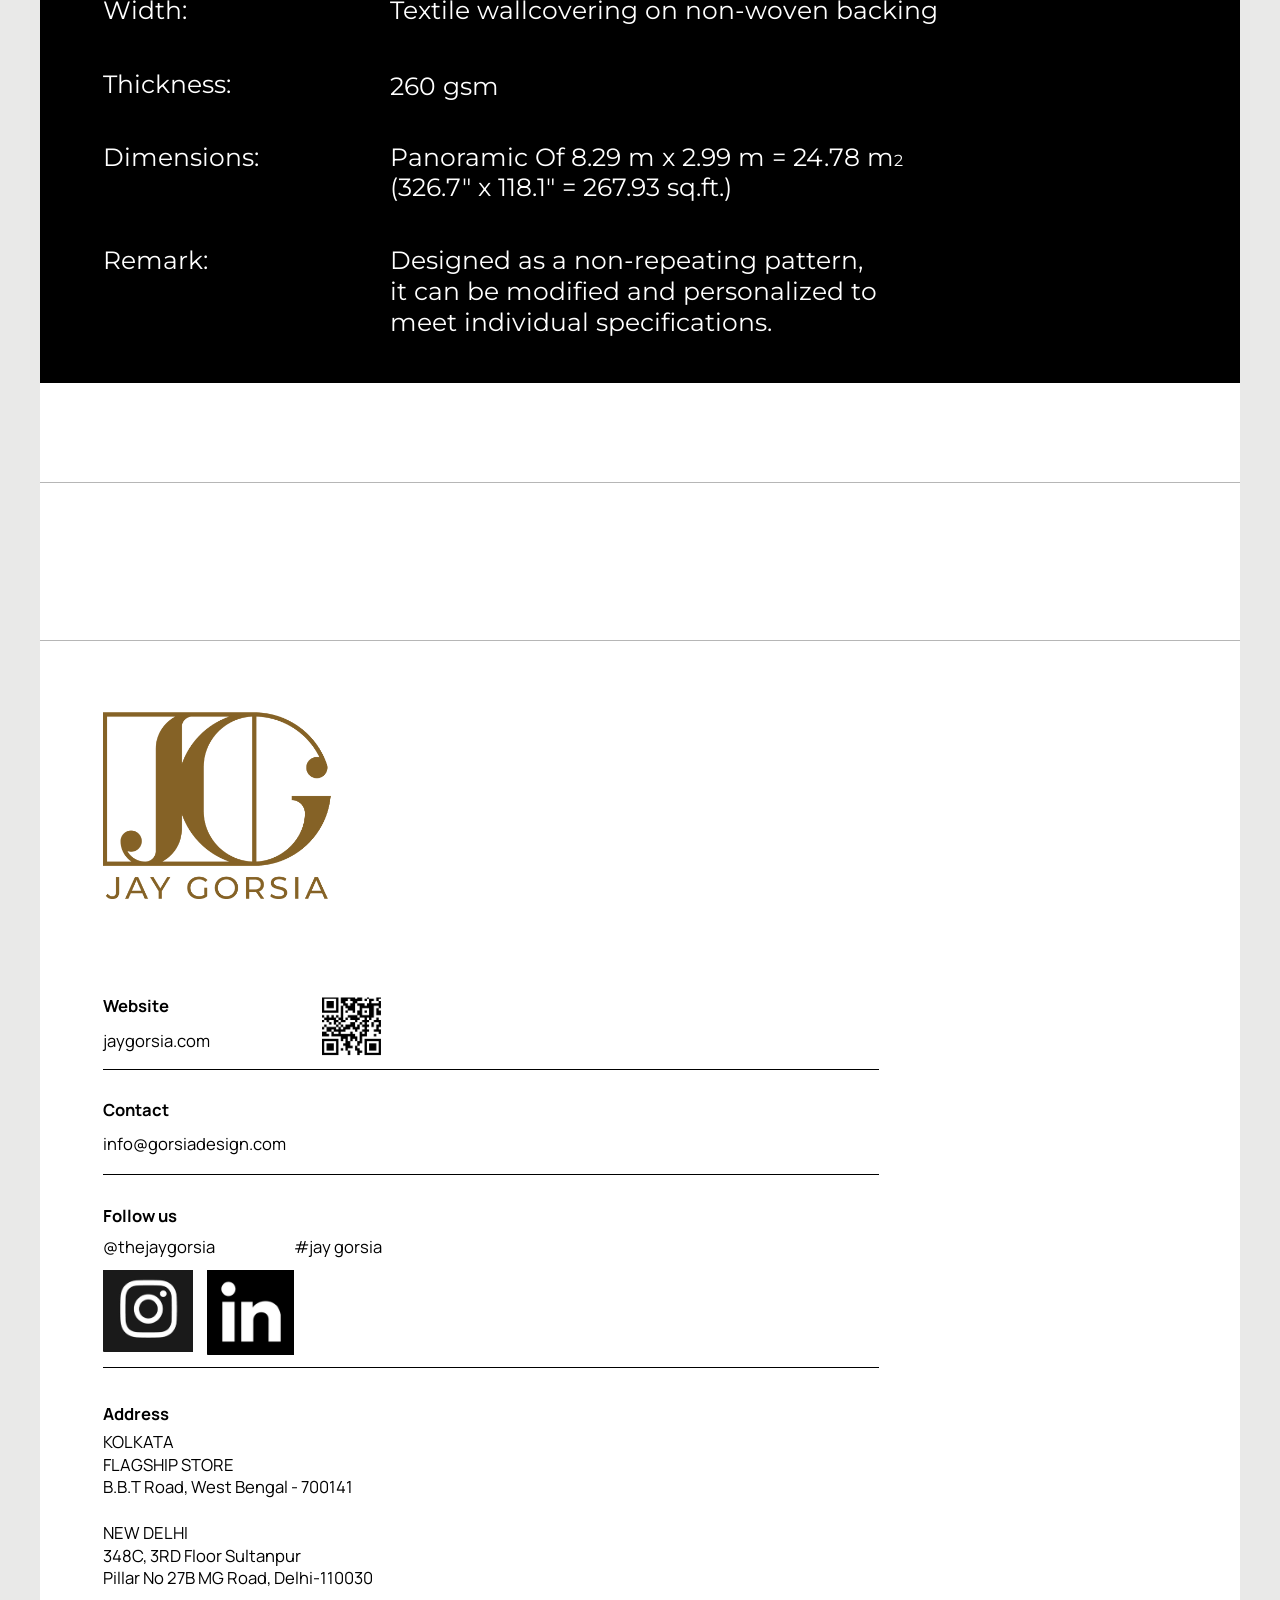
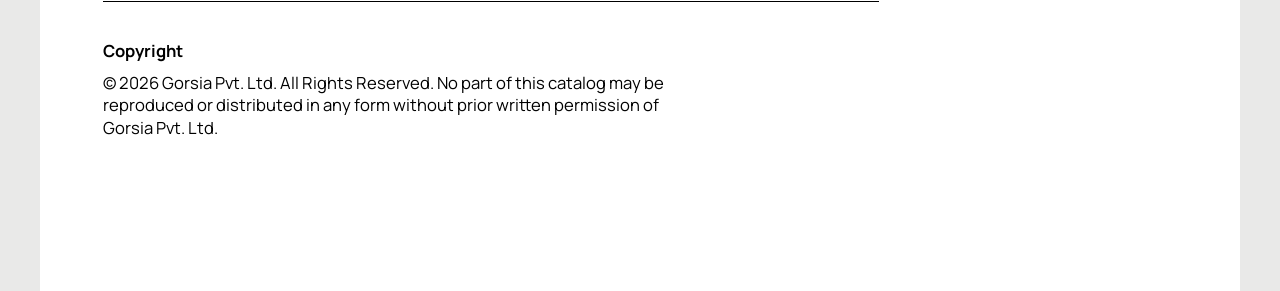
<file: honey-suckle.html>
<!DOCTYPE html>
<html lang="en"><head><meta charset="utf-8">
<meta name="viewport" content="width=device-width, initial-scale=1">
<title>Mural HONEYSUCKLE – Jay Gorsia Wallpapers</title>
<link href="https://fonts.googleapis.com/css2?family=Inria+Serif&family=Manrope:wght@400;700&family=Montserrat:wght@300;400;500;700&display=swap" rel="stylesheet">
<link rel="stylesheet" href="assets/style.css">
</head><body>
<main class="page" data-figma="420:1852" style="aspect-ratio:1440/11869">
<a class="back" href="index.html" style="left:8.4028%;top:0.5224%">← The Collection</a>
<div class="t" style="left:8.4028%;top:1.129%;width:13.9583%;--fs:34;line-height:1.0294;letter-spacing:calc(4.76*100cqw/1440)">BESPOKE</div>
<div class="t" style="left:8.4028%;top:1.4239%;width:13.9583%;--fs:21;line-height:1.0952;letter-spacing:calc(.42*100cqw/1440);font-weight:700">WALLCOVERINGS</div>
<div class="t c" style="left:44.2361%;top:1.6177%;width:11.6667%;--fs:57;line-height:1.193">Mural</div>
<h1 class="t c" style="left:0;top:2.0811%;width:100%;--fs:86;line-height:1.1512;font-weight:500">HONEYSUCKLE</h1>
<div class="i" style="left:8.4028%;top:3.3785%;width:83.2639%;height:6.4875%"><img alt="" class="f" src="images/honeysuckle-hero.webp" decoding="async" fetchpriority="high"></div>
<div class="t w" style="left:8.4028%;top:10.0345%;width:43.3333%;--fs:20;line-height:1.22">Honeysuckle celebrates the beauty of nature through delicate floral forms and soft layered textures, creating a refined and timeless backdrop for modern living spaces.</div>
<div class="i n" style="left:8.3333%;top:58.5726%;width:83.2639%;height:6.0999%"><div class="r" style="width:60.3837%;height:165.6077%"><img alt="" style="width:100%;height:100%;left:0%;top:0%" src="images/honeysuckle-diagram.webp" loading="lazy" decoding="async"></div></div><div class="bx" style="left:10.6250%;top:63.4089%;width:11.0417%;height:0.2865%"></div><div class="bx" style="left:27.2222%;top:63.4089%;width:11.0417%;height:0.2865%"></div><div class="bx" style="left:42.8472%;top:63.4089%;width:11.0417%;height:0.2865%"></div><div class="bx" style="left:59.4444%;top:63.4089%;width:11.0417%;height:0.2865%"></div><div class="bx" style="left:75.2778%;top:63.4089%;width:11.0417%;height:0.2865%"></div>
<div class="i n" style="left:8.4028%;top:63.9144%;width:83.2639%;height:0.4718%"><div class="r" style="width:4.6706%;height:2141.0714%"><img alt="" style="width:10570.07%;height:175.85%;left:-6410.97%;top:-37.25%" src="images/fragments-diagram.webp" loading="lazy" decoding="async"></div></div>
<div class="i" style="left:8.4028%;top:16.2187%;width:47.5694%;height:14.4326%"><img alt="" style="width:176.92%;height:100.13%;left:-76.92%;top:-0.07%" src="images/home-honey-suckle-2.webp" loading="lazy" decoding="async"></div>
<div class="i" style="left:60.4167%;top:22.0406%;width:31.25%;height:8.6107%"><img alt="" style="width:179.69%;height:111.94%;left:-79.67%;top:0%" src="images/home-honey-suckle-4.webp" loading="lazy" decoding="async"></div>
<div class="i" style="left:8.4028%;top:33.676%;width:83.2639%;height:4.4823%"><img alt="" class="f" src="images/honeysuckle-cw-green.webp" loading="lazy" decoding="async"></div>
<div class="i" style="left:8.4028%;top:41.5873%;width:83.2639%;height:4.4823%"><img alt="" class="f" src="images/honeysuckle-cw-powder-blue.webp" loading="lazy" decoding="async"></div>
<div class="i" style="left:8.4028%;top:49.4987%;width:83.2639%;height:4.5328%"><img alt="" class="f" src="images/honeysuckle-cw-rust.webp" loading="lazy" decoding="async"></div>
<div class="bx" style="left:34.5139%;top:63.8301%;width:29.9306%;height:0.7077%"></div>
<div class="t k" style="left:12.7083%;top:63.4763%;width:6.1111%;--fs:12;line-height:1.5">120 cm (47.24”)</div><div class="t k" style="left:29.3056%;top:63.4763%;width:6.1111%;--fs:12;line-height:1.5">120 cm (47.24”)</div><div class="t k" style="left:44.9306%;top:63.4763%;width:6.1111%;--fs:12;line-height:1.5">120 cm (47.24”)</div><div class="t k" style="left:61.5278%;top:63.4763%;width:6.1111%;--fs:12;line-height:1.5">120 cm (47.24”)</div><div class="t k" style="left:77.3611%;top:63.4763%;width:6.1111%;--fs:12;line-height:1.5">120 cm (47.24”)</div>





<div class="t c k" style="left:43.1944%;top:63.9987%;width:13.6806%;--fs:23;line-height:1.4783">260 cm ( 102.36" )</div>
<div class="t c k" style="left:43.1944%;top:57.8987%;width:13.6806%;--fs:20;line-height:1.2">HONEYSUCKLE-OG</div>
<div class="t w" style="left:60.4167%;top:21.5435%;width:32.6389%;--fs:20;line-height:1.22">Honeysuckle blends delicate florals and soft textures for timeless, refined interiors.</div>
<div class="t c" style="left:43.125%;top:38.2425%;width:13.75%;--fs:20;line-height:1.2">Honeysuckle-Green</div>
<div class="t c" style="left:40.7639%;top:46.1538%;width:18.4722%;--fs:20;line-height:1.2">Honeysuckle-Powder Blue</div>
<div class="t c" style="left:43.6111%;top:54.1158%;width:12.7083%;--fs:20;line-height:1.2">Honeysuckle-Rust</div>
<div class="blk" style="left:0%;top:69.5341%;width:100%;height:15.2245%"></div>
<div class="i" style="left:5.2778%;top:70.166%;width:89.5139%;height:7.7597%"><img alt="" class="f" src="images/honeysuckle-spec.webp" loading="lazy" decoding="async"></div>
<div class="t wh" style="left:5.2778%;top:78.347%;width:13.5417%;--fs:30;line-height:1.2">MuraIs:</div>
<div class="t wh" style="left:29.1667%;top:78.3638%;width:48.6111%;--fs:30;line-height:1.0333">Honeysuckle</div>
<div class="t wh" style="left:5.2778%;top:79.0631%;width:13.5417%;--fs:30;line-height:1.2">Colourways:</div>
<div class="t wh" style="left:29.1667%;top:79.0715%;width:48.6111%;--fs:30;line-height:1.1667">5 colours available</div>
<div class="t wh" style="left:5.2778%;top:79.7877%;width:13.5417%;--fs:30;line-height:1.2">Composition:</div>
<div class="t wh" style="left:29.1667%;top:79.7877%;width:48.6111%;--fs:30;line-height:2.4667">Textile wallcovering on non-woven backing</div>
<div class="t wh" style="left:5.2778%;top:80.8324%;width:13.5417%;--fs:30;line-height:1.2">Width:</div>
<div class="t wh" style="left:29.1667%;top:80.8661%;width:48.6111%;--fs:30;line-height:1.0333">Textile wallcovering on non-woven backing</div>
<div class="t wh" style="left:5.2778%;top:81.5823%;width:13.5417%;--fs:30;line-height:1.2">Thickness:</div>
<div class="t wh" style="left:29.1667%;top:81.6244%;width:48.6111%;--fs:30;line-height:1.0667">260 gsm</div>
<div class="t wh" style="left:5.2778%;top:82.3153%;width:13.5417%;--fs:30;line-height:1.2">Dimensions:</div>
<div class="t wh" style="left:29.1667%;top:82.3153%;width:48.6111%;--fs:30;line-height:1.2333">Panoramic Of 8.29 m x 2.99 m = 24.78 m<span class="s">2</span>
(326.7" x 118.1" = 267.93 sq.ft.)</div>
<div class="t wh" style="left:5.2778%;top:83.36%;width:13.5417%;--fs:30;line-height:1.2">Remark:</div>
<div class="t wh" style="left:29.1667%;top:83.36%;width:48.6111%;--fs:30;line-height:1.2333">Designed as a non-repeating pattern,
it can be modified and personalized to
meet individual specifications.</div>
<div class="hr g" style="left:0%;top:85.7612%;width:100%;height:0%"></div>
<div class="hr g" style="left:0%;top:87.3536%;width:100%;height:0%"></div>
<div class="i" style="left:5.2778%;top:88.0698%;width:19.0278%;height:1.9041%"><img alt="" style="width:200.2%;height:262.43%;left:-0.1%;top:-162.43%" src="images/853ff2c4-60c0-4424-809c-5003fb65309c.webp" loading="lazy" decoding="async"></div>
<div class="i n" style="left:23.4722%;top:90.9681%;width:4.9306%;height:0.5898%;transform:scaleY(-1)"><img alt="QR" class="f" src="images/06fa7504-af35-4e3b-932e-40bd4d989556.png" loading="lazy" decoding="async"></div>
<div class="t k m b" style="left:5.2778%;top:90.9007%;width:22.9167%;--fs:20;line-height:1.8">Website</div>
<div class="t k m" style="left:5.2778%;top:91.2377%;width:13.4028%;--fs:20;line-height:2"><a href="https://jaygorsia.com/intro/" target="_blank" rel="noopener">jaygorsia.com</a></div>
<div class="t k m b" style="left:5.2778%;top:91.9791%;width:22.9167%;--fs:20;line-height:1.6">Contact</div>
<div class="t k m" style="left:5.2778%;top:92.2824%;width:22.9167%;--fs:20;line-height:2.05">info@gorsiadesign.com</div>
<div class="t k m b" style="left:5.2778%;top:93.0323%;width:22.9167%;--fs:20;line-height:1.65">Follow us</div>
<div class="t k m" style="left:5.2778%;top:93.344%;width:22.9167%;--fs:20;line-height:1.8">@thejaygorsia</div>
<div class="t k m" style="left:21.1806%;top:93.344%;width:22.9167%;--fs:20;line-height:1.8">#jay gorsia</div>
<a class="i n" href="https://www.instagram.com/thejaygorsia/" target="_blank" rel="noopener" style="left:5.2778%;top:93.7231%;width:7.5139%;height:0.8341%"><img alt="Instagram" style="width:503.97%;height:372.35%;left:-46.86%;top:-50.65%" src="images/953dd919-89e7-4893-8965-abc6da97ef3d.webp" loading="lazy" decoding="async"></a>
<a class="i n" href="https://www.linkedin.com/company/jay-gorsia/posts/" target="_blank" rel="noopener" style="left:13.9583%;top:93.7231%;width:7.2222%;height:0.8594%"><img alt="LinkedIn" style="width:189.29%;height:193.69%;left:-44.64%;top:-48.01%" src="images/f23d51f9-d864-4594-9c83-29731ed79941.webp" loading="lazy" decoding="async"></a>
<div class="t k m b" style="left:5.2778%;top:95.0459%;width:22.9167%;--fs:20;line-height:1.6">Address</div>
<div class="t k m" style="left:5.2778%;top:95.3492%;width:34.0972%;--fs:20;line-height:1.366">KOLKATA
FLAGSHIP STORE
B.B.T Road, West Bengal - 700141

NEW DELHI
348C, 3RD Floor Sultanpur
Pillar No 27B MG Road, Delhi-110030</div>
<div class="t k m b" style="left:5.2778%;top:97.405%;width:22.9167%;--fs:20;line-height:2.05">Copyright</div>
<div class="t w k m" style="left:5.2778%;top:97.7841%;width:49.5139%;--fs:20;line-height:1.366">© 2026 Gorsia Pvt. Ltd. All Rights Reserved. No part of this catalog may be reproduced or distributed in any form without prior written permission of Gorsia Pvt. Ltd.</div>
<div class="hr b" style="left:5.2778%;top:91.6926%;width:64.6528%;height:0%"></div>
<div class="hr b" style="left:5.2778%;top:92.7542%;width:64.6528%;height:0%"></div>
<div class="hr b" style="left:5.2778%;top:94.7089%;width:64.6528%;height:0%"></div>
<div class="hr b" style="left:5.2778%;top:97.068%;width:64.6528%;height:0%"></div>
</main>
</body></html>
</file>
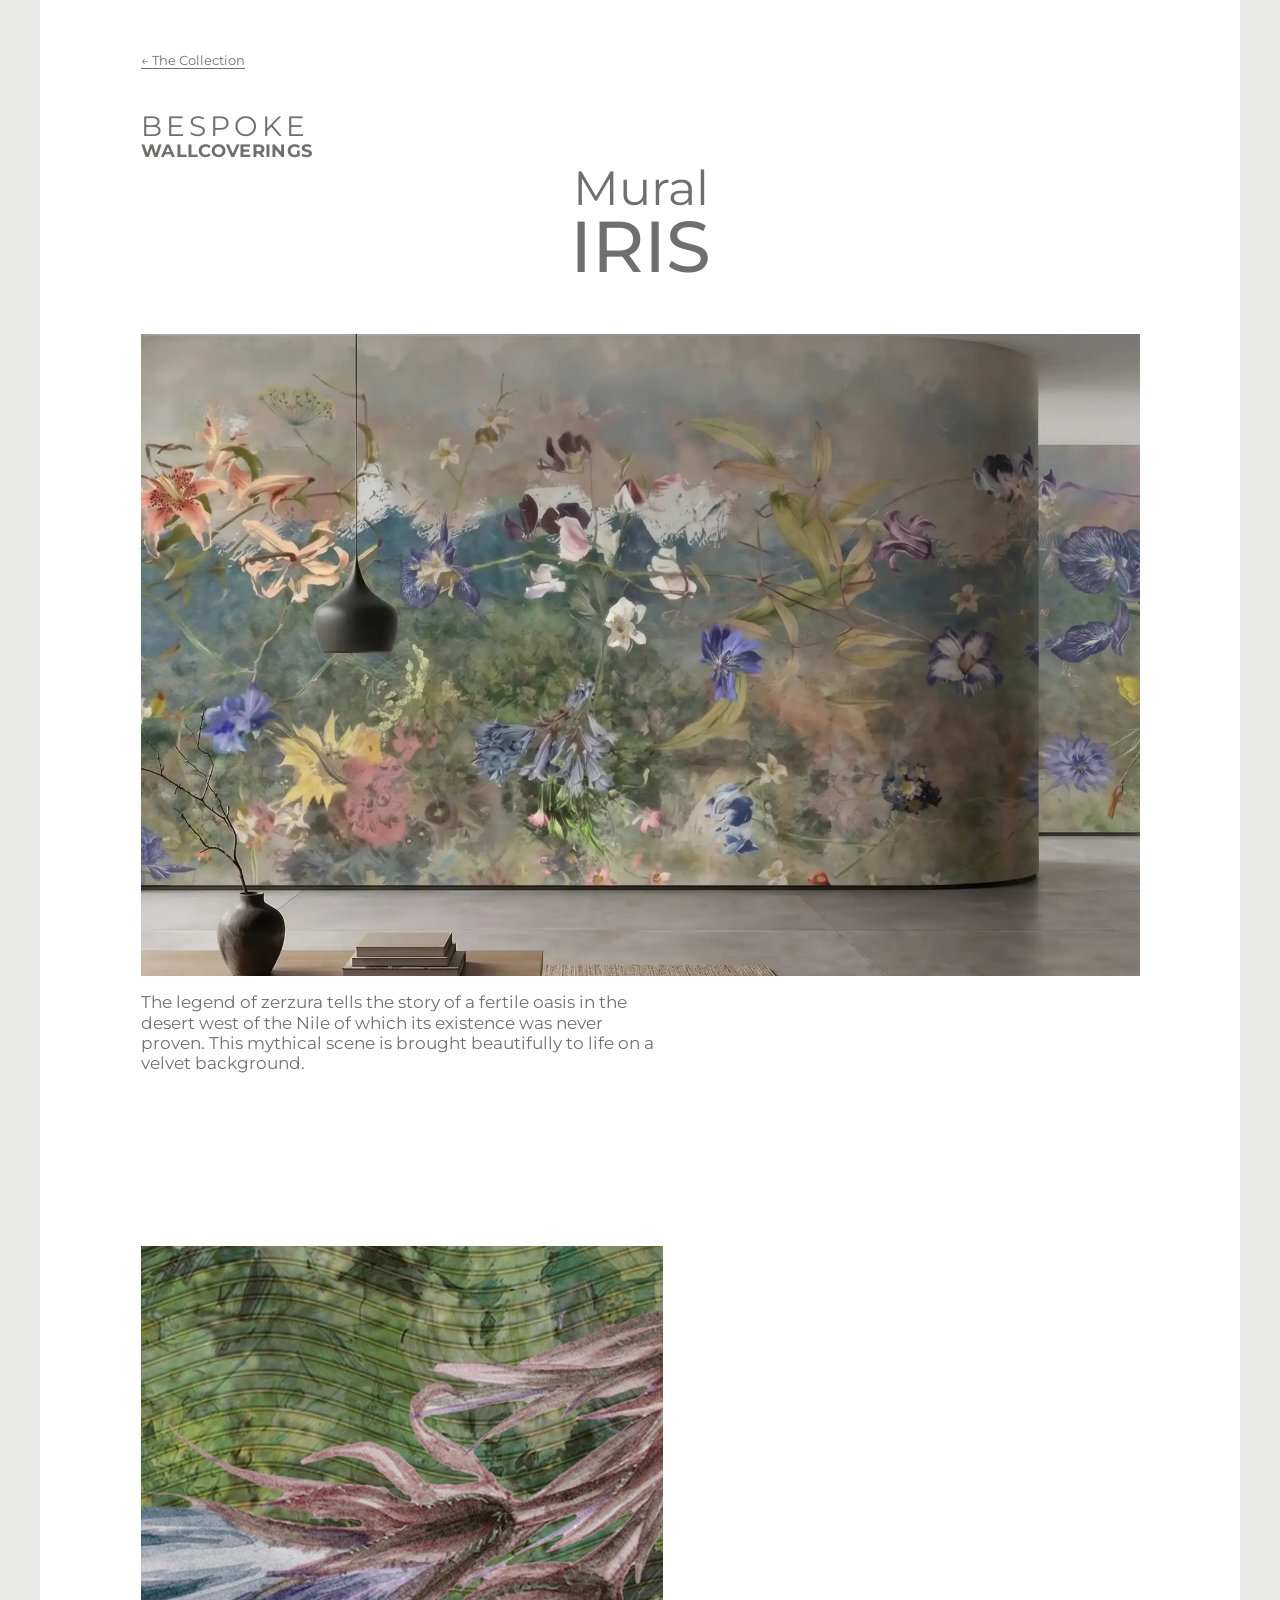
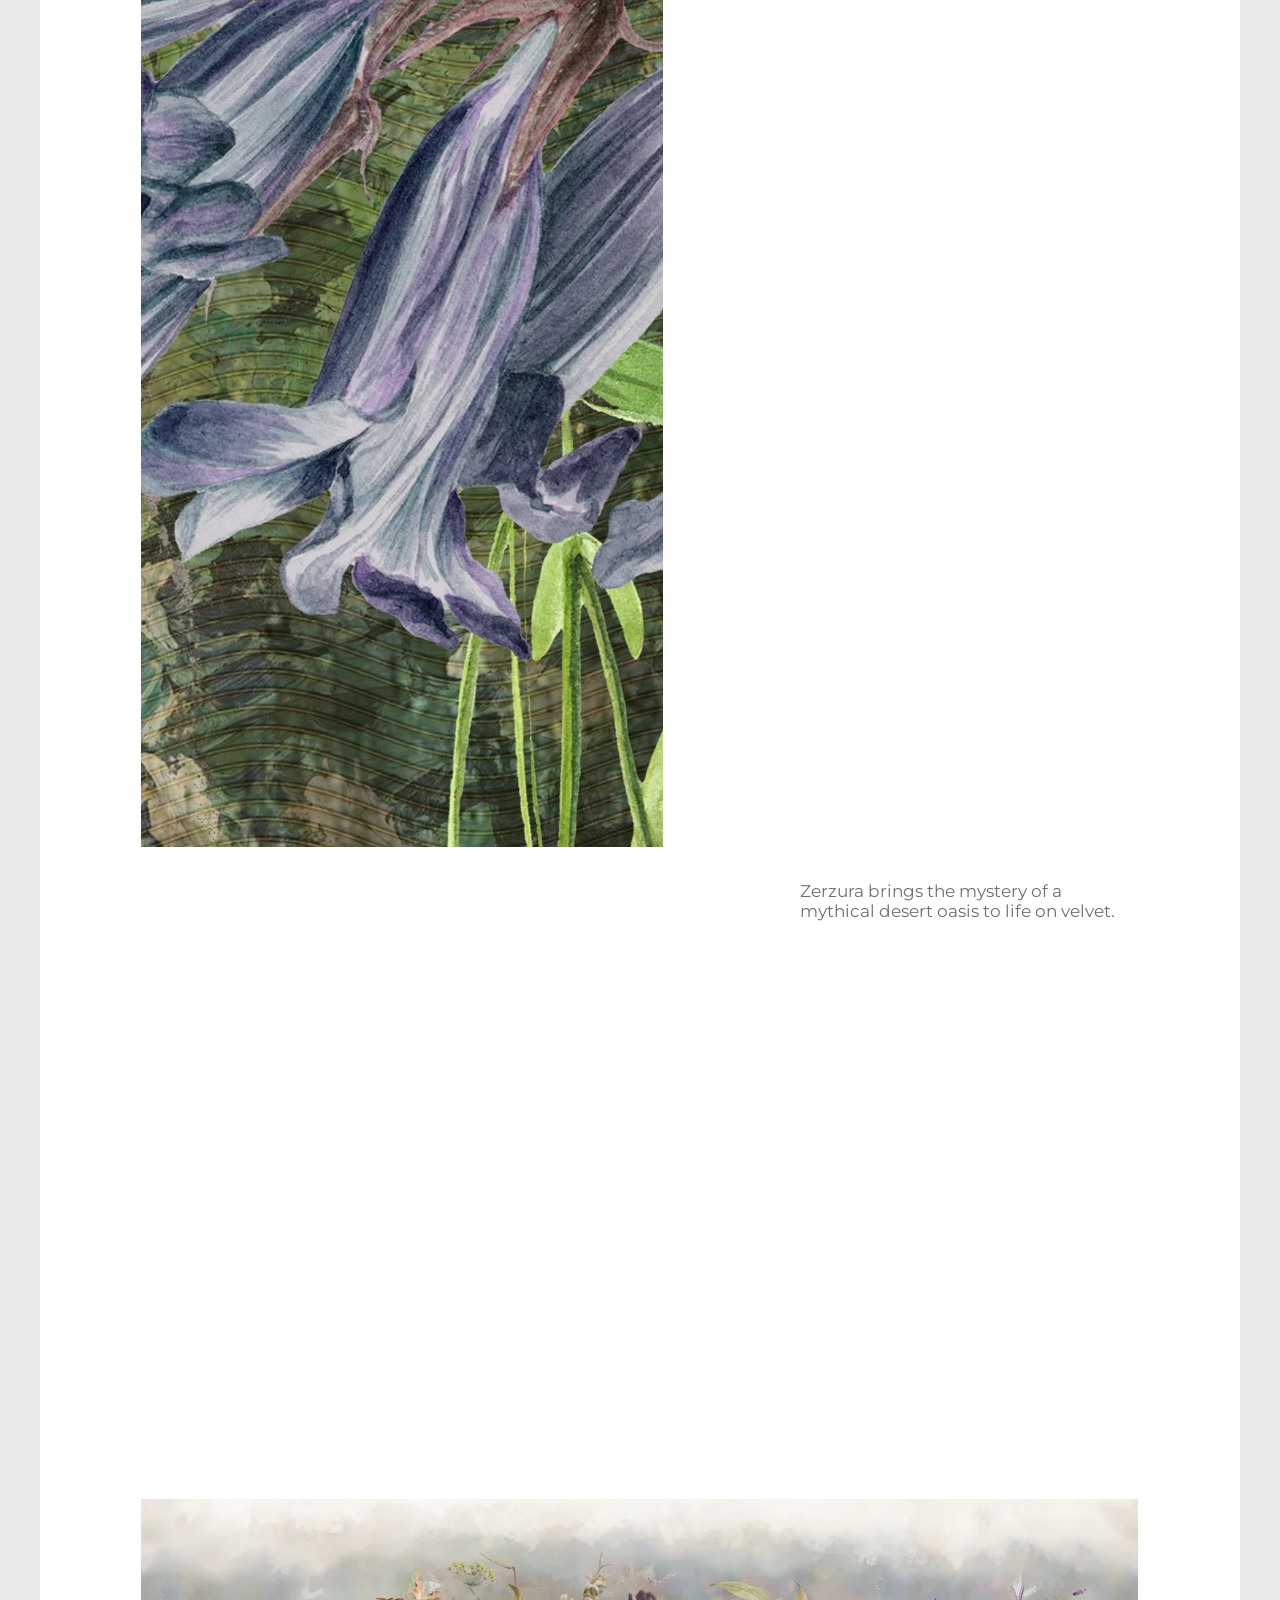
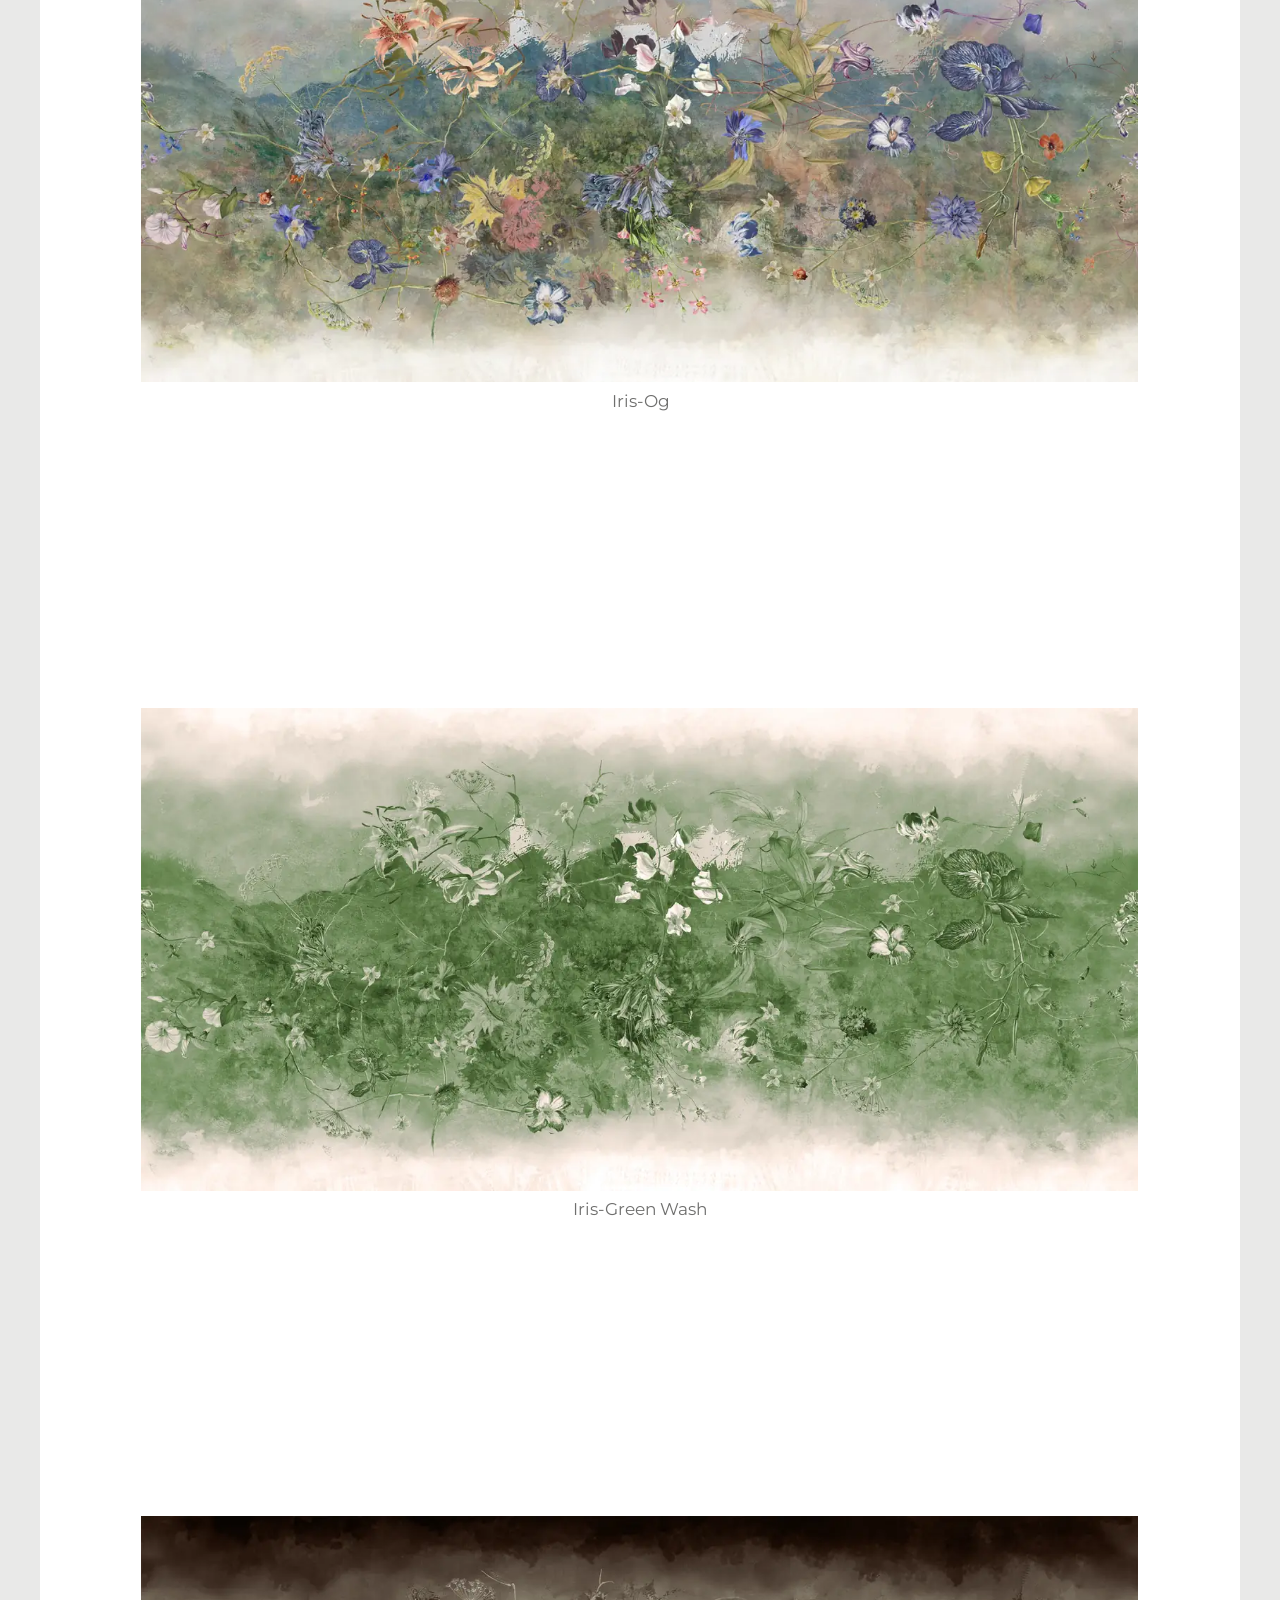
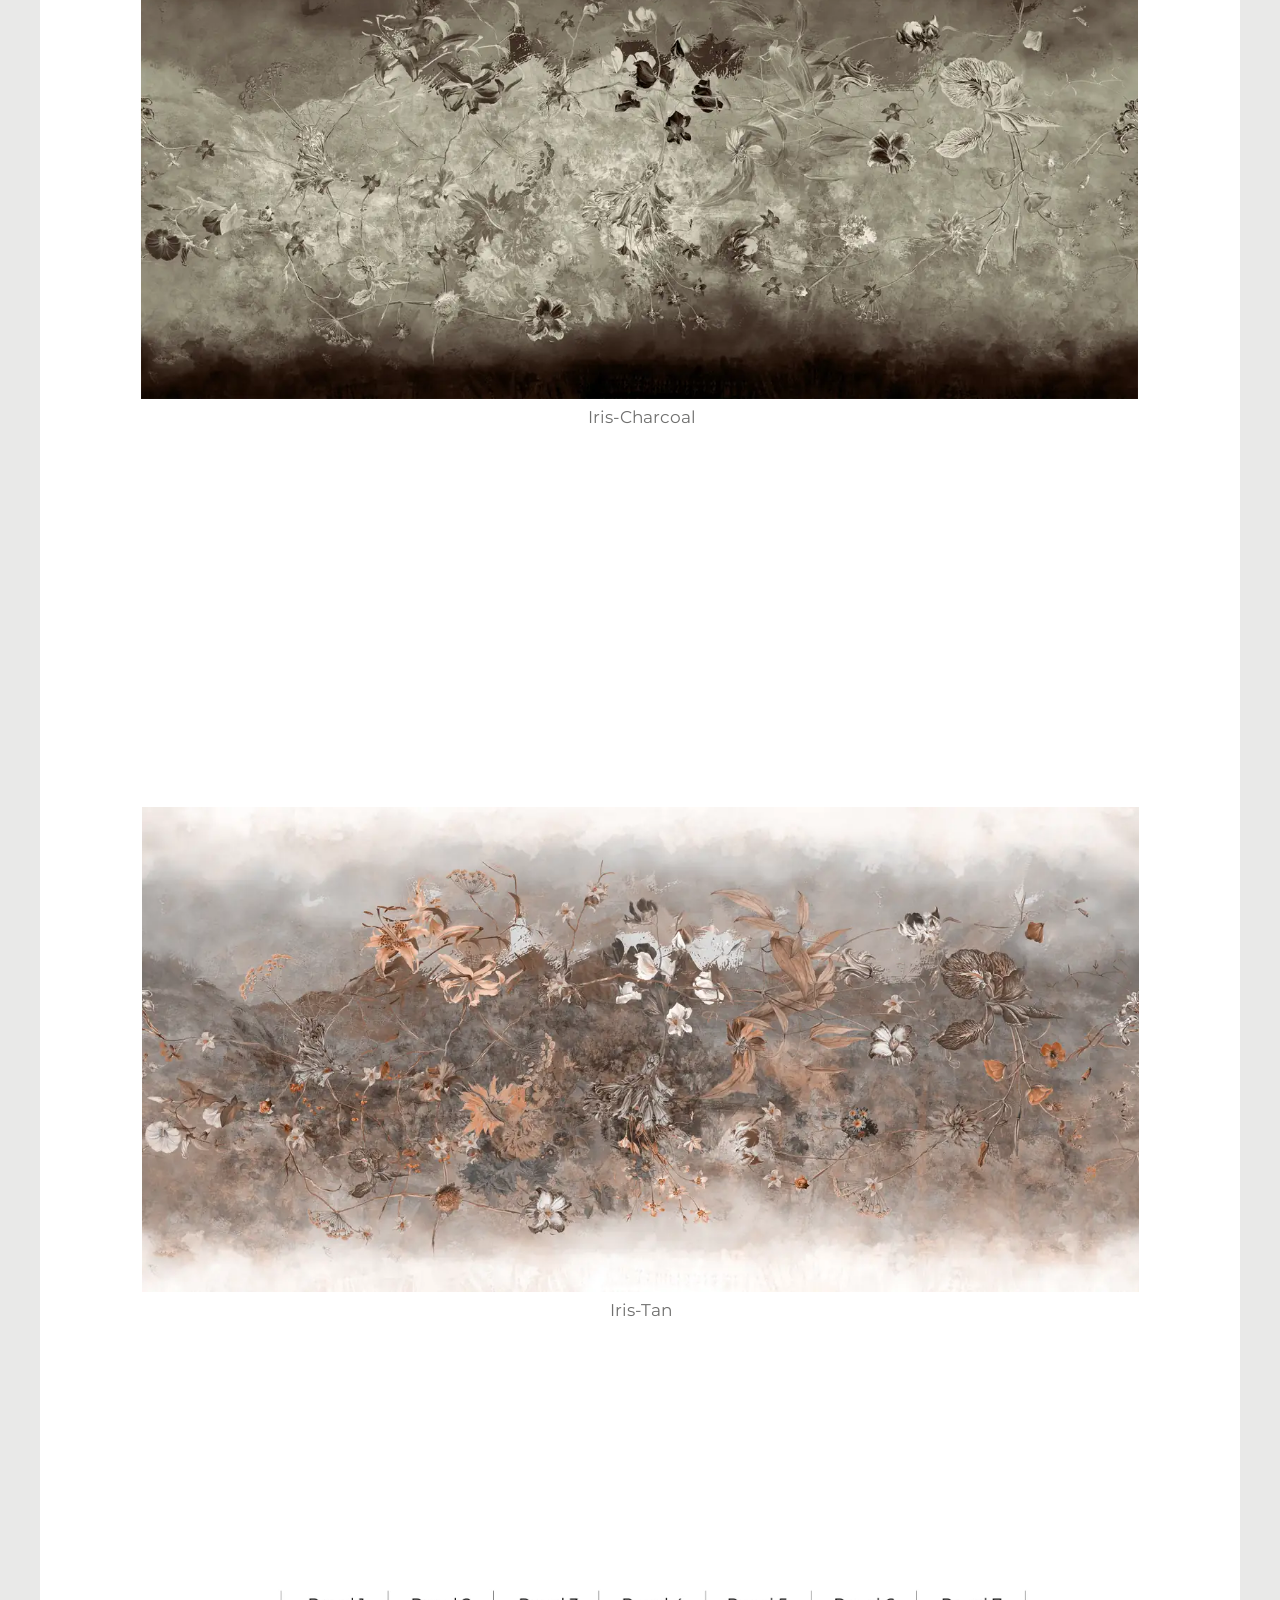
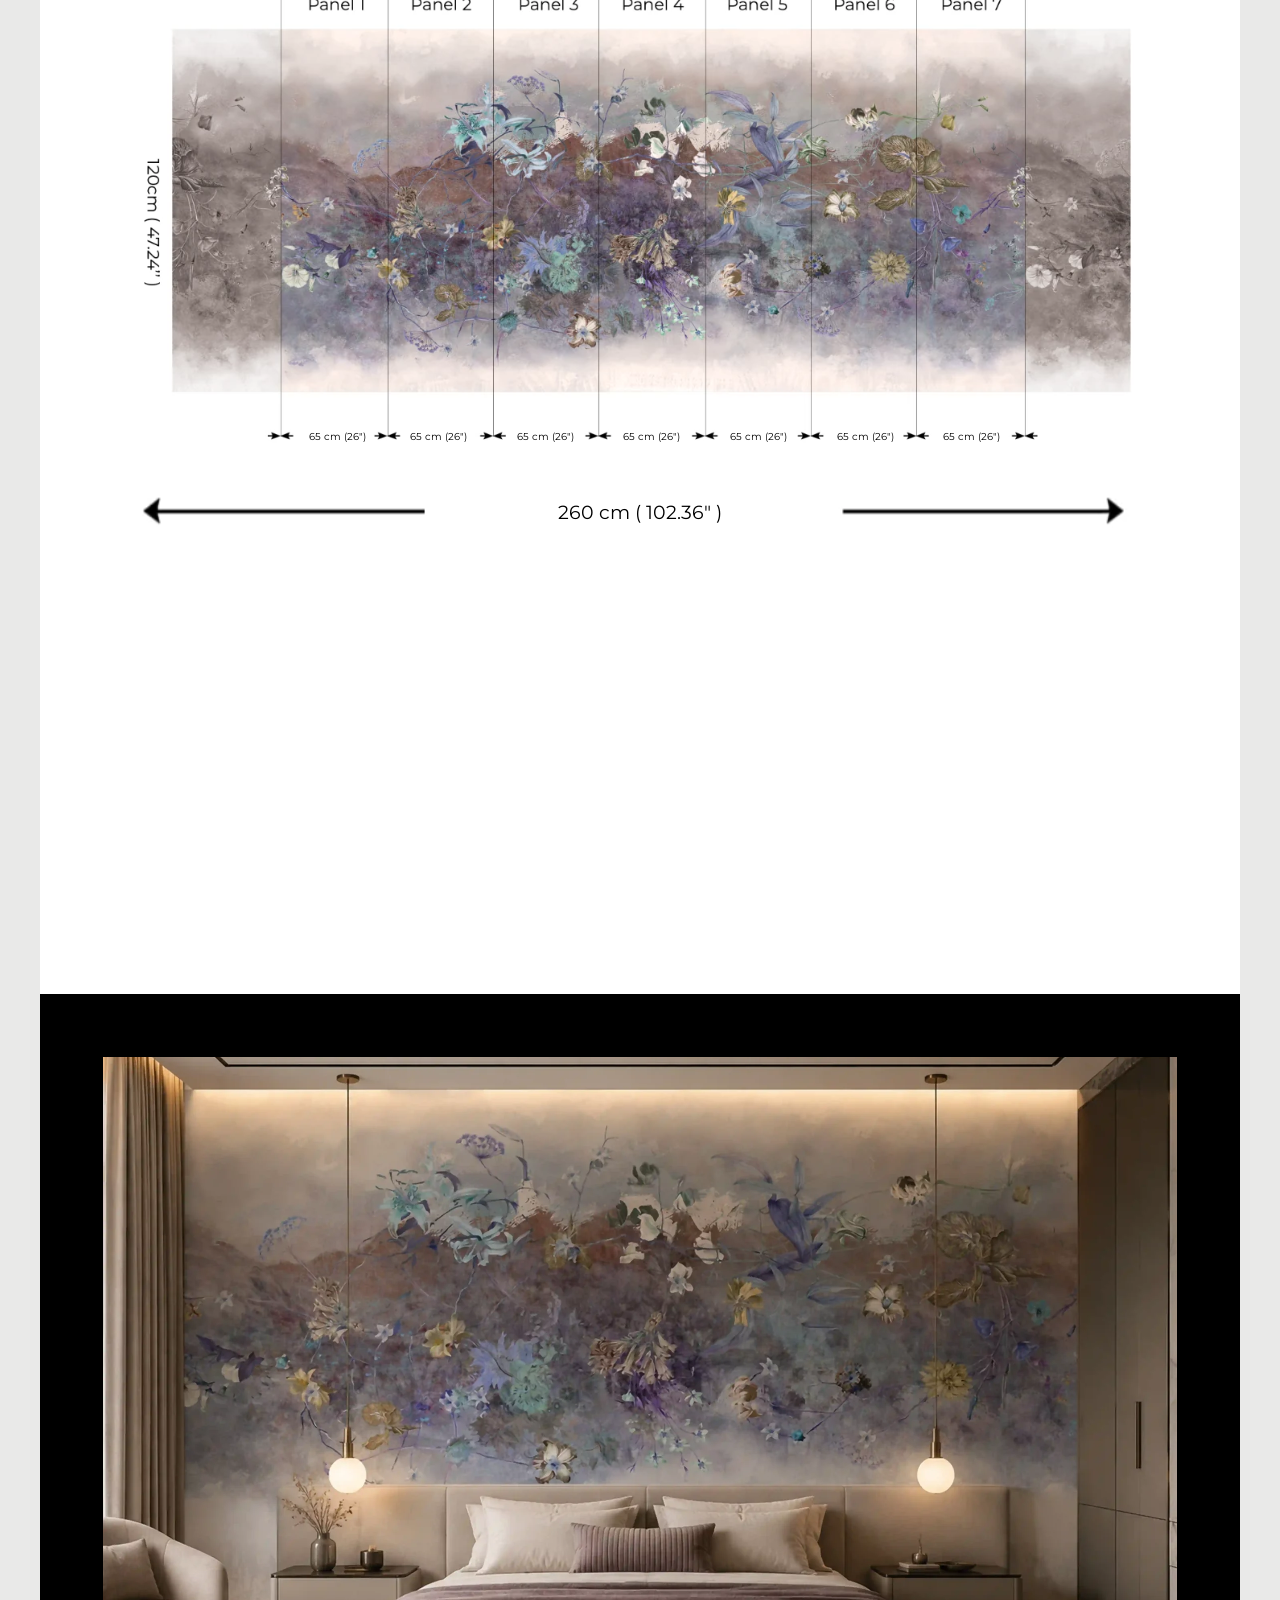
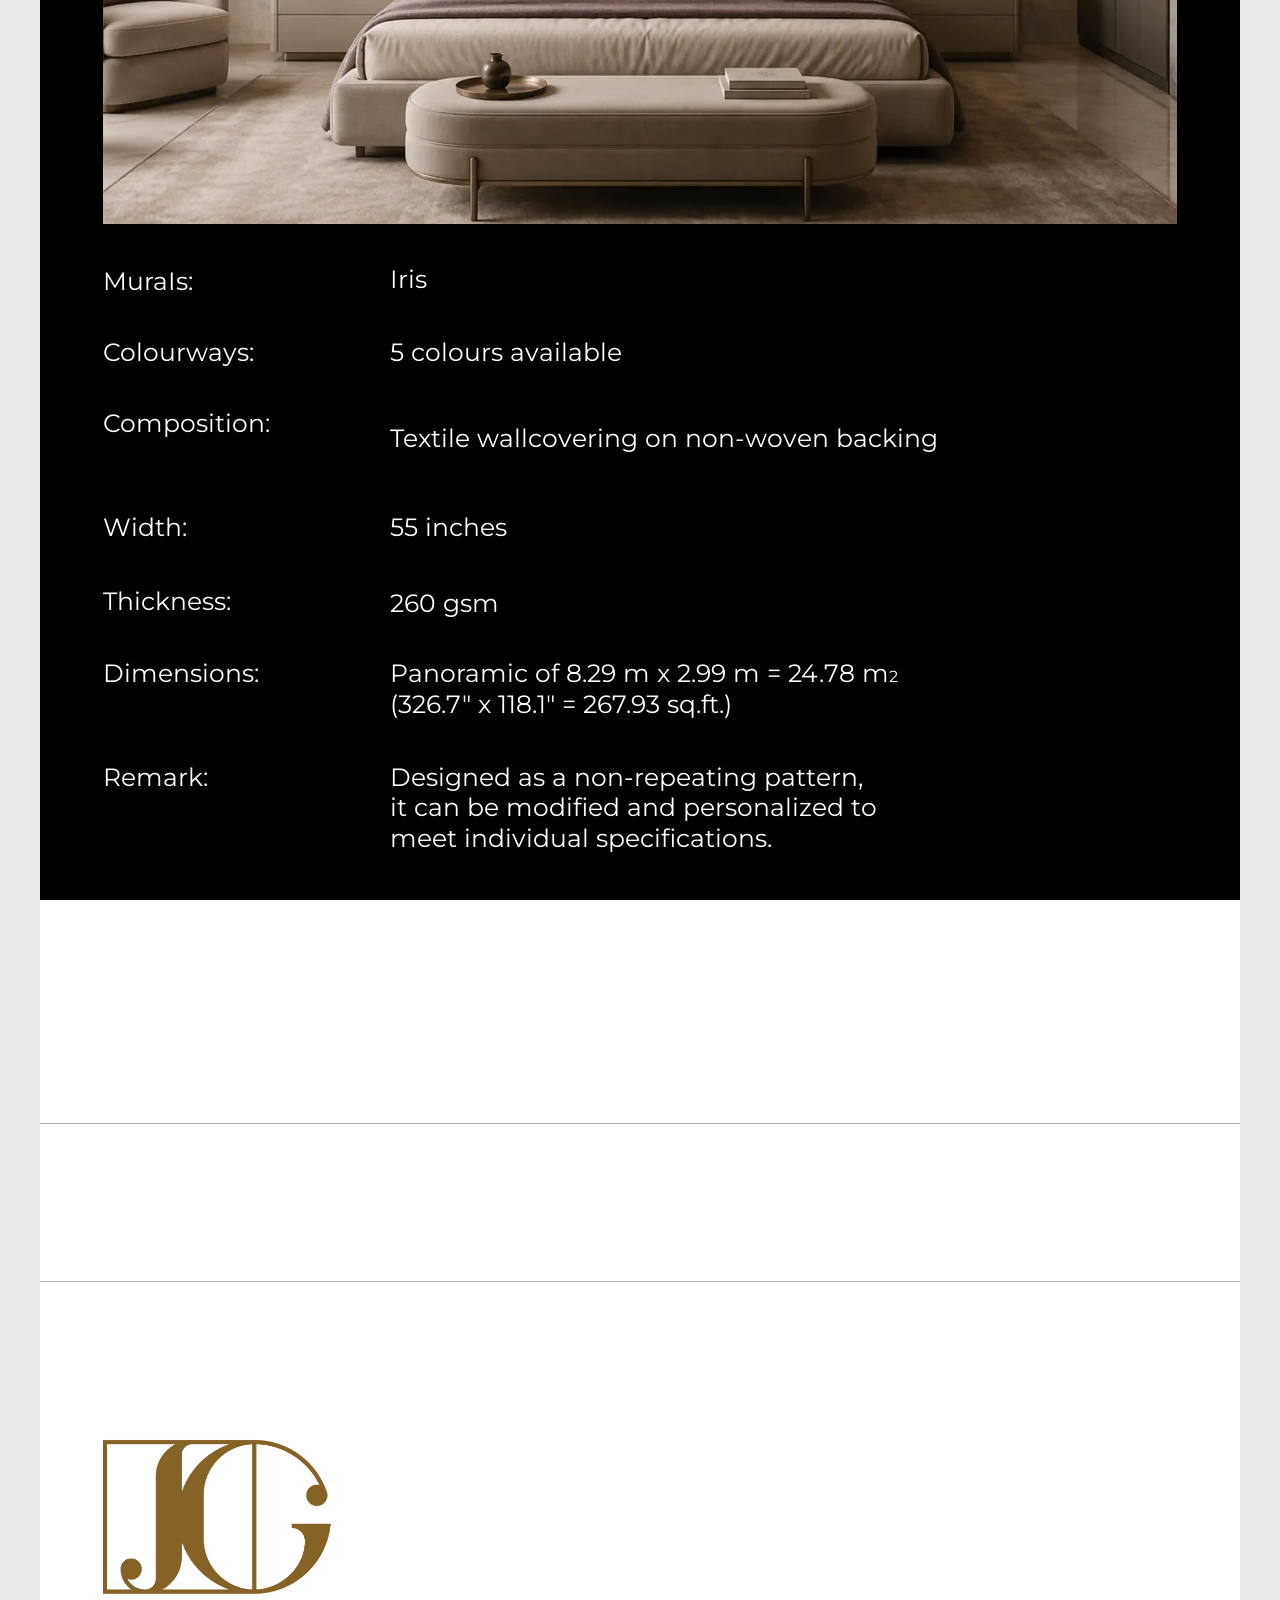
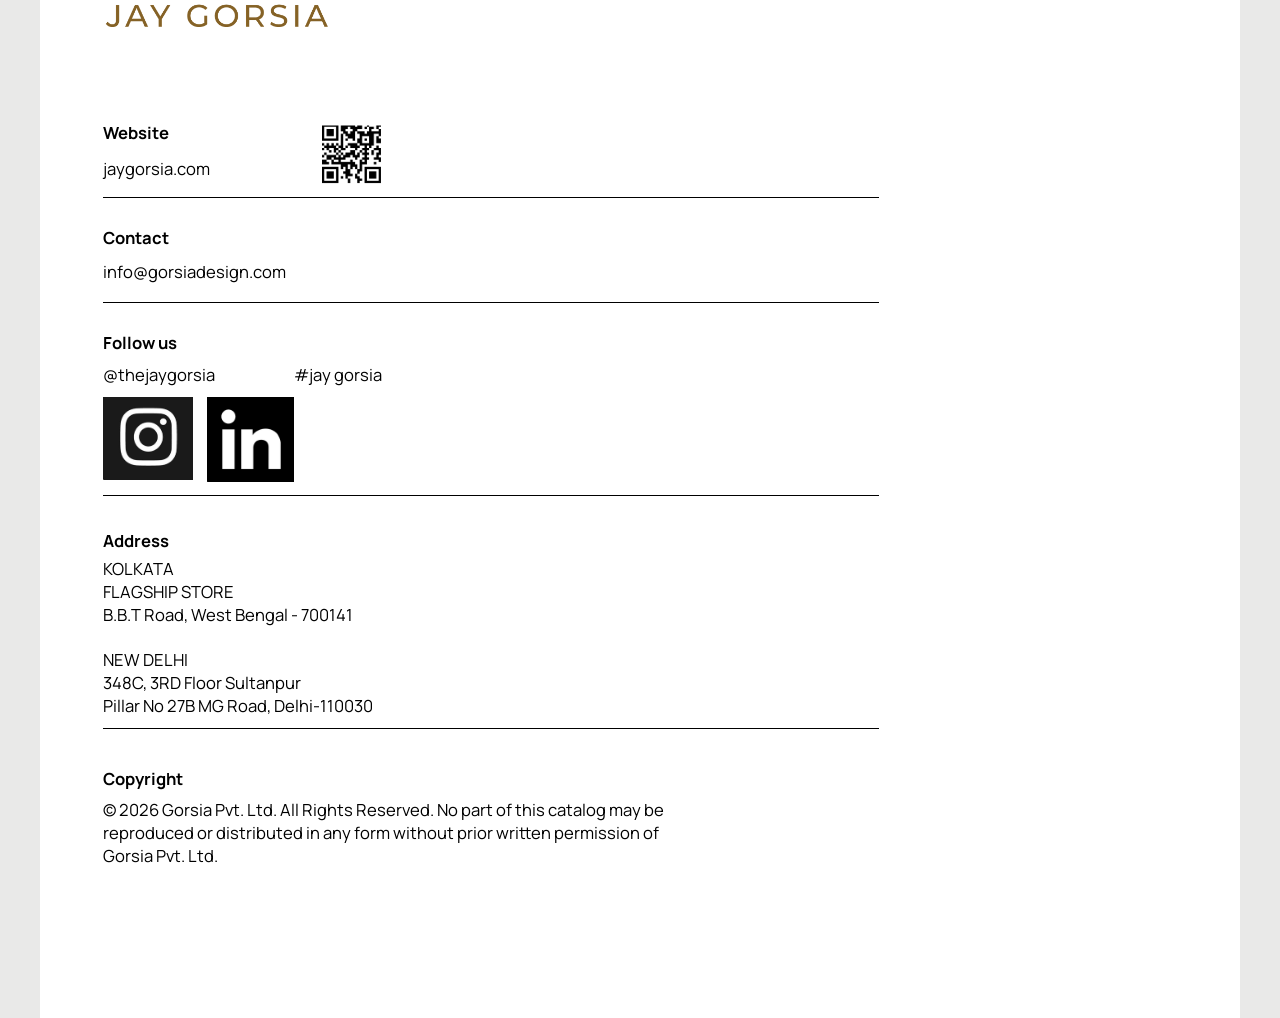
<file: iris.html>
<!DOCTYPE html>
<html lang="en"><head><meta charset="utf-8">
<meta name="viewport" content="width=device-width, initial-scale=1">
<title>Mural IRIS – Jay Gorsia Wallpapers</title>
<link href="https://fonts.googleapis.com/css2?family=Inria+Serif&family=Manrope:wght@400;700&family=Montserrat:wght@300;400;500;700&display=swap" rel="stylesheet">
<link rel="stylesheet" href="assets/style.css">
</head><body>
<main class="page" data-figma="420:1917" style="aspect-ratio:1440/12742">
<a class="back" href="index.html" style="left:8.4028%;top:0.4866%">← The Collection</a>
<div class="t" style="left:8.4028%;top:1.0516%;width:13.9583%;--fs:34;line-height:1.0294;letter-spacing:calc(4.76*100cqw/1440)">BESPOKE</div>
<div class="t" style="left:8.4028%;top:1.3263%;width:13.9583%;--fs:21;line-height:1.0952;letter-spacing:calc(.42*100cqw/1440);font-weight:700">WALLCOVERINGS</div>
<div class="t c" style="left:44.2361%;top:1.5068%;width:11.6667%;--fs:57;line-height:1.193">Mural</div>
<h1 class="t c" style="left:0;top:1.9385%;width:100%;--fs:86;line-height:1.1512;font-weight:500">IRIS</h1>
<div class="i" style="left:8.4028%;top:3.1471%;width:83.2639%;height:6.043%"><img alt="" class="f" src="images/iris-hero.webp" decoding="async" fetchpriority="high"></div>
<div class="t w" style="left:8.4028%;top:9.347%;width:43.3333%;--fs:20;line-height:1.22">The legend of zerzura tells the story of a fertile oasis in the desert west of the Nile of which its existence was never proven. This mythical scene is brought beautifully to life on a velvet background.</div>
<div class="i n" style="left:8.4028%;top:64.8799%;width:83.2639%;height:0.4395%"><div class="r" style="width:4.6706%;height:2141.0714%"><img alt="" style="width:10570.07%;height:175.85%;left:-6410.97%;top:-37.25%" src="images/fragments-diagram.webp" loading="lazy" decoding="async"></div></div>
<div class="i" style="left:8.4028%;top:11.7329%;width:43.5417%;height:11.3169%"><img alt="" style="width:163.39%;height:100%;left:-0.95%;top:0%" src="images/a4b55997-7ce8-484b-819f-259c1f8b2a31.webp" loading="lazy" decoding="async"></div>
<div class="i" style="left:8.4028%;top:36.7996%;width:83.125%;height:4.5519%"><img alt="" class="f" src="images/iris-cw-green-wash.webp" loading="lazy" decoding="async"></div>
<div class="i" style="left:8.4028%;top:29.1869%;width:83.125%;height:4.5519%"><img alt="" class="f" src="images/iris-cw-og.webp" loading="lazy" decoding="async"></div>
<div class="i" style="left:8.4028%;top:44.4122%;width:83.125%;height:4.5519%"><img alt="" class="f" src="images/iris-cw-charcoal.webp" loading="lazy" decoding="async"></div>
<div class="i" style="left:8.4722%;top:52.8096%;width:83.125%;height:4.5597%"><img alt="" class="f" src="images/iris-cw-tan.webp" loading="lazy" decoding="async"></div>
<div class="i n" style="left:8.4028%;top:60.0691%;width:83.2639%;height:4.5519%"><div class="r" style="width:48.3736%;height:206.7241%"><img alt="" style="width:681.65%;height:117.76%;left:-303.32%;top:-8.79%" src="images/iris-diagram.webp" loading="lazy" decoding="async"></div></div>
<div class="bx" style="left:34.5139%;top:64.8093%;width:29.9306%;height:0.6592%"></div>
<div class="t c k" style="left:43.1944%;top:64.9663%;width:13.6806%;--fs:23;line-height:1.4783">260 cm ( 102.36" )</div>
<div class="t w" style="left:63.3333%;top:23.3637%;width:28.3333%;--fs:20;line-height:1.22">Zerzura brings the mystery of a mythical desert oasis to life on velvet.</div>
<div class="t c" style="left:47.6389%;top:33.8173%;width:4.7222%;--fs:20;line-height:1.2">Iris-Og</div>
<div class="t c" style="left:44.4444%;top:41.4299%;width:11.1111%;--fs:20;line-height:1.2">Iris-Green Wash</div>
<div class="t c" style="left:45.6944%;top:49.0425%;width:8.6806%;--fs:20;line-height:1.2">Iris-Charcoal</div>
<div class="t c" style="left:47.5%;top:57.4478%;width:5.0694%;--fs:20;line-height:1.2">Iris-Tan</div>
<div class="t k" style="left:75.2778%;top:64.3149%;width:5.1389%;--fs:12;line-height:1.5">65 cm (26")</div>
<div class="t k" style="left:66.3889%;top:64.3149%;width:5.1389%;--fs:12;line-height:1.5">65 cm (26")</div>
<div class="t k" style="left:57.5%;top:64.3149%;width:5.1389%;--fs:12;line-height:1.5">65 cm (26")</div>
<div class="t k" style="left:48.6111%;top:64.3149%;width:5.1389%;--fs:12;line-height:1.5">65 cm (26")</div>
<div class="t k" style="left:39.7222%;top:64.3149%;width:5.1389%;--fs:12;line-height:1.5">65 cm (26")</div>
<div class="t k" style="left:30.8333%;top:64.3149%;width:5.1389%;--fs:12;line-height:1.5">65 cm (26")</div>
<div class="t k" style="left:22.4306%;top:64.3149%;width:5.1389%;--fs:12;line-height:1.5">65 cm (26")</div>
<div class="blk" style="left:0%;top:69.6358%;width:100%;height:14.1814%"></div>
<div class="i" style="left:5.2778%;top:70.2245%;width:89.5139%;height:7.2281%"><img alt="" class="f" src="images/iris-room.webp" loading="lazy" decoding="async"></div>
<div class="t wh" style="left:5.2778%;top:77.8449%;width:13.5417%;--fs:30;line-height:1.2">MuraIs:</div>
<div class="t wh" style="left:29.1667%;top:77.8606%;width:48.6111%;--fs:30;line-height:1.0333">Iris</div>
<div class="t wh" style="left:5.2778%;top:78.512%;width:13.5417%;--fs:30;line-height:1.2">Colourways:</div>
<div class="t wh" style="left:29.1667%;top:78.5199%;width:48.6111%;--fs:30;line-height:1.1667">5 colours available</div>
<div class="t wh" style="left:5.2778%;top:79.1869%;width:13.5417%;--fs:30;line-height:1.2">Composition:</div>
<div class="t wh" style="left:29.1667%;top:79.1869%;width:48.6111%;--fs:30;line-height:2.4667">Textile wallcovering on non-woven backing</div>
<div class="t wh" style="left:5.2778%;top:80.1601%;width:13.5417%;--fs:30;line-height:1.2">Width:</div>
<div class="t wh" style="left:29.1667%;top:80.1915%;width:48.6111%;--fs:30;line-height:1.0333">55 inches</div>
<div class="t wh" style="left:5.2778%;top:80.8586%;width:13.5417%;--fs:30;line-height:1.2">Thickness:</div>
<div class="t wh" style="left:29.1667%;top:80.8978%;width:48.6111%;--fs:30;line-height:1.0667">260 gsm</div>
<div class="t wh" style="left:5.2778%;top:81.5414%;width:13.5417%;--fs:30;line-height:1.2">Dimensions:</div>
<div class="t wh" style="left:29.1667%;top:81.5414%;width:48.6111%;--fs:30;line-height:1.2333">Panoramic of 8.29 m x 2.99 m = 24.78 m<span class="s">2</span>
(326.7" x 118.1" = 267.93 sq.ft.)</div>
<div class="t wh" style="left:5.2778%;top:82.5145%;width:13.5417%;--fs:30;line-height:1.2">Remark:</div>
<div class="t wh" style="left:29.1667%;top:82.5145%;width:48.6111%;--fs:30;line-height:1.2333">Designed as a non-repeating pattern,
it can be modified and personalized to
meet individual specifications.</div>
<div class="hr g" style="left:0%;top:85.9206%;width:100%;height:0%"></div>
<div class="hr g" style="left:0%;top:87.4039%;width:100%;height:0%"></div>
<div class="i" style="left:5.2778%;top:88.8871%;width:19.0278%;height:1.7737%"><img alt="" style="width:200.2%;height:262.43%;left:-0.1%;top:-162.43%" src="images/853ff2c4-60c0-4424-809c-5003fb65309c.webp" loading="lazy" decoding="async"></div>
<div class="i n" style="left:23.4722%;top:91.5869%;width:4.9306%;height:0.5494%;transform:scaleY(-1)"><img alt="QR" class="f" src="images/06fa7504-af35-4e3b-932e-40bd4d989556.png" loading="lazy" decoding="async"></div>
<div class="t k m b" style="left:5.2778%;top:91.5241%;width:22.9167%;--fs:20;line-height:1.8">Website</div>
<div class="t k m" style="left:5.2778%;top:91.838%;width:13.4028%;--fs:20;line-height:2"><a href="https://jaygorsia.com/intro/" target="_blank" rel="noopener">jaygorsia.com</a></div>
<div class="t k m b" style="left:5.2778%;top:92.5286%;width:22.9167%;--fs:20;line-height:1.6">Contact</div>
<div class="t k m" style="left:5.2778%;top:92.8112%;width:22.9167%;--fs:20;line-height:2.05">info@gorsiadesign.com</div>
<div class="t k m b" style="left:5.2778%;top:93.5097%;width:22.9167%;--fs:20;line-height:1.65">Follow us</div>
<div class="t k m" style="left:5.2778%;top:93.8%;width:22.9167%;--fs:20;line-height:1.8">@thejaygorsia</div>
<div class="t k m" style="left:21.1806%;top:93.8%;width:22.9167%;--fs:20;line-height:1.8">#jay gorsia</div>
<a class="i n" href="https://www.instagram.com/thejaygorsia/" target="_blank" rel="noopener" style="left:5.2778%;top:94.1532%;width:7.5139%;height:0.777%"><img alt="Instagram" style="width:503.97%;height:372.35%;left:-46.86%;top:-50.65%" src="images/953dd919-89e7-4893-8965-abc6da97ef3d.webp" loading="lazy" decoding="async"></a>
<a class="i n" href="https://www.linkedin.com/company/jay-gorsia/posts/" target="_blank" rel="noopener" style="left:13.9583%;top:94.1532%;width:7.2222%;height:0.8005%"><img alt="LinkedIn" style="width:189.29%;height:193.69%;left:-44.64%;top:-48.01%" src="images/f23d51f9-d864-4594-9c83-29731ed79941.webp" loading="lazy" decoding="async"></a>
<div class="t k m b" style="left:5.2778%;top:95.3853%;width:22.9167%;--fs:20;line-height:1.6">Address</div>
<div class="t k m" style="left:5.2778%;top:95.6679%;width:34.0972%;--fs:20;line-height:1.366">KOLKATA
FLAGSHIP STORE
B.B.T Road, West Bengal - 700141

NEW DELHI
348C, 3RD Floor Sultanpur
Pillar No 27B MG Road, Delhi-110030</div>
<div class="t k m b" style="left:5.2778%;top:97.5828%;width:22.9167%;--fs:20;line-height:2.05">Copyright</div>
<div class="t w k m" style="left:5.2778%;top:97.936%;width:49.5139%;--fs:20;line-height:1.366">© 2026 Gorsia Pvt. Ltd. All Rights Reserved. No part of this catalog may be reproduced or distributed in any form without prior written permission of Gorsia Pvt. Ltd.</div>
<div class="hr b" style="left:5.2778%;top:92.2618%;width:64.6528%;height:0%"></div>
<div class="hr b" style="left:5.2778%;top:93.2507%;width:64.6528%;height:0%"></div>
<div class="hr b" style="left:5.2778%;top:95.0714%;width:64.6528%;height:0%"></div>
<div class="hr b" style="left:5.2778%;top:97.2689%;width:64.6528%;height:0%"></div>
</main>
</body></html>
</file>
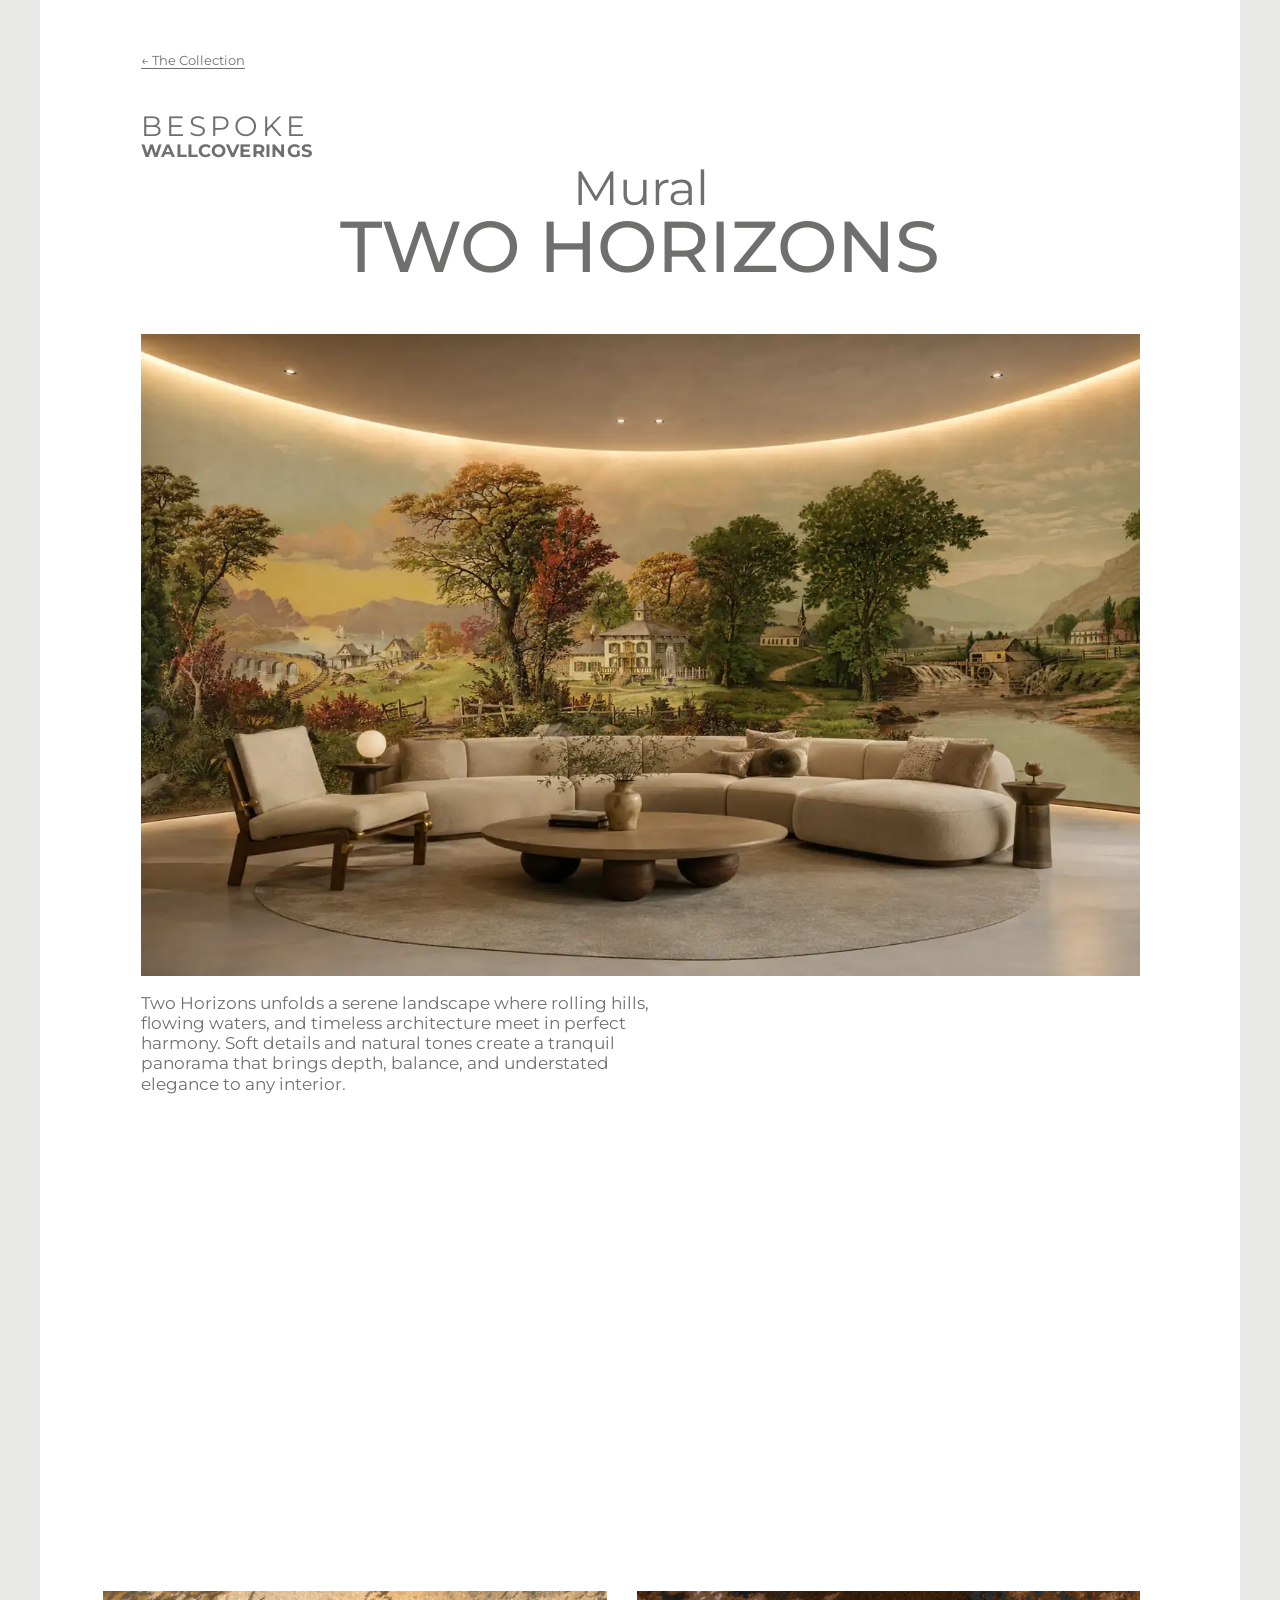
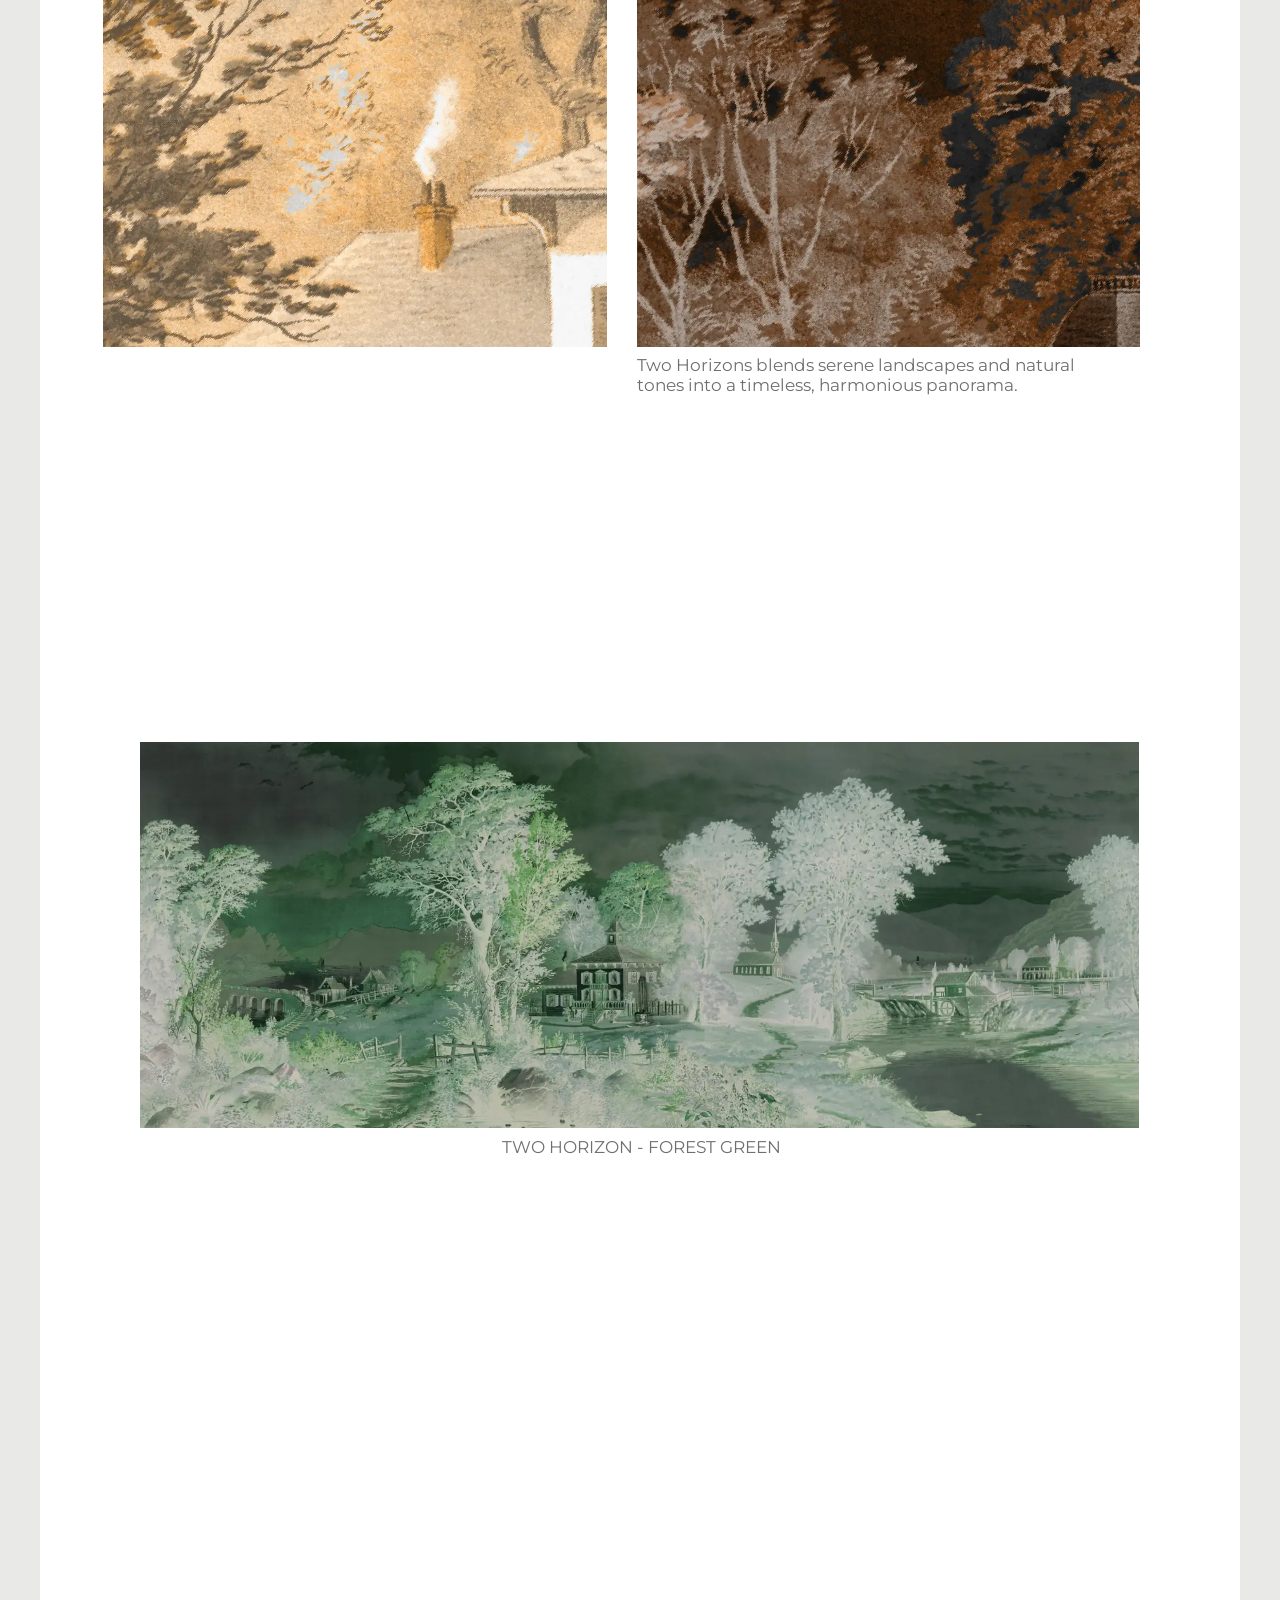
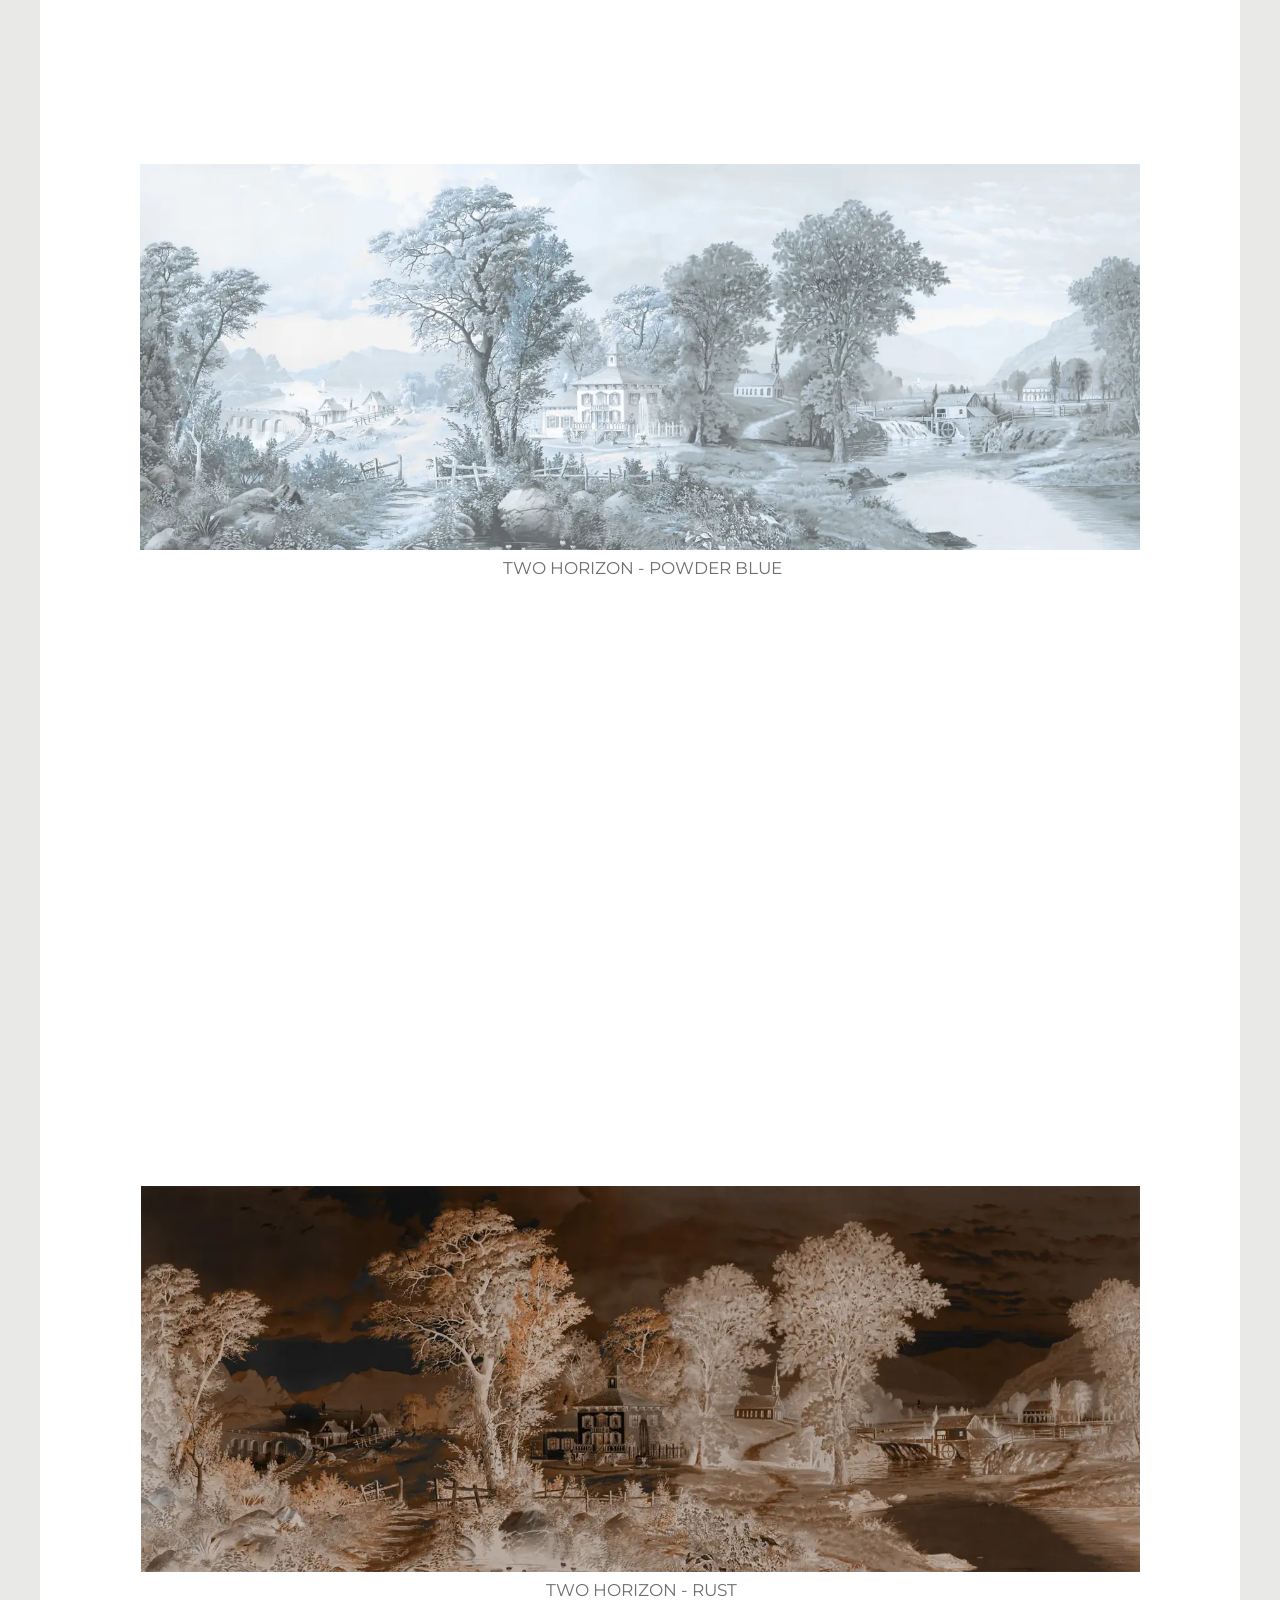
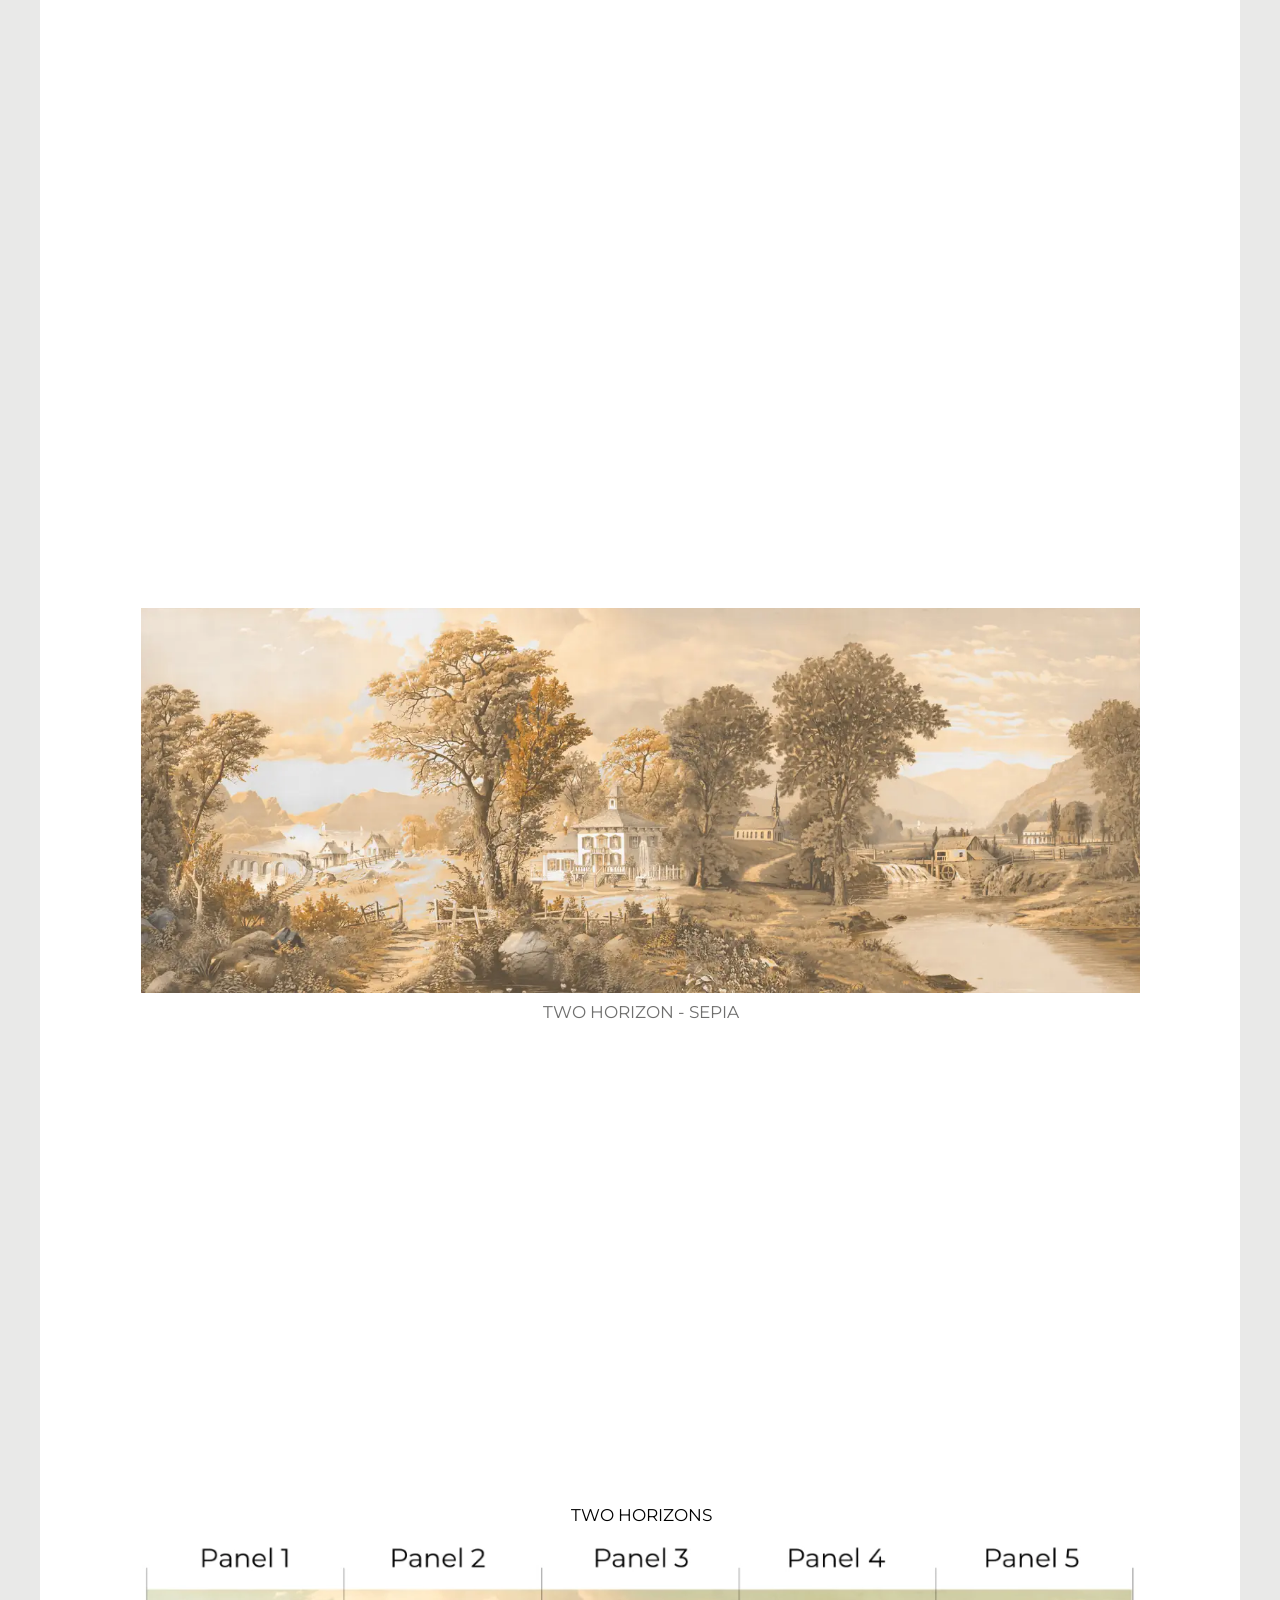
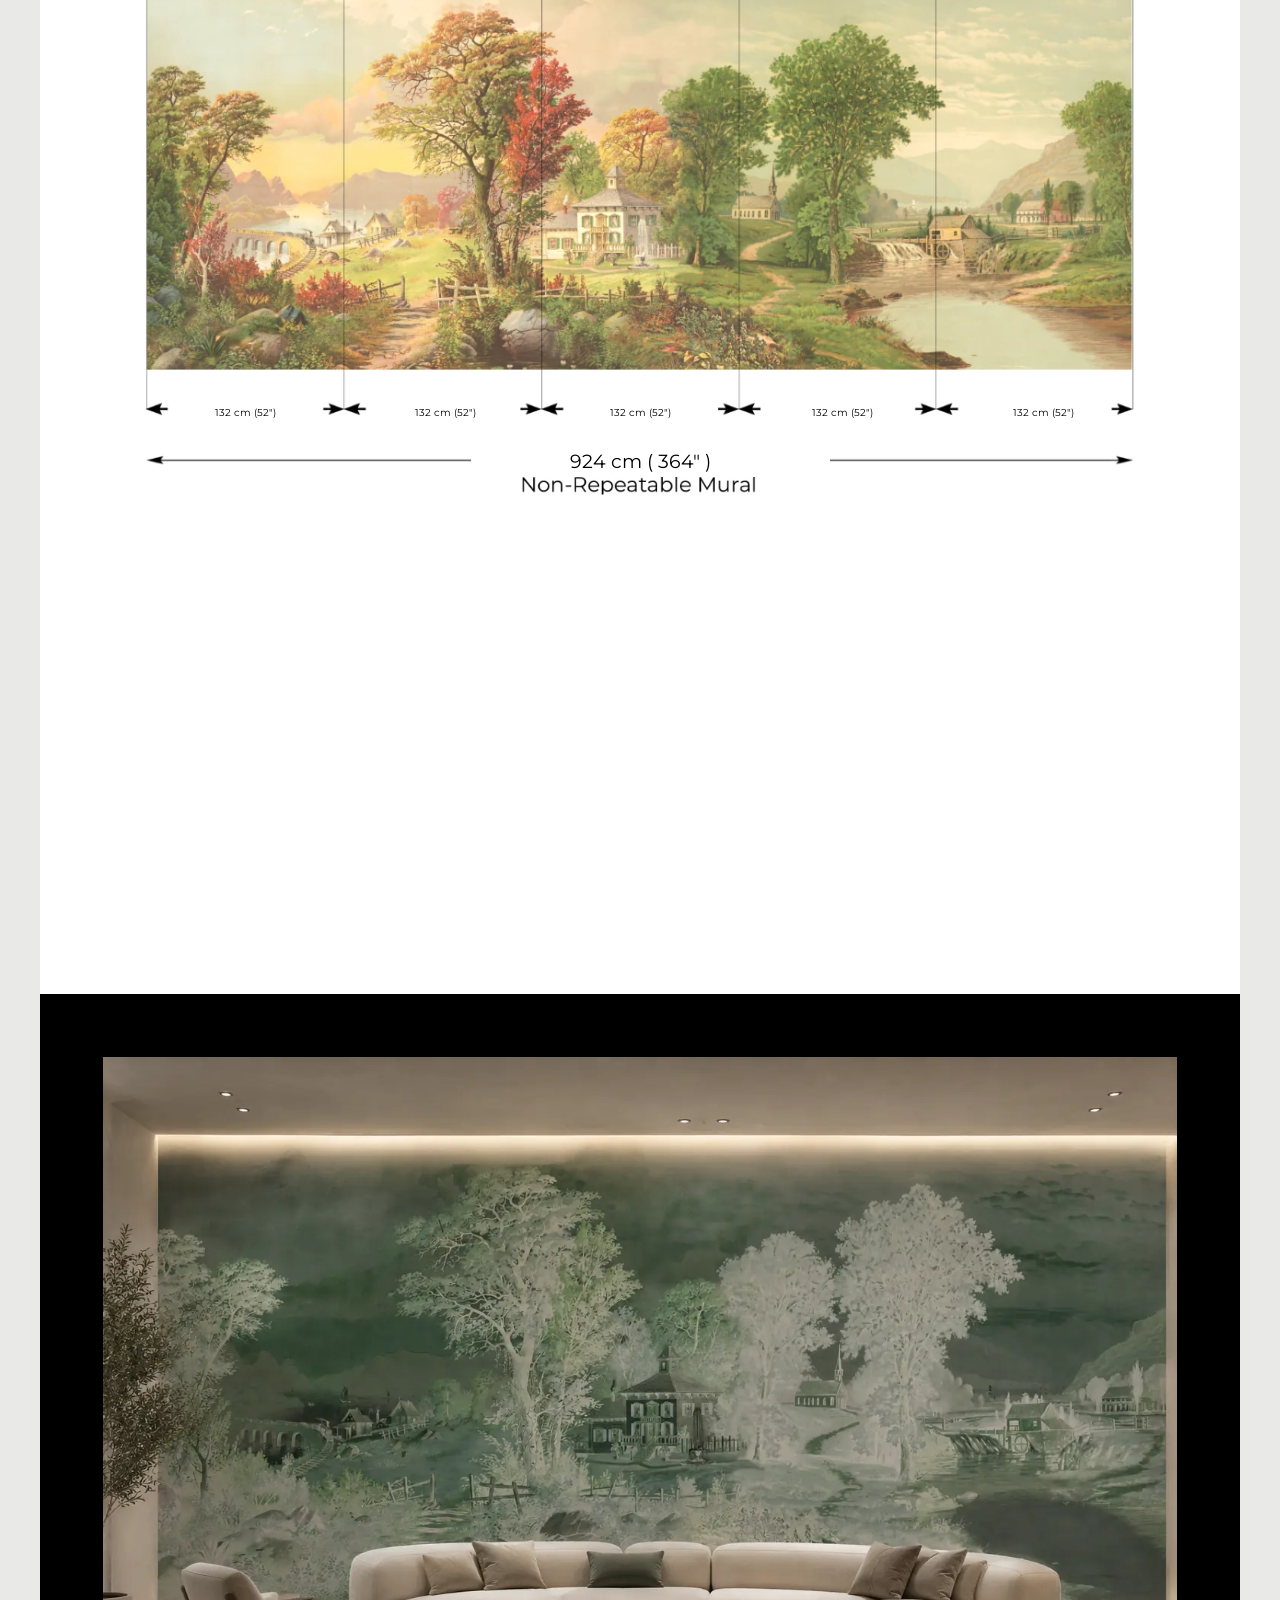
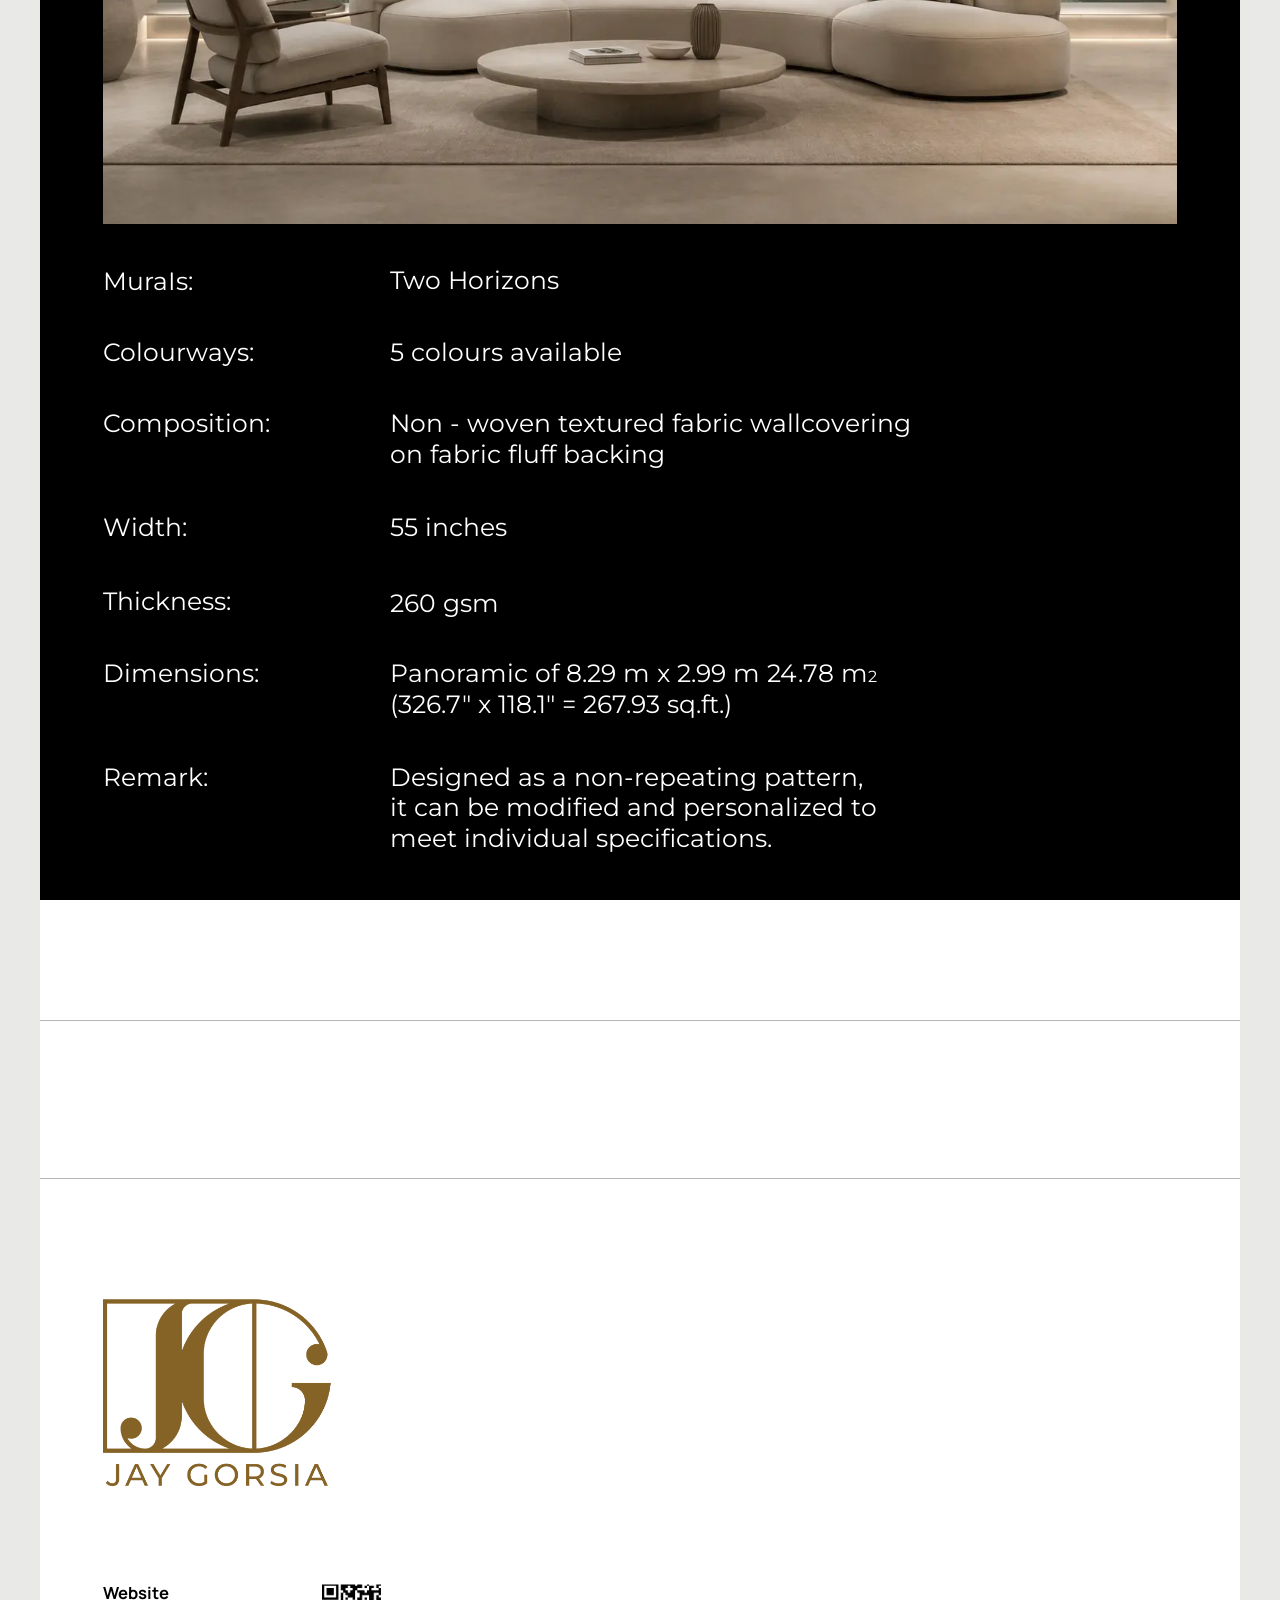
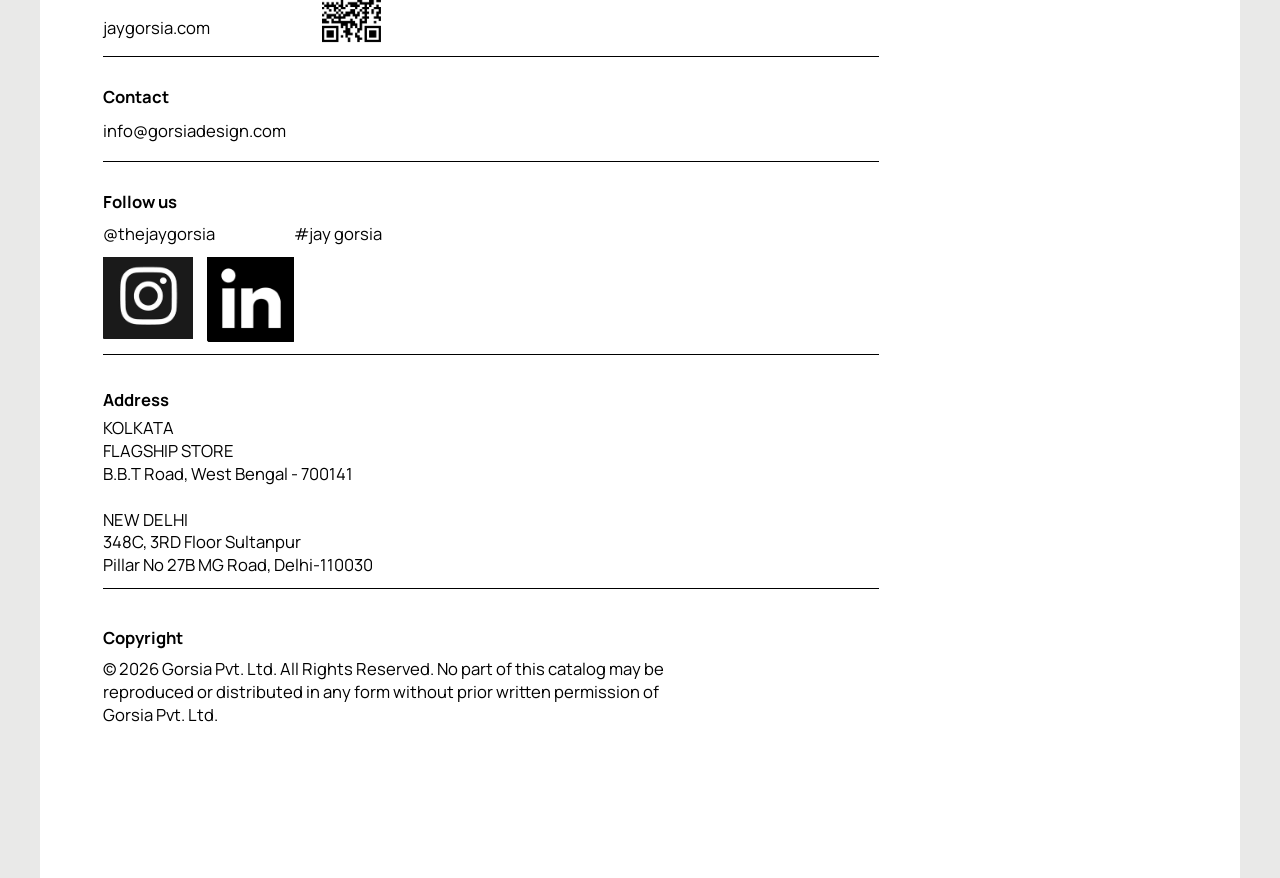
<file: two-horizons.html>
<!DOCTYPE html>
<html lang="en"><head><meta charset="utf-8">
<meta name="viewport" content="width=device-width, initial-scale=1">
<title>Mural TWO HORIZONS – Jay Gorsia Wallpapers</title>
<link href="https://fonts.googleapis.com/css2?family=Inria+Serif&family=Manrope:wght@400;700&family=Montserrat:wght@300;400;500;700&display=swap" rel="stylesheet">
<link rel="stylesheet" href="assets/style.css">
</head><body>
<main class="page" data-figma="420:1983" style="aspect-ratio:1440/12573">
<a class="back" href="index.html" style="left:8.4028%;top:0.4931%">← The Collection</a>
<div class="t" style="left:8.4028%;top:1.0658%;width:13.9583%;--fs:34;line-height:1.0294;letter-spacing:calc(4.76*100cqw/1440)">BESPOKE</div>
<div class="t" style="left:8.4028%;top:1.3442%;width:13.9583%;--fs:21;line-height:1.0952;letter-spacing:calc(.42*100cqw/1440);font-weight:700">WALLCOVERINGS</div>
<div class="t c" style="left:44.2361%;top:1.5271%;width:11.6667%;--fs:57;line-height:1.193">Mural</div>
<h1 class="t c" style="left:0;top:1.9645%;width:100%;--fs:86;line-height:1.1512;font-weight:500">TWO HORIZONS</h1>
<div class="i" style="left:8.4028%;top:3.1894%;width:83.2639%;height:6.1242%"><img alt="" class="f" src="images/two-horizons-hero.webp" decoding="async" fetchpriority="high"></div>
<div class="t w" style="left:8.4028%;top:9.4727%;width:43.3333%;--fs:20;line-height:1.22">Two Horizons unfolds a serene landscape where rolling hills, flowing waters, and timeless architecture meet in perfect harmony. Soft details and natural tones create a tranquil panorama that brings depth, balance, and understated elegance to any interior.</div>
<div class="i" style="left:5.2778%;top:15.1833%;width:41.9444%;height:3.3962%"><img alt="" class="f" src="images/home-two-horizons-2.webp" loading="lazy" decoding="async"></div>
<div class="i" style="left:49.7222%;top:15.1833%;width:41.9444%;height:3.3962%"><img alt="" style="width:101.59%;height:100.52%;left:0%;top:-0.26%" src="images/home-two-horizons-4.webp" loading="lazy" decoding="async"></div>
<div class="i" style="left:8.3333%;top:22.3574%;width:83.2639%;height:3.6825%"><img alt="" class="f" src="images/two-horizons-cw-forest-green.webp" loading="lazy" decoding="async"></div>
<div class="i" style="left:8.3333%;top:32.1085%;width:83.3333%;height:3.6825%"><img alt="" class="f" src="images/two-horizons-cw-powder-blue.webp" loading="lazy" decoding="async"></div>
<div class="i" style="left:8.4028%;top:41.8595%;width:83.2639%;height:3.6825%"><img alt="" class="f" src="images/two-horizons-cw-rust.webp" loading="lazy" decoding="async"></div>
<div class="i" style="left:8.4028%;top:51.6106%;width:83.2639%;height:3.6825%"><img alt="" class="f" src="images/two-horizons-cw-sepia.webp" loading="lazy" decoding="async"></div>
<div class="i n" style="left:8.125%;top:60.4629%;width:83.8194%;height:5.2493%"><div class="r" style="width:54.681%;height:182.8788%"><img alt="" style="width:685%;height:133.92%;left:-305%;top:-16.9%" src="images/two-horizons-diagram.webp" loading="lazy" decoding="async"></div></div>
<div class="i n" style="left:39.8611%;top:65.6248%;width:20.2778%;height:0.1829%"><div class="r" style="width:7.8767%;height:1269.5652%"><img alt="" style="width:17353.33%;height:487.25%;left:-10626.67%;top:-191.13%" src="images/two-horizons-diagram.webp" loading="lazy" decoding="async"></div></div>
<div class="bx" style="left:35.9028%;top:65.3225%;width:29.9306%;height:0.3181%"></div>
<div class="bx" style="left:12.9861%;top:64.8612%;width:8.2639%;height:0.3181%"></div>
<div class="bx" style="left:29.6528%;top:64.8612%;width:8.2639%;height:0.3181%"></div>
<div class="bx" style="left:45.9028%;top:64.8612%;width:8.2639%;height:0.3181%"></div>
<div class="bx" style="left:62.7083%;top:64.8612%;width:8.2639%;height:0.3181%"></div>
<div class="bx" style="left:79.5139%;top:64.8612%;width:8.2639%;height:0.3181%"></div>
<div class="t w" style="left:49.7222%;top:18.659%;width:39.8611%;--fs:20;line-height:1.22">Two Horizons blends serene landscapes and natural tones into a timeless, harmonious panorama.</div>
<div class="t c" style="left:38.4722%;top:26.1195%;width:23.0556%;--fs:20;line-height:1.2">TWO HORIZON - FOREST GREEN</div>
<div class="t c" style="left:38.5417%;top:35.8705%;width:22.9861%;--fs:20;line-height:1.2">TWO HORIZON - POWDER BLUE</div>
<div class="t c" style="left:42.1528%;top:45.6216%;width:15.7639%;--fs:20;line-height:1.2">TWO HORIZON - RUST</div>
<div class="t c" style="left:41.9444%;top:55.3726%;width:16.1806%;--fs:20;line-height:1.2">TWO HORIZON - SEPIA</div>
<div class="t c k" style="left:44.2361%;top:60.1766%;width:11.5972%;--fs:20;line-height:1.2">TWO HORIZONS</div>
<div class="t c k" style="left:43.1944%;top:65.3464%;width:13.6806%;--fs:23;line-height:1.4783">924 cm ( 364" )</div>
<div class="t k" style="left:14.5833%;top:64.9487%;width:5.1389%;--fs:12;line-height:1.5">132 cm (52")</div>
<div class="t k" style="left:31.25%;top:64.9487%;width:5.1389%;--fs:12;line-height:1.5">132 cm (52")</div>
<div class="t c k" style="left:47.5%;top:64.9487%;width:5.1389%;--fs:12;line-height:1.5">132 cm (52")</div>
<div class="t k" style="left:64.3056%;top:64.9487%;width:5.1389%;--fs:12;line-height:1.5">132 cm (52")</div>
<div class="t k" style="left:81.1111%;top:64.9487%;width:5.1389%;--fs:12;line-height:1.5">132 cm (52")</div>
<div class="blk" style="left:0%;top:70.5719%;width:100%;height:14.3721%"></div>
<div class="i" style="left:5.2778%;top:71.1684%;width:89.5139%;height:7.3252%"><img alt="" class="f" src="images/two-horizons-spec.webp" loading="lazy" decoding="async"></div>
<div class="t wh" style="left:5.2778%;top:78.8913%;width:13.5417%;--fs:30;line-height:1.2">MuraIs:</div>
<div class="t wh" style="left:29.1667%;top:78.9072%;width:48.6111%;--fs:30;line-height:1.0333">Two Horizons</div>
<div class="t wh" style="left:5.2778%;top:79.5673%;width:13.5417%;--fs:30;line-height:1.2">Colourways:</div>
<div class="t wh" style="left:29.1667%;top:79.5753%;width:48.6111%;--fs:30;line-height:1.1667">5 colours available</div>
<div class="t wh" style="left:5.2778%;top:80.2513%;width:13.5417%;--fs:30;line-height:1.2">Composition:</div>
<div class="t wh" style="left:29.1667%;top:80.2513%;width:48.6111%;--fs:30;line-height:1.2333">Non - woven textured fabric wallcovering
on fabric fluff backing</div>
<div class="t wh" style="left:5.2778%;top:81.2376%;width:13.5417%;--fs:30;line-height:1.2">Width:</div>
<div class="t wh" style="left:29.1667%;top:81.2694%;width:48.6111%;--fs:30;line-height:1.0333">55 inches</div>
<div class="t wh" style="left:5.2778%;top:81.9454%;width:13.5417%;--fs:30;line-height:1.2">Thickness:</div>
<div class="t wh" style="left:29.1667%;top:81.9852%;width:48.6111%;--fs:30;line-height:1.0667">260 gsm</div>
<div class="t wh" style="left:5.2778%;top:82.6374%;width:13.5417%;--fs:30;line-height:1.2">Dimensions:</div>
<div class="t wh" style="left:29.1667%;top:82.6374%;width:48.6111%;--fs:30;line-height:1.2333">Panoramic of 8.29 m x 2.99 m 24.78 m<span class="s">2</span>
(326.7" x 118.1" = 267.93 sq.ft.)</div>
<div class="t wh" style="left:5.2778%;top:83.6236%;width:13.5417%;--fs:30;line-height:1.2">Remark:</div>
<div class="t wh" style="left:29.1667%;top:83.6236%;width:48.6111%;--fs:30;line-height:1.2333">Designed as a non-repeating pattern,
it can be modified and personalized to
meet individual specifications.</div>
<div class="hr g" style="left:0%;top:86.0892%;width:100%;height:0%"></div>
<div class="hr g" style="left:0%;top:87.5925%;width:100%;height:0%"></div>
<div class="i" style="left:5.2778%;top:88.7378%;width:19.0278%;height:1.7975%"><img alt="" style="width:200.2%;height:262.43%;left:-0.1%;top:-162.43%" src="images/853ff2c4-60c0-4424-809c-5003fb65309c.webp" loading="lazy" decoding="async"></div>
<div class="i n" style="left:23.4722%;top:91.4738%;width:4.9306%;height:0.5567%;transform:scaleY(-1)"><img alt="QR" class="f" src="images/06fa7504-af35-4e3b-932e-40bd4d989556.png" loading="lazy" decoding="async"></div>
<div class="t k m b" style="left:5.2778%;top:91.4102%;width:22.9167%;--fs:20;line-height:1.8">Website</div>
<div class="t k m" style="left:5.2778%;top:91.7283%;width:13.4028%;--fs:20;line-height:2"><a href="https://jaygorsia.com/intro/" target="_blank" rel="noopener">jaygorsia.com</a></div>
<div class="t k m b" style="left:5.2778%;top:92.4282%;width:22.9167%;--fs:20;line-height:1.6">Contact</div>
<div class="t k m" style="left:5.2778%;top:92.7145%;width:22.9167%;--fs:20;line-height:2.05">info@gorsiadesign.com</div>
<div class="t k m b" style="left:5.2778%;top:93.4224%;width:22.9167%;--fs:20;line-height:1.65">Follow us</div>
<div class="t k m" style="left:5.2778%;top:93.7167%;width:22.9167%;--fs:20;line-height:1.8">@thejaygorsia</div>
<div class="t k m" style="left:21.1806%;top:93.7167%;width:22.9167%;--fs:20;line-height:1.8">#jay gorsia</div>
<a class="i n" href="https://www.instagram.com/thejaygorsia/" target="_blank" rel="noopener" style="left:5.2778%;top:94.0746%;width:7.5139%;height:0.7874%"><img alt="Instagram" style="width:503.97%;height:372.35%;left:-46.86%;top:-50.65%" src="images/953dd919-89e7-4893-8965-abc6da97ef3d.webp" loading="lazy" decoding="async"></a>
<a class="i n" href="https://www.linkedin.com/company/jay-gorsia/posts/" target="_blank" rel="noopener" style="left:13.9583%;top:94.0746%;width:7.2222%;height:0.8113%"><img alt="LinkedIn" style="width:189.29%;height:193.69%;left:-44.64%;top:-48.01%" src="images/f23d51f9-d864-4594-9c83-29731ed79941.webp" loading="lazy" decoding="async"></a>
<div class="t k m b" style="left:5.2778%;top:95.3233%;width:22.9167%;--fs:20;line-height:1.6">Address</div>
<div class="t k m" style="left:5.2778%;top:95.6096%;width:34.0972%;--fs:20;line-height:1.366">KOLKATA
FLAGSHIP STORE
B.B.T Road, West Bengal - 700141

NEW DELHI
348C, 3RD Floor Sultanpur
Pillar No 27B MG Road, Delhi-110030</div>
<div class="t k m b" style="left:5.2778%;top:97.5503%;width:22.9167%;--fs:20;line-height:2.05">Copyright</div>
<div class="t w k m" style="left:5.2778%;top:97.9082%;width:49.5139%;--fs:20;line-height:1.366">© 2026 Gorsia Pvt. Ltd. All Rights Reserved. No part of this catalog may be reproduced or distributed in any form without prior written permission of Gorsia Pvt. Ltd.</div>
<div class="hr b" style="left:5.2778%;top:92.1578%;width:64.6528%;height:0%"></div>
<div class="hr b" style="left:5.2778%;top:93.1599%;width:64.6528%;height:0%"></div>
<div class="hr b" style="left:5.2778%;top:95.0052%;width:64.6528%;height:0%"></div>
<div class="hr b" style="left:5.2778%;top:97.2322%;width:64.6528%;height:0%"></div>
</main>
</body></html>
</file>
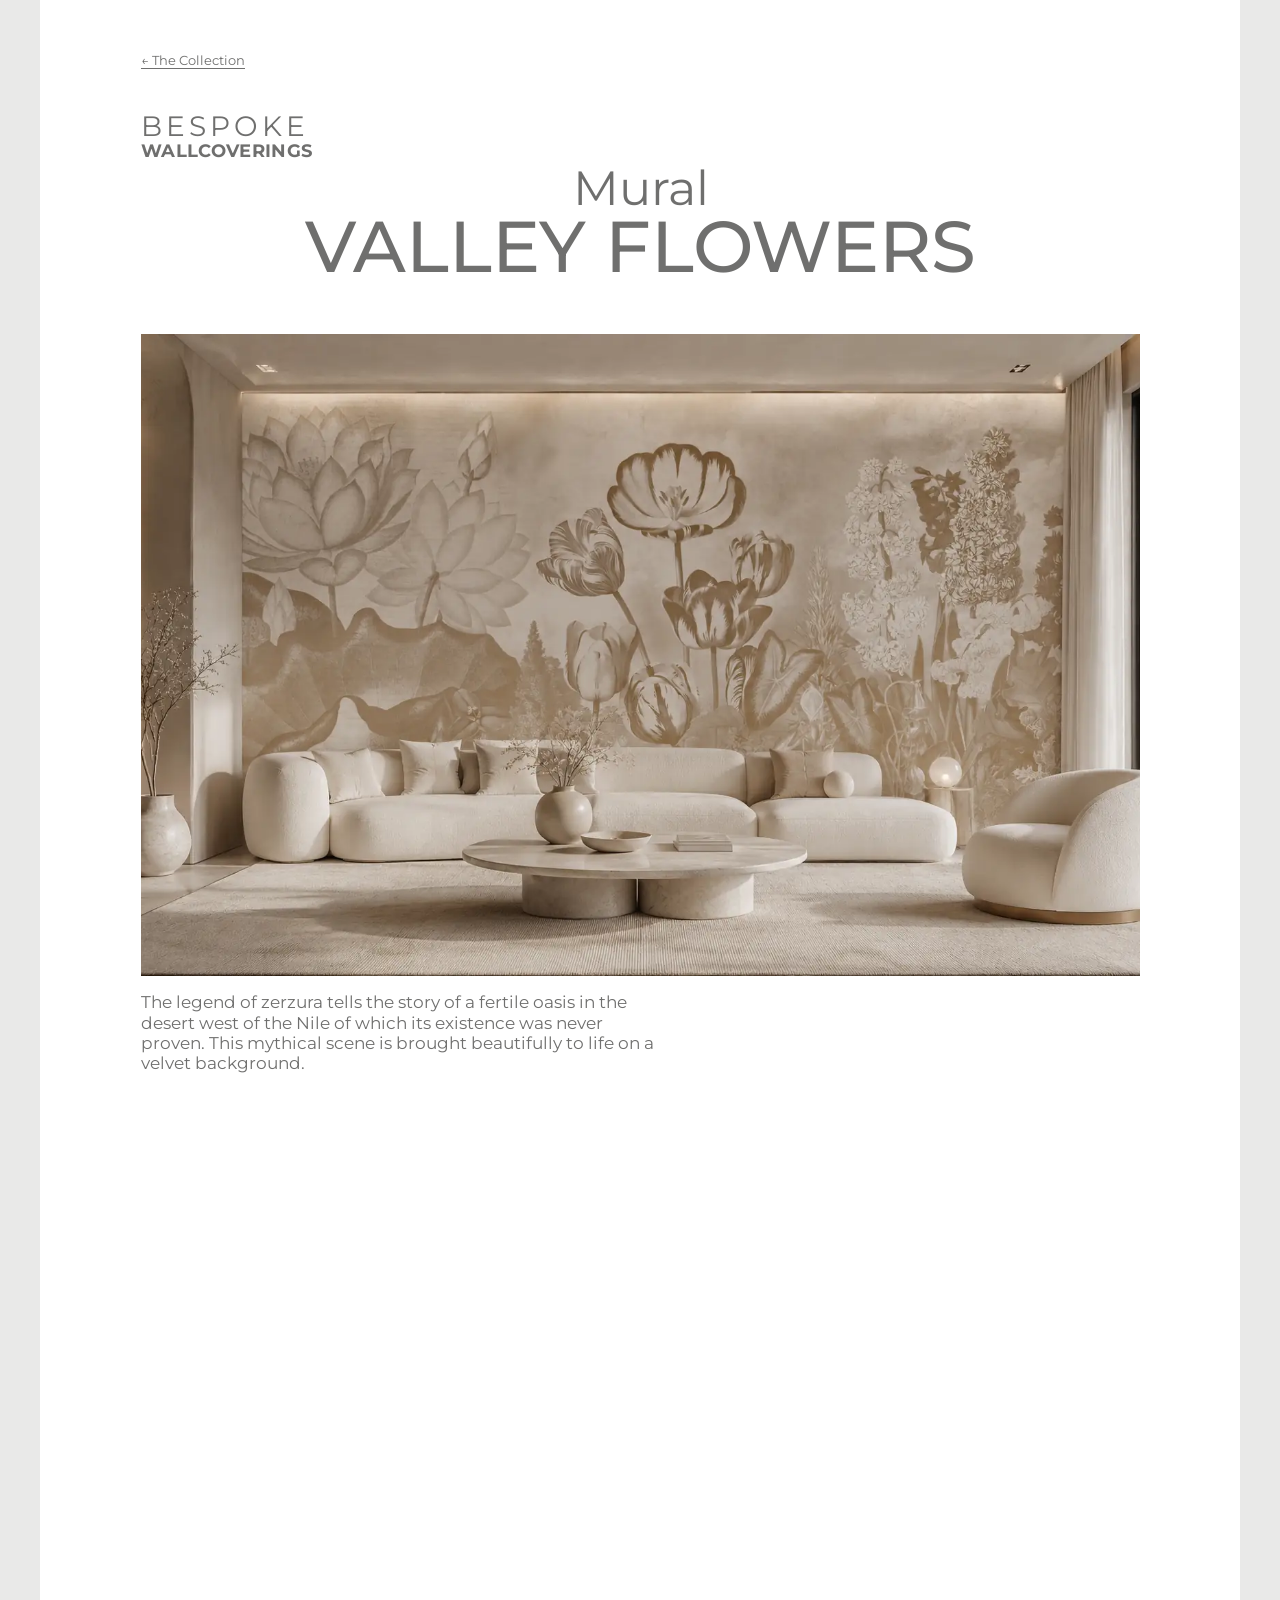
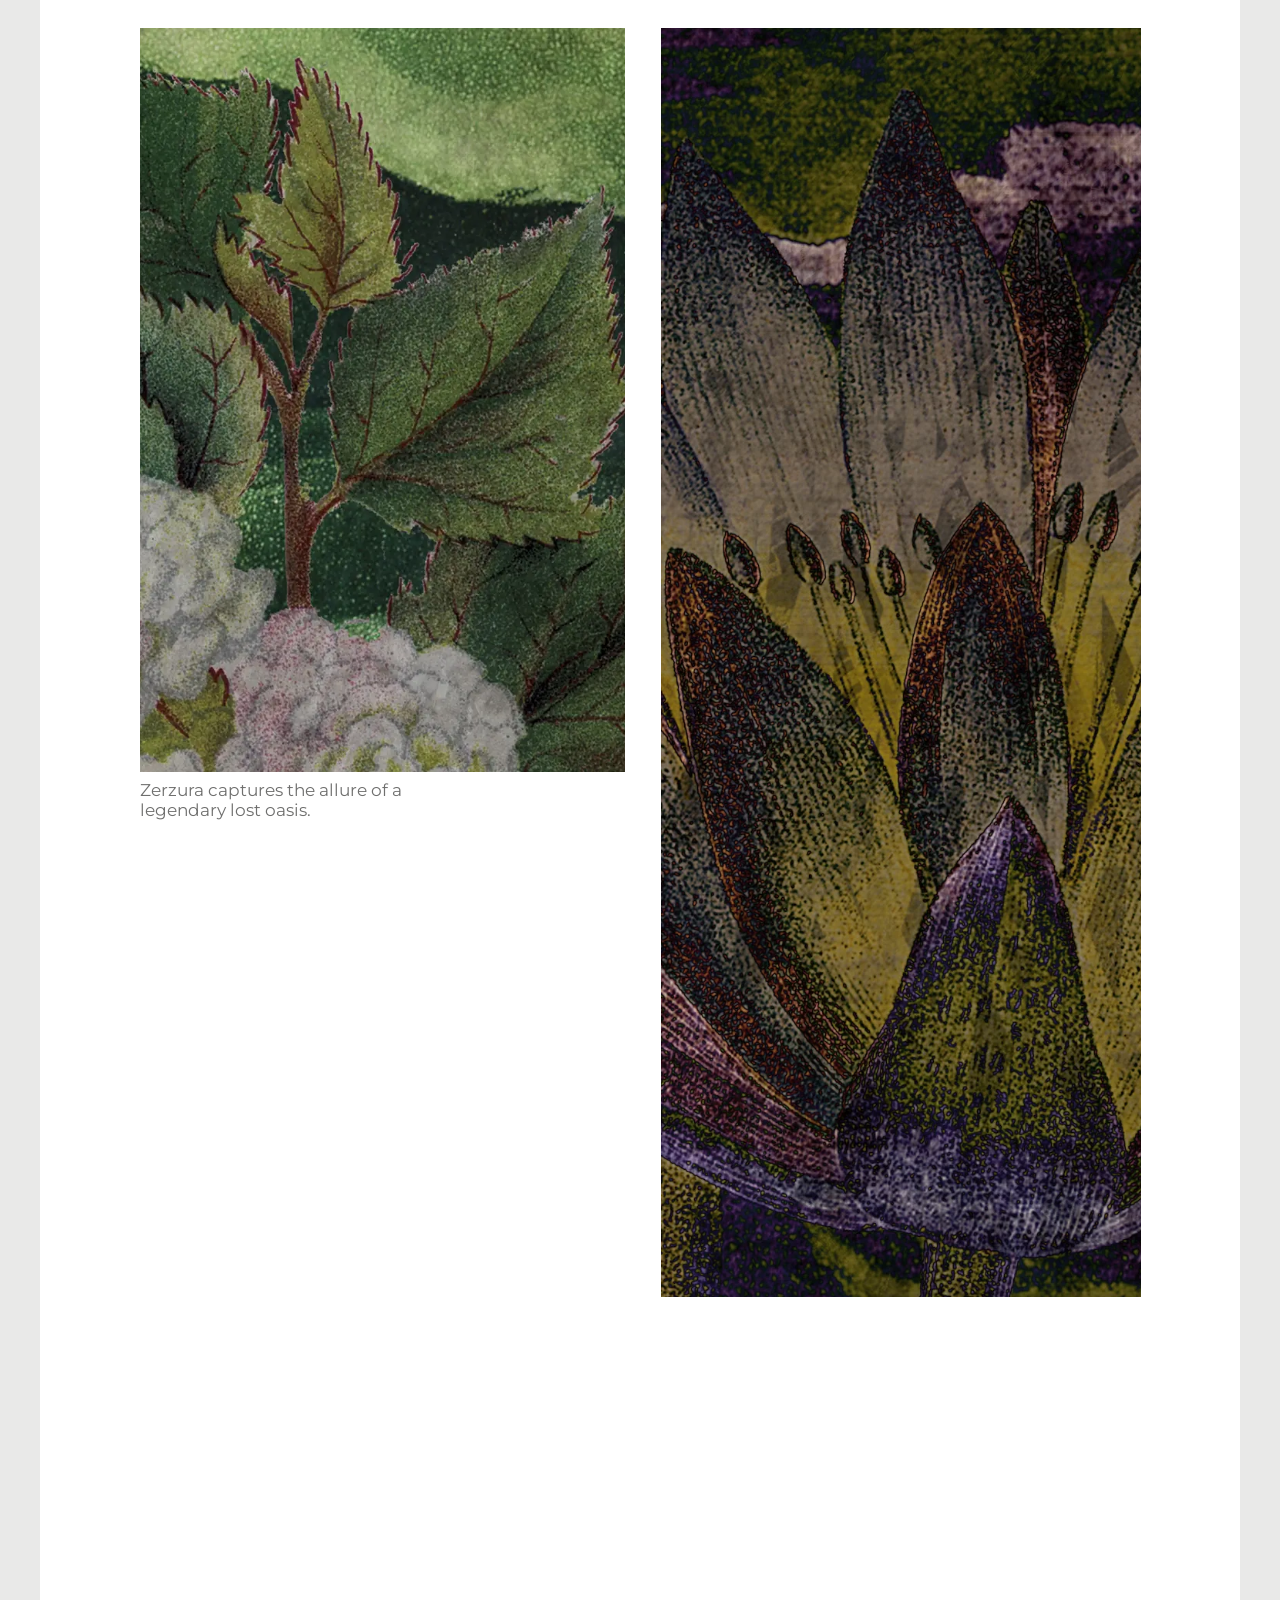
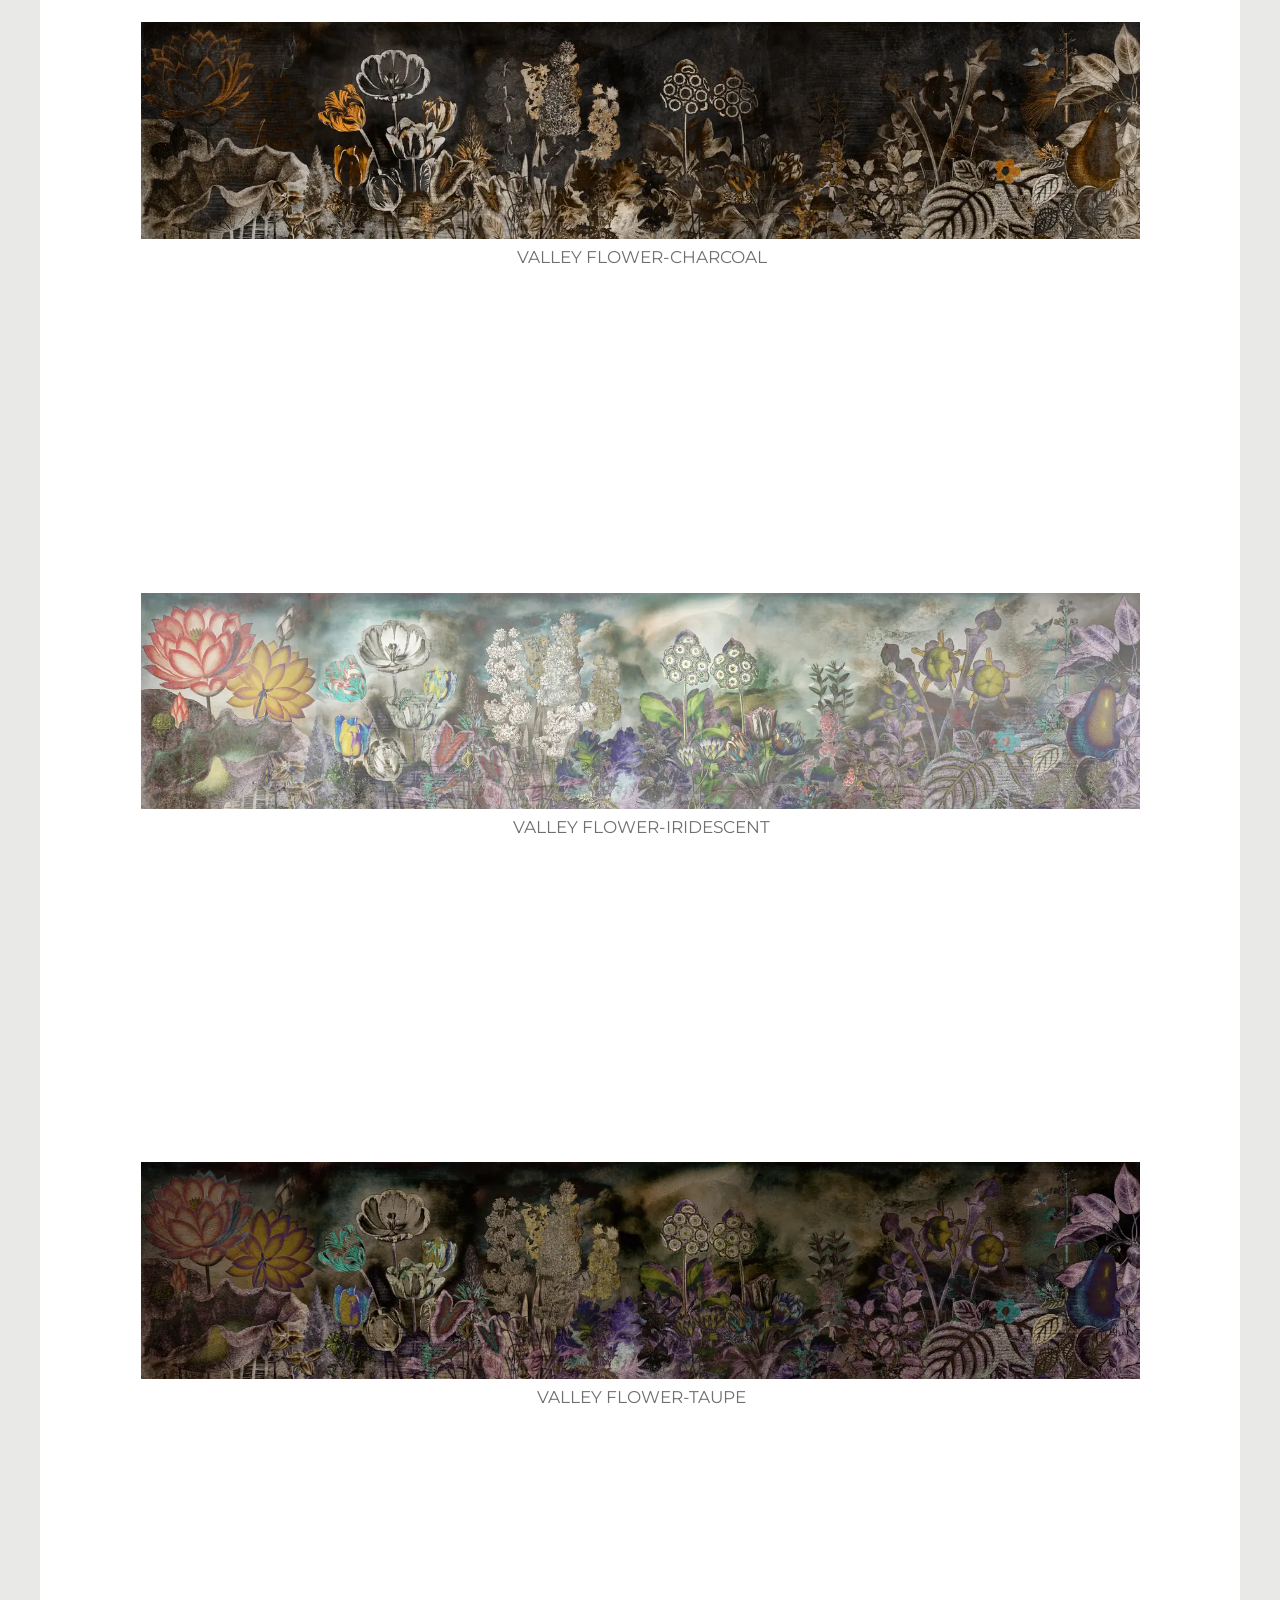
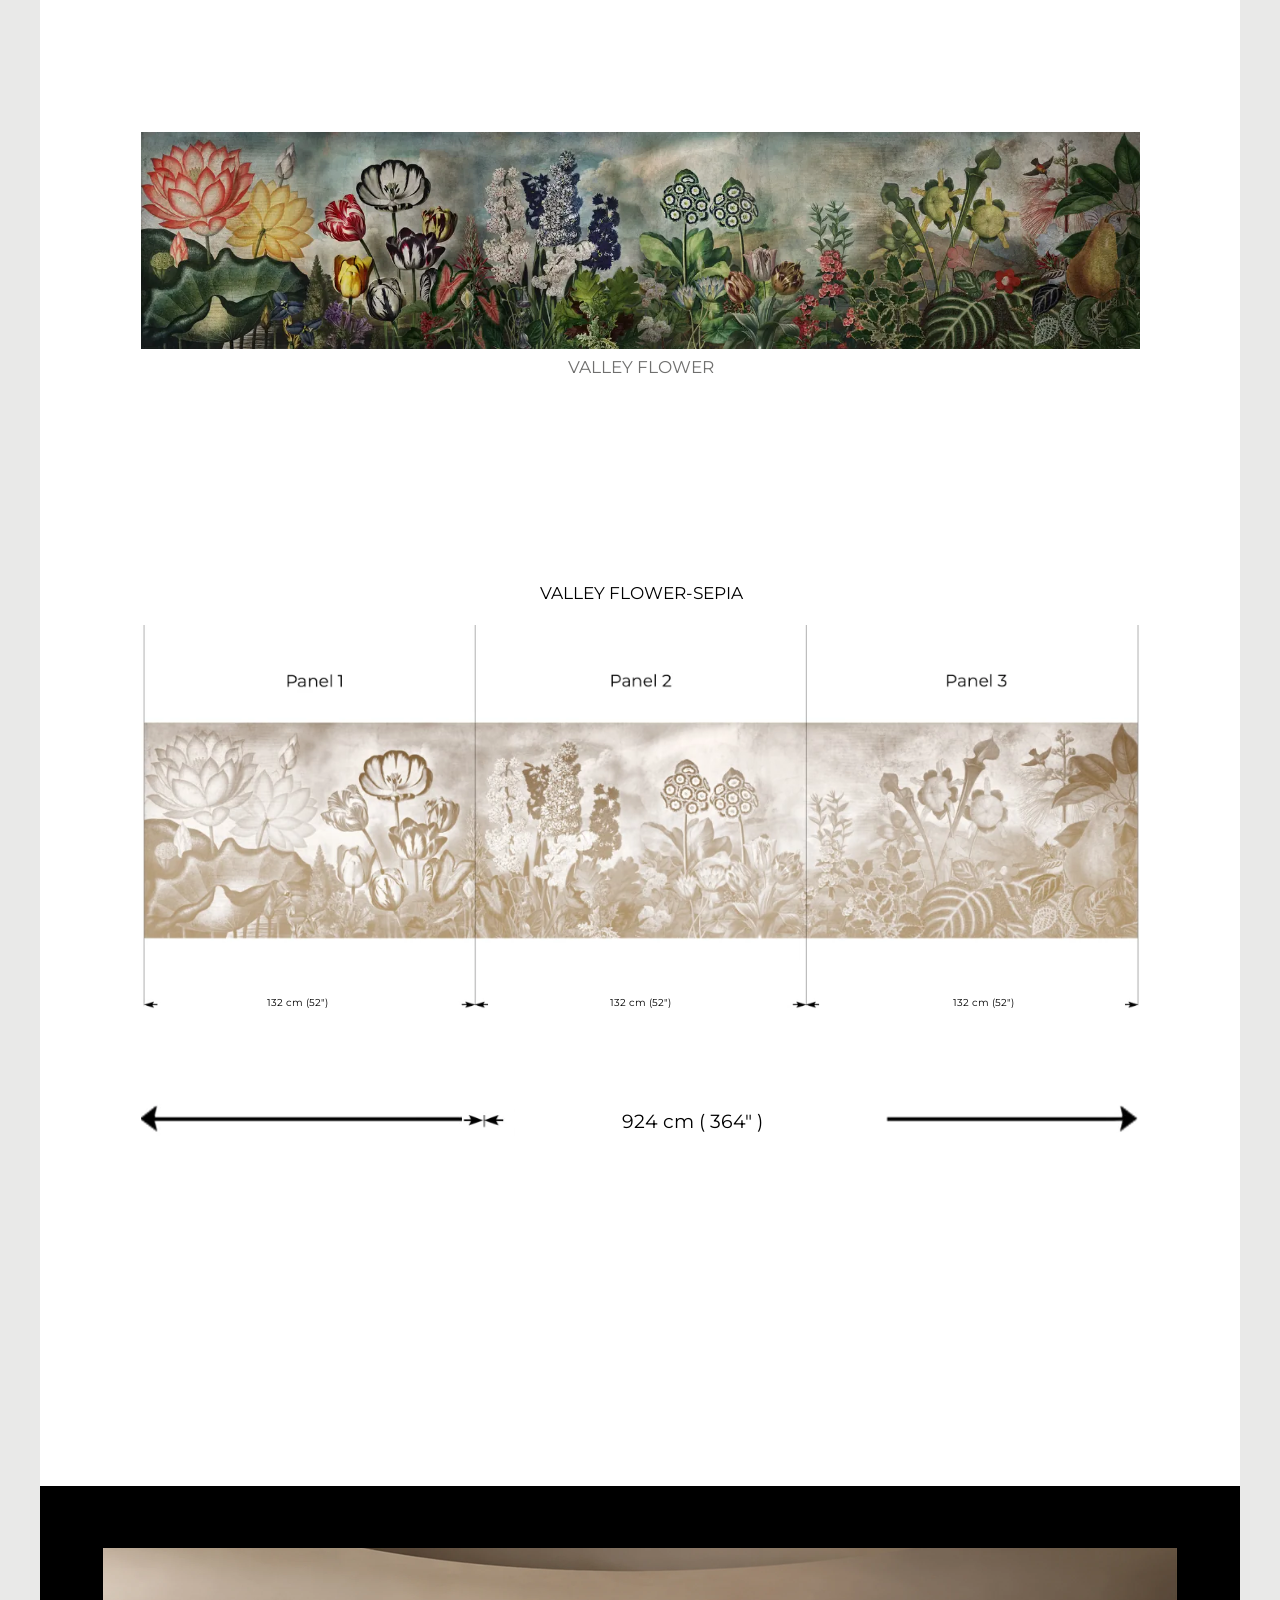
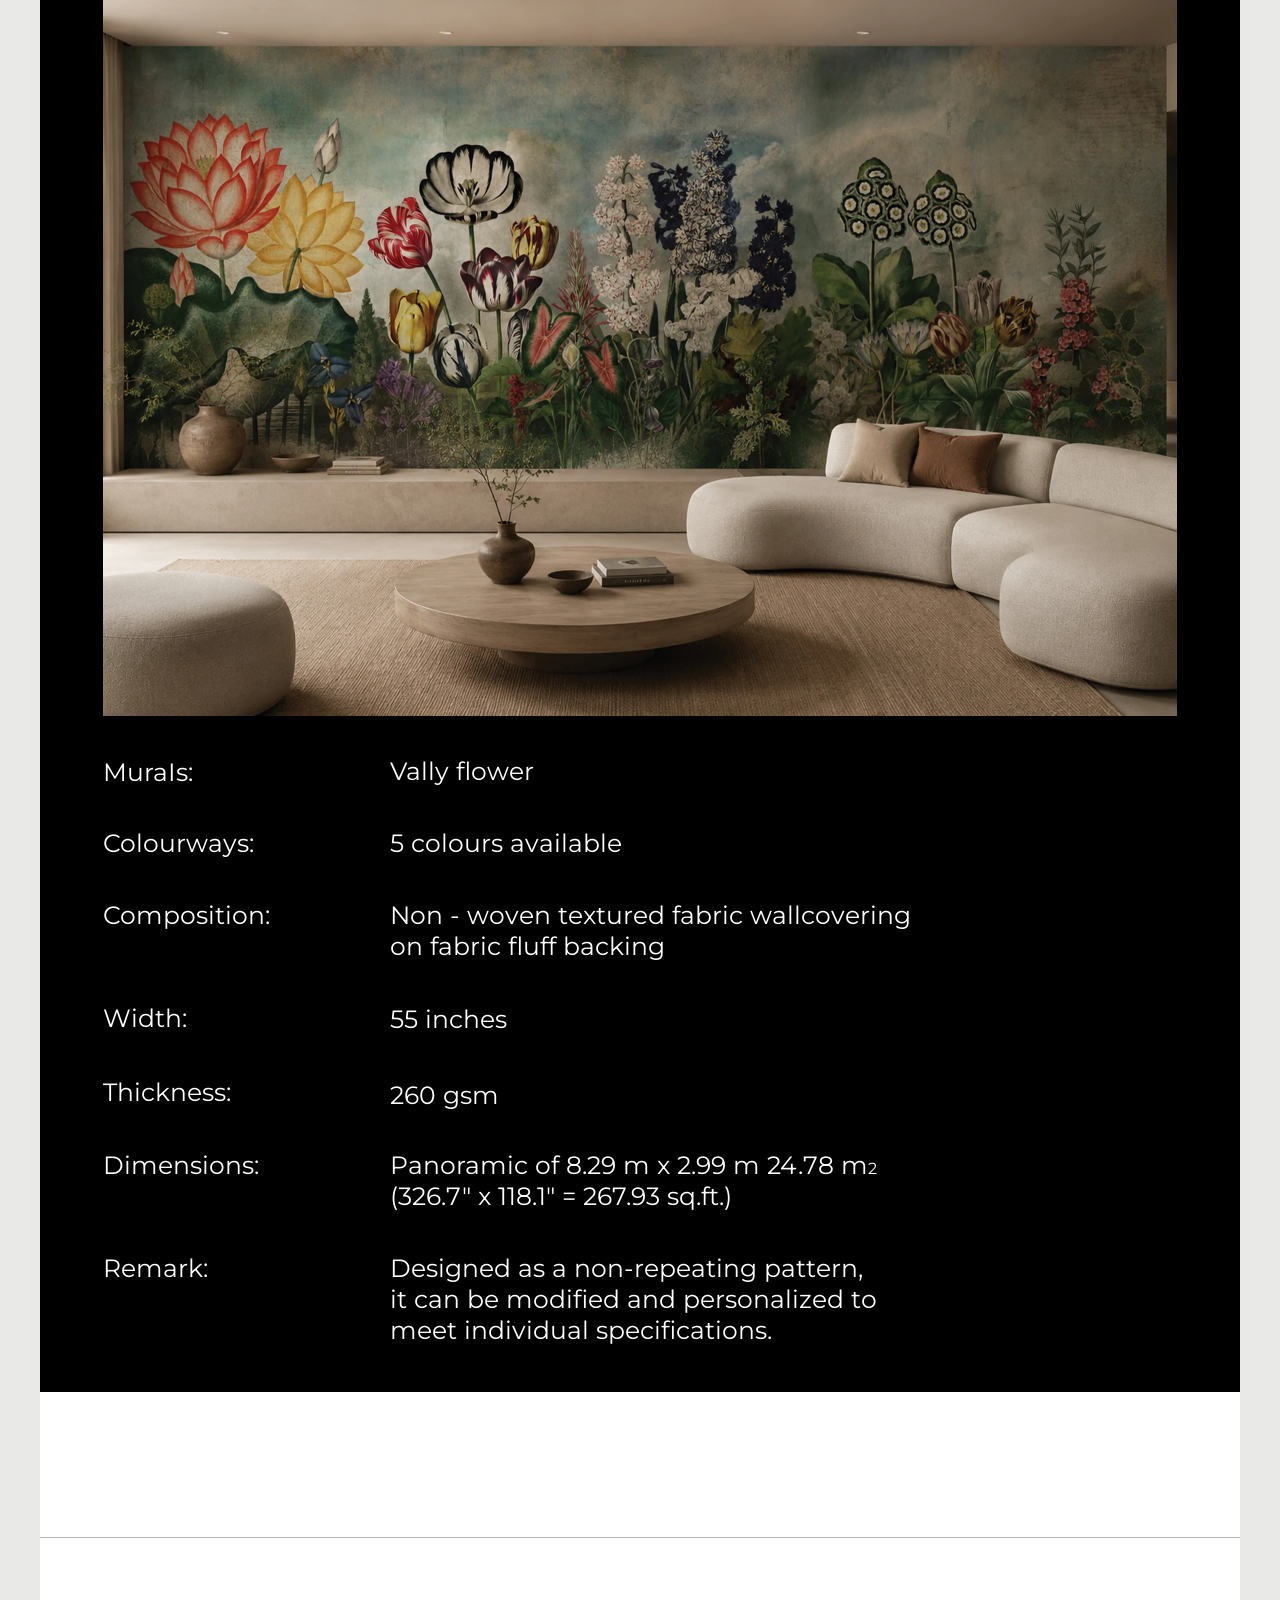
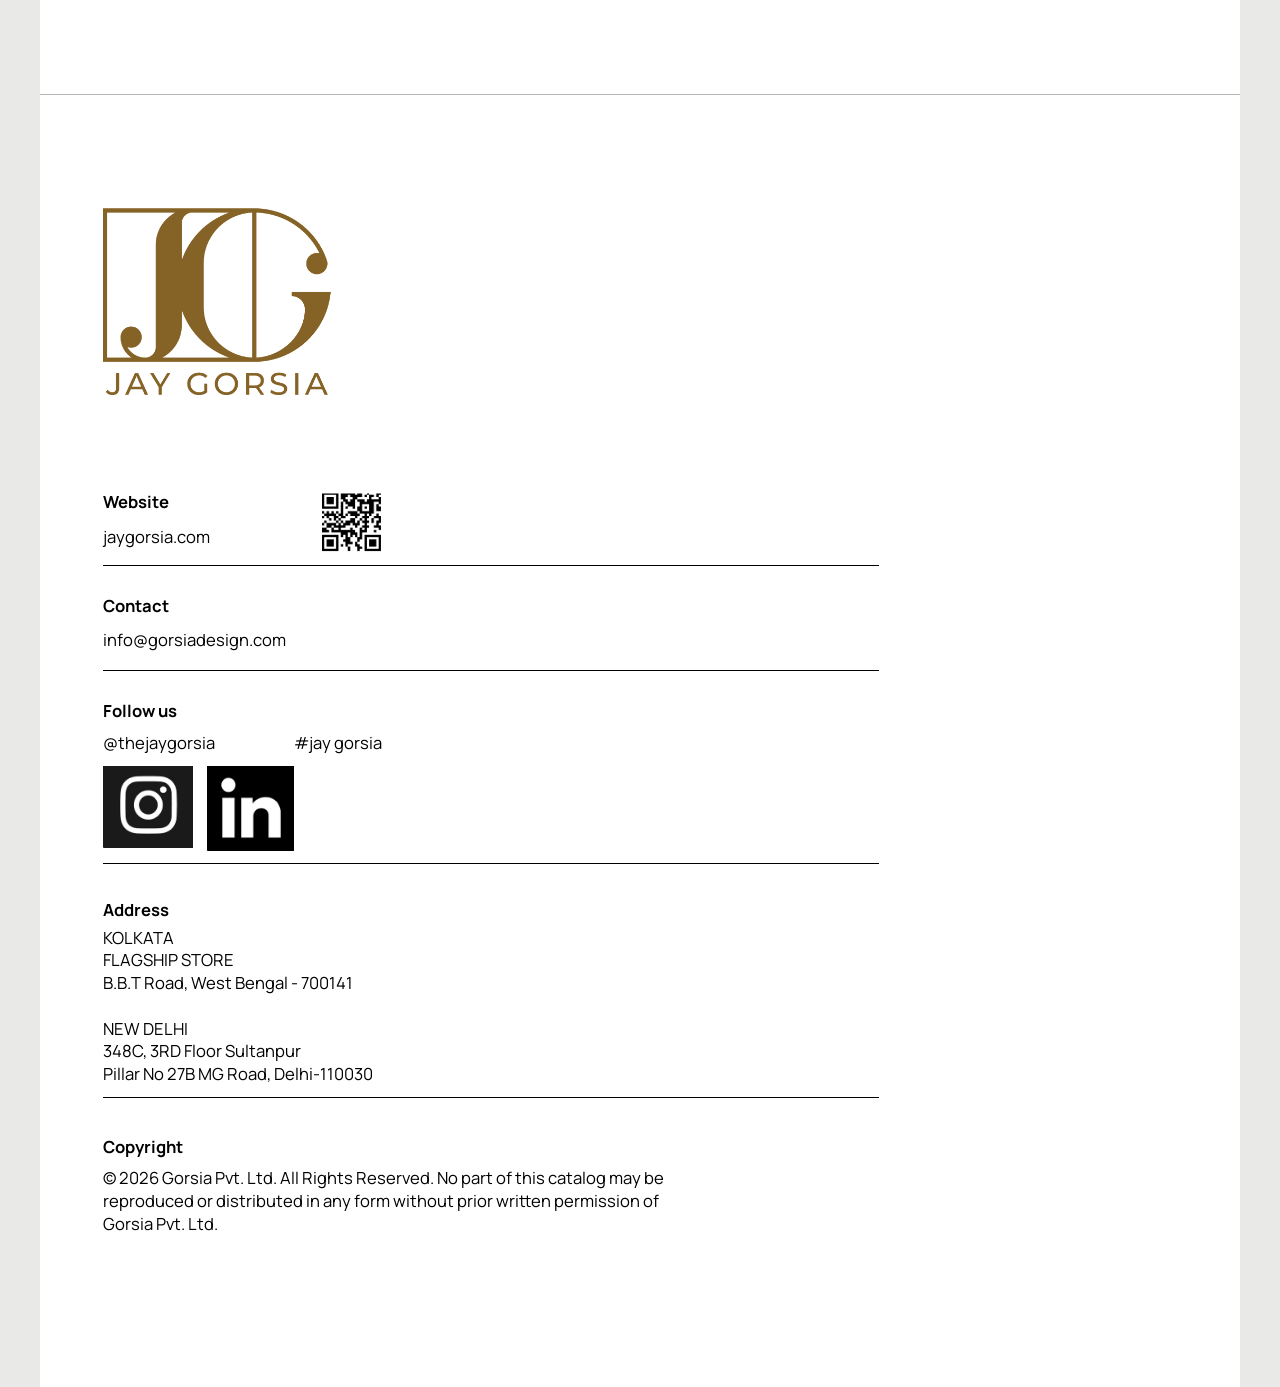
<file: valley-flowers.html>
<!DOCTYPE html>
<html lang="en"><head><meta charset="utf-8">
<meta name="viewport" content="width=device-width, initial-scale=1">
<title>Mural VALLEY FLOWERS – Jay Gorsia Wallpapers</title>
<link href="https://fonts.googleapis.com/css2?family=Inria+Serif&family=Manrope:wght@400;700&family=Montserrat:wght@300;400;500;700&display=swap" rel="stylesheet">
<link rel="stylesheet" href="assets/style.css">
</head><body>
<main class="page" data-figma="420:2054" style="aspect-ratio:1440/11264">
<a class="back" href="index.html" style="left:8.4028%;top:0.5504%">← The Collection</a>
<div class="t" style="left:8.4028%;top:1.1896%;width:13.9583%;--fs:34;line-height:1.0294;letter-spacing:calc(4.76*100cqw/1440)">BESPOKE</div>
<div class="t" style="left:8.4028%;top:1.5004%;width:13.9583%;--fs:21;line-height:1.0952;letter-spacing:calc(.42*100cqw/1440);font-weight:700">WALLCOVERINGS</div>
<div class="t c" style="left:44.2361%;top:1.7045%;width:11.6667%;--fs:57;line-height:1.193">Mural</div>
<h1 class="t c" style="left:0;top:2.1928%;width:100%;--fs:86;line-height:1.1512;font-weight:500">VALLEY FLOWERS</h1>
<div class="i" style="left:8.4028%;top:3.56%;width:83.2639%;height:6.8359%"><img alt="" class="f" src="images/valley-flowers-hero.webp" decoding="async" fetchpriority="high"></div>
<div class="t w" style="left:8.4028%;top:10.5735%;width:43.3333%;--fs:20;line-height:1.22">The legend of zerzura tells the story of a fertile oasis in the desert west of the Nile of which its existence was never proven. This mythical scene is brought beautifully to life on a velvet background.</div>
<div class="i" style="left:51.7361%;top:17.3473%;width:40%;height:13.521%"><img alt="" style="width:187.67%;height:100.43%;left:0%;top:-0.22%" src="images/6341e89f-7ff2-465a-861e-50ff03874382.webp" loading="lazy" decoding="async"></div>
<div class="i" style="left:8.3333%;top:17.3473%;width:40.4167%;height:7.919%"><img alt="" style="width:108.22%;height:100%;left:-8.02%;top:0%" src="images/home-valley-flowers-2.webp" loading="lazy" decoding="async"></div>
<div class="i" style="left:8.4028%;top:34.3306%;width:83.2639%;height:2.3082%"><img alt="" class="f" src="images/valley-flowers-cw-charcoal.webp" loading="lazy" decoding="async"></div>
<div class="i" style="left:8.4028%;top:40.4031%;width:83.2639%;height:2.3082%"><img alt="" class="f" src="images/valley-flowers-cw-iridescent.webp" loading="lazy" decoding="async"></div>
<div class="i" style="left:8.4028%;top:46.4755%;width:83.2639%;height:2.3082%"><img alt="" class="f" src="images/valley-flowers-cw-taupe.webp" loading="lazy" decoding="async"></div>
<div class="i" style="left:8.4028%;top:52.5479%;width:83.2639%;height:2.3082%"><img alt="" class="f" src="images/valley-flowers-cw-plain.webp" loading="lazy" decoding="async"></div>
<div class="i n" style="left:8.4028%;top:57.7947%;width:83.2639%;height:4.1548%"><div class="r" style="width:39.0325%;height:256.1966%"><img alt="" style="width:853.66%;height:118.77%;left:-387.8%;top:-9.49%" src="images/valley-flowers-diagram.webp" loading="lazy" decoding="async"></div></div>
<div class="i n" style="left:8.4028%;top:62.8374%;width:83.2639%;height:0.4705%"><div class="r" style="width:4.4204%;height:2262.2642%"><img alt="" style="width:9048.78%;height:143.72%;left:-5410.73%;top:-21.86%" src="images/valley-flowers-diagram.webp" loading="lazy" decoding="async"></div></div>
<div class="bx" style="left:39.5833%;top:62.7841%;width:30%;height:0.5238%"></div>
<div class="bx" style="left:17.3611%;top:61.6388%;width:8.2639%;height:0.3551%"></div>
<div class="bx" style="left:45.9028%;top:61.6388%;width:8.2639%;height:0.3551%"></div>
<div class="bx" style="left:74.4444%;top:61.6388%;width:8.2639%;height:0.3551%"></div>
<div class="t c k" style="left:41.6667%;top:57.3509%;width:16.7361%;--fs:20;line-height:1.2">VALLEY FLOWER-SEPIA</div>
<div class="t w" style="left:8.3333%;top:25.3551%;width:22.6389%;--fs:20;line-height:1.22">Zerzura captures the allure of a legendary lost oasis.</div>
<div class="t c" style="left:39.7222%;top:36.7276%;width:20.5556%;--fs:20;line-height:1.2">VALLEY FLOWER-CHARCOAL</div>
<div class="t c" style="left:39.4444%;top:42.8001%;width:21.1806%;--fs:20;line-height:1.2">VALLEY FLOWER-IRIDESCENT</div>
<div class="t c" style="left:41.3889%;top:48.8725%;width:17.2222%;--fs:20;line-height:1.2">VALLEY FLOWER-TAUPE</div>
<div class="t c" style="left:44.0278%;top:54.945%;width:12.0139%;--fs:20;line-height:1.2">VALLEY FLOWER</div>
<div class="t k" style="left:48.4722%;top:62.9261%;width:13.6806%;--fs:23;line-height:1.4783">924 cm ( 364" )</div>
<div class="t k" style="left:18.9583%;top:61.7365%;width:5.1389%;--fs:12;line-height:1.5">132 cm (52")</div>
<div class="t c k" style="left:47.5%;top:61.7365%;width:5.1389%;--fs:12;line-height:1.5">132 cm (52")</div>
<div class="t k" style="left:76.0417%;top:61.7365%;width:5.1389%;--fs:12;line-height:1.5">132 cm (52")</div>
<div class="blk" style="left:0%;top:66.9656%;width:100%;height:16.0423%"></div>
<div class="i" style="left:5.2778%;top:67.6314%;width:89.5139%;height:8.1765%"><img alt="" class="f" src="images/valley-flowers-room.webp" loading="lazy" decoding="async"></div>
<div class="t wh" style="left:5.2778%;top:76.2518%;width:13.5417%;--fs:30;line-height:1.2">MuraIs:</div>
<div class="t wh" style="left:29.1667%;top:76.2695%;width:48.6111%;--fs:30;line-height:1.0333">Vally flower</div>
<div class="t wh" style="left:5.2778%;top:77.0064%;width:13.5417%;--fs:30;line-height:1.2">Colourways:</div>
<div class="t wh" style="left:29.1667%;top:77.0153%;width:48.6111%;--fs:30;line-height:1.1667">5 colours available</div>
<div class="t wh" style="left:5.2778%;top:77.7699%;width:13.5417%;--fs:30;line-height:1.2">Composition:</div>
<div class="t wh" style="left:29.1667%;top:77.7699%;width:48.6111%;--fs:30;line-height:1.2333">Non - woven textured fabric wallcovering
on fabric fluff backing</div>
<div class="t wh" style="left:5.2778%;top:78.8707%;width:13.5417%;--fs:30;line-height:1.2">Width:</div>
<div class="t wh" style="left:29.1667%;top:78.9063%;width:48.6111%;--fs:30;line-height:1.0333">55 inches</div>
<div class="t wh" style="left:5.2778%;top:79.6609%;width:13.5417%;--fs:30;line-height:1.2">Thickness:</div>
<div class="t wh" style="left:29.1667%;top:79.7053%;width:48.6111%;--fs:30;line-height:1.0667">260 gsm</div>
<div class="t wh" style="left:5.2778%;top:80.4332%;width:13.5417%;--fs:30;line-height:1.2">Dimensions:</div>
<div class="t wh" style="left:29.1667%;top:80.4332%;width:48.6111%;--fs:30;line-height:1.2333">Panoramic of 8.29 m x 2.99 m 24.78 m<span class="s">2</span>
(326.7" x 118.1" = 267.93 sq.ft.)</div>
<div class="t wh" style="left:5.2778%;top:81.5341%;width:13.5417%;--fs:30;line-height:1.2">Remark:</div>
<div class="t wh" style="left:29.1667%;top:81.5341%;width:48.6111%;--fs:30;line-height:1.2333">Designed as a non-repeating pattern,
it can be modified and personalized to
meet individual specifications.</div>
<div class="hr g" style="left:0%;top:84.5526%;width:100%;height:0%"></div>
<div class="hr g" style="left:0%;top:86.2305%;width:100%;height:0%"></div>
<div class="i" style="left:5.2778%;top:87.429%;width:19.0278%;height:2.0064%"><img alt="" style="width:200.2%;height:262.43%;left:-0.1%;top:-162.43%" src="images/853ff2c4-60c0-4424-809c-5003fb65309c.webp" loading="lazy" decoding="async"></div>
<div class="i n" style="left:23.4722%;top:90.483%;width:4.9306%;height:0.6214%;transform:scaleY(-1)"><img alt="QR" class="f" src="images/06fa7504-af35-4e3b-932e-40bd4d989556.png" loading="lazy" decoding="async"></div>
<div class="t k m b" style="left:5.2778%;top:90.4119%;width:22.9167%;--fs:20;line-height:1.8">Website</div>
<div class="t k m" style="left:5.2778%;top:90.767%;width:13.4028%;--fs:20;line-height:2"><a href="https://jaygorsia.com/intro/" target="_blank" rel="noopener">jaygorsia.com</a></div>
<div class="t k m b" style="left:5.2778%;top:91.5483%;width:22.9167%;--fs:20;line-height:1.6">Contact</div>
<div class="t k m" style="left:5.2778%;top:91.8679%;width:22.9167%;--fs:20;line-height:2.05">info@gorsiadesign.com</div>
<div class="t k m b" style="left:5.2778%;top:92.658%;width:22.9167%;--fs:20;line-height:1.65">Follow us</div>
<div class="t k m" style="left:5.2778%;top:92.9865%;width:22.9167%;--fs:20;line-height:1.8">@thejaygorsia</div>
<div class="t k m" style="left:21.1806%;top:92.9865%;width:22.9167%;--fs:20;line-height:1.8">#jay gorsia</div>
<a class="i n" href="https://www.instagram.com/thejaygorsia/" target="_blank" rel="noopener" style="left:5.2778%;top:93.386%;width:7.5139%;height:0.8789%"><img alt="Instagram" style="width:503.97%;height:372.35%;left:-46.86%;top:-50.65%" src="images/953dd919-89e7-4893-8965-abc6da97ef3d.webp" loading="lazy" decoding="async"></a>
<a class="i n" href="https://www.linkedin.com/company/jay-gorsia/posts/" target="_blank" rel="noopener" style="left:13.9583%;top:93.386%;width:7.2222%;height:0.9055%"><img alt="LinkedIn" style="width:189.29%;height:193.69%;left:-44.64%;top:-48.01%" src="images/f23d51f9-d864-4594-9c83-29731ed79941.webp" loading="lazy" decoding="async"></a>
<div class="t k m b" style="left:5.2778%;top:94.7798%;width:22.9167%;--fs:20;line-height:1.6">Address</div>
<div class="t k m" style="left:5.2778%;top:95.0994%;width:34.0972%;--fs:20;line-height:1.366">KOLKATA
FLAGSHIP STORE
B.B.T Road, West Bengal - 700141

NEW DELHI
348C, 3RD Floor Sultanpur
Pillar No 27B MG Road, Delhi-110030</div>
<div class="t k m b" style="left:5.2778%;top:97.2656%;width:22.9167%;--fs:20;line-height:2.05">Copyright</div>
<div class="t w k m" style="left:5.2778%;top:97.6651%;width:49.5139%;--fs:20;line-height:1.366">© 2026 Gorsia Pvt. Ltd. All Rights Reserved. No part of this catalog may be reproduced or distributed in any form without prior written permission of Gorsia Pvt. Ltd.</div>
<div class="hr b" style="left:5.2778%;top:91.2464%;width:64.6528%;height:0%"></div>
<div class="hr b" style="left:5.2778%;top:92.3651%;width:64.6528%;height:0%"></div>
<div class="hr b" style="left:5.2778%;top:94.4247%;width:64.6528%;height:0%"></div>
<div class="hr b" style="left:5.2778%;top:96.9105%;width:64.6528%;height:0%"></div>
</main>
</body></html>
</file>
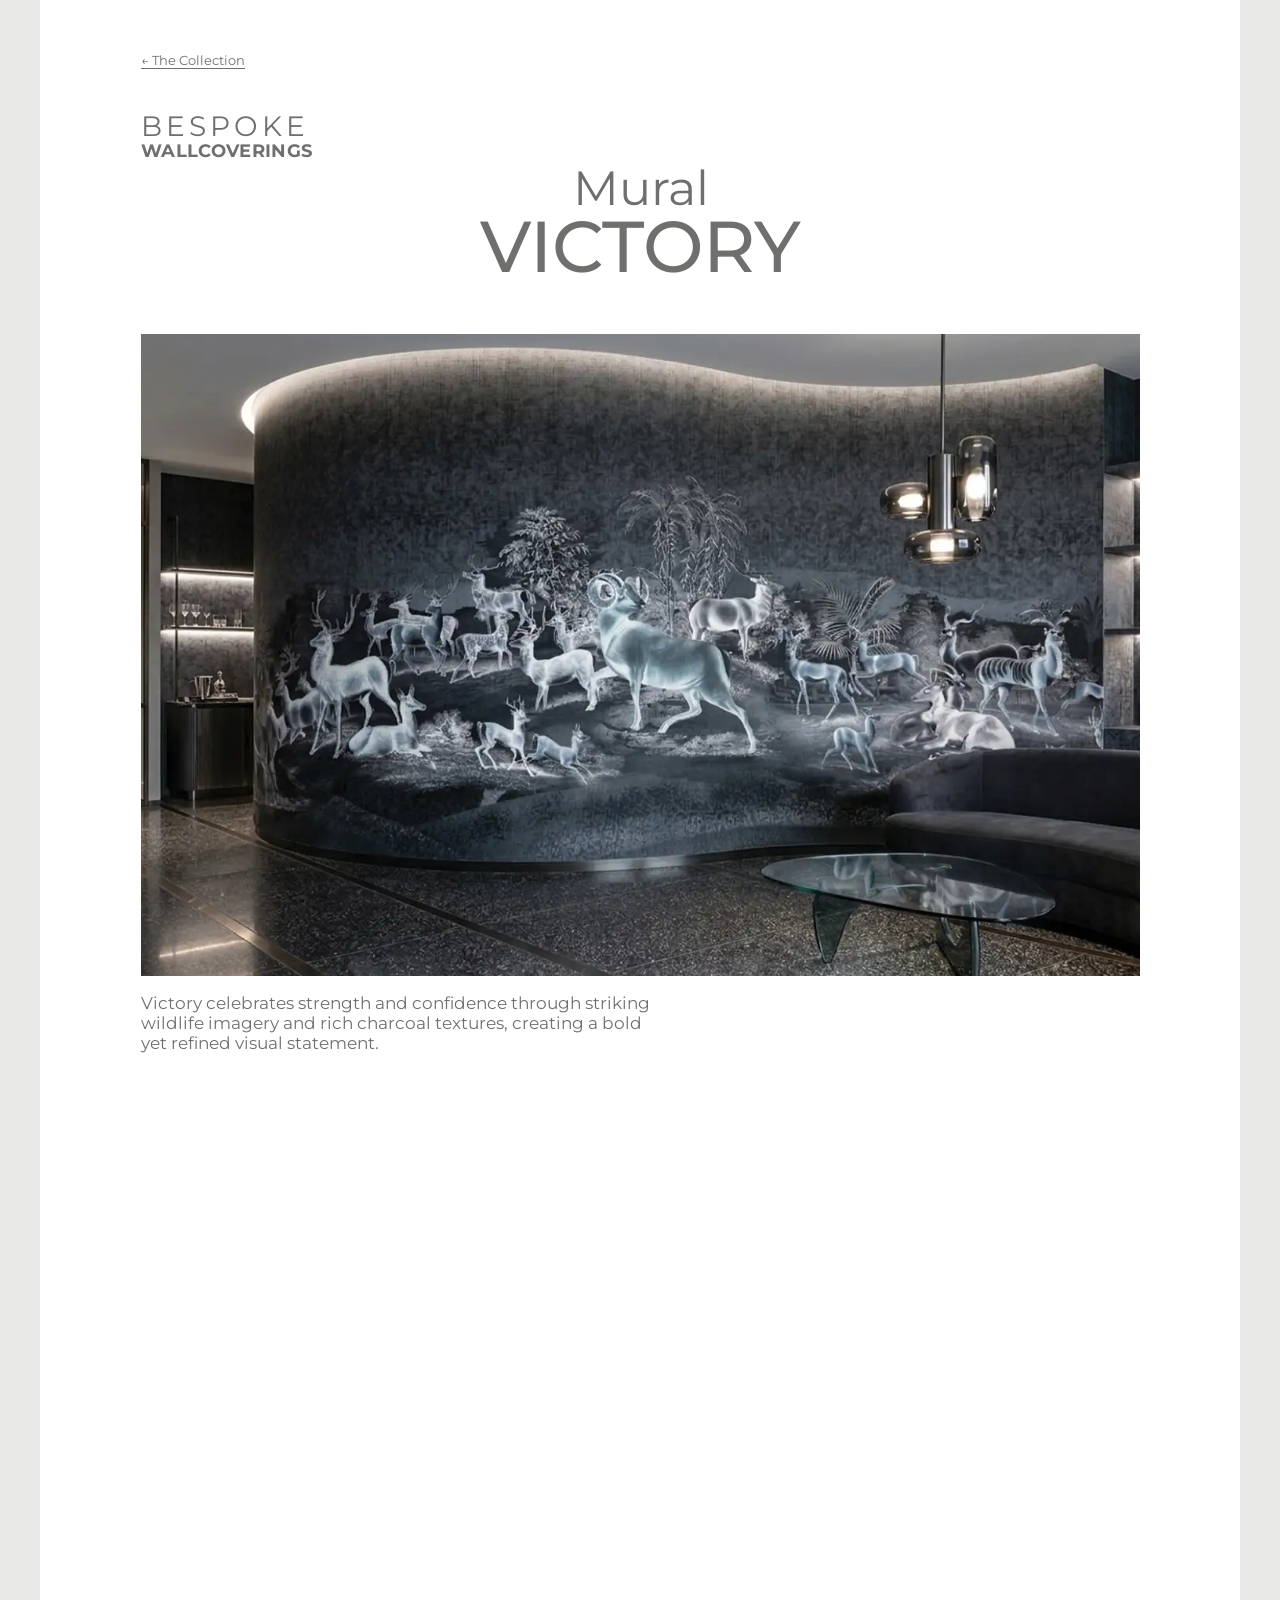
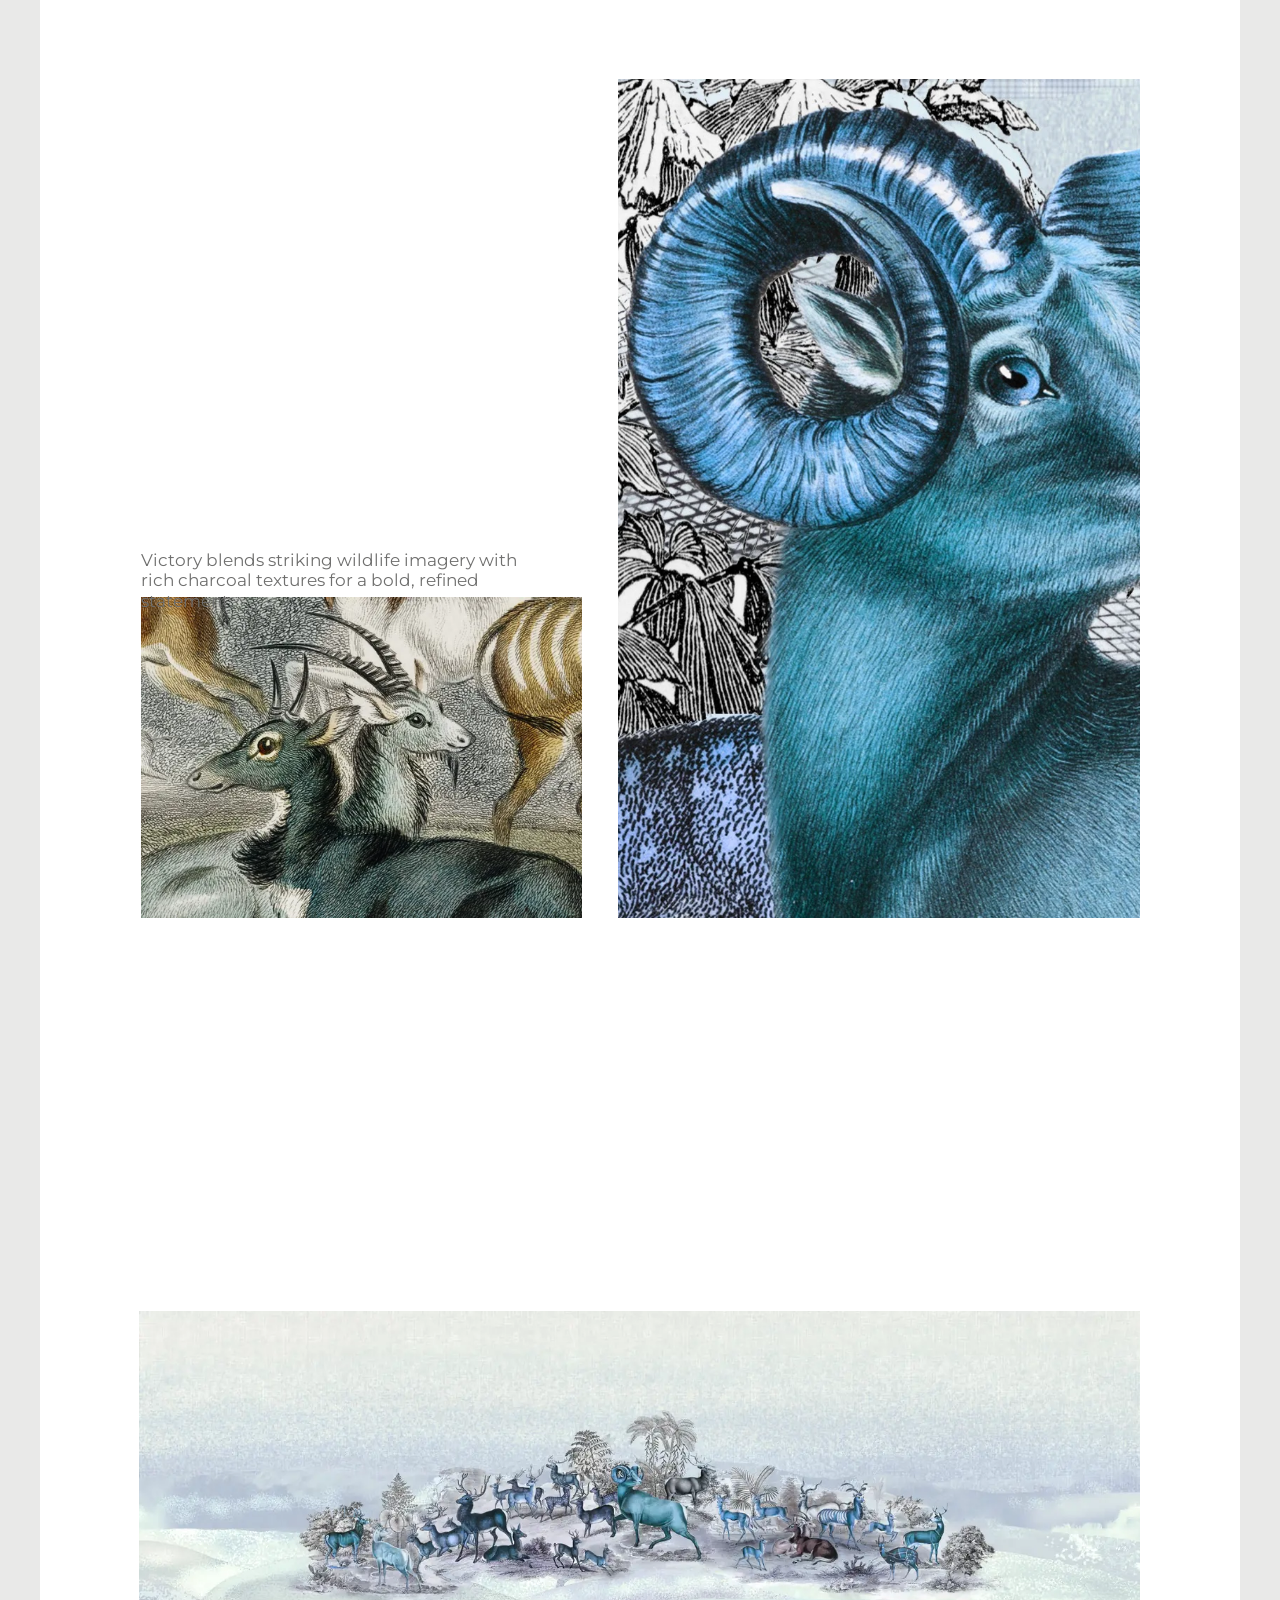
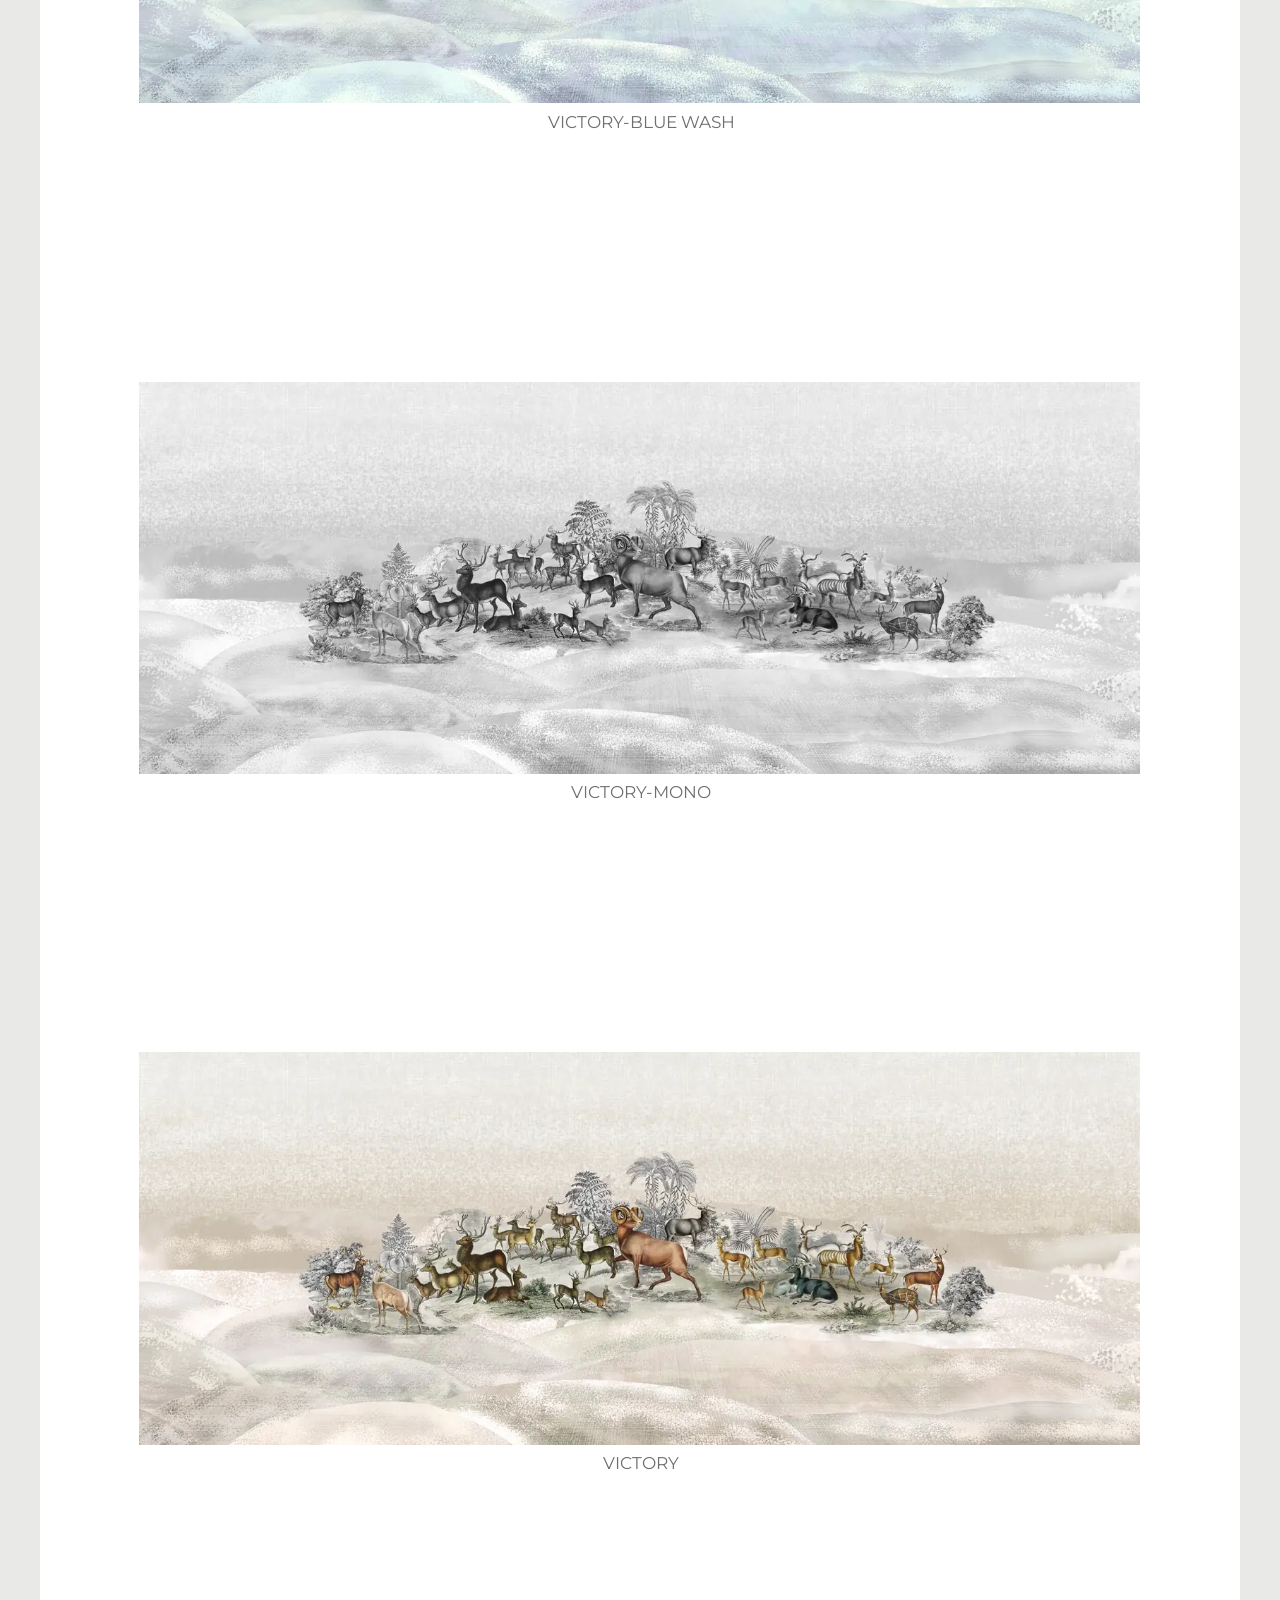
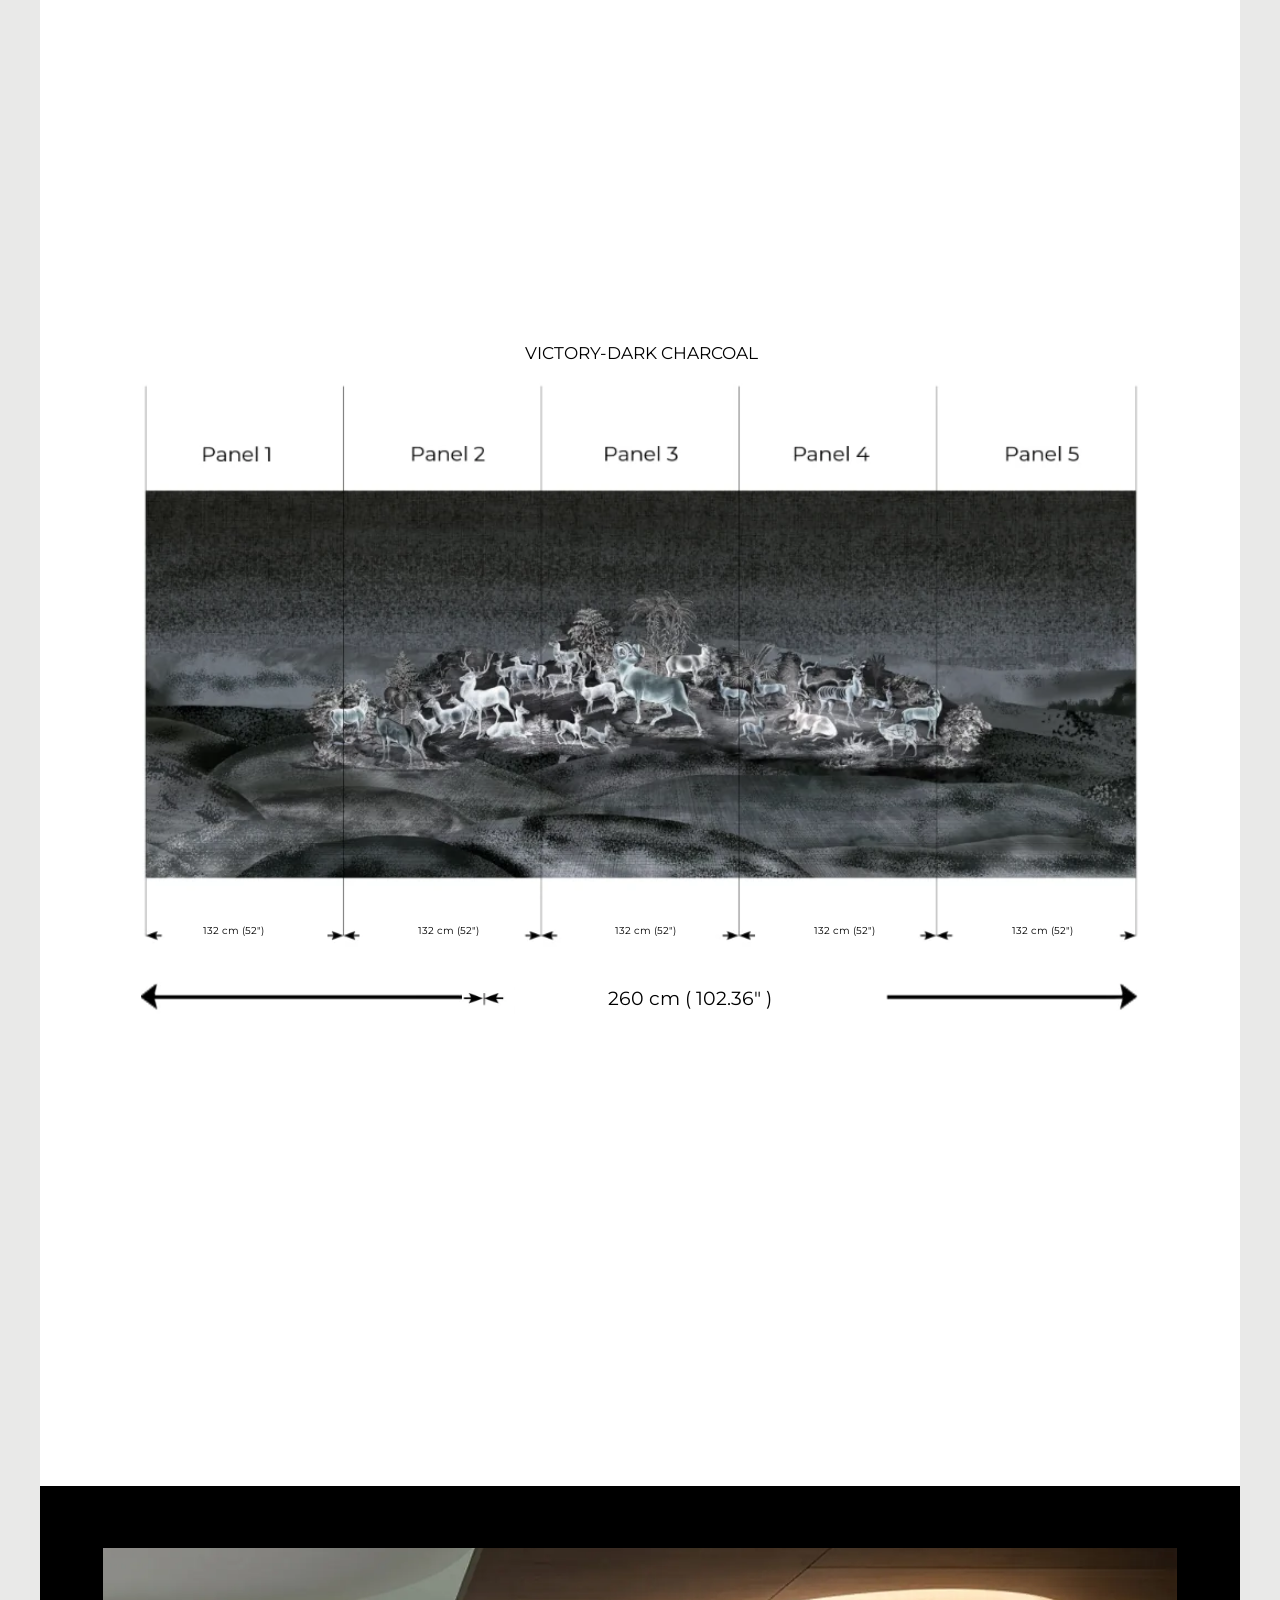
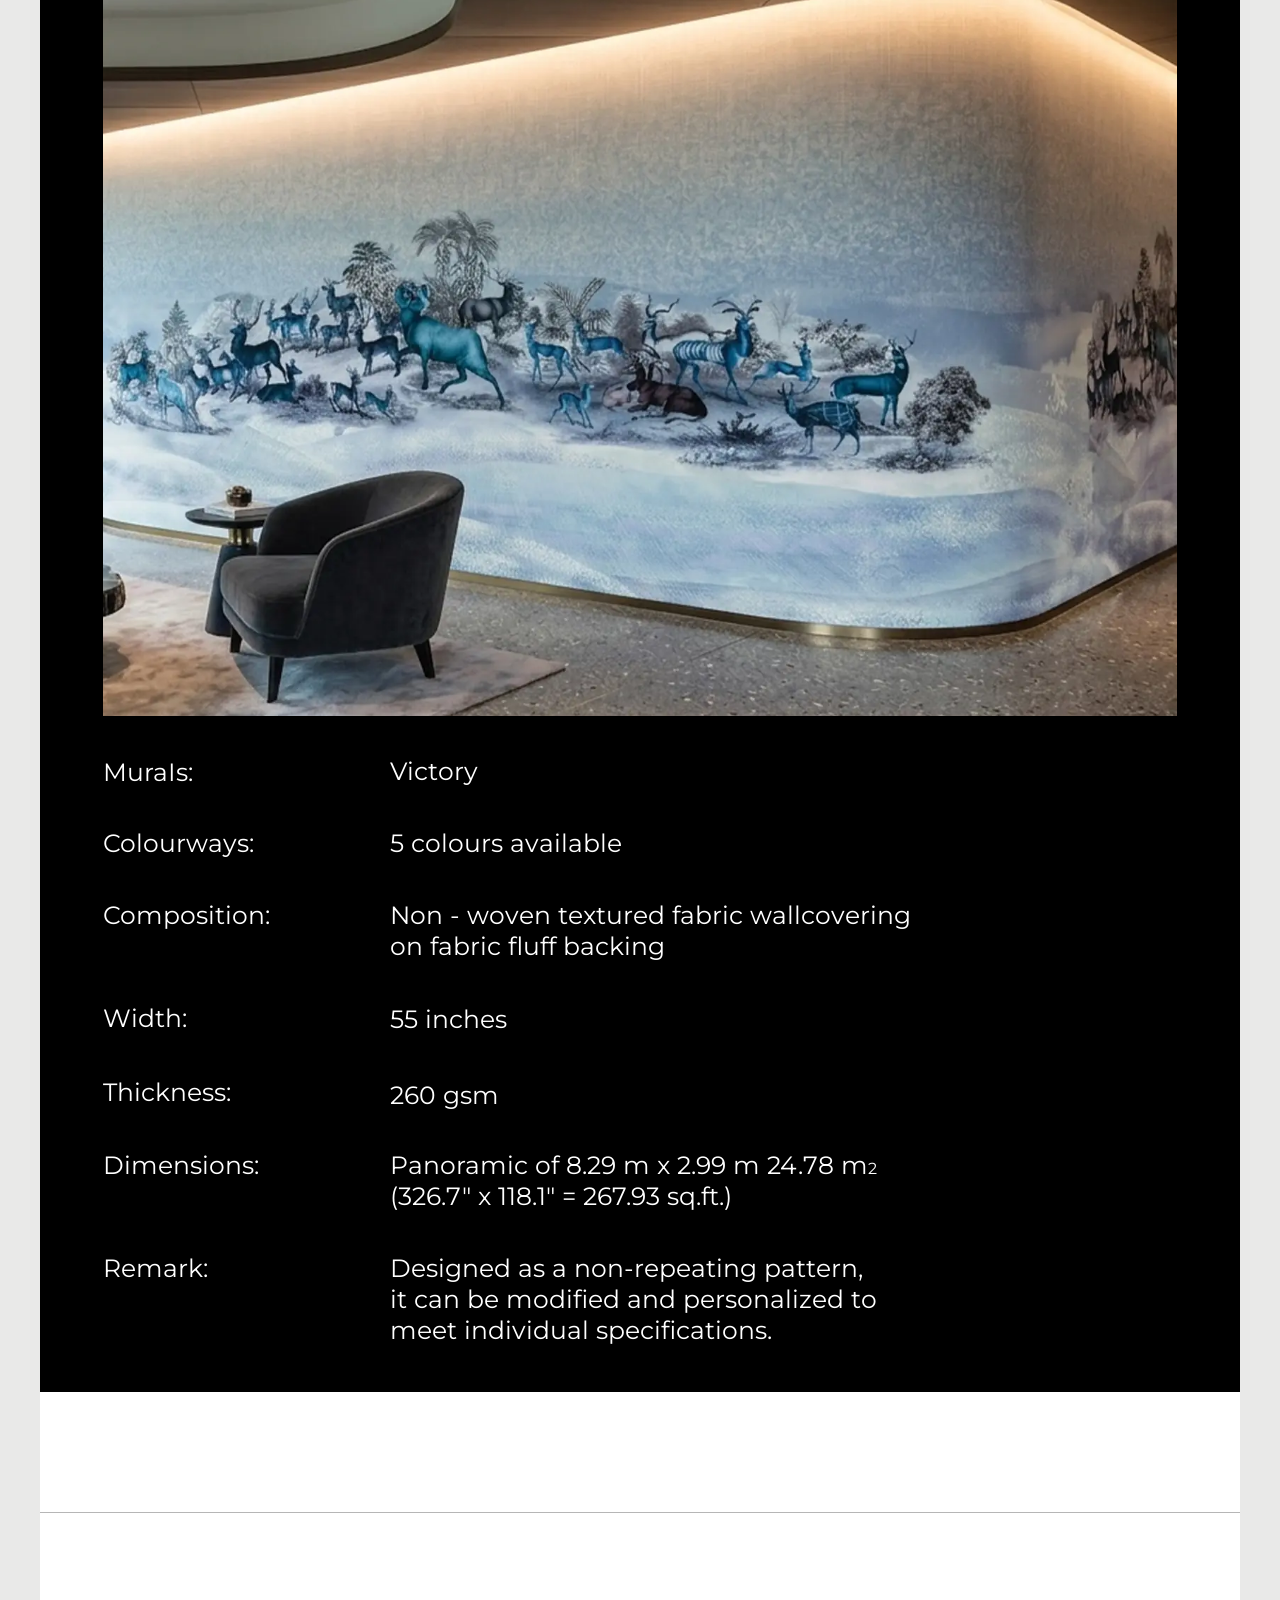
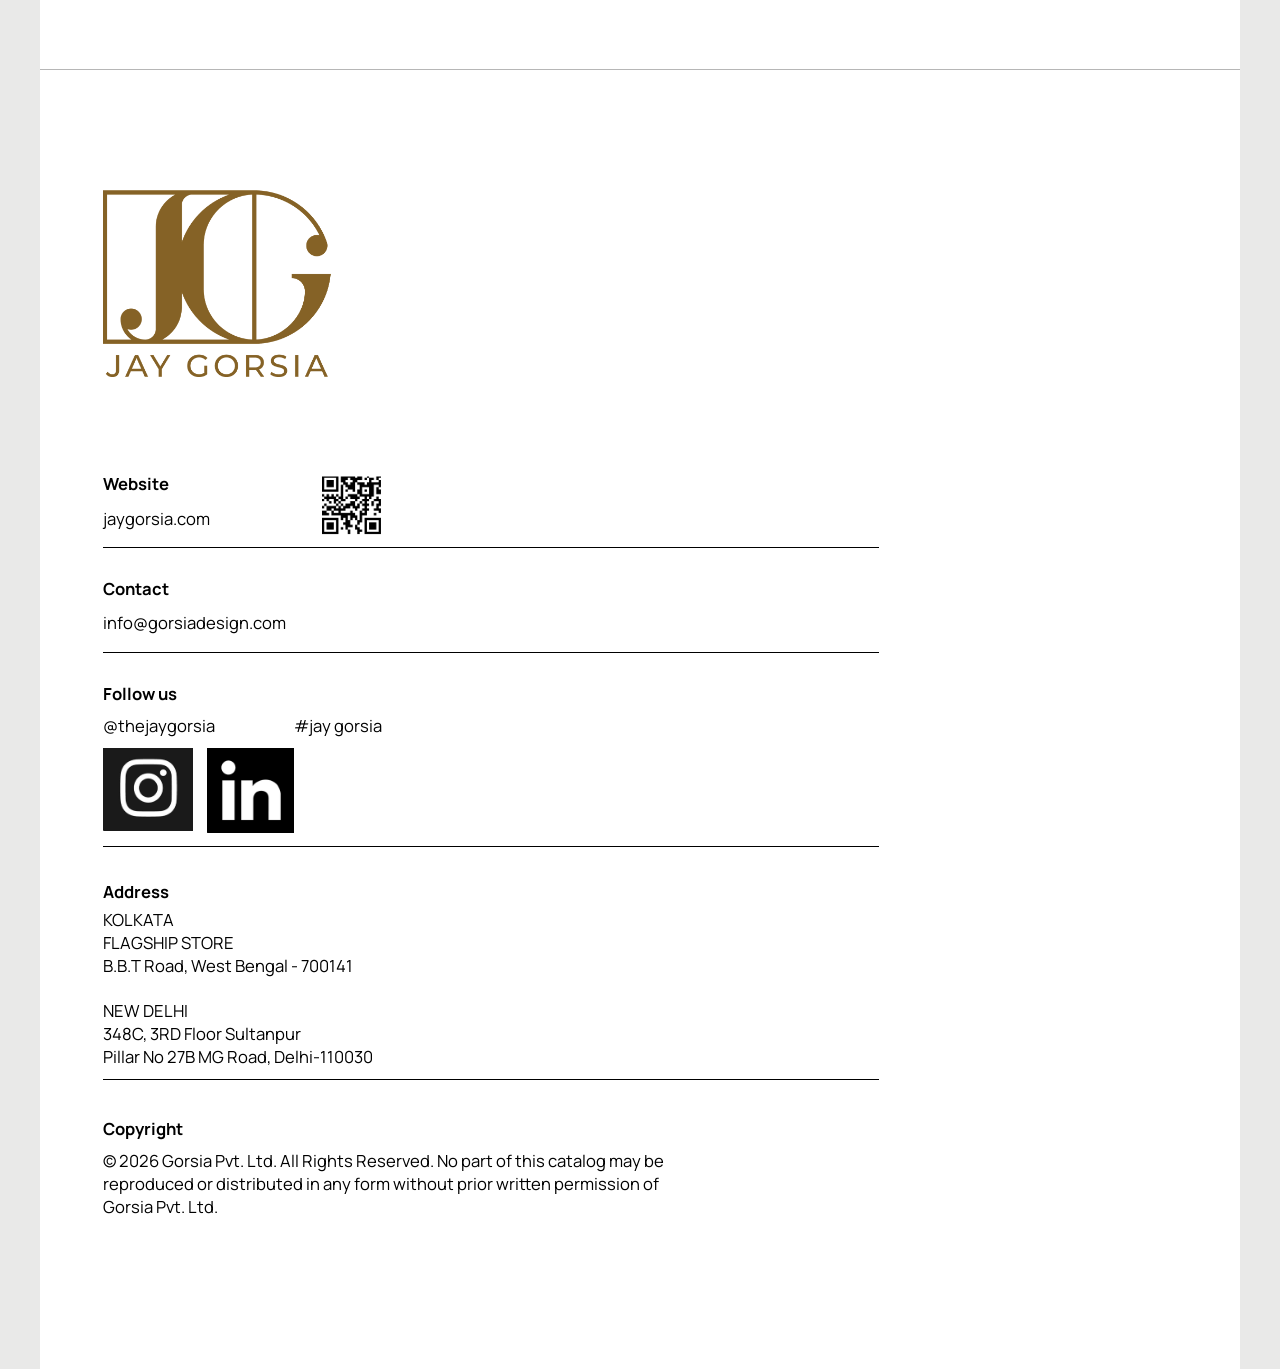
<file: victory.html>
<!DOCTYPE html>
<html lang="en"><head><meta charset="utf-8">
<meta name="viewport" content="width=device-width, initial-scale=1">
<title>Mural VICTORY – Jay Gorsia Wallpapers</title>
<link href="https://fonts.googleapis.com/css2?family=Inria+Serif&family=Manrope:wght@400;700&family=Montserrat:wght@300;400;500;700&display=swap" rel="stylesheet">
<link rel="stylesheet" href="assets/style.css">
</head><body>
<main class="page" data-figma="420:2121" style="aspect-ratio:1440/11243">
<a class="back" href="index.html" style="left:8.4028%;top:0.5515%">← The Collection</a>
<div class="t" style="left:8.4028%;top:1.1919%;width:13.9583%;--fs:34;line-height:1.0294;letter-spacing:calc(4.76*100cqw/1440)">BESPOKE</div>
<div class="t" style="left:8.4028%;top:1.5032%;width:13.9583%;--fs:21;line-height:1.0952;letter-spacing:calc(.42*100cqw/1440);font-weight:700">WALLCOVERINGS</div>
<div class="t c" style="left:44.2361%;top:1.7077%;width:11.6667%;--fs:57;line-height:1.193">Mural</div>
<h1 class="t c" style="left:0;top:2.1969%;width:100%;--fs:86;line-height:1.1512;font-weight:500">VICTORY</h1>
<div class="i" style="left:8.4028%;top:3.5667%;width:83.2639%;height:6.8487%"><img alt="" class="f" src="images/victory-hero.webp" decoding="async" fetchpriority="high"></div>
<div class="t w" style="left:8.4028%;top:10.5933%;width:43.3333%;--fs:20;line-height:1.22">Victory celebrates strength and confidence through striking wildlife imagery and rich charcoal textures, creating a bold yet refined visual statement.</div>
<div class="i n" style="left:8.3333%;top:55.3055%;width:83.3333%;height:6.0393%"><div class="r" style="width:56.5833%;height:176.7305%"><img alt="" style="width:796.22%;height:161.15%;left:-356.53%;top:-30.66%" src="images/victory-diagram.webp" loading="lazy" decoding="async"></div></div>
<div class="i n" style="left:8.4028%;top:61.6472%;width:83.2639%;height:0.4714%"><div class="r" style="width:4.4204%;height:2262.2642%"><img alt="" style="width:9048.78%;height:143.72%;left:-5410.73%;top:-21.86%" src="images/valley-flowers-diagram.webp" loading="lazy" decoding="async"></div></div>
<div class="i" style="left:8.4028%;top:23.4546%;width:36.7361%;height:3.4244%"><img alt="" style="width:103.08%;height:100%;left:-0.11%;top:0%" src="images/home-victory-3.webp" loading="lazy" decoding="async"></div>
<div class="i" style="left:48.1944%;top:17.9223%;width:43.4722%;height:8.9567%"><img alt="" style="width:221.83%;height:100.23%;left:-20.71%;top:-0.12%" src="images/60eceaf9-be27-4118-9b6e-b3d3b4727620.webp" loading="lazy" decoding="async"></div>
<div class="i" style="left:8.2639%;top:31.0682%;width:83.4028%;height:4.1893%"><img alt="" class="f" src="images/victory-cw-blue-wash.webp" loading="lazy" decoding="async"></div>
<div class="i" style="left:8.2639%;top:38.2282%;width:83.4028%;height:4.1893%"><img alt="" class="f" src="images/victory-cw-mono.webp" loading="lazy" decoding="async"></div>
<div class="i" style="left:8.2639%;top:45.3882%;width:83.4028%;height:4.1893%"><img alt="" class="f" src="images/victory-cw-plain.webp" loading="lazy" decoding="async"></div>
<div class="bx" style="left:39.5833%;top:61.5939%;width:30%;height:0.5248%"></div>
<div class="bx" style="left:11.9444%;top:60.9891%;width:8.2639%;height:0.3558%"></div>
<div class="bx" style="left:29.9306%;top:60.9891%;width:8.2639%;height:0.3558%"></div>
<div class="bx" style="left:46.3194%;top:60.9891%;width:8.2639%;height:0.3558%"></div>
<div class="bx" style="left:62.9167%;top:60.9891%;width:8.2639%;height:0.3558%"></div>
<div class="bx" style="left:79.375%;top:60.9891%;width:8.2639%;height:0.3558%"></div>
<div class="t k" style="left:47.2917%;top:61.7362%;width:13.6806%;--fs:23;line-height:1.4783">260 cm ( 102.36" )</div>
<div class="t k" style="left:13.5417%;top:61.0869%;width:5.1389%;--fs:12;line-height:1.5">132 cm (52")</div>
<div class="t k" style="left:31.5278%;top:61.0869%;width:5.1389%;--fs:12;line-height:1.5">132 cm (52")</div>
<div class="t k" style="left:47.9167%;top:61.0869%;width:5.1389%;--fs:12;line-height:1.5">132 cm (52")</div>
<div class="t k" style="left:64.5139%;top:61.0869%;width:5.1389%;--fs:12;line-height:1.5">132 cm (52")</div>
<div class="t k" style="left:80.9722%;top:61.0869%;width:5.1389%;--fs:12;line-height:1.5">132 cm (52")</div>
<div class="t w" style="left:8.4028%;top:22.9476%;width:33.4028%;--fs:20;line-height:1.22">Victory blends striking wildlife imagery with rich charcoal textures for a bold, refined statement.</div>
<div class="t c" style="left:42.2917%;top:35.3464%;width:15.4167%;--fs:20;line-height:1.2">VICTORY-BLUE WASH</div>
<div class="t c" style="left:44.2709%;top:42.5064%;width:11.4583%;--fs:20;line-height:1.2">VICTORY-MONO</div>
<div class="t c" style="left:46.9444%;top:49.6665%;width:6.1806%;--fs:20;line-height:1.2">VICTORY</div>
<div class="t c k" style="left:40.4167%;top:54.8964%;width:19.1667%;--fs:20;line-height:1.2">VICTORY-DARK CHARCOAL</div>
<div class="blk" style="left:0%;top:67.0906%;width:100%;height:16.0722%"></div>
<div class="i" style="left:5.2778%;top:67.7577%;width:89.5139%;height:8.1918%"><img alt="" class="f" src="images/victory-spec.webp" loading="lazy" decoding="async"></div>
<div class="t wh" style="left:5.2778%;top:76.3942%;width:13.5417%;--fs:30;line-height:1.2">MuraIs:</div>
<div class="t wh" style="left:29.1667%;top:76.412%;width:48.6111%;--fs:30;line-height:1.0333">Victory</div>
<div class="t wh" style="left:5.2778%;top:77.1502%;width:13.5417%;--fs:30;line-height:1.2">Colourways:</div>
<div class="t wh" style="left:29.1667%;top:77.1591%;width:48.6111%;--fs:30;line-height:1.1667">5 colours available</div>
<div class="t wh" style="left:5.2778%;top:77.9151%;width:13.5417%;--fs:30;line-height:1.2">Composition:</div>
<div class="t wh" style="left:29.1667%;top:77.9151%;width:48.6111%;--fs:30;line-height:1.2333">Non - woven textured fabric wallcovering
on fabric fluff backing</div>
<div class="t wh" style="left:5.2778%;top:79.0181%;width:13.5417%;--fs:30;line-height:1.2">Width:</div>
<div class="t wh" style="left:29.1667%;top:79.0536%;width:48.6111%;--fs:30;line-height:1.0333">55 inches</div>
<div class="t wh" style="left:5.2778%;top:79.8097%;width:13.5417%;--fs:30;line-height:1.2">Thickness:</div>
<div class="t wh" style="left:29.1667%;top:79.8541%;width:48.6111%;--fs:30;line-height:1.0667">260 gsm</div>
<div class="t wh" style="left:5.2778%;top:80.5835%;width:13.5417%;--fs:30;line-height:1.2">Dimensions:</div>
<div class="t wh" style="left:29.1667%;top:80.5835%;width:48.6111%;--fs:30;line-height:1.2333">Panoramic of 8.29 m x 2.99 m 24.78 m<span class="s">2</span>
(326.7" x 118.1" = 267.93 sq.ft.)</div>
<div class="t wh" style="left:5.2778%;top:81.6864%;width:13.5417%;--fs:30;line-height:1.2">Remark:</div>
<div class="t wh" style="left:29.1667%;top:81.6864%;width:48.6111%;--fs:30;line-height:1.2333">Designed as a non-repeating pattern,
it can be modified and personalized to
meet individual specifications.</div>
<div class="hr g" style="left:0%;top:84.4437%;width:100%;height:0%"></div>
<div class="hr g" style="left:0%;top:86.1247%;width:100%;height:0%"></div>
<div class="i" style="left:5.2778%;top:87.4055%;width:19.0278%;height:2.0101%"><img alt="" style="width:200.2%;height:262.43%;left:-0.1%;top:-162.43%" src="images/853ff2c4-60c0-4424-809c-5003fb65309c.webp" loading="lazy" decoding="async"></div>
<div class="i n" style="left:23.4722%;top:90.4652%;width:4.9306%;height:0.6226%;transform:scaleY(-1)"><img alt="QR" class="f" src="images/06fa7504-af35-4e3b-932e-40bd4d989556.png" loading="lazy" decoding="async"></div>
<div class="t k m b" style="left:5.2778%;top:90.394%;width:22.9167%;--fs:20;line-height:1.8">Website</div>
<div class="t k m" style="left:5.2778%;top:90.7498%;width:13.4028%;--fs:20;line-height:2"><a href="https://jaygorsia.com/intro/" target="_blank" rel="noopener">jaygorsia.com</a></div>
<div class="t k m b" style="left:5.2778%;top:91.5325%;width:22.9167%;--fs:20;line-height:1.6">Contact</div>
<div class="t k m" style="left:5.2778%;top:91.8527%;width:22.9167%;--fs:20;line-height:2.05">info@gorsiadesign.com</div>
<div class="t k m b" style="left:5.2778%;top:92.6443%;width:22.9167%;--fs:20;line-height:1.65">Follow us</div>
<div class="t k m" style="left:5.2778%;top:92.9734%;width:22.9167%;--fs:20;line-height:1.8">@thejaygorsia</div>
<div class="t k m" style="left:21.1806%;top:92.9734%;width:22.9167%;--fs:20;line-height:1.8">#jay gorsia</div>
<a class="i n" href="https://www.instagram.com/thejaygorsia/" target="_blank" rel="noopener" style="left:5.2778%;top:93.3737%;width:7.5139%;height:0.8805%"><img alt="Instagram" style="width:503.97%;height:372.35%;left:-46.86%;top:-50.65%" src="images/953dd919-89e7-4893-8965-abc6da97ef3d.webp" loading="lazy" decoding="async"></a>
<a class="i n" href="https://www.linkedin.com/company/jay-gorsia/posts/" target="_blank" rel="noopener" style="left:13.9583%;top:93.3737%;width:7.2222%;height:0.9072%"><img alt="LinkedIn" style="width:189.29%;height:193.69%;left:-44.64%;top:-48.01%" src="images/f23d51f9-d864-4594-9c83-29731ed79941.webp" loading="lazy" decoding="async"></a>
<div class="t k m b" style="left:5.2778%;top:94.7701%;width:22.9167%;--fs:20;line-height:1.6">Address</div>
<div class="t k m" style="left:5.2778%;top:95.0903%;width:34.0972%;--fs:20;line-height:1.366">KOLKATA
FLAGSHIP STORE
B.B.T Road, West Bengal - 700141

NEW DELHI
348C, 3RD Floor Sultanpur
Pillar No 27B MG Road, Delhi-110030</div>
<div class="t k m b" style="left:5.2778%;top:97.2605%;width:22.9167%;--fs:20;line-height:2.05">Copyright</div>
<div class="t w k m" style="left:5.2778%;top:97.6608%;width:49.5139%;--fs:20;line-height:1.366">© 2026 Gorsia Pvt. Ltd. All Rights Reserved. No part of this catalog may be reproduced or distributed in any form without prior written permission of Gorsia Pvt. Ltd.</div>
<div class="hr b" style="left:5.2778%;top:91.2301%;width:64.6528%;height:0%"></div>
<div class="hr b" style="left:5.2778%;top:92.3508%;width:64.6528%;height:0%"></div>
<div class="hr b" style="left:5.2778%;top:94.4143%;width:64.6528%;height:0%"></div>
<div class="hr b" style="left:5.2778%;top:96.9047%;width:64.6528%;height:0%"></div>
</main>
</body></html>
</file>
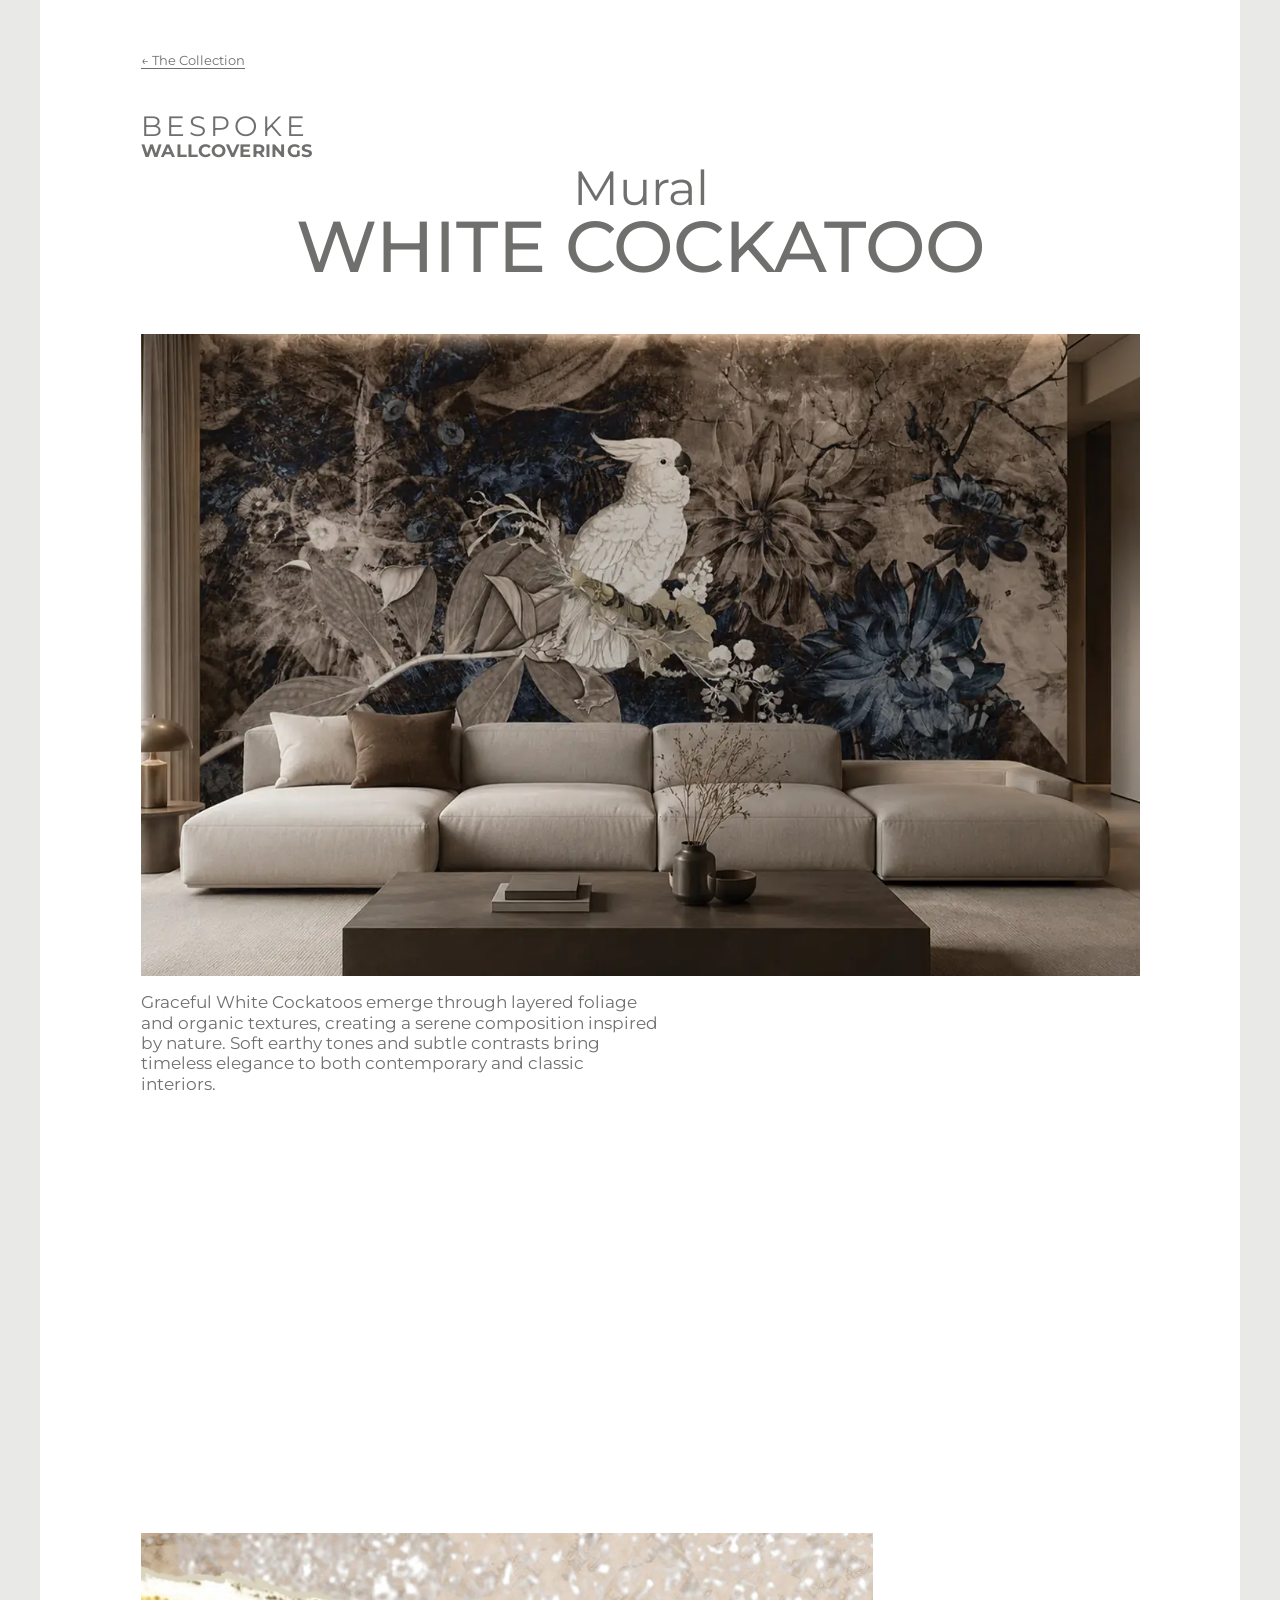
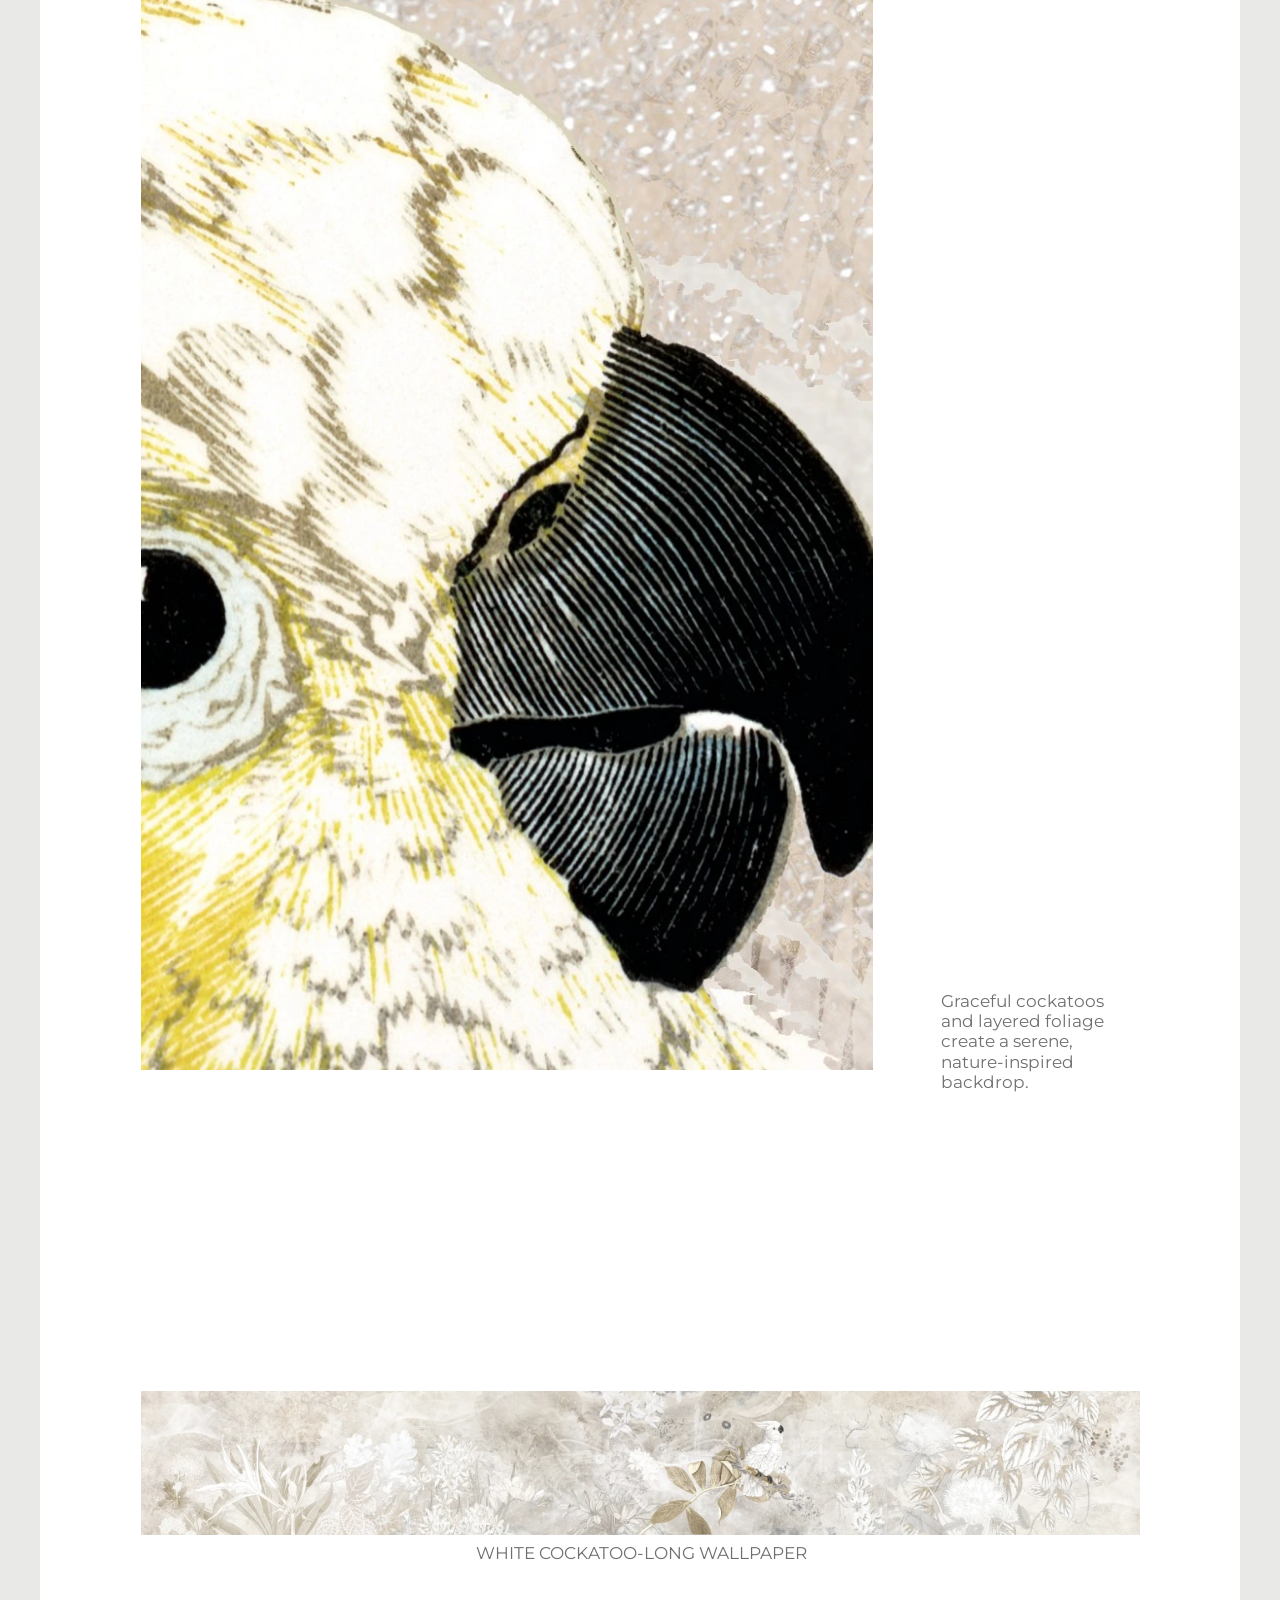
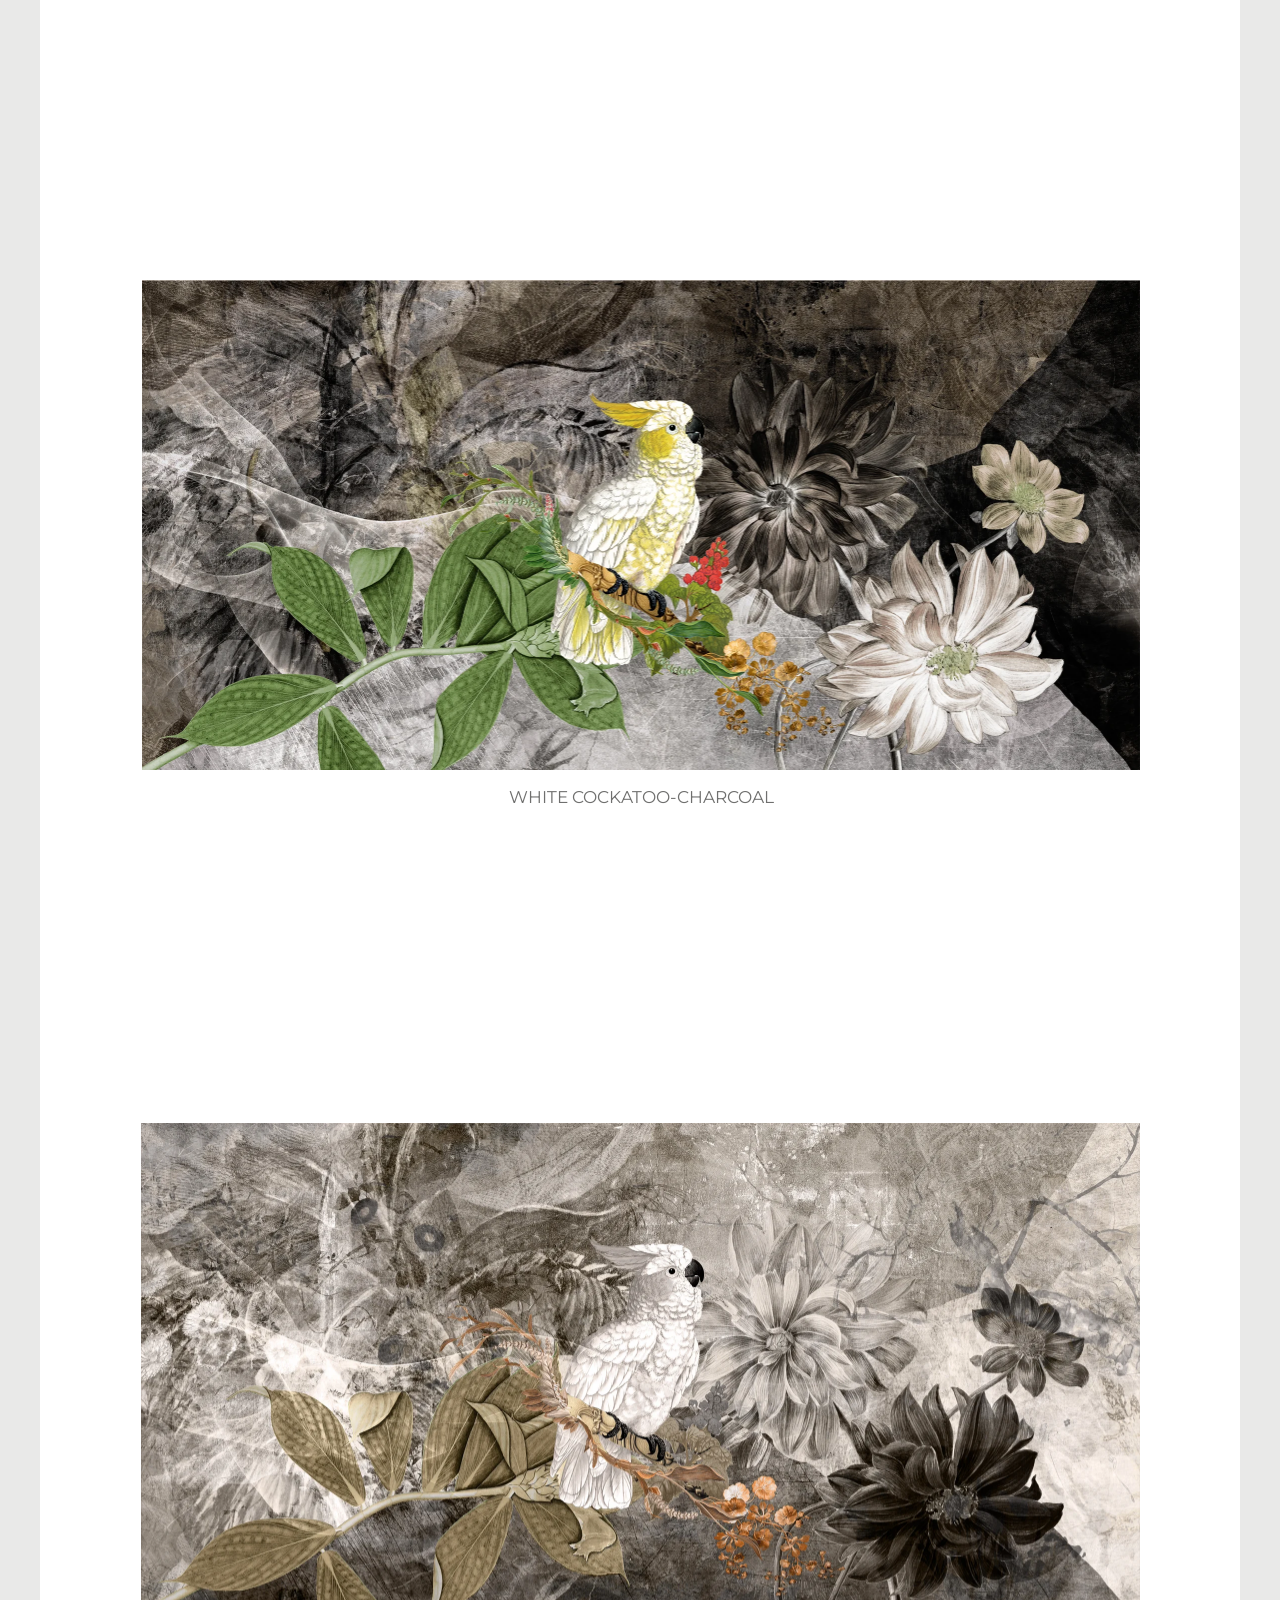
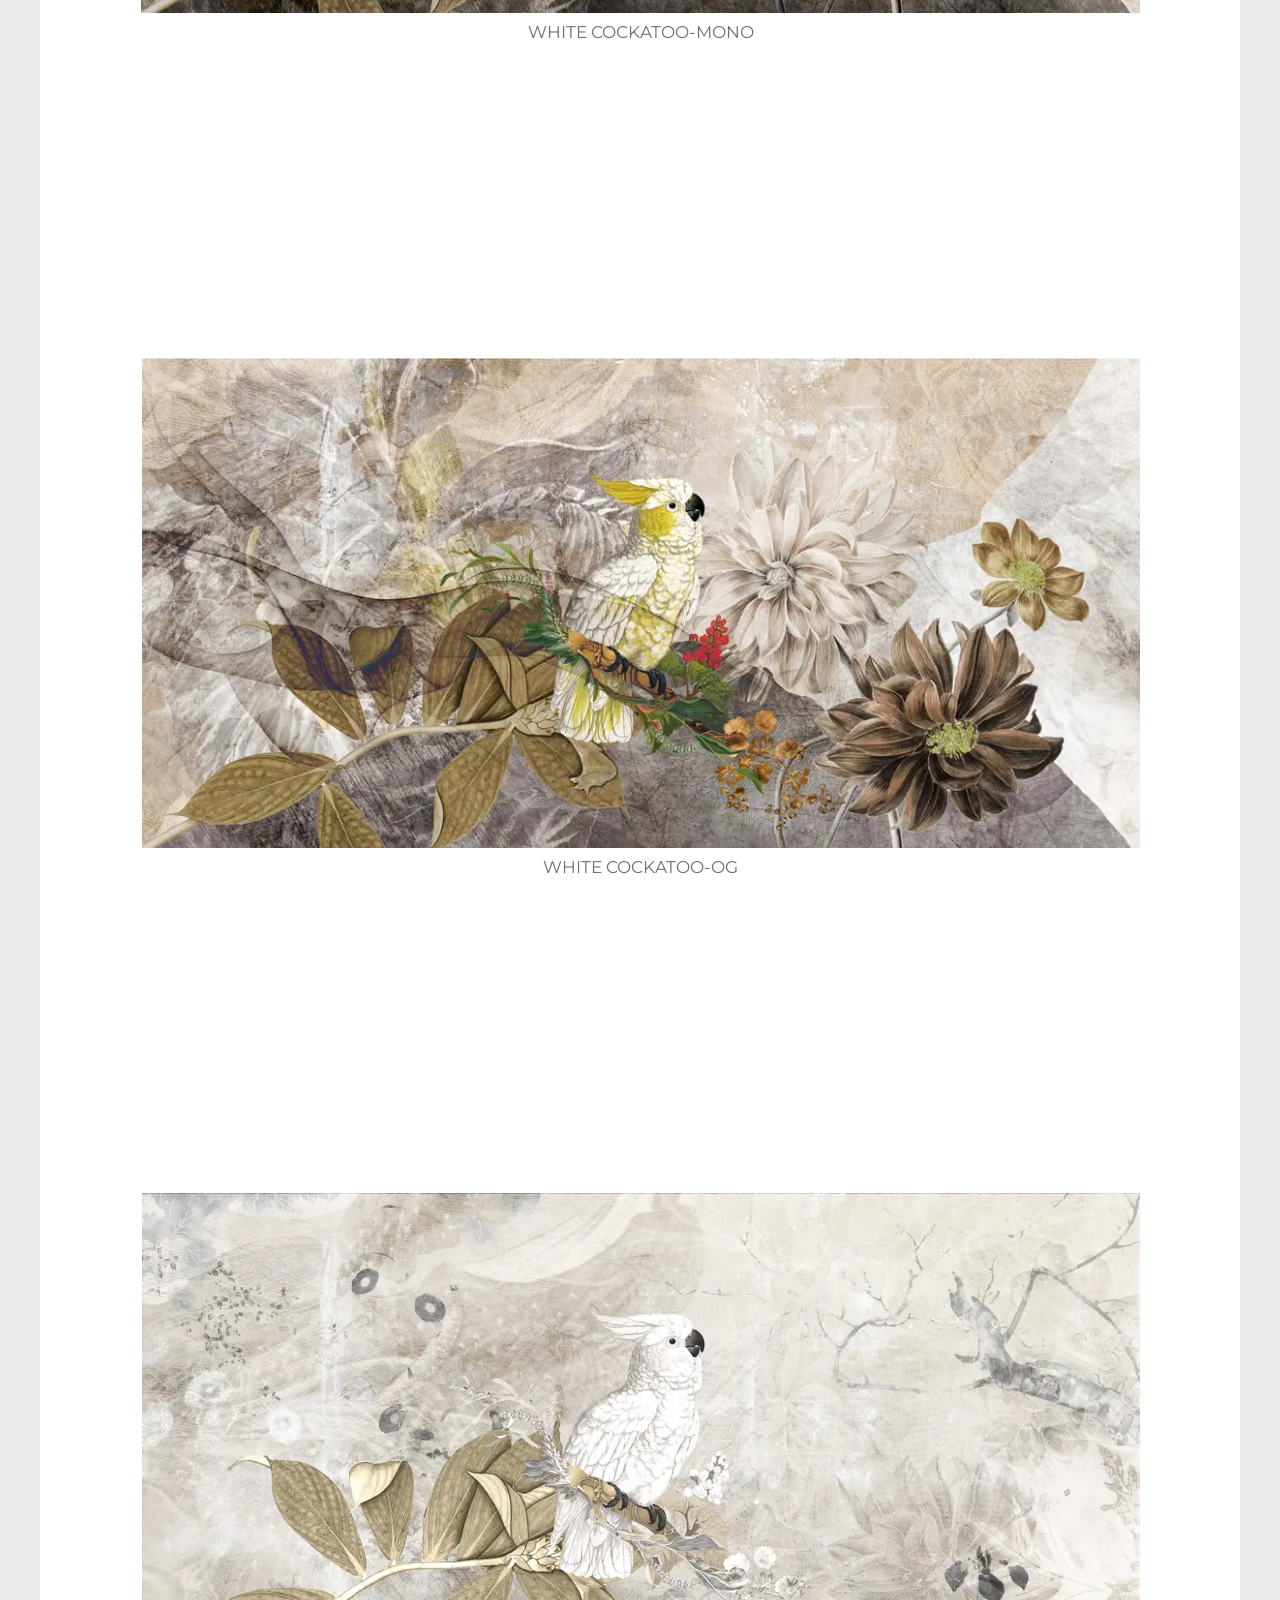
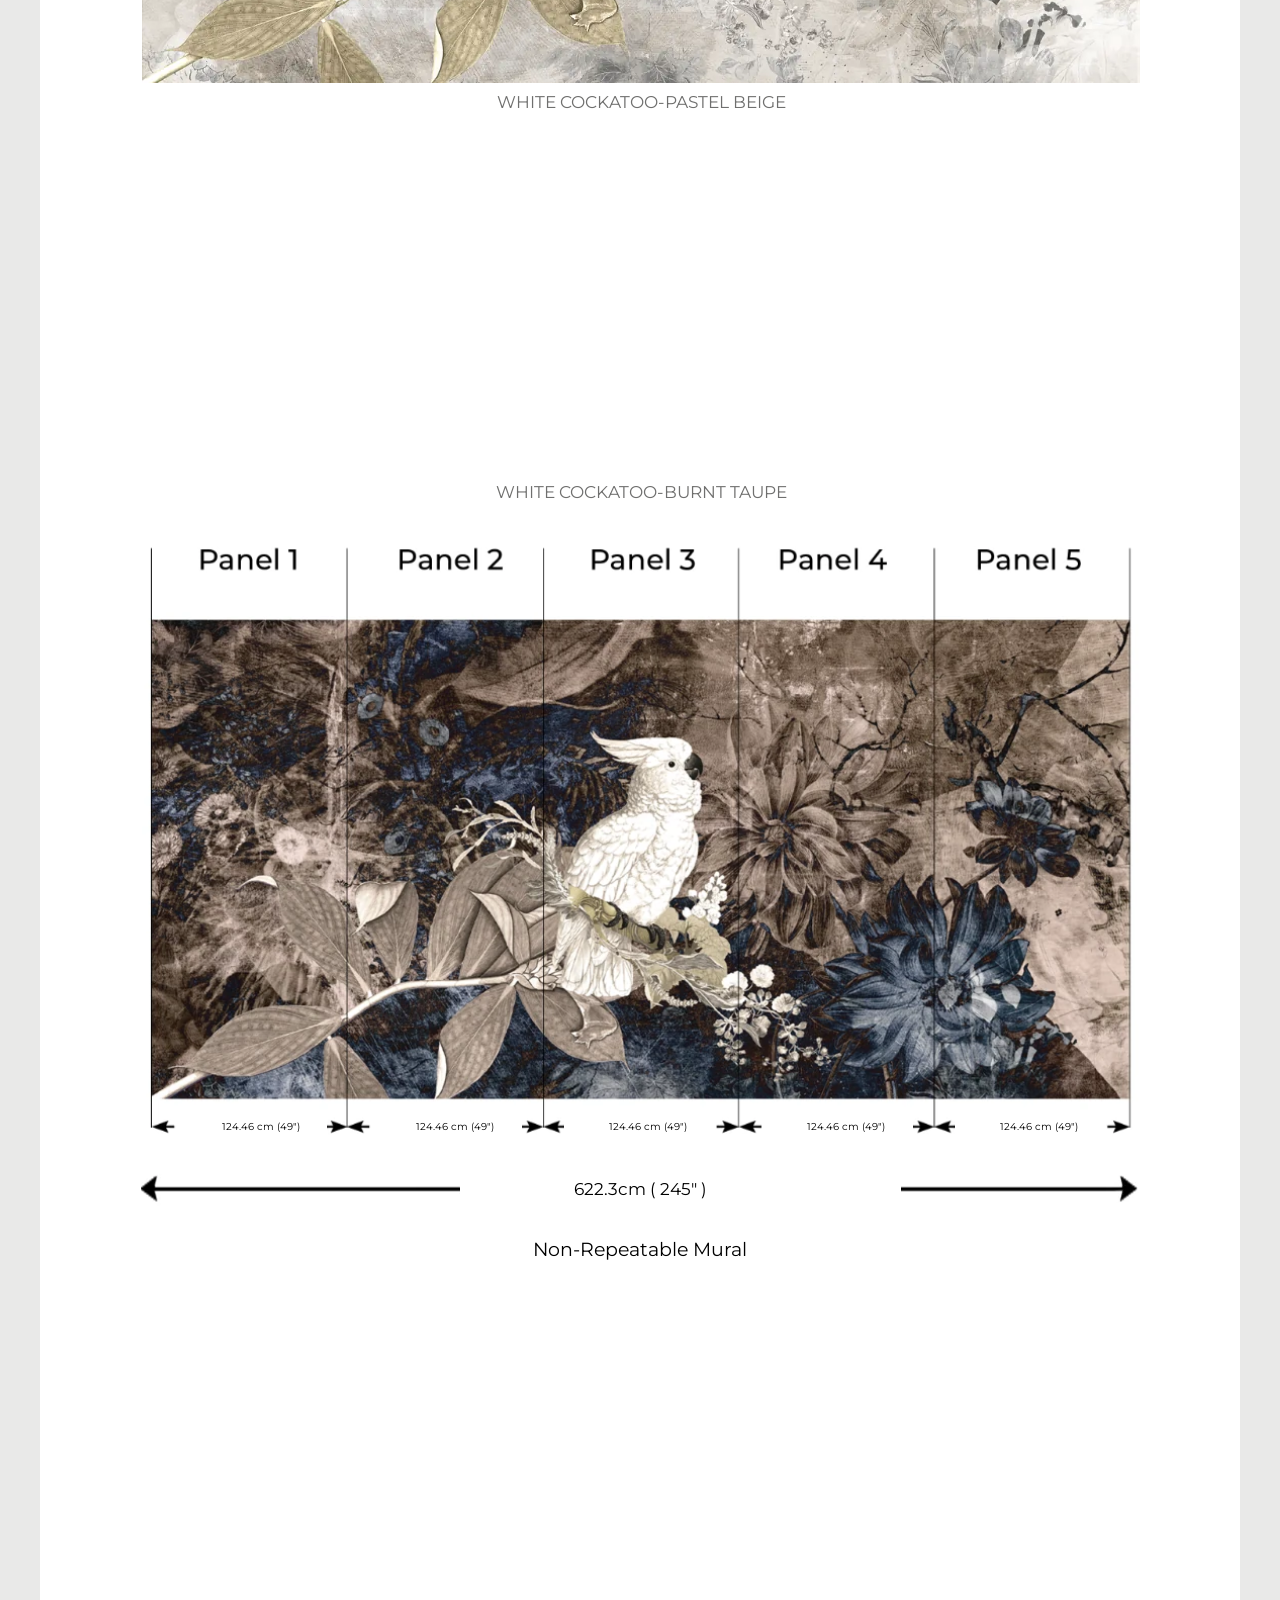
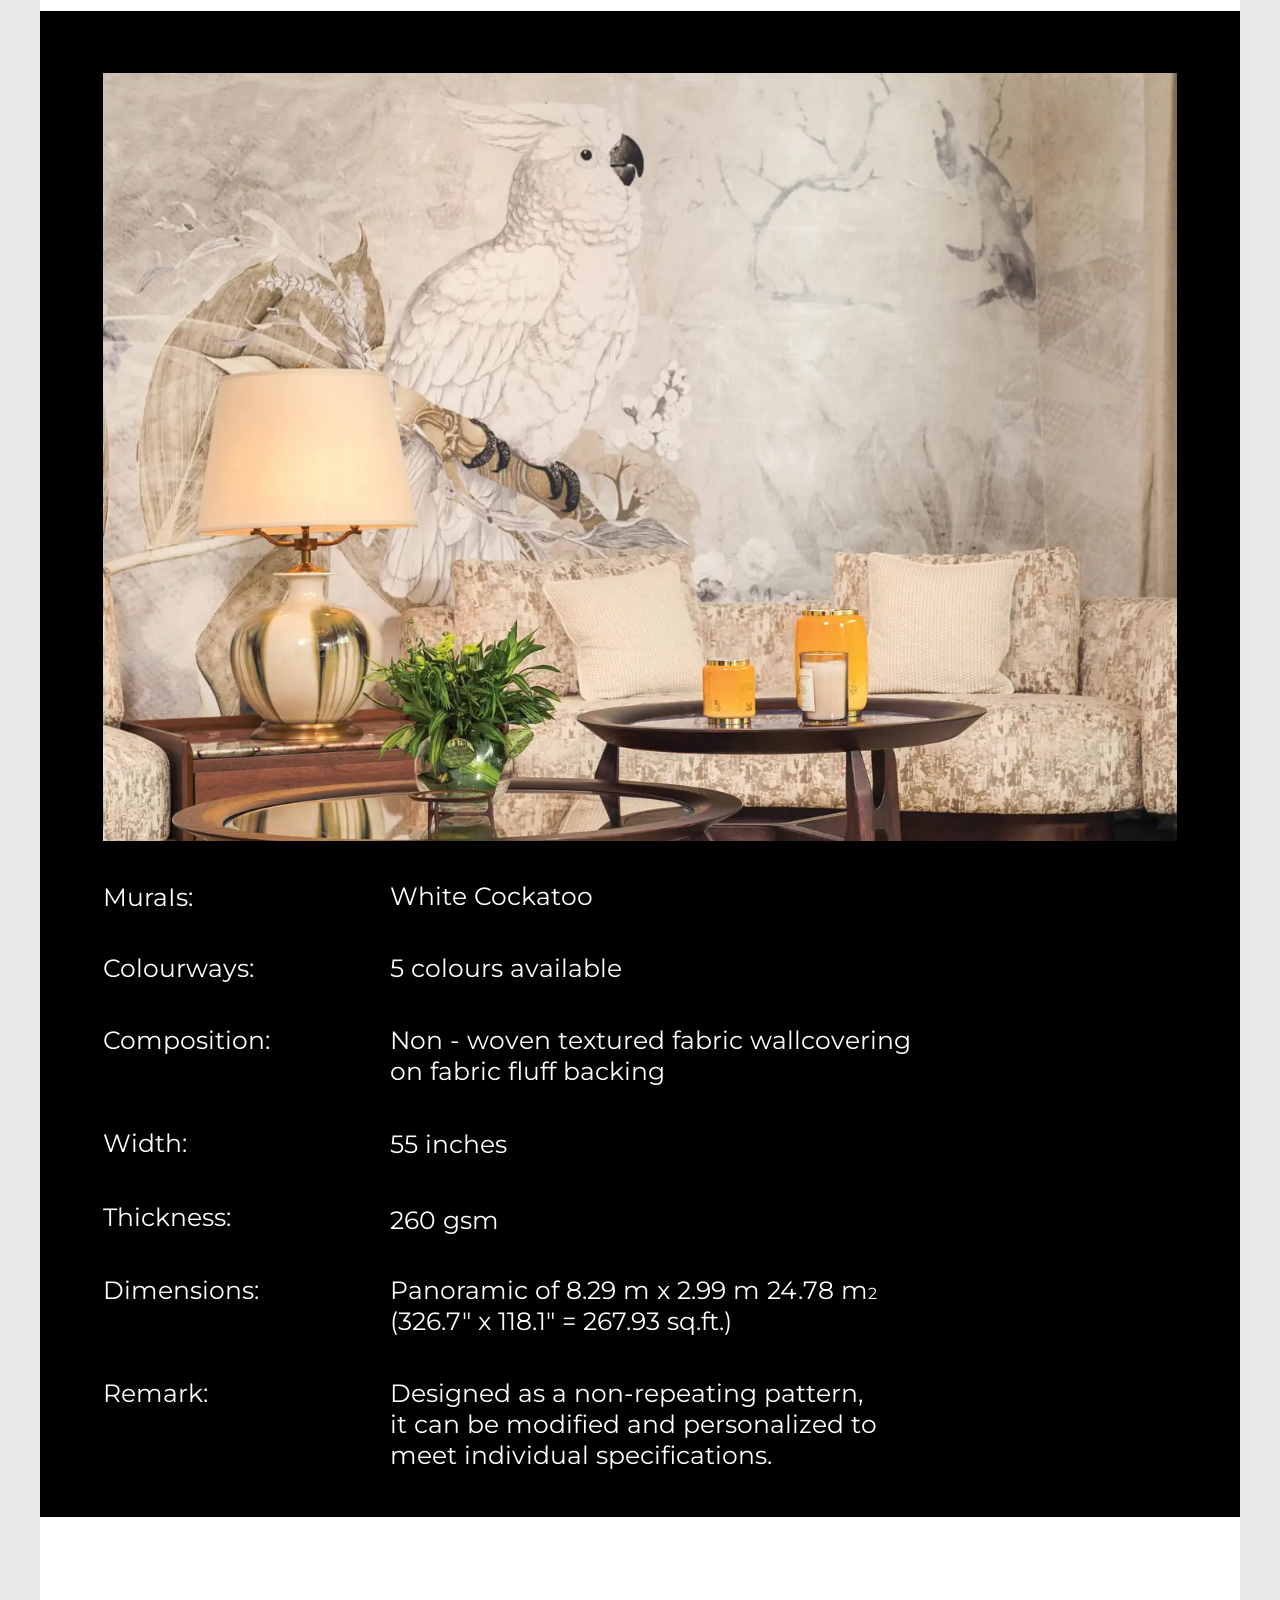
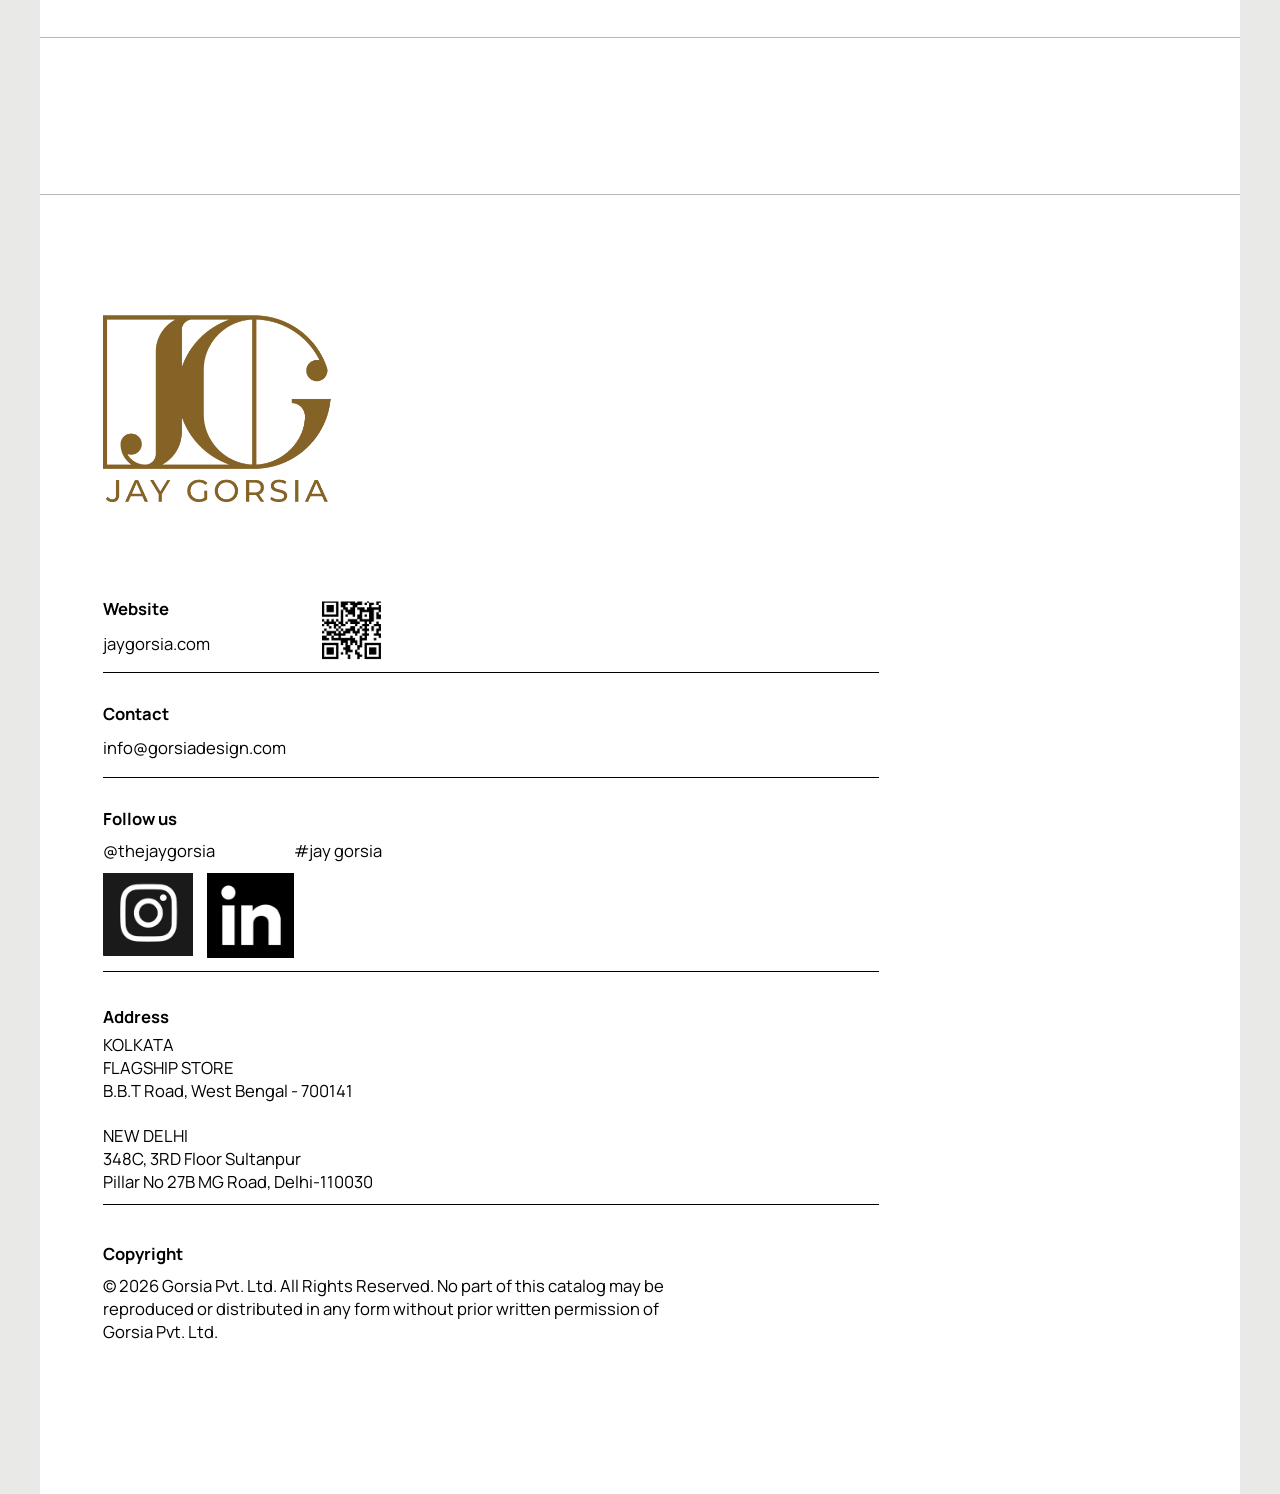
<file: white-cockatoo.html>
<!DOCTYPE html>
<html lang="en"><head><meta charset="utf-8">
<meta name="viewport" content="width=device-width, initial-scale=1">
<title>Mural WHITE COCKATOO – Jay Gorsia Wallpapers</title>
<link href="https://fonts.googleapis.com/css2?family=Inria+Serif&family=Manrope:wght@400;700&family=Montserrat:wght@300;400;500;700&display=swap" rel="stylesheet">
<link rel="stylesheet" href="assets/style.css">
</head><body>
<main class="page" data-figma="420:2190" style="aspect-ratio:1440/13313">
<a class="back" href="index.html" style="left:8.4028%;top:0.4657%">← The Collection</a>
<div class="t" style="left:8.4028%;top:1.0065%;width:13.9583%;--fs:34;line-height:1.0294;letter-spacing:calc(4.76*100cqw/1440)">BESPOKE</div>
<div class="t" style="left:8.4028%;top:1.2694%;width:13.9583%;--fs:21;line-height:1.0952;letter-spacing:calc(.42*100cqw/1440);font-weight:700">WALLCOVERINGS</div>
<div class="t c" style="left:44.2361%;top:1.4422%;width:11.6667%;--fs:57;line-height:1.193">Mural</div>
<h1 class="t c" style="left:0;top:1.8553%;width:100%;--fs:86;line-height:1.1512;font-weight:500">WHITE COCKATOO</h1>
<div class="i" style="left:8.4028%;top:3.0121%;width:83.2639%;height:5.7838%"><img alt="" class="f" src="images/white-cockatoo-hero.webp" decoding="async" fetchpriority="high"></div>
<div class="t w" style="left:8.4028%;top:8.9461%;width:43.3333%;--fs:20;line-height:1.22">Graceful White Cockatoos emerge through layered foliage and organic textures, creating a serene composition inspired by nature. Soft earthy tones and subtle contrasts bring timeless elegance to both contemporary and classic interiors.</div>
<div class="i n" style="left:8.4375%;top:62.5629%;width:83.1944%;height:5.6035%"><div class="r" style="width:62.2705%;height:160.5898%"><img alt="" style="width:666.2%;height:148.2%;left:-297.67%;top:-24.05%" src="images/white-cockatoo-diagram.webp" loading="lazy" decoding="async"></div></div>
<div class="i n" style="left:8.4028%;top:68.2115%;width:83.2639%;height:0.3981%"><div class="r" style="width:4.4204%;height:2262.2642%"><img alt="" style="width:9048.78%;height:143.72%;left:-5410.73%;top:-21.86%" src="images/valley-flowers-diagram.webp" loading="lazy" decoding="async"></div></div>
<div class="i" style="left:8.4028%;top:13.8211%;width:61.0417%;height:10.2456%"><img alt="" style="width:219.5%;height:100%;left:-92.7%;top:0%" src="images/324b3809-241f-411a-a2da-e6f34ddf2330.webp" loading="lazy" decoding="async"></div>
<div class="i" style="left:8.4028%;top:26.9586%;width:83.2639%;height:1.2995%"><img alt="" class="f" src="images/white-cockatoo-cw-long.webp" loading="lazy" decoding="async"></div>
<div class="i" style="left:8.4722%;top:31.3678%;width:83.1944%;height:4.4167%"><img alt="" class="f" src="images/white-cockatoo-cw-charcoal.webp" loading="lazy" decoding="async"></div>
<div class="i" style="left:8.4028%;top:38.9694%;width:83.2639%;height:4.4167%"><img alt="" class="f" src="images/white-cockatoo-cw-mono.webp" loading="lazy" decoding="async"></div>
<div class="i" style="left:8.4722%;top:46.4959%;width:83.1944%;height:4.4167%"><img alt="" class="f" src="images/white-cockatoo-cw-og.webp" loading="lazy" decoding="async"></div>
<div class="i" style="left:8.4722%;top:54.0224%;width:83.1944%;height:4.4167%"><img alt="" class="f" src="images/white-cockatoo-cw-pastel-beige.webp" loading="lazy" decoding="async"></div>
<div class="bx" style="left:35%;top:68.1665%;width:36.7361%;height:0.4432%"></div>
<div class="bx" style="left:11.3889%;top:67.6932%;width:12.5694%;height:0.2929%"></div>
<div class="bx" style="left:27.5694%;top:67.6932%;width:12.5694%;height:0.2929%"></div>
<div class="bx" style="left:43.6806%;top:67.6932%;width:12.5694%;height:0.2929%"></div>
<div class="bx" style="left:60.2083%;top:67.6932%;width:12.5694%;height:0.2929%"></div>
<div class="bx" style="left:76.25%;top:67.6932%;width:12.5694%;height:0.2929%"></div>
<div class="t c k" style="left:43.75%;top:68.3092%;width:12.5%;--fs:20;line-height:1.35">622.3cm ( 245" )</div>
<div class="t k" style="left:15.1389%;top:67.7759%;width:6.3889%;--fs:12;line-height:1.5">124.46 cm (49")</div>
<div class="t k" style="left:31.3194%;top:67.7759%;width:6.3889%;--fs:12;line-height:1.5">124.46 cm (49")</div>
<div class="t k" style="left:47.4306%;top:67.7759%;width:6.3889%;--fs:12;line-height:1.5">124.46 cm (49")</div>
<div class="t k" style="left:63.9583%;top:67.7759%;width:6.3889%;--fs:12;line-height:1.5">124.46 cm (49")</div>
<div class="t k" style="left:80%;top:67.7759%;width:6.3889%;--fs:12;line-height:1.5">124.46 cm (49")</div>
<div class="t w" style="left:75.0694%;top:23.3531%;width:16.3194%;--fs:20;line-height:1.22">Graceful cockatoos and layered foliage create a serene, nature-inspired backdrop.</div>
<div class="t c" style="left:36.3195%;top:28.3332%;width:27.3611%;--fs:20;line-height:1.2">WHITE COCKATOO-LONG WALLPAPER</div>
<div class="t c" style="left:39.0972%;top:35.9348%;width:21.875%;--fs:20;line-height:1.2">WHITE COCKATOO-CHARCOAL</div>
<div class="t c" style="left:40.6944%;top:43.4613%;width:18.6111%;--fs:20;line-height:1.2">WHITE COCKATOO-MONO</div>
<div class="t c" style="left:41.9444%;top:50.9878%;width:16.1111%;--fs:20;line-height:1.2">WHITE COCKATOO-OG</div>
<div class="t c" style="left:38.0556%;top:58.5142%;width:23.8889%;--fs:20;line-height:1.2">WHITE COCKATOO-PASTEL BEIGE</div>
<div class="t c" style="left:37.9861%;top:62.0296%;width:24.0278%;--fs:20;line-height:1.2">WHITE COCKATOO-BURNT TAUPE</div>
<div class="t c k" style="left:40.9028%;top:68.82%;width:18.1944%;--fs:23;line-height:1.4783">Non-Repeatable Mural</div>
<div class="blk" style="left:0%;top:72.2076%;width:100%;height:13.5732%"></div>
<div class="i" style="left:5.2778%;top:72.771%;width:89.5139%;height:6.9181%"><img alt="" class="f" src="images/white-cockatoo-spec.webp" loading="lazy" decoding="async"></div>
<div class="t wh" style="left:5.2778%;top:80.0646%;width:13.5417%;--fs:30;line-height:1.2">MuraIs:</div>
<div class="t wh" style="left:29.1667%;top:80.0796%;width:48.6111%;--fs:30;line-height:1.0333">White Cockatoo</div>
<div class="t wh" style="left:5.2778%;top:80.7031%;width:13.5417%;--fs:30;line-height:1.2">Colourways:</div>
<div class="t wh" style="left:29.1667%;top:80.7106%;width:48.6111%;--fs:30;line-height:1.1667">5 colours available</div>
<div class="t wh" style="left:5.2778%;top:81.3491%;width:13.5417%;--fs:30;line-height:1.2">Composition:</div>
<div class="t wh" style="left:29.1667%;top:81.3491%;width:48.6111%;--fs:30;line-height:1.2333">Non - woven textured fabric wallcovering
on fabric fluff backing</div>
<div class="t wh" style="left:5.2778%;top:82.2805%;width:13.5417%;--fs:30;line-height:1.2">Width:</div>
<div class="t wh" style="left:29.1667%;top:82.3105%;width:48.6111%;--fs:30;line-height:1.0333">55 inches</div>
<div class="t wh" style="left:5.2778%;top:82.949%;width:13.5417%;--fs:30;line-height:1.2">Thickness:</div>
<div class="t wh" style="left:29.1667%;top:82.9866%;width:48.6111%;--fs:30;line-height:1.0667">260 gsm</div>
<div class="t wh" style="left:5.2778%;top:83.6025%;width:13.5417%;--fs:30;line-height:1.2">Dimensions:</div>
<div class="t wh" style="left:29.1667%;top:83.6025%;width:48.6111%;--fs:30;line-height:1.2333">Panoramic of 8.29 m x 2.99 m 24.78 m<span class="s">2</span>
(326.7" x 118.1" = 267.93 sq.ft.)</div>
<div class="t wh" style="left:5.2778%;top:84.5339%;width:13.5417%;--fs:30;line-height:1.2">Remark:</div>
<div class="t wh" style="left:29.1667%;top:84.5339%;width:48.6111%;--fs:30;line-height:1.2333">Designed as a non-repeating pattern,
it can be modified and personalized to
meet individual specifications.</div>
<div class="hr g" style="left:0%;top:86.8625%;width:100%;height:0%"></div>
<div class="hr g" style="left:0%;top:88.2821%;width:100%;height:0%"></div>
<div class="i" style="left:5.2778%;top:89.3638%;width:19.0278%;height:1.6976%"><img alt="" style="width:200.2%;height:262.43%;left:-0.1%;top:-162.43%" src="images/853ff2c4-60c0-4424-809c-5003fb65309c.webp" loading="lazy" decoding="async"></div>
<div class="i n" style="left:23.4722%;top:91.9477%;width:4.9306%;height:0.5258%;transform:scaleY(-1)"><img alt="QR" class="f" src="images/06fa7504-af35-4e3b-932e-40bd4d989556.png" loading="lazy" decoding="async"></div>
<div class="t k m b" style="left:5.2778%;top:91.8876%;width:22.9167%;--fs:20;line-height:1.8">Website</div>
<div class="t k m" style="left:5.2778%;top:92.1881%;width:13.4028%;--fs:20;line-height:2"><a href="https://jaygorsia.com/intro/" target="_blank" rel="noopener">jaygorsia.com</a></div>
<div class="t k m b" style="left:5.2778%;top:92.8491%;width:22.9167%;--fs:20;line-height:1.6">Contact</div>
<div class="t k m" style="left:5.2778%;top:93.1195%;width:22.9167%;--fs:20;line-height:2.05">info@gorsiadesign.com</div>
<div class="t k m b" style="left:5.2778%;top:93.788%;width:22.9167%;--fs:20;line-height:1.65">Follow us</div>
<div class="t k m" style="left:5.2778%;top:94.066%;width:22.9167%;--fs:20;line-height:1.8">@thejaygorsia</div>
<div class="t k m" style="left:21.1806%;top:94.066%;width:22.9167%;--fs:20;line-height:1.8">#jay gorsia</div>
<a class="i n" href="https://www.instagram.com/thejaygorsia/" target="_blank" rel="noopener" style="left:5.2778%;top:94.404%;width:7.5139%;height:0.7436%"><img alt="Instagram" style="width:503.97%;height:372.35%;left:-46.86%;top:-50.65%" src="images/953dd919-89e7-4893-8965-abc6da97ef3d.webp" loading="lazy" decoding="async"></a>
<a class="i n" href="https://www.linkedin.com/company/jay-gorsia/posts/" target="_blank" rel="noopener" style="left:13.9583%;top:94.404%;width:7.2222%;height:0.7662%"><img alt="LinkedIn" style="width:189.29%;height:193.69%;left:-44.64%;top:-48.01%" src="images/f23d51f9-d864-4594-9c83-29731ed79941.webp" loading="lazy" decoding="async"></a>
<div class="t k m b" style="left:5.2778%;top:95.5833%;width:22.9167%;--fs:20;line-height:1.6">Address</div>
<div class="t k m" style="left:5.2778%;top:95.8537%;width:34.0972%;--fs:20;line-height:1.366">KOLKATA
FLAGSHIP STORE
B.B.T Road, West Bengal - 700141

NEW DELHI
348C, 3RD Floor Sultanpur
Pillar No 27B MG Road, Delhi-110030</div>
<div class="t k m b" style="left:5.2778%;top:97.6865%;width:22.9167%;--fs:20;line-height:2.05">Copyright</div>
<div class="t w k m" style="left:5.2778%;top:98.0245%;width:49.5139%;--fs:20;line-height:1.366">© 2026 Gorsia Pvt. Ltd. All Rights Reserved. No part of this catalog may be reproduced or distributed in any form without prior written permission of Gorsia Pvt. Ltd.</div>
<div class="hr b" style="left:5.2778%;top:92.5937%;width:64.6528%;height:0%"></div>
<div class="hr b" style="left:5.2778%;top:93.5401%;width:64.6528%;height:0%"></div>
<div class="hr b" style="left:5.2778%;top:95.2828%;width:64.6528%;height:0%"></div>
<div class="hr b" style="left:5.2778%;top:97.386%;width:64.6528%;height:0%"></div>
</main>
</body></html>
</file>
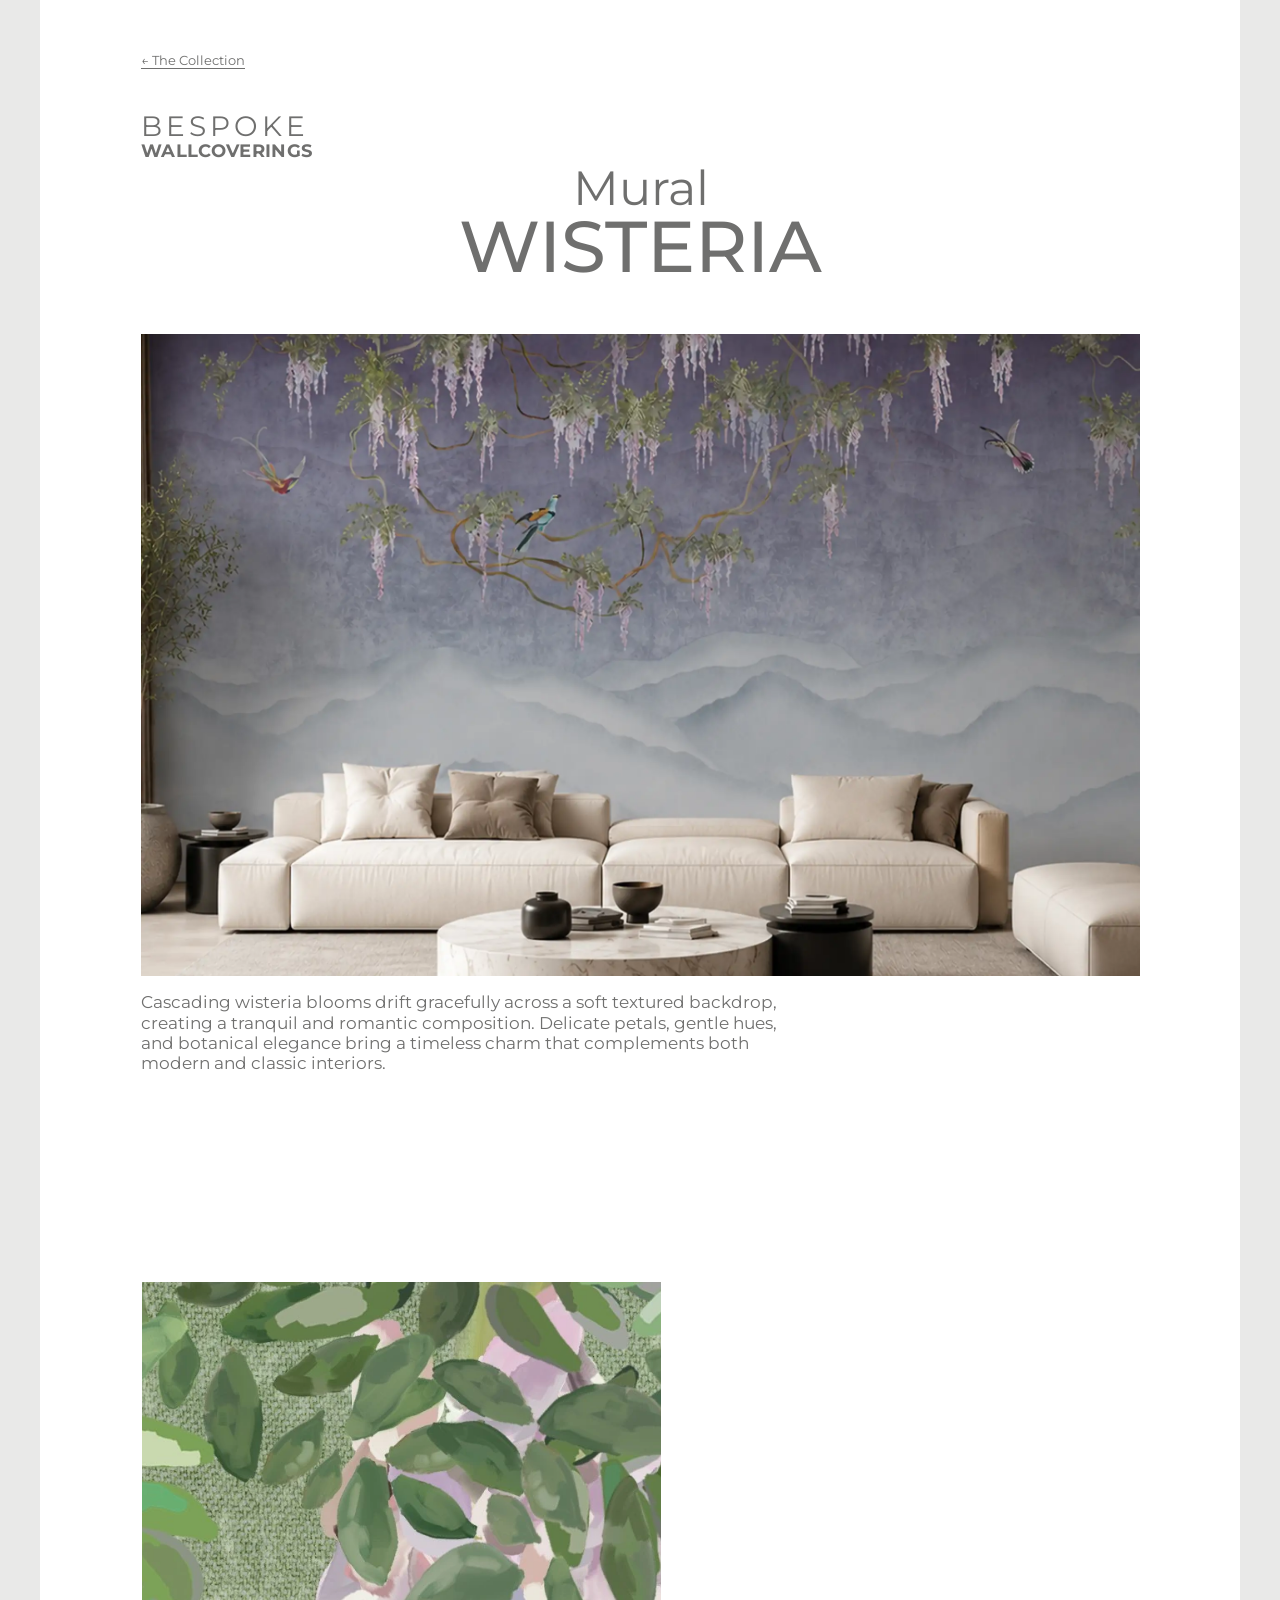
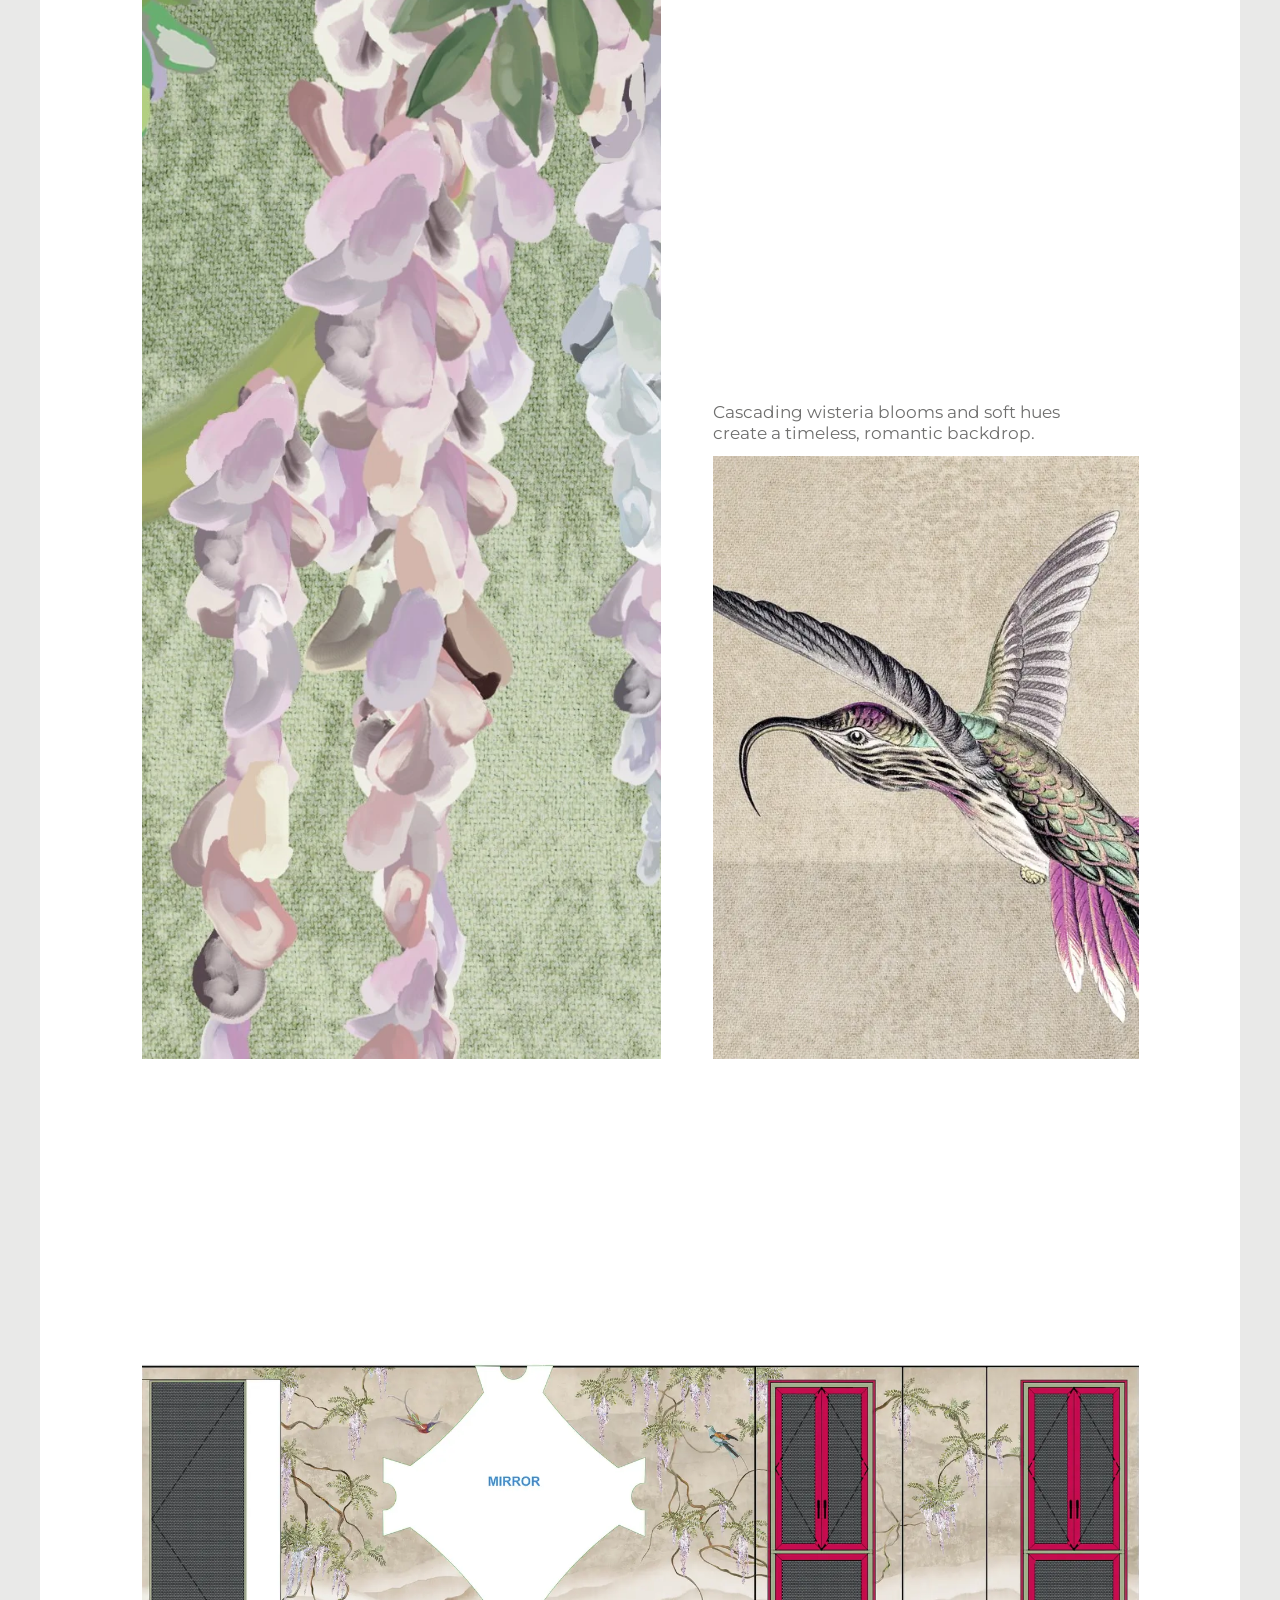
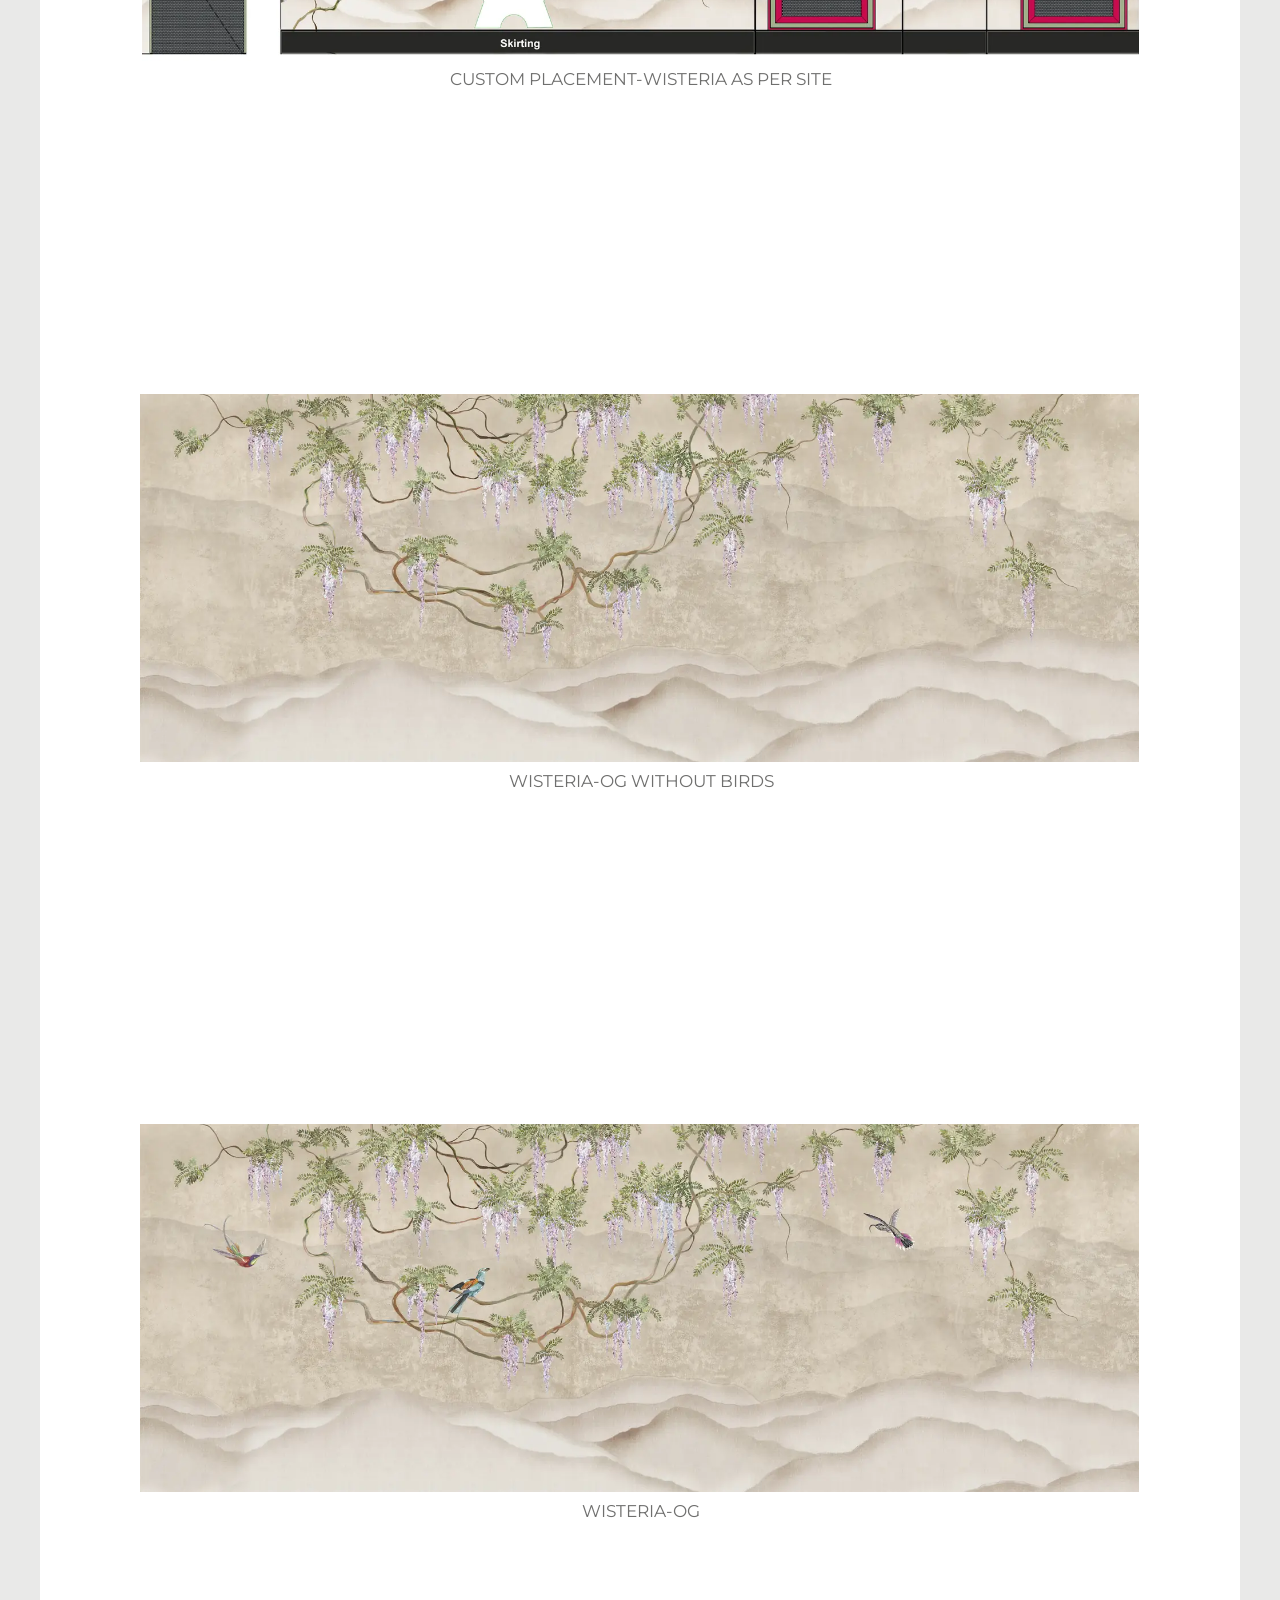
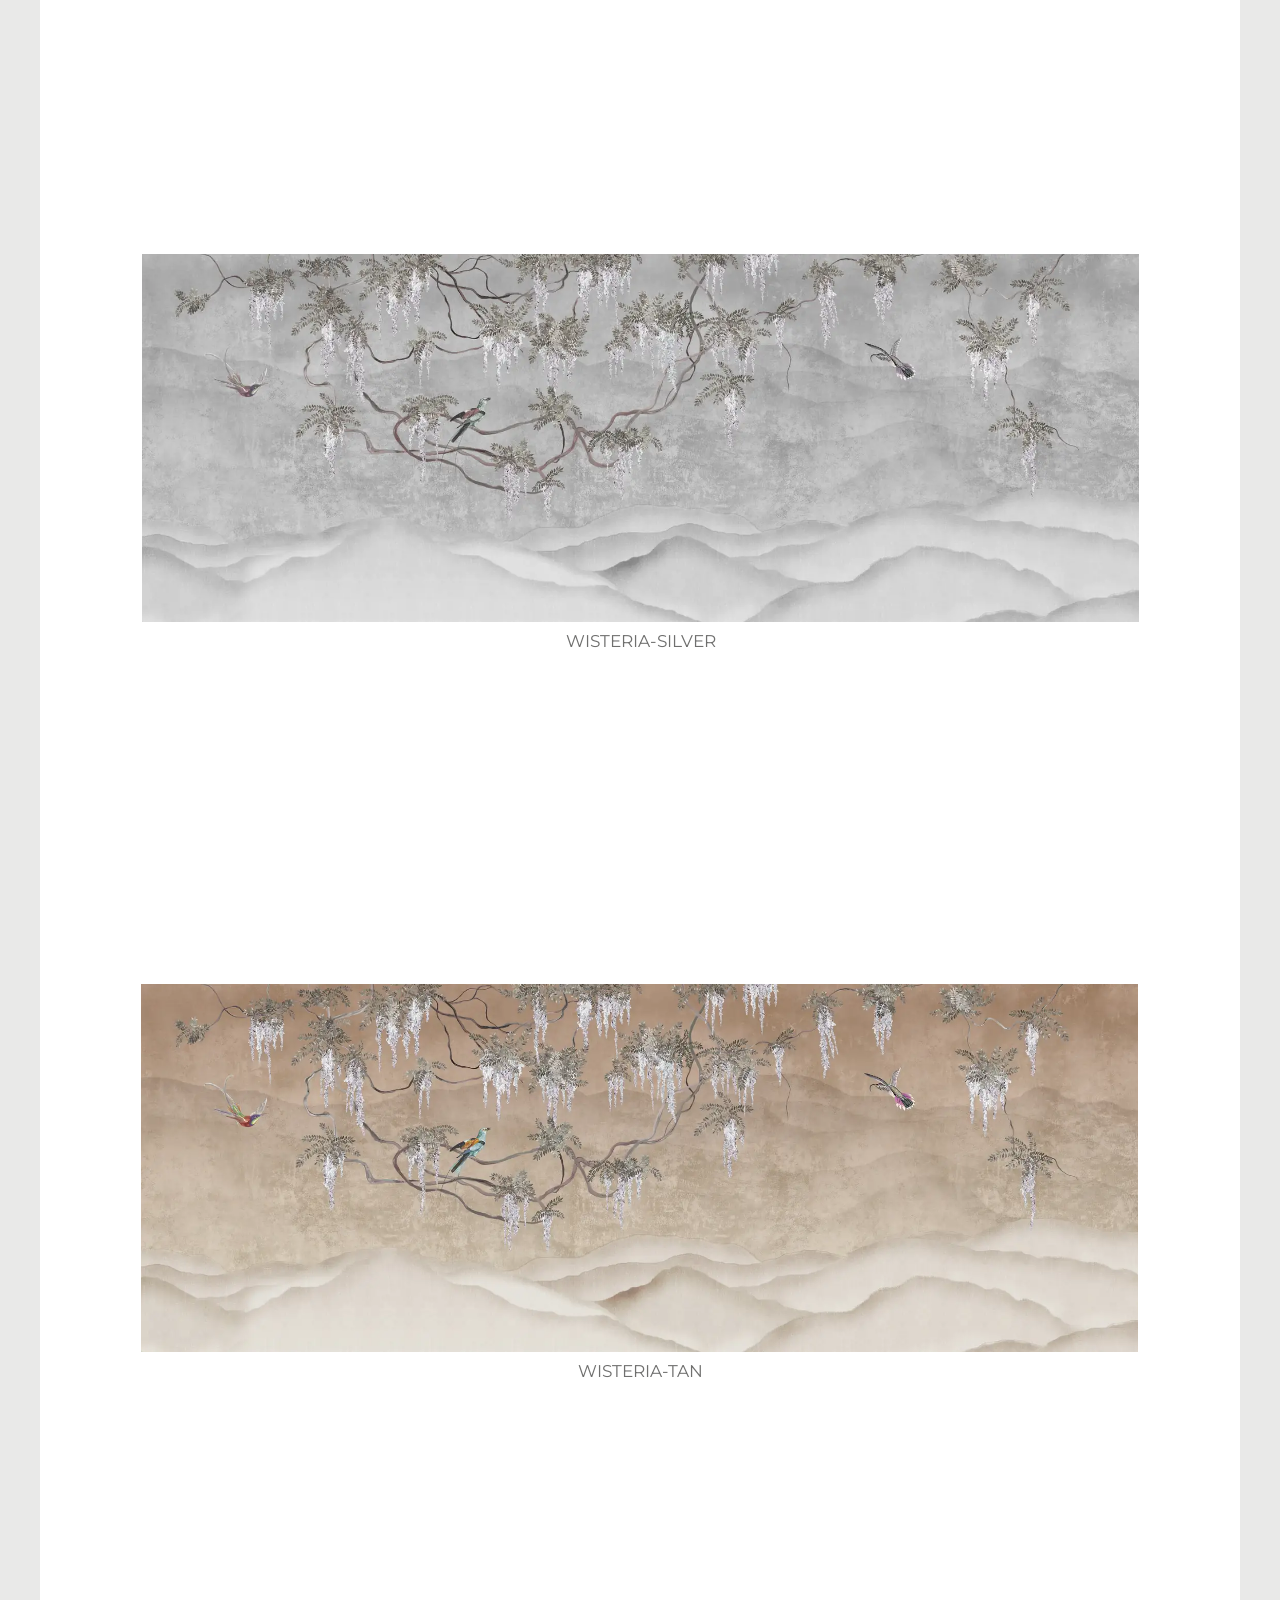
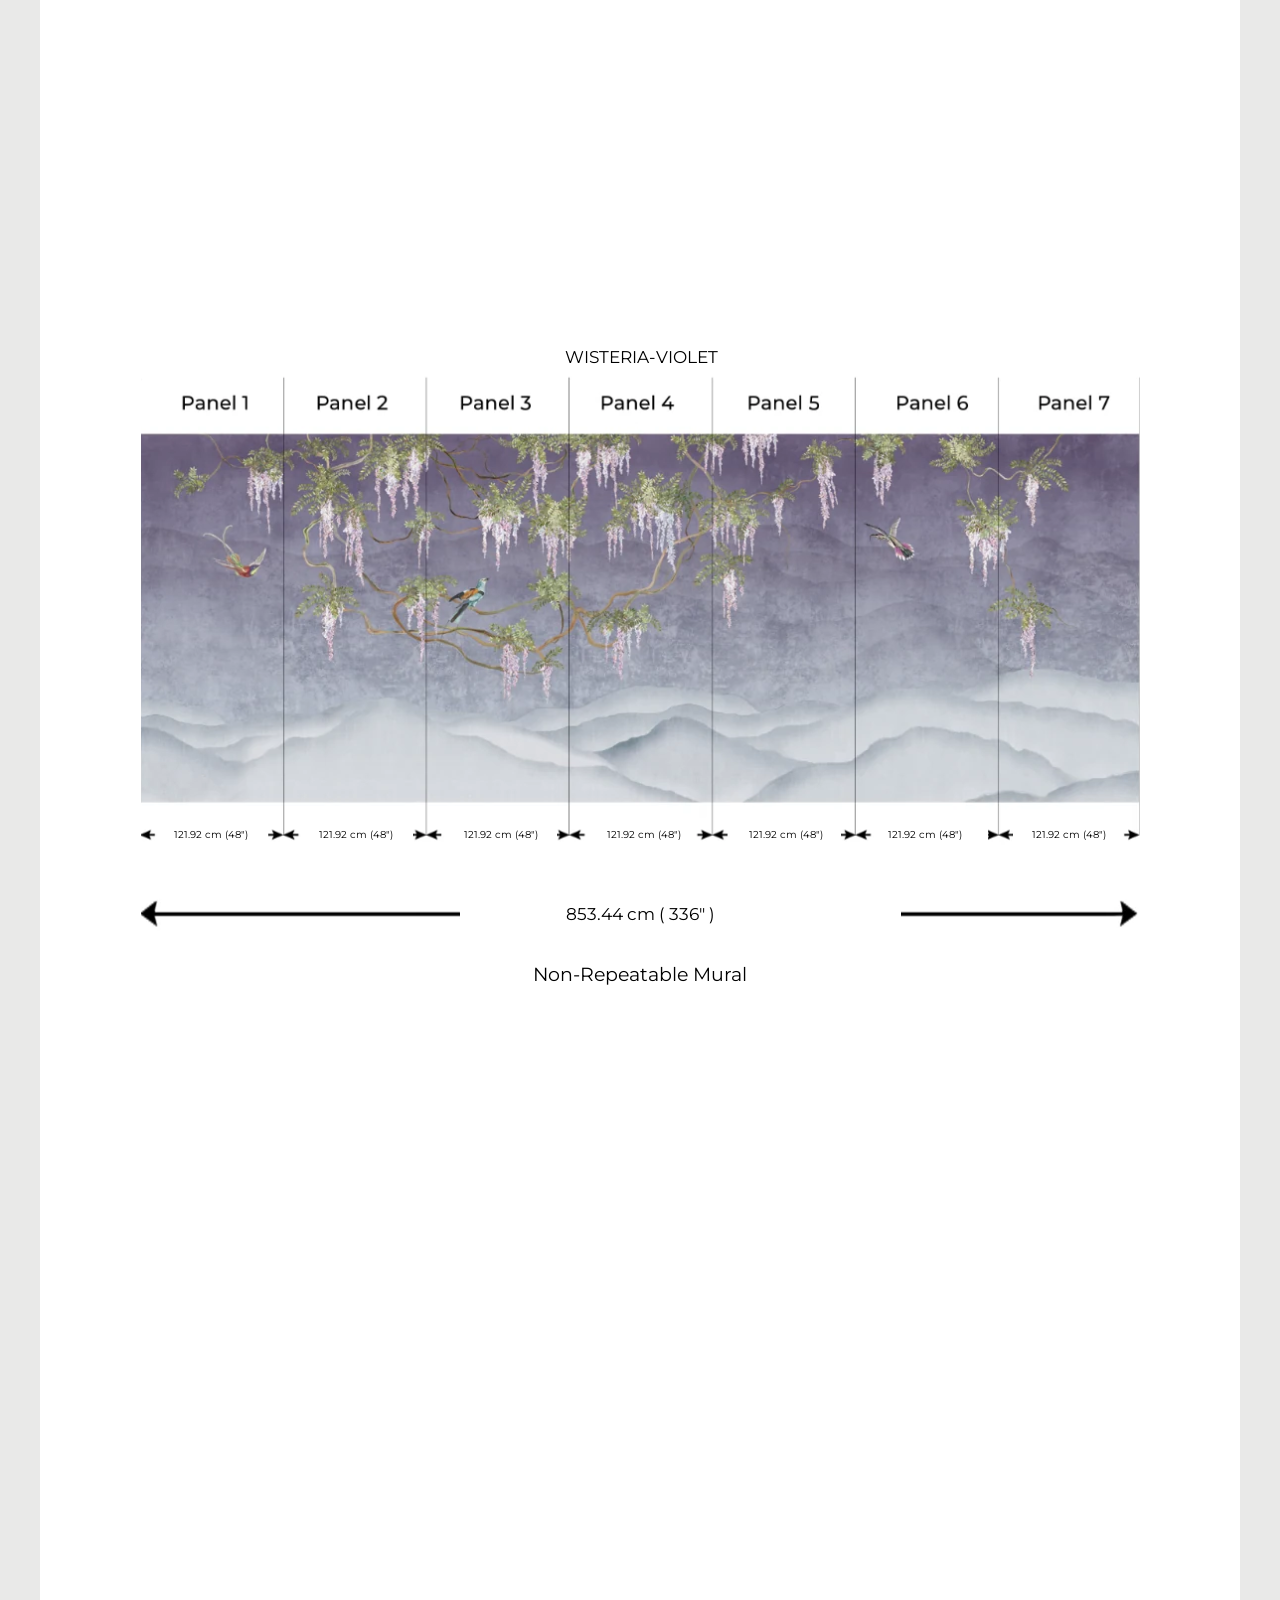
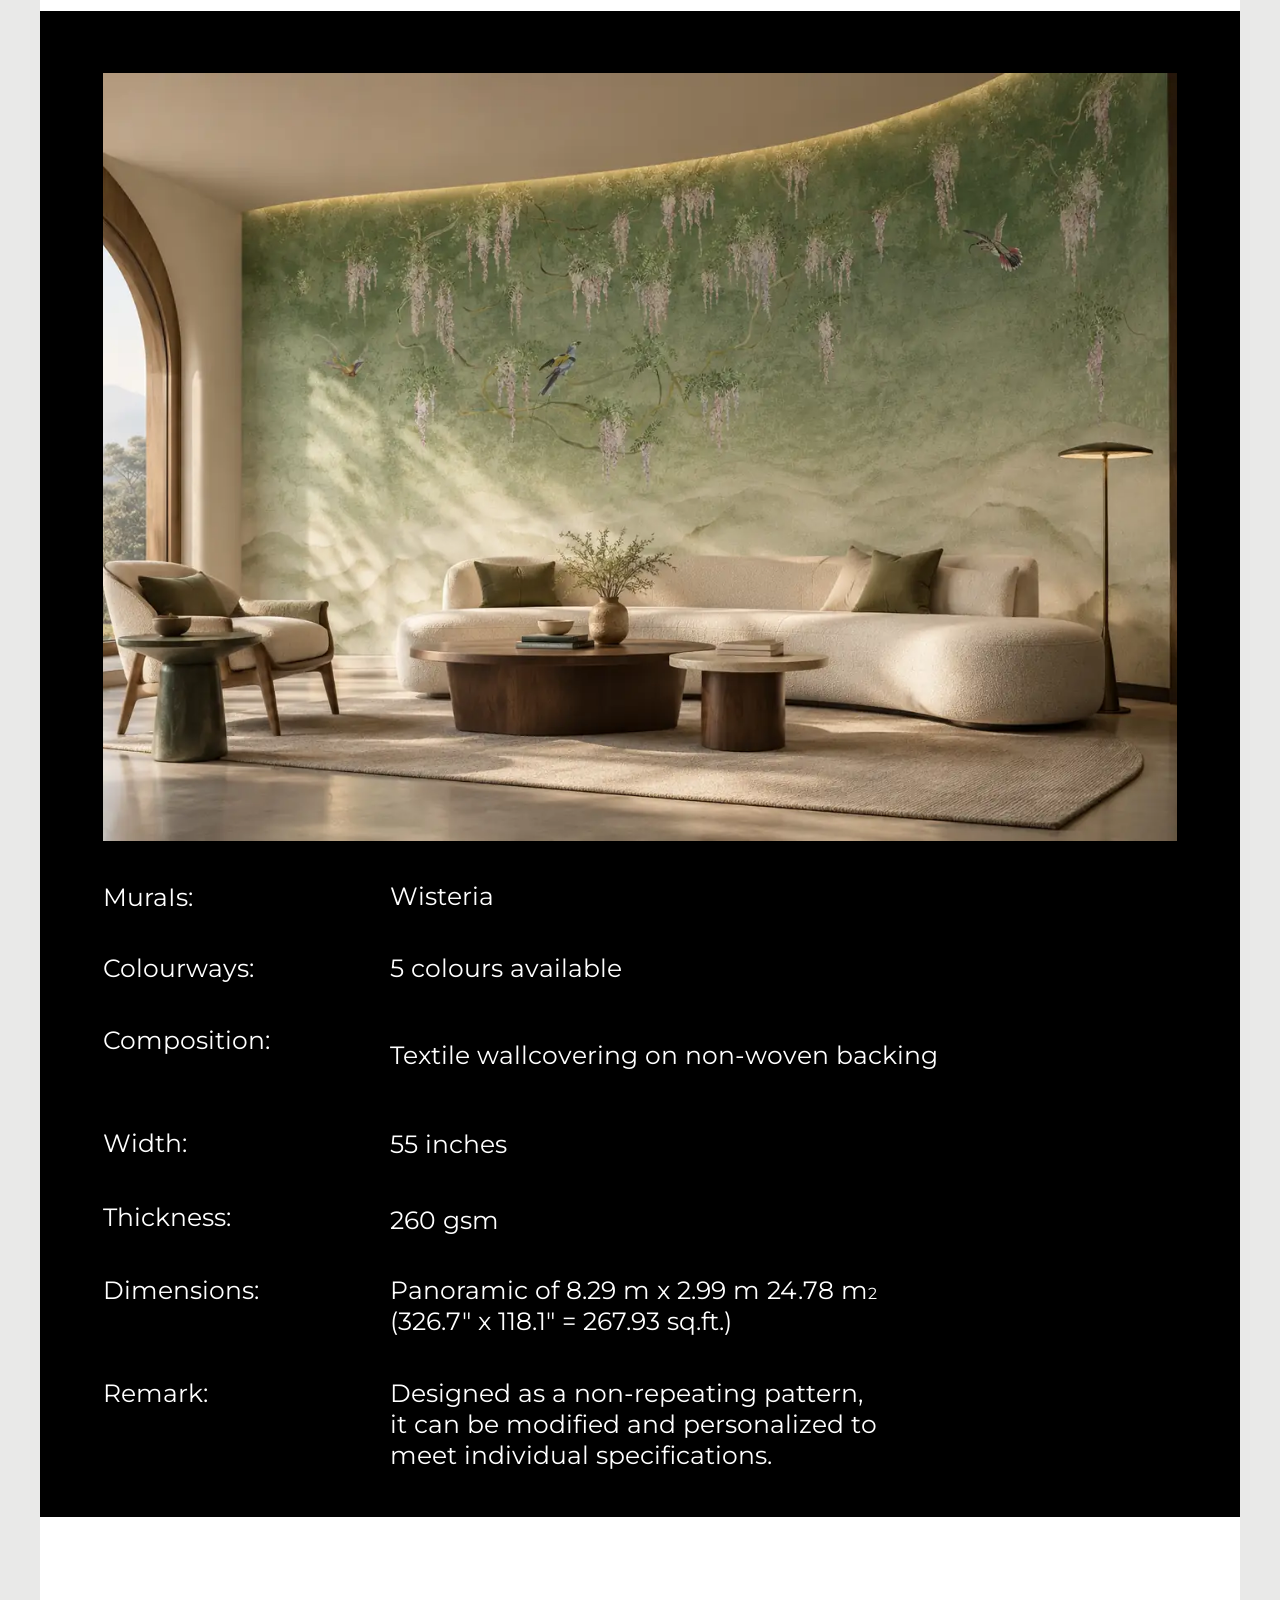
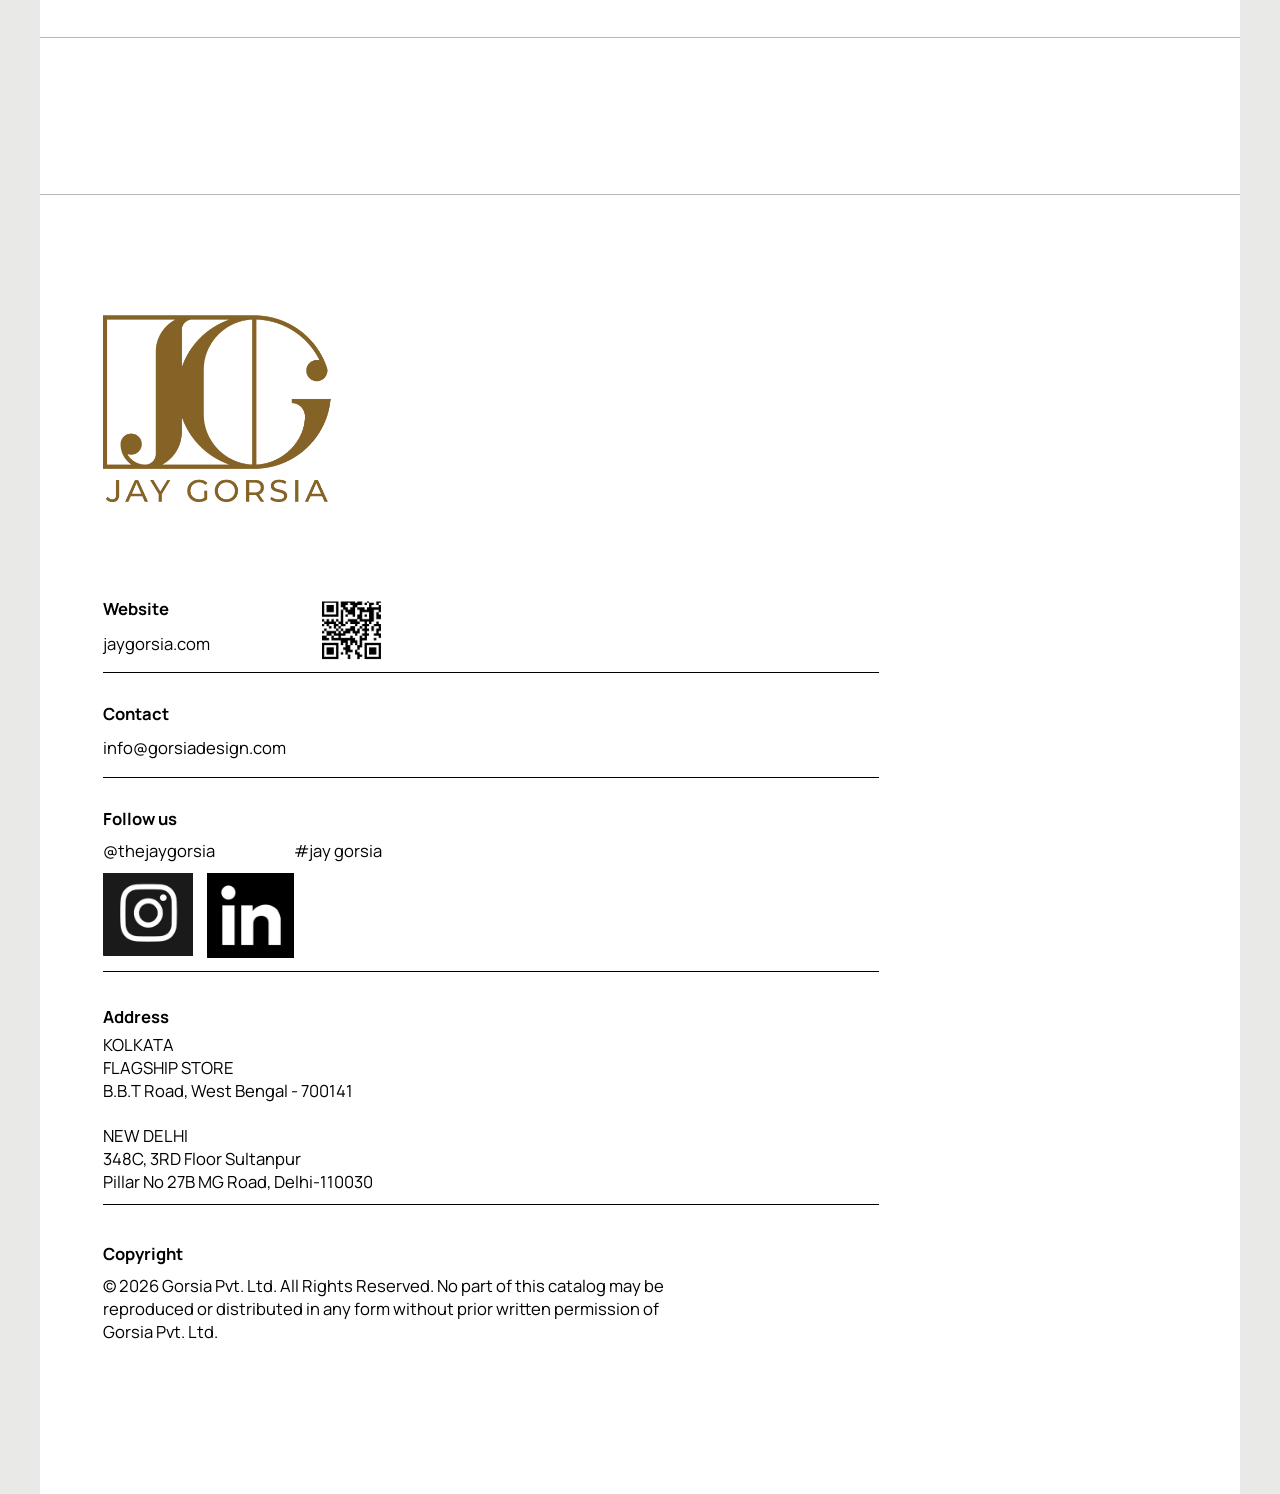
<file: wisteria.html>
<!DOCTYPE html>
<html lang="en"><head><meta charset="utf-8">
<meta name="viewport" content="width=device-width, initial-scale=1">
<title>Mural WISTERIA – Jay Gorsia Wallpapers</title>
<link href="https://fonts.googleapis.com/css2?family=Inria+Serif&family=Manrope:wght@400;700&family=Montserrat:wght@300;400;500;700&display=swap" rel="stylesheet">
<link rel="stylesheet" href="assets/style.css">
</head><body>
<main class="page" data-figma="420:2263" style="aspect-ratio:1440/13313">
<a class="back" href="index.html" style="left:8.4028%;top:0.4657%">← The Collection</a>
<div class="t" style="left:8.4028%;top:1.0065%;width:13.9583%;--fs:34;line-height:1.0294;letter-spacing:calc(4.76*100cqw/1440)">BESPOKE</div>
<div class="t" style="left:8.4028%;top:1.2694%;width:13.9583%;--fs:21;line-height:1.0952;letter-spacing:calc(.42*100cqw/1440);font-weight:700">WALLCOVERINGS</div>
<div class="t c" style="left:44.2361%;top:1.4422%;width:11.6667%;--fs:57;line-height:1.193">Mural</div>
<h1 class="t c" style="left:0;top:1.8553%;width:100%;--fs:86;line-height:1.1512;font-weight:500">WISTERIA</h1>
<div class="i" style="left:8.4028%;top:3.0121%;width:83.2639%;height:5.7838%"><img alt="" class="f" src="images/wisteria-hero.webp" decoding="async" fetchpriority="high"></div>
<div class="t w" style="left:8.4028%;top:8.9461%;width:53.125%;--fs:20;line-height:1.22">Cascading wisteria blooms drift gracefully across a soft textured backdrop, creating a tranquil and romantic composition. Delicate petals, gentle hues, and botanical elegance bring a timeless charm that complements both modern and classic interiors.</div>
<div class="i n" style="left:8.4028%;top:61.0681%;width:83.2639%;height:4.4092%"><div class="r" style="width:48.9575%;height:204.2589%"><img alt="" style="width:831.7%;height:145.5%;left:-377.4%;top:-22.72%" src="images/wisteria-diagram.webp" loading="lazy" decoding="async"></div></div>
<div class="i n" style="left:8.4028%;top:65.7327%;width:83.2639%;height:0.3981%"><div class="r" style="width:4.4204%;height:2262.2642%"><img alt="" style="width:9048.78%;height:143.72%;left:-5410.73%;top:-21.86%" src="images/valley-flowers-diagram.webp" loading="lazy" decoding="async"></div></div>
<div class="i" style="left:8.4722%;top:11.5601%;width:43.2639%;height:12.4089%"><img alt="" style="width:187.4%;height:100%;left:-14.32%;top:0%" src="images/home-wisteria-3.webp" loading="lazy" decoding="async"></div>
<div class="i" style="left:56.0417%;top:18.5308%;width:35.5556%;height:5.4383%"><img alt="" class="f" src="images/e46f74dc-594f-4e1a-8f4c-22fc22f63abe.webp" loading="lazy" decoding="async"></div>
<div class="i" style="left:8.4722%;top:26.5305%;width:83.125%;height:2.8619%"><img alt="" class="f" src="images/wisteria-cw-custom-placement.webp" loading="lazy" decoding="async"></div>
<div class="i" style="left:8.3333%;top:32.3969%;width:83.2639%;height:3.3201%"><img alt="" class="f" src="images/wisteria-cw-og-without-birds.webp" loading="lazy" decoding="async"></div>
<div class="i" style="left:8.3333%;top:38.9769%;width:83.2639%;height:3.3201%"><img alt="" class="f" src="images/wisteria-cw-og.webp" loading="lazy" decoding="async"></div>
<div class="i" style="left:8.4722%;top:45.557%;width:83.125%;height:3.3201%"><img alt="" class="f" src="images/wisteria-cw-silver.webp" loading="lazy" decoding="async"></div>
<div class="i" style="left:8.4028%;top:52.137%;width:83.125%;height:3.3201%"><img alt="" class="f" src="images/wisteria-cw-tan.webp" loading="lazy" decoding="async"></div>
<div class="bx" style="left:35%;top:65.6877%;width:36.7361%;height:0.4432%"></div>
<div class="bx" style="left:21.875%;top:65.0642%;width:9.1667%;height:0.2854%"></div>
<div class="bx" style="left:9.7917%;top:65.0642%;width:9.1667%;height:0.2854%"></div>
<div class="bx" style="left:33.9583%;top:65.0642%;width:9.1667%;height:0.2854%"></div>
<div class="bx" style="left:45.4861%;top:65.0642%;width:9.1667%;height:0.2854%"></div>
<div class="bx" style="left:57.5694%;top:65.0642%;width:9.1667%;height:0.2854%"></div>
<div class="bx" style="left:69.7917%;top:65.0642%;width:9.1667%;height:0.2854%"></div>
<div class="bx" style="left:81.0417%;top:65.0642%;width:9.1667%;height:0.2854%"></div>
<div class="t c k" style="left:42.8472%;top:65.8304%;width:14.375%;--fs:20;line-height:1.35">853.44 cm ( 336" )</div>
<div class="t k" style="left:11.1806%;top:65.1393%;width:6.3889%;--fs:12;line-height:1.5">121.92 cm (48")</div>
<div class="t k" style="left:23.2639%;top:65.1393%;width:6.3889%;--fs:12;line-height:1.5">121.92 cm (48")</div>
<div class="t k" style="left:35.3472%;top:65.1393%;width:6.3889%;--fs:12;line-height:1.5">121.92 cm (48")</div>
<div class="t k" style="left:47.2222%;top:65.1393%;width:6.3889%;--fs:12;line-height:1.5">121.92 cm (48")</div>
<div class="t k" style="left:59.0972%;top:65.1393%;width:6.3889%;--fs:12;line-height:1.5">121.92 cm (48")</div>
<div class="t k" style="left:70.6944%;top:65.1393%;width:6.3889%;--fs:12;line-height:1.5">121.92 cm (48")</div>
<div class="t k" style="left:82.7083%;top:65.1393%;width:6.3889%;--fs:12;line-height:1.5">121.92 cm (48")</div>
<div class="t c k" style="left:40.9028%;top:66.3412%;width:18.1944%;--fs:23;line-height:1.4783">Non-Repeatable Mural</div>
<div class="t w" style="left:56.0417%;top:18.05%;width:33.125%;--fs:20;line-height:1.22">Cascading wisteria blooms and soft hues create a timeless, romantic backdrop.</div>
<div class="t c" style="left:34.1667%;top:29.4674%;width:31.7361%;--fs:20;line-height:1.2">CUSTOM PLACEMENT-WISTERIA AS PER SITE</div>
<div class="t c" style="left:39.0972%;top:35.7921%;width:21.8056%;--fs:20;line-height:1.2">WISTERIA-OG WITHOUT BIRDS</div>
<div class="t c" style="left:45.1389%;top:42.3721%;width:9.7222%;--fs:20;line-height:1.2">WISTERIA-OG</div>
<div class="t c" style="left:43.8194%;top:48.9522%;width:12.3611%;--fs:20;line-height:1.2">WISTERIA-SILVER</div>
<div class="t c" style="left:44.8611%;top:55.5322%;width:10.2778%;--fs:20;line-height:1.2">WISTERIA-TAN</div><div class="t c k" style="left:43.7500%;top:60.8127%;width:12.5000%;--fs:20;line-height:1.2">WISTERIA-VIOLET</div>
<div class="blk" style="left:0%;top:72.2076%;width:100%;height:13.5732%"></div>
<div class="i" style="left:5.2778%;top:72.771%;width:89.5139%;height:6.9181%"><img alt="" class="f" src="images/wisteria-spec.webp" loading="lazy" decoding="async"></div>
<div class="t wh" style="left:5.2778%;top:80.0646%;width:13.5417%;--fs:30;line-height:1.2">MuraIs:</div>
<div class="t wh" style="left:29.1667%;top:80.0796%;width:48.6111%;--fs:30;line-height:1.0333">Wisteria</div>
<div class="t wh" style="left:5.2778%;top:80.7031%;width:13.5417%;--fs:30;line-height:1.2">Colourways:</div>
<div class="t wh" style="left:29.1667%;top:80.7106%;width:48.6111%;--fs:30;line-height:1.1667">5 colours available</div>
<div class="t wh" style="left:5.2778%;top:81.3491%;width:13.5417%;--fs:30;line-height:1.2">Composition:</div>
<div class="t wh" style="left:29.1667%;top:81.3491%;width:48.6111%;--fs:30;line-height:2.4667">Textile wallcovering on non-woven backing</div>
<div class="t wh" style="left:5.2778%;top:82.2805%;width:13.5417%;--fs:30;line-height:1.2">Width:</div>
<div class="t wh" style="left:29.1667%;top:82.3105%;width:48.6111%;--fs:30;line-height:1.0333">55 inches</div>
<div class="t wh" style="left:5.2778%;top:82.949%;width:13.5417%;--fs:30;line-height:1.2">Thickness:</div>
<div class="t wh" style="left:29.1667%;top:82.9866%;width:48.6111%;--fs:30;line-height:1.0667">260 gsm</div>
<div class="t wh" style="left:5.2778%;top:83.6025%;width:13.5417%;--fs:30;line-height:1.2">Dimensions:</div>
<div class="t wh" style="left:29.1667%;top:83.6025%;width:48.6111%;--fs:30;line-height:1.2333">Panoramic of 8.29 m x 2.99 m 24.78 m<span class="s">2</span>
(326.7" x 118.1" = 267.93 sq.ft.)</div>
<div class="t wh" style="left:5.2778%;top:84.5339%;width:13.5417%;--fs:30;line-height:1.2">Remark:</div>
<div class="t wh" style="left:29.1667%;top:84.5339%;width:48.6111%;--fs:30;line-height:1.2333">Designed as a non-repeating pattern,
it can be modified and personalized to
meet individual specifications.</div>
<div class="hr g" style="left:0%;top:86.8625%;width:100%;height:0%"></div>
<div class="hr g" style="left:0%;top:88.2821%;width:100%;height:0%"></div>
<div class="i" style="left:5.2778%;top:89.3638%;width:19.0278%;height:1.6976%"><img alt="" style="width:200.2%;height:262.43%;left:-0.1%;top:-162.43%" src="images/853ff2c4-60c0-4424-809c-5003fb65309c.webp" loading="lazy" decoding="async"></div>
<div class="i n" style="left:23.4722%;top:91.9477%;width:4.9306%;height:0.5258%;transform:scaleY(-1)"><img alt="QR" class="f" src="images/06fa7504-af35-4e3b-932e-40bd4d989556.png" loading="lazy" decoding="async"></div>
<div class="t k m b" style="left:5.2778%;top:91.8876%;width:22.9167%;--fs:20;line-height:1.8">Website</div>
<div class="t k m" style="left:5.2778%;top:92.1881%;width:13.4028%;--fs:20;line-height:2"><a href="https://jaygorsia.com/intro/" target="_blank" rel="noopener">jaygorsia.com</a></div>
<div class="t k m b" style="left:5.2778%;top:92.8491%;width:22.9167%;--fs:20;line-height:1.6">Contact</div>
<div class="t k m" style="left:5.2778%;top:93.1195%;width:22.9167%;--fs:20;line-height:2.05">info@gorsiadesign.com</div>
<div class="t k m b" style="left:5.2778%;top:93.788%;width:22.9167%;--fs:20;line-height:1.65">Follow us</div>
<div class="t k m" style="left:5.2778%;top:94.066%;width:22.9167%;--fs:20;line-height:1.8">@thejaygorsia</div>
<div class="t k m" style="left:21.1806%;top:94.066%;width:22.9167%;--fs:20;line-height:1.8">#jay gorsia</div>
<a class="i n" href="https://www.instagram.com/thejaygorsia/" target="_blank" rel="noopener" style="left:5.2778%;top:94.404%;width:7.5139%;height:0.7436%"><img alt="Instagram" style="width:503.97%;height:372.35%;left:-46.86%;top:-50.65%" src="images/953dd919-89e7-4893-8965-abc6da97ef3d.webp" loading="lazy" decoding="async"></a>
<a class="i n" href="https://www.linkedin.com/company/jay-gorsia/posts/" target="_blank" rel="noopener" style="left:13.9583%;top:94.404%;width:7.2222%;height:0.7662%"><img alt="LinkedIn" style="width:189.29%;height:193.69%;left:-44.64%;top:-48.01%" src="images/f23d51f9-d864-4594-9c83-29731ed79941.webp" loading="lazy" decoding="async"></a>
<div class="t k m b" style="left:5.2778%;top:95.5833%;width:22.9167%;--fs:20;line-height:1.6">Address</div>
<div class="t k m" style="left:5.2778%;top:95.8537%;width:34.0972%;--fs:20;line-height:1.366">KOLKATA
FLAGSHIP STORE
B.B.T Road, West Bengal - 700141

NEW DELHI
348C, 3RD Floor Sultanpur
Pillar No 27B MG Road, Delhi-110030</div>
<div class="t k m b" style="left:5.2778%;top:97.6865%;width:22.9167%;--fs:20;line-height:2.05">Copyright</div>
<div class="t w k m" style="left:5.2778%;top:98.0245%;width:49.5139%;--fs:20;line-height:1.366">© 2026 Gorsia Pvt. Ltd. All Rights Reserved. No part of this catalog may be reproduced or distributed in any form without prior written permission of Gorsia Pvt. Ltd.</div>
<div class="hr b" style="left:5.2778%;top:92.5937%;width:64.6528%;height:0%"></div>
<div class="hr b" style="left:5.2778%;top:93.5401%;width:64.6528%;height:0%"></div>
<div class="hr b" style="left:5.2778%;top:95.2828%;width:64.6528%;height:0%"></div>
<div class="hr b" style="left:5.2778%;top:97.386%;width:64.6528%;height:0%"></div>
</main>
</body></html>
</file>
<file: assets/style.css>
*{box-sizing:border-box;margin:0;padding:0}
:root{--side:#e9e9e8;--page-max:1200px}
html,body{background:var(--side)}
body{color:#000;font-family:'Montserrat',sans-serif;font-weight:400;-webkit-font-smoothing:antialiased}
a{color:inherit}
.page{position:relative;width:100%;max-width:var(--page-max);margin:0 auto;container-type:inline-size;overflow:hidden;background:#fff}
.page>*{position:absolute}
.t{font-size:calc(var(--fs,20)*100cqw/1440);white-space:pre;color:#6f6f6e;font-weight:400}
.t.w{white-space:normal}.t.c{text-align:center}.t.k{color:#000}.t.wh{color:#fff}
.t.m{font-family:'Manrope',sans-serif;font-weight:400}.t.m.b{font-weight:700}
.t a{text-decoration:none}
.t .s{font-size:.645em;vertical-align:baseline}
h1.t{font-weight:500;white-space:nowrap}
.i{overflow:hidden;display:block}
.i img{position:absolute;max-width:none;display:block}
.i img.f{inset:0;width:100%;height:100%;object-fit:cover}
.i.ph{background:#ececec}
.i .r{position:absolute;left:50%;top:50%;transform:translate(-50%,-50%) rotate(90deg);overflow:hidden}
.bx{background:#fff}.blk{background:#000}
.hr{border-top:1px solid #6f6f6e;opacity:.5}.hr.b{border-top-color:#000;opacity:1}.hr.t2{border-top-width:2px}
.card img{opacity:0}.card img.on{opacity:1}
.cap{text-decoration:none;white-space:nowrap}
.dl{display:block;background:#6f6f6f;border-radius:23%;overflow:hidden}
.dl img{position:absolute;left:21.05%;width:57.9%;top:20.5%;display:block}
.back{font-size:calc(16*100cqw/1440);color:#6f6f6e;text-decoration:none;border-bottom:1px solid;white-space:nowrap}
</file>
